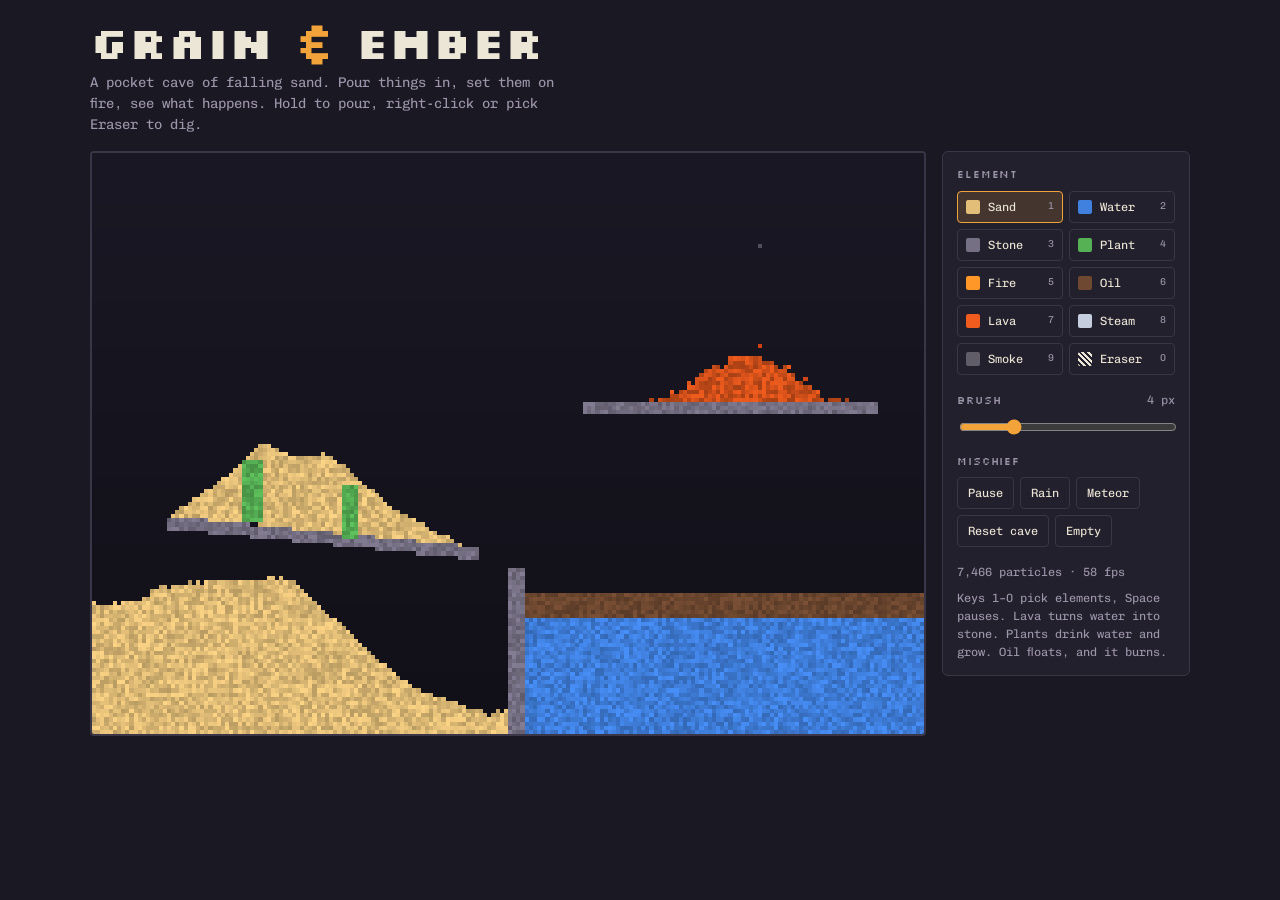
<file: index.html>
<!doctype html>
<html lang="en">
<head>
<meta charset="utf-8">
<meta name="viewport" content="width=device-width, initial-scale=1, viewport-fit=cover">
<title>Grain &amp; Ember</title>
<meta name="claude:viewport-fit-sides" content="cover">
<link rel="stylesheet" href="https://fonts.googleapis.com/css2?family=Silkscreen:wght@400;700&family=Chivo+Mono:wght@400;600&display=swap">
<style>
  /* Layout: a cave viewport with a tool rail on the right that stacks under it on phones */
  :root {
    --bg: #1a1822;
    --panel: #23202d;
    --line: #3a3647;
    --ink: #ece6d6;
    --muted: #9d96ab;
    --accent: #f2a33a;
    --display: "Silkscreen", "Courier New", monospace;
    --body: "Chivo Mono", ui-monospace, Menlo, Consolas, monospace;
    color-scheme: dark;
  }
  * { box-sizing: border-box; }
  body {
    margin: 0;
    background: var(--bg);
    color: var(--ink);
    font: 14px/1.5 var(--body);
    padding-left: max(16px, env(safe-area-inset-left, 0px));
    padding-right: max(16px, env(safe-area-inset-right, 0px));
    padding-block: 20px 32px;
  }
  .wrap { max-width: 1100px; margin: 0 auto; display: grid; gap: 16px; }
  header h1 {
    font-family: var(--display);
    font-weight: 700;
    font-size: clamp(28px, 5vw, 44px);
    line-height: 1;
    margin: 0;
    text-wrap: balance;
  }
  header h1 span { color: var(--accent); }
  header p { margin: 8px 0 0; color: var(--muted); max-width: 62ch; }
  .stage {
    display: grid;
    grid-template-columns: minmax(0, 1fr) 248px;
    gap: 16px;
    align-items: start;
  }
  @media (max-width: 760px) { .stage { grid-template-columns: minmax(0, 1fr); } }
  canvas {
    display: block;
    width: 100%;
    max-width: 100%;
    aspect-ratio: 200 / 140;
    image-rendering: pixelated;
    border: 2px solid var(--line);
    border-radius: 4px;
    background: var(--bg);
    touch-action: none;
    cursor: crosshair;
  }
  .rail {
    display: grid;
    gap: 16px;
    background: var(--panel);
    border: 1px solid var(--line);
    border-radius: 6px;
    padding: 14px;
  }
  .group { display: grid; gap: 8px; }
  .label {
    font-family: var(--display);
    font-size: 11px;
    letter-spacing: .08em;
    text-transform: uppercase;
    color: var(--muted);
  }
  .palette { display: grid; grid-template-columns: 1fr 1fr; gap: 6px; }
  @media (max-width: 760px) {
    .palette { grid-template-columns: repeat(auto-fill, minmax(120px, 1fr)); }
  }
  .el, .btn {
    font: inherit;
    font-size: 12px;
    color: var(--ink);
    background: transparent;
    border: 1px solid var(--line);
    border-radius: 4px;
    cursor: pointer;
  }
  .el {
    display: grid;
    grid-template-columns: 14px 1fr auto;
    align-items: center;
    gap: 8px;
    padding: 6px 8px;
    text-align: left;
  }
  .el i { width: 14px; height: 14px; border-radius: 2px; background: var(--c); }
  .el kbd { font-family: inherit; font-size: 10px; color: var(--muted); }
  .el:hover, .btn:hover { border-color: var(--muted); }
  .el[aria-pressed="true"], .btn[aria-pressed="true"] {
    border-color: var(--accent);
    background: color-mix(in srgb, var(--accent) 16%, transparent);
  }
  .actions { display: flex; flex-wrap: wrap; gap: 6px; }
  .btn { padding: 6px 10px; }
  :focus-visible { outline: 2px solid var(--accent); outline-offset: 2px; }
  input[type="range"] { width: 100%; accent-color: var(--accent); }
  .row { display: flex; justify-content: space-between; align-items: baseline; gap: 8px; }
  .stats, .hint { color: var(--muted); font-size: 12px; }
  .stats { font-variant-numeric: tabular-nums; }
  .hint { margin: 0; }
</style>
</head>
<body>
<div class="wrap">
  <header>
    <h1>Grain <span>&amp;</span> Ember</h1>
    <p>A pocket cave of falling sand. Pour things in, set them on fire, see what happens. Hold to pour, right-click or pick Eraser to dig.</p>
  </header>

  <div class="stage">
    <canvas id="cave" width="200" height="140" aria-label="Falling sand simulation"></canvas>

    <aside class="rail">
      <div class="group">
        <div class="label">Element</div>
        <div class="palette" id="palette"></div>
      </div>

      <div class="group">
        <div class="row">
          <label class="label" for="brush">Brush</label>
          <span class="stats" id="brushVal">4 px</span>
        </div>
        <input id="brush" type="range" min="1" max="14" value="4">
      </div>

      <div class="group">
        <div class="label">Mischief</div>
        <div class="actions">
          <button class="btn" id="pause" type="button" aria-pressed="false">Pause</button>
          <button class="btn" id="rain" type="button" aria-pressed="false">Rain</button>
          <button class="btn" id="meteor" type="button">Meteor</button>
          <button class="btn" id="reset" type="button">Reset cave</button>
          <button class="btn" id="clear" type="button">Empty</button>
        </div>
      </div>

      <div class="group">
        <div class="stats" id="stats">0 particles</div>
        <p class="hint">Keys 1–0 pick elements, Space pauses. Lava turns water into stone. Plants drink water and grow. Oil floats, and it burns.</p>
      </div>
    </aside>
  </div>
</div>

<script>
(() => {
  const W = 200, H = 140, N = W * H;
  const EMPTY = 0, SAND = 1, WATER = 2, STONE = 3, PLANT = 4, FIRE = 5,
        OIL = 6, LAVA = 7, STEAM = 8, SMOKE = 9, ERASE = 99;

  const COLOR = [
    null,
    [226, 190, 120], // sand
    [64, 128, 222],  // water
    [118, 112, 132], // stone
    [86, 176, 84],   // plant
    [255, 150, 40],  // fire
    [110, 72, 48],   // oil
    [240, 92, 30],   // lava
    [196, 206, 222], // steam
    [96, 92, 104],   // smoke
  ];
  const DENS = [0, 8, 4, Infinity, Infinity, 0.3, 3, 6, 0.2, 0.2];
  const SOLID = [false, false, false, true, true, false, false, false, false, false];

  const PALETTE = [
    { id: SAND, name: "Sand", key: "1" },
    { id: WATER, name: "Water", key: "2" },
    { id: STONE, name: "Stone", key: "3" },
    { id: PLANT, name: "Plant", key: "4" },
    { id: FIRE, name: "Fire", key: "5" },
    { id: OIL, name: "Oil", key: "6" },
    { id: LAVA, name: "Lava", key: "7" },
    { id: STEAM, name: "Steam", key: "8" },
    { id: SMOKE, name: "Smoke", key: "9" },
    { id: ERASE, name: "Eraser", key: "0" },
  ];

  const t = new Uint8Array(N);
  const life = new Uint8Array(N);
  const shade = new Uint8Array(N);
  const stamp = new Uint8Array(N);
  const NX = [-1, 0, 1, -1, 1, -1, 0, 1];
  const NY = [-1, -1, -1, 0, 0, 1, 1, 1];
  const rnd = Math.random;

  let frame = 1, tick = 0;
  let current = SAND, brush = 4, paused = false, raining = false;

  const at = (x, y) => (x < 0 || x >= W || y < 0 || y >= H) ? -1 : y * W + x;

  function lifeFor(type) {
    if (type === FIRE) return 40 + rnd() * 40;
    if (type === STEAM) return 80 + rnd() * 80;
    if (type === SMOKE) return 50 + rnd() * 50;
    return 0;
  }
  function setCell(i, type) {
    t[i] = type;
    life[i] = lifeFor(type);
    shade[i] = rnd() * 255;
    stamp[i] = frame;
  }
  function swap(i, j) {
    let a = t[i]; t[i] = t[j]; t[j] = a;
    a = life[i]; life[i] = life[j]; life[j] = a;
    a = shade[i]; shade[i] = shade[j]; shade[j] = a;
    stamp[j] = frame;
  }
  const sinksInto = (type, j) => j >= 0 && !SOLID[t[j]] && DENS[t[j]] < DENS[type];

  // ---- element rules ----
  function fall(x, y, i, type) {
    const d = at(x, y + 1);
    if (sinksInto(type, d) && (t[d] === EMPTY || rnd() < 0.6)) { swap(i, d); return d; }
    const s = rnd() < 0.5 ? -1 : 1;
    const a = at(x + s, y + 1);
    if (sinksInto(type, a)) { swap(i, a); return a; }
    const b = at(x - s, y + 1);
    if (sinksInto(type, b)) { swap(i, b); return b; }
    return -1;
  }

  function flow(x, y, i, type, spread) {
    if (fall(x, y, i, type) >= 0) return;
    const s = rnd() < 0.5 ? -1 : 1;
    let cur = i, cx = x;
    for (let k = 0; k < spread; k++) {
      const n = at(cx + s, y);
      if (!sinksInto(type, n)) break;
      swap(cur, n); cur = n; cx += s;
    }
  }

  function rise(x, y, i) {
    if (--life[i] === 0) {
      setCell(i, t[i] === STEAM && rnd() < 0.35 ? WATER : EMPTY);
      return;
    }
    const j = at(x + ((rnd() * 3) | 0) - 1, y - 1);
    if (j >= 0) {
      const b = t[j];
      if (b === EMPTY || ((b === WATER || b === OIL) && rnd() < 0.3)) { swap(i, j); return; }
    }
    const n = at(x + (rnd() < 0.5 ? -1 : 1), y);
    if (n >= 0 && t[n] === EMPTY) swap(i, n);
  }

  function burn(x, y, i) {
    if (--life[i] === 0) { setCell(i, rnd() < 0.25 ? SMOKE : EMPTY); return; }
    for (let k = 0; k < 8; k++) {
      const j = at(x + NX[k], y + NY[k]);
      if (j < 0) continue;
      const b = t[j];
      if (b === PLANT && rnd() < 0.05) setCell(j, FIRE);
      else if (b === OIL && rnd() < 0.15) { setCell(j, FIRE); life[j] += 30; }
      else if (b === WATER) {
        setCell(i, STEAM);
        if (rnd() < 0.5) setCell(j, STEAM);
        return;
      }
    }
    if (rnd() < 0.4) {
      const j = at(x + ((rnd() * 3) | 0) - 1, y - 1);
      if (j >= 0 && t[j] === EMPTY) swap(i, j);
    }
  }

  function grow(x, y) {
    if (rnd() > 0.1) return;
    const k = (rnd() * 8) | 0;
    const j = at(x + NX[k], y + NY[k]);
    if (j >= 0 && t[j] === WATER && rnd() < 0.3) setCell(j, PLANT);
  }

  function melt(x, y, i) {
    for (let k = 0; k < 8; k++) {
      const j = at(x + NX[k], y + NY[k]);
      if (j < 0) continue;
      const b = t[j];
      if (b === WATER) { setCell(i, STONE); setCell(j, STEAM); return; }
      if ((b === PLANT || b === OIL) && rnd() < 0.1) setCell(j, FIRE);
    }
    const up = at(x, y - 1);
    if (up >= 0 && t[up] === EMPTY && rnd() < 0.003) { setCell(up, FIRE); life[up] = 12; }
    if (rnd() < 0.4) flow(x, y, i, LAVA, 1);
  }

  function step() {
    frame = (frame % 255) + 1;
    for (let y = H - 1; y >= 0; y--) {
      const ltr = ((y + tick) & 1) === 0;
      for (let xi = 0; xi < W; xi++) {
        const x = ltr ? xi : W - 1 - xi;
        const i = y * W + x;
        const type = t[i];
        if (type === EMPTY || stamp[i] === frame) continue;
        switch (type) {
          case SAND: fall(x, y, i, SAND); break;
          case WATER: flow(x, y, i, WATER, 4); break;
          case OIL: flow(x, y, i, OIL, 3); break;
          case LAVA: melt(x, y, i); break;
          case PLANT: grow(x, y); break;
          case FIRE: burn(x, y, i); break;
          case STEAM: case SMOKE: rise(x, y, i); break;
        }
      }
    }
    if (raining) {
      for (let k = 0; k < 3; k++) {
        const j = at((rnd() * W) | 0, 0);
        if (t[j] === EMPTY) setCell(j, WATER);
      }
    }
    tick++;
  }

  // ---- drawing ----
  const canvas = document.getElementById("cave");
  const ctx = canvas.getContext("2d");
  const img = ctx.createImageData(W, H);
  const buf = new Uint32Array(img.data.buffer);
  const pack = (r, g, b) => ((255 << 24) | (b << 16) | (g << 8) | r) >>> 0;
  const BG = [];
  for (let y = 0; y < H; y++) {
    const f = y / H;
    BG.push([26 - 9 * f, 24 - 8 * f, 36 - 12 * f]);
  }
  const BGPACK = BG.map(c => pack(c[0], c[1], c[2]));
  const LUT = COLOR.map(c => {
    if (!c) return null;
    const out = new Uint32Array(256);
    for (let s = 0; s < 256; s++) {
      const f = 0.82 + (s / 255) * 0.3;
      out[s] = pack(Math.min(255, c[0] * f), Math.min(255, c[1] * f), Math.min(255, c[2] * f));
    }
    return out;
  });

  function render() {
    for (let y = 0, i = 0; y < H; y++) {
      const bg = BG[y];
      for (let x = 0; x < W; x++, i++) {
        const type = t[i];
        if (type === EMPTY) { buf[i] = BGPACK[y]; continue; }
        if (type === FIRE) {
          const l = Math.min(1, life[i] / 60);
          buf[i] = pack(255 - 50 * (1 - l), 50 + 170 * l, 20 + 70 * l * l);
        } else if (type === LAVA) {
          const f = 0.85 + 0.15 * Math.sin(tick * 0.08 + shade[i] * 0.1);
          buf[i] = pack(240 * f, 92 * f, 30 * f);
        } else if (type === STEAM || type === SMOKE) {
          const c = COLOR[type], a = Math.min(1, life[i] / 40) * 0.8;
          buf[i] = pack(bg[0] + (c[0] - bg[0]) * a, bg[1] + (c[1] - bg[1]) * a, bg[2] + (c[2] - bg[2]) * a);
        } else {
          buf[i] = LUT[type][shade[i]];
        }
      }
    }
    ctx.putImageData(img, 0, 0);
  }

  // ---- scenes ----
  function fillRect(x0, y0, x1, y1, type, density = 1) {
    for (let y = y0; y <= y1; y++)
      for (let x = x0; x <= x1; x++) {
        const j = at(x, y);
        if (j >= 0 && rnd() < density) setCell(j, type);
      }
  }
  function clearAll() { t.fill(0); life.fill(0); }
  function seed() {
    clearAll();
    for (let x = 18; x <= 92; x++) fillRect(x, 88 + ((x - 18) / 10 | 0), x, 90 + ((x - 18) / 10 | 0), STONE);
    fillRect(118, 60, 188, 62, STONE);
    fillRect(100, 100, 103, H - 1, STONE);
    fillRect(104, 112, W - 1, H - 1, WATER);
    fillRect(104, 106, W - 1, 111, OIL);
    fillRect(36, 74, 40, 88, PLANT);
    fillRect(60, 80, 63, 92, PLANT);
    fillRect(2, 100, 70, H - 1, SAND, 0.92);
    fillRect(30, 40, 70, 70, SAND, 0.5);
    fillRect(146, 48, 168, 59, LAVA);
  }

  function paint(cx, cy, erase) {
    const r = brush, type = erase ? ERASE : current;
    for (let dy = -r; dy <= r; dy++)
      for (let dx = -r; dx <= r; dx++) {
        if (dx * dx + dy * dy > r * r) continue;
        const j = at(cx + dx, cy + dy);
        if (j < 0) continue;
        if (type === ERASE) { t[j] = EMPTY; continue; }
        if (type === STONE || type === PLANT) {
          if (!SOLID[t[j]]) setCell(j, type);
        } else if (t[j] === EMPTY && rnd() < 0.45) {
          setCell(j, type);
        }
      }
  }

  // ---- pointer input ----
  let pointer = null; // { x, y, erase }
  function cellFrom(e) {
    const r = canvas.getBoundingClientRect();
    return {
      x: Math.floor((e.clientX - r.left - canvas.clientLeft) / canvas.clientWidth * W),
      y: Math.floor((e.clientY - r.top - canvas.clientTop) / canvas.clientHeight * H),
    };
  }
  canvas.addEventListener("pointerdown", e => {
    canvas.setPointerCapture(e.pointerId);
    const c = cellFrom(e);
    pointer = { ...c, erase: e.button === 2 };
    paint(c.x, c.y, pointer.erase);
  });
  canvas.addEventListener("pointermove", e => {
    if (!pointer) return;
    const c = cellFrom(e);
    const steps = Math.max(Math.abs(c.x - pointer.x), Math.abs(c.y - pointer.y), 1);
    for (let s = 1; s <= steps; s++) {
      paint(Math.round(pointer.x + (c.x - pointer.x) * s / steps),
            Math.round(pointer.y + (c.y - pointer.y) * s / steps), pointer.erase);
    }
    pointer.x = c.x; pointer.y = c.y;
  });
  const lift = () => { pointer = null; };
  canvas.addEventListener("pointerup", lift);
  canvas.addEventListener("pointercancel", lift);
  canvas.addEventListener("contextmenu", e => e.preventDefault());

  // ---- controls ----
  const paletteEl = document.getElementById("palette");
  const buttons = new Map();
  for (const p of PALETTE) {
    const b = document.createElement("button");
    b.type = "button";
    b.className = "el";
    b.id = "el-" + p.name.toLowerCase();
    const c = p.id === ERASE ? [26, 24, 36] : COLOR[p.id];
    b.style.setProperty("--c", `rgb(${c})`);
    if (p.id === ERASE) b.style.setProperty("--c", "repeating-linear-gradient(45deg, #ece6d6 0 2px, transparent 2px 4px)");
    b.innerHTML = `<i></i><span>${p.name}</span><kbd>${p.key}</kbd>`;
    b.addEventListener("click", () => choose(p.id));
    paletteEl.appendChild(b);
    buttons.set(p.id, b);
  }
  function choose(id) {
    current = id;
    for (const [k, b] of buttons) b.setAttribute("aria-pressed", String(k === id));
  }
  choose(SAND);

  const brushEl = document.getElementById("brush");
  const brushVal = document.getElementById("brushVal");
  brushEl.addEventListener("input", () => {
    brush = +brushEl.value;
    brushVal.textContent = brush + " px";
  });

  const pauseBtn = document.getElementById("pause");
  const rainBtn = document.getElementById("rain");
  function setPaused(v) {
    paused = v;
    pauseBtn.setAttribute("aria-pressed", String(v));
    pauseBtn.textContent = v ? "Resume" : "Pause";
  }
  pauseBtn.addEventListener("click", () => setPaused(!paused));
  rainBtn.addEventListener("click", () => {
    raining = !raining;
    rainBtn.setAttribute("aria-pressed", String(raining));
  });
  document.getElementById("meteor").addEventListener("click", () => {
    const cx = 20 + ((rnd() * (W - 40)) | 0);
    for (let dy = -4; dy <= 4; dy++)
      for (let dx = -4; dx <= 4; dx++)
        if (dx * dx + dy * dy <= 16) {
          const j = at(cx + dx, 6 + dy);
          if (j >= 0) setCell(j, LAVA);
        }
  });
  document.getElementById("reset").addEventListener("click", seed);
  document.getElementById("clear").addEventListener("click", clearAll);

  document.addEventListener("keydown", e => {
    if (e.target instanceof HTMLInputElement) return;
    const p = PALETTE.find(p => p.key === e.key);
    if (p) { choose(p.id); return; }
    if (e.key === " " && e.target === document.body) { e.preventDefault(); setPaused(!paused); }
  });

  // ---- loop ----
  const statsEl = document.getElementById("stats");
  let lastStat = performance.now(), frames = 0;
  function loop(now) {
    if (pointer) paint(pointer.x, pointer.y, pointer.erase);
    if (!paused) step();
    render();
    frames++;
    if (now - lastStat > 500) {
      let n = 0;
      for (let i = 0; i < N; i++) if (t[i]) n++;
      const fps = Math.round(frames * 1000 / (now - lastStat));
      statsEl.textContent = `${n.toLocaleString()} particles · ${paused ? "paused" : fps + " fps"}`;
      lastStat = now; frames = 0;
    }
    requestAnimationFrame(loop);
  }

  function start(data) {
    if (data && data.t && data.t.length === N) {
      t.set(data.t); life.set(data.life); shade.set(data.shade);
    } else {
      seed();
    }
    if (window.matchMedia("(prefers-reduced-motion: reduce)").matches) setPaused(true);
    requestAnimationFrame(loop);
  }

  const hot = window.claude?.hot;
  if (typeof hot?.snapshot === "function") {
    hot.snapshot(() => ({ t: Array.from(t), life: Array.from(life), shade: Array.from(shade) }));
  }
  if (hot?.ready) hot.ready(start); else start(hot?.data ?? {});
})();
</script>
</body>
</html>
</file>
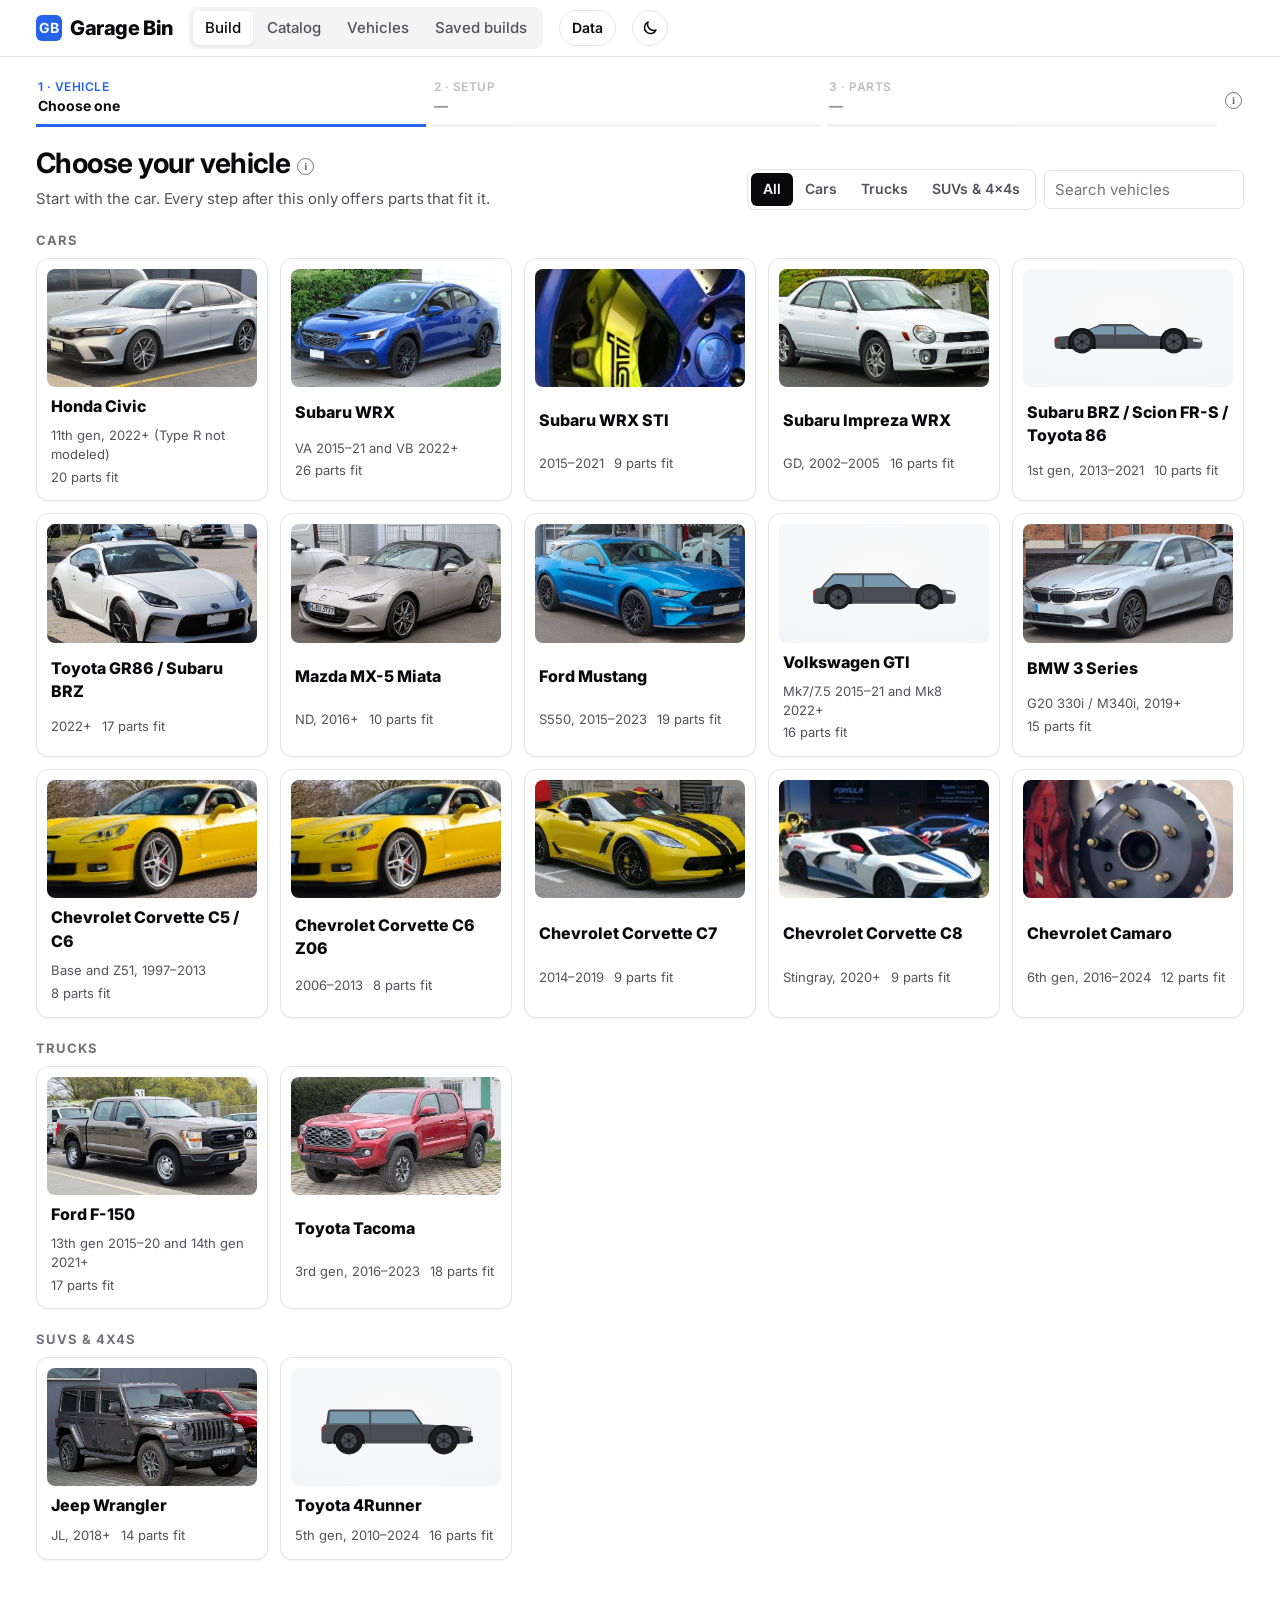
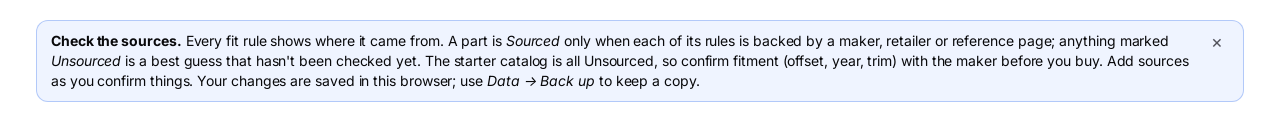
<file: garage/index.html>
<!doctype html>
<html lang="en">
<head>
<meta charset="utf-8">
<meta name="viewport" content="width=device-width, initial-scale=1">
<title>Garage Bin</title>
<link rel="icon" type="image/svg+xml" href="data:image/svg+xml,%3Csvg xmlns=%22http://www.w3.org/2000/svg%22 viewBox=%220 0 64 64%22%3E%3Crect width=%2264%22 height=%2264%22 rx=%2214%22 fill=%22%231f5fd6%22/%3E%3Ctext x=%2232%22 y=%2243%22 text-anchor=%22middle%22 font-family=%22Arial,Helvetica,sans-serif%22 font-size=%2228%22 font-weight=%22800%22 fill=%22%23fff%22%3EGB%3C/text%3E%3C/svg%3E">
<meta name="claude:viewport-fit-sides" content="cover">
<link rel="stylesheet" href="https://fonts.googleapis.com/css2?family=Inter:wght@400;500;600;700;800&display=swap">
<style>
  /* Layout: a product-customizer studio (stage + option rail + slot strip) over a plain parts database */
  :root {
    --bg: #f0f3f8;
    --panel: #ffffff;
    --panel-2: #f6f8fb;
    --ink: #17181a;
    --ink-2: #55585e;
    --ink-3: #8a8d93;
    --line: #dce2eb;
    --accent: #1f5fd6;
    --accent-ink: #ffffff;
    --accent-soft: #e8effc;
    --good: #1f8a4c;
    --bad: #c23a2b;
    --warn: #a86400;
    --stage-a: #ffffff;
    --stage-b: #e2e8f2;
    --gun-edge: rgba(0,0,0,0);
    --steel: #2b2c2f;
    --steel-2: #1c1d1f;
    --cut: #46484c;
    --shadow: 0 1px 2px rgba(0,0,0,.05), 0 8px 24px rgba(0,0,0,.06);
    --font: "Archivo", system-ui, -apple-system, "Segoe UI", sans-serif;
    --cond: "Archivo Narrow", "Arial Narrow", system-ui, sans-serif;
    color-scheme: light;
  }
  @media (prefers-color-scheme: dark) {
    :root:not([data-theme="light"]) {
      --bg: #0f1218;
      --panel: #171b23;
      --panel-2: #1d222c;
      --ink: #f1f0ed;
      --ink-2: #b4b6bb;
      --ink-3: #7c7f85;
      --line: #2a303b;
      --accent: #5b93f5; --accent-soft: #16233d;
      --good: #4cc483;
      --bad: #ff7a66;
      --warn: #f0a640;
      --stage-a: #3d4452;
      --gun-edge: rgba(255,255,255,.28);
      --stage-b: #1e2430;
      --steel: #0e0f10;
      --steel-2: #050506;
      --cut: #3a3c40;
      --shadow: 0 1px 2px rgba(0,0,0,.3), 0 8px 24px rgba(0,0,0,.3);
      color-scheme: dark;
    }
  }
  :root[data-theme="dark"] {
    --bg: #0f1218;
      --panel: #171b23;
      --panel-2: #1d222c;
      --ink: #f1f0ed;
      --ink-2: #b4b6bb;
      --ink-3: #7c7f85;
      --line: #2a303b;
      --accent: #5b93f5; --accent-soft: #16233d;
      --good: #4cc483;
      --bad: #ff7a66;
      --warn: #f0a640;
      --stage-a: #3d4452;
      --gun-edge: rgba(255,255,255,.28);
      --stage-b: #1e2430;
      --steel: #0e0f10;
      --steel-2: #050506;
      --cut: #3a3c40;
      --shadow: 0 1px 2px rgba(0,0,0,.3), 0 8px 24px rgba(0,0,0,.3);
      color-scheme: dark;
  }
  * { box-sizing: border-box; }
  [hidden] { display: none !important; }
  body { margin: 0; background: var(--bg); color: var(--ink); font: 15px/1.45 var(--font); }
  button, input, select, textarea { font: inherit; color: inherit; }
  a { color: inherit; }
  .wrap { max-width: 1240px; margin: 0 auto; padding-left: max(16px, env(safe-area-inset-left, 0px)); padding-right: max(16px, env(safe-area-inset-right, 0px)); }
  body::before { content: ""; position: fixed; inset: 0 0 auto; height: env(safe-area-inset-top, 0px); z-index: 30; background: var(--bg); }

  header.top { position: sticky; top: env(safe-area-inset-top, 0px); z-index: 20; background: color-mix(in srgb, var(--bg) 88%, transparent); backdrop-filter: blur(8px); border-bottom: 1px solid var(--line); }
  header.top .wrap { display: flex; align-items: center; gap: 16px; height: 56px; }
  .logo { font-weight: 800; letter-spacing: -.02em; font-size: 20px; display: flex; align-items: center; gap: 8px; white-space: nowrap; }
  .logo b { display: inline-grid; place-items: center; width: 26px; height: 26px; border-radius: 7px; background: var(--accent); color: var(--accent-ink); font-size: 14px; }
  nav.tabs { display: flex; gap: 2px; overflow-x: auto; scrollbar-width: none; flex: 1; }
  nav.tabs button { border: 0; background: none; padding: 8px 12px; border-radius: 999px; font-weight: 600; color: var(--ink-2); cursor: pointer; white-space: nowrap; }
  nav.tabs button[aria-selected="true"] { background: var(--ink); color: var(--bg); }
  details.menu { position: relative; }
  .themebtn { width: 36px; height: 36px; border-radius: 50%; border: 1px solid var(--line); background: var(--panel); color: var(--ink); display: grid; place-items: center; cursor: pointer; padding: 0; flex: none; }
  .themebtn:hover { border-color: var(--ink-3); }
  details.menu summary { list-style: none; cursor: pointer; padding: 7px 12px; border: 1px solid var(--line); border-radius: 999px; font-weight: 600; font-size: 14px; background: var(--panel); }
  details.menu summary::-webkit-details-marker { display: none; }
  details.menu .pop { position: absolute; right: 0; top: calc(100% + 6px); background: var(--panel); border: 1px solid var(--line); border-radius: 12px; box-shadow: var(--shadow); padding: 6px; min-width: 210px; display: grid; }
  details.menu .pop button { text-align: left; border: 0; background: none; padding: 9px 10px; border-radius: 8px; cursor: pointer; }
  details.menu .pop button:hover { background: var(--panel-2); }
  details.menu .pop hr { border: 0; border-top: 1px solid var(--line); margin: 4px 0; }

  .banner.foot { margin: 0 0 32px; }
  .banner { margin: 14px 0 0; padding: 10px 14px; border-radius: 12px; background: var(--accent-soft); border: 1px solid color-mix(in srgb, var(--accent) 30%, transparent); font-size: 14px; display: flex; gap: 12px; align-items: flex-start; }
  .banner p { margin: 0; flex: 1; }
  .x { border: 0; background: none; cursor: pointer; font-size: 18px; line-height: 1; color: var(--ink-2); padding: 2px 6px; }

  .btn { border: 1px solid var(--line); background: var(--panel); padding: 8px 14px; border-radius: 999px; font-weight: 600; cursor: pointer; font-size: 14px; white-space: nowrap; }
  .btn:hover { border-color: var(--ink-3); }
  .btn.primary { background: var(--accent); border-color: var(--accent); color: var(--accent-ink); }
  .btn.dark { background: var(--ink); border-color: var(--ink); color: var(--bg); }
  .btn.small { padding: 5px 10px; font-size: 13px; }
  .btn.danger { color: var(--bad); }
  .btn.dangerfill { background: var(--bad); border-color: var(--bad); color: var(--bg); }
  .muted { color: var(--ink-2); }
  .faint { color: var(--ink-3); }
  .badge { display: inline-block; font: 600 11px/1 var(--cond); letter-spacing: .04em; text-transform: uppercase; padding: 4px 6px; border-radius: 5px; background: var(--panel-2); border: 1px solid var(--line); color: var(--ink-2); vertical-align: 1px; }
  .badge.ok { color: var(--good); border-color: color-mix(in srgb, var(--good) 40%, transparent); }
  .chip { display: inline-block; padding: 3px 9px; border-radius: 999px; background: var(--panel-2); border: 1px solid var(--line); font-size: 12.5px; margin: 0 4px 4px 0; cursor: pointer; }
  .chip:hover { border-color: var(--ink-3); }
  .price { font-weight: 700; font-variant-numeric: tabular-nums; }
  .est { font-weight: 600; color: var(--ink-2); font-variant-numeric: tabular-nums; }

  input[type=text], input[type=number], input[type=date], input[type=url], input[type=search], select, textarea {
    background: var(--panel); border: 1px solid var(--line); border-radius: 10px; padding: 8px 10px; min-width: 0; width: 100%;
  }
  input:focus, select:focus, textarea:focus, button:focus-visible { outline: 2px solid var(--accent); outline-offset: 1px; }
  label.f { display: grid; gap: 4px; font-size: 13px; font-weight: 600; color: var(--ink-2); }

  main { padding: 16px 0 60px; }

  /* ---------- Build (customizer) ---------- */
  .build-head { display: flex; flex-wrap: wrap; gap: 12px; align-items: end; margin-bottom: 14px; }
  .build-head .f { flex: 1 1 220px; }
  .total { margin-left: auto; text-align: right; }
  .total .amt { font-size: 30px; font-weight: 800; letter-spacing: -.02em; line-height: 1; font-variant-numeric: tabular-nums; }
  .total .sub { font-size: 12.5px; color: var(--ink-2); margin-top: 4px; }
  .build-main { display: grid; grid-template-columns: minmax(0, 1fr) 360px; grid-template-areas: "stage picker" "strip strip"; gap: 16px; }
  .build-main .stage { grid-area: stage; }
  .build-main .picker { grid-area: picker; }
  .build-main .strip { grid-area: strip; }
  .stage { position: relative; border-radius: 20px; background: radial-gradient(120% 90% at 50% 35%, var(--stage-a), var(--stage-b)); box-shadow: var(--shadow); overflow: hidden; min-height: 320px; display: grid; }
  #svgHost, #setupHost { align-self: center; }
  .stage svg { width: 100%; height: auto; display: block; align-self: center; filter: drop-shadow(0 0 1.5px var(--gun-edge)); }
  .stage .floor { position: absolute; left: 10%; right: 10%; bottom: 8%; height: 18px; border-radius: 50%; background: radial-gradient(closest-side, rgba(0,0,0,.18), transparent); filter: blur(2px); pointer-events: none; }
  .stage .tag { position: absolute; left: 16px; top: 14px; font: 700 12px/1 var(--cond); letter-spacing: .08em; text-transform: uppercase; color: var(--ink-3); }
  .stage .tag strong { display: block; font: 800 22px/1.1 var(--font); letter-spacing: -.02em; text-transform: none; color: var(--ink); margin-top: 4px; }

  svg .base { transition: fill .35s ease; }
  svg .fin-a { fill: var(--fin-a, #2a2b2e); }
  svg .fin-b { fill: var(--fin-b, #2a2b2e); }
  svg .steel { fill: var(--steel); }
  svg .steel2 { fill: var(--steel-2); }
  svg .cut { fill: var(--cut); }
  svg .slot { cursor: pointer; }
  svg .slot.picked .tint { stroke: var(--accent); stroke-width: 2.5; }
  svg .slot.active .tint { stroke: var(--accent); stroke-width: 2.5; stroke-dasharray: 6 5; animation: march 1s linear infinite; }
  svg .acc { display: none; }
  svg .acc.on { display: inline; }
  svg .acc.on.fresh { animation: pop .35s ease; }
  svg .acc.ghost { display: inline; opacity: .35; }
  svg .acc.ghost .tint { stroke: var(--accent); stroke-width: 2; stroke-dasharray: 5 4; fill: none !important; }
  svg .acc.ghost .deco { display: none; }
  @keyframes march { to { stroke-dashoffset: -22; } }
  @keyframes pop { from { opacity: 0; transform: translateY(-6px); } to { opacity: 1; transform: none; } }
  svg .pin { cursor: pointer; }
  svg .pin circle { fill: var(--panel); stroke: var(--ink); stroke-width: 1.5; }
  svg .pin text { font: 700 12px var(--font); fill: var(--ink); text-anchor: middle; dominant-baseline: central; pointer-events: none; }
  svg .pin.done circle { fill: var(--ink); }
  svg .pin.done text { fill: var(--bg); }
  svg .pin.active circle { fill: var(--accent); stroke: var(--accent); }
  svg .pin.active text { fill: #fff; }
  svg .pin.empty { opacity: .45; }

  .picker { background: var(--panel); border-radius: 20px; box-shadow: var(--shadow); display: flex; flex-direction: column; min-height: 0; max-height: 640px; }
  .picker-head { padding: 14px 16px 10px; border-bottom: 1px solid var(--line); display: flex; align-items: center; gap: 8px; }
  .picker-head .step { font: 700 12px/1 var(--cond); letter-spacing: .08em; text-transform: uppercase; color: var(--ink-3); }
  .picker-head h2 { margin: 3px 0 0; font-size: 20px; letter-spacing: -.01em; }
  .picker-head .nav { margin-left: auto; display: flex; gap: 6px; }
  .round { width: 34px; height: 34px; border-radius: 50%; border: 1px solid var(--line); background: var(--panel); cursor: pointer; font-size: 16px; display: grid; place-items: center; }
  .round:disabled { opacity: .35; cursor: default; }
  .options { overflow-y: auto; padding: 10px; display: grid; gap: 8px; align-content: start; }
  .opt { text-align: left; border: 1.5px solid var(--line); background: var(--panel); border-radius: 14px; padding: 10px 12px; cursor: pointer; display: grid; grid-template-columns: 1fr auto; gap: 2px 10px; }
  .opt:hover { border-color: var(--ink-3); }
  .opt[aria-pressed="true"] { border-color: var(--accent); background: var(--accent-soft); box-shadow: inset 0 0 0 1px var(--accent); }
  .opt .brand { font: 700 11.5px/1.2 var(--cond); letter-spacing: .06em; text-transform: uppercase; color: var(--ink-3); }
  .opt .name { font-weight: 700; grid-column: 1; }
  .opt .meta { grid-column: 1 / -1; font-size: 12.5px; color: var(--ink-2); }
  .opt .p { grid-row: 1 / span 2; grid-column: 2; text-align: right; align-self: center; }
  .opt .p small { display: block; font-size: 11.5px; color: var(--ink-3); font-weight: 500; }
  .opt .more { grid-column: 1 / -1; font-size: 12.5px; color: var(--accent); text-decoration: underline; cursor: pointer; justify-self: start; background: none; border: 0; padding: 2px 0 0; }
  .empty-slot { padding: 18px 12px; text-align: center; color: var(--ink-2); font-size: 14px; }
  .swatches { display: flex; flex-wrap: wrap; gap: 10px; padding: 4px 2px 10px; }
  .sw { width: 44px; height: 44px; border-radius: 50%; border: 2px solid var(--panel); box-shadow: 0 0 0 1px var(--line); cursor: pointer; position: relative; }
  .sw[aria-pressed="true"] { box-shadow: 0 0 0 2px var(--accent); }
  .sw-label { font-size: 13px; font-weight: 600; color: var(--ink-2); margin: 6px 2px 2px; }

  .strip { display: flex; gap: 8px; overflow-x: auto; padding: 0 2px 4px; margin-top: -4px; scrollbar-width: thin; }
  .strip button { flex: 0 0 auto; border: 1.5px solid var(--line); background: var(--panel); border-radius: 999px; padding: 7px 12px 7px 7px; display: flex; gap: 8px; align-items: center; cursor: pointer; font-weight: 600; font-size: 14px; }
  .strip button .n { width: 22px; height: 22px; border-radius: 50%; display: grid; place-items: center; font-size: 12px; background: var(--panel-2); border: 1px solid var(--line); }
  .strip button.done .n { background: var(--ink); color: var(--bg); border-color: var(--ink); }
  .strip button[aria-current="true"] { border-color: var(--accent); }
  .strip button[aria-current="true"] .n { background: var(--accent); color: #fff; border-color: var(--accent); }
  .strip button.empty { opacity: .55; }

  .summary { margin-top: 12px; background: var(--panel); border-radius: 20px; box-shadow: var(--shadow); padding: 6px 16px; }
  .summary .row { display: grid; grid-template-columns: 120px 1fr auto; gap: 12px; padding: 10px 0; border-bottom: 1px solid var(--line); align-items: baseline; }
  .summary .row:last-child { border-bottom: 0; }
  .summary .slotname { font: 700 12px var(--cond); letter-spacing: .06em; text-transform: uppercase; color: var(--ink-3); }
  .summary .none { color: var(--ink-3); }
  .summary .actions { display: flex; flex-wrap: wrap; gap: 8px; padding: 12px 0; justify-content: flex-end; }

  .cfg { display: flex; flex-wrap: wrap; gap: 8px; width: 100%; }
  .cfg:empty { display: none; }
  .cfg .f { flex: 1 1 150px; max-width: 280px; }
  .fit { display: inline-block; font: 600 12px/1.2 var(--font); padding: 4px 8px; border-radius: 999px; white-space: normal; }
  .fit.ok { color: var(--good); background: color-mix(in srgb, var(--good) 12%, transparent); }
  .fit.fix, .fit.warn { color: var(--warn); background: color-mix(in srgb, var(--warn) 13%, transparent); }
  .fit.no, .fit.conflict { color: var(--bad); background: color-mix(in srgb, var(--bad) 12%, transparent); }
  .fit.unknown { color: var(--ink-2); background: var(--panel-2); }
  .opt .fitline { grid-column: 1 / -1; margin-top: 4px; }
  .opt.has-img { grid-template-columns: 64px 1fr auto; column-gap: 12px; }
  .opt.has-img .brand, .opt.has-img .name { grid-column: 2; }
  .opt.has-img .p { grid-column: 3; }
  .opt.has-img .fitline, .opt.has-img .meta, .opt.has-img .more { grid-column: 2 / -1; }
  .opt-img, .cat-img { width: 64px; height: 48px; border-radius: 8px; object-fit: contain; background: #fff; border: 1px solid var(--line); grid-column: 1; grid-row: 1 / span 3; align-self: start; }
  .opt-img.ph, .cat-img.ph { display: grid; place-items: center; background: var(--panel-2); color: var(--ink-3); font: 700 10px var(--cond); letter-spacing: .06em; text-transform: uppercase; }
  .pcell { display: flex; gap: 12px; align-items: flex-start; }
  .cat-img { flex: none; }
  .dlg-photo { margin: 0; display: grid; gap: 4px; justify-items: center; background: #fff; border: 1px solid var(--line); border-radius: 12px; padding: 10px; }
  .dlg-photo img { max-height: 220px; width: auto; max-width: 100%; object-fit: contain; }
  .dlg-photo figcaption { font-size: 12px; color: #6b6e74; justify-self: end; }
  .dlg-photo figcaption a { color: inherit; }
  .opt .brand .fit { text-transform: none; letter-spacing: 0; font: 600 11px/1.2 var(--font); padding: 2px 6px; margin-left: 4px; vertical-align: 1px; }
  .opt .why { font-size: 12.5px; color: var(--ink-2); margin-top: 3px; }
  .opt.nofit { opacity: .72; }
  svg .pin.warn circle { stroke: var(--warn); stroke-width: 3; }
  svg .pin.bad circle { stroke: var(--bad); stroke-width: 3; }
  .strip button.warn .n { background: var(--warn); border-color: var(--warn); color: #fff; }
  .strip button.bad .n { background: var(--bad); border-color: var(--bad); color: #fff; }
  .summary .subhead { font: 700 12px var(--cond); letter-spacing: .08em; text-transform: uppercase; color: var(--ink-3); padding: 14px 0 2px; }
  .cols { display: grid; grid-template-columns: 1fr 1fr; gap: 12px; margin-top: 12px; align-items: start; }
  .panel { background: var(--panel); border-radius: 20px; box-shadow: var(--shadow); padding: 14px 16px 16px; }
  .panel-head { display: flex; align-items: center; gap: 10px; justify-content: space-between; margin-bottom: 8px; }
  .panel-head h3 { margin: 0; font-size: 18px; letter-spacing: -.01em; }
  .issue { display: grid; grid-template-columns: 24px 1fr; gap: 10px; padding: 10px 0; border-bottom: 1px solid var(--line); }
  .issue .ic { width: 24px; height: 24px; border-radius: 50%; display: grid; place-items: center; font-size: 12px; font-weight: 800; color: #fff; }
  .ic.no, .ic.conflict { background: var(--bad); } .ic.fix, .ic.warn { background: var(--warn); } .ic.unknown { background: var(--ink-3); }
  .issue .fixes { display: flex; flex-wrap: wrap; gap: 6px; margin-top: 8px; }
  .plan-meta { display: flex; flex-wrap: wrap; gap: 8px; margin-bottom: 10px; }
  .meta-box { background: var(--panel-2); border: 1px solid var(--line); border-radius: 12px; padding: 8px 12px; flex: 1 1 110px; }
  .meta-box span { display: block; font: 700 11px var(--cond); letter-spacing: .06em; text-transform: uppercase; color: var(--ink-3); }
  .meta-box b { font-size: 15px; }
  .tools { margin-bottom: 6px; } .tools .chip { cursor: default; }
  ol.steps { list-style: none; padding: 0; margin: 0; }
  ol.steps li { display: grid; grid-template-columns: 22px 1fr auto; gap: 10px; padding: 10px 0; border-bottom: 1px solid var(--line); align-items: start; }
  ol.steps li:last-child { border-bottom: 0; }
  ol.steps input { margin-top: 3px; width: 16px; height: 16px; accent-color: var(--accent); }
  ol.steps li.done .txt { text-decoration: line-through; color: var(--ink-3); }
  ol.steps .src { font-size: 12px; color: var(--ink-3); margin-top: 2px; }
  .lvl { display: inline-block; font: 700 11px/1 var(--cond); letter-spacing: .04em; text-transform: uppercase; padding: 4px 6px; border-radius: 5px; white-space: nowrap; }
  .lvl.l1 { color: var(--good); background: color-mix(in srgb, var(--good) 12%, transparent); }
  .lvl.l2 { color: var(--ink-2); background: var(--panel-2); border: 1px solid var(--line); }
  .lvl.l3 { color: var(--warn); background: color-mix(in srgb, var(--warn) 13%, transparent); }
  .lvl.l4 { color: var(--bad); background: color-mix(in srgb, var(--bad) 12%, transparent); }
  .lvl-text.l3 { color: var(--warn); } .lvl-text.l4 { color: var(--bad); }
  .rules ul { margin: 0; padding-left: 18px; display: grid; gap: 4px; font-size: 14px; }
  ol.psteps { margin: 0; padding-left: 20px; display: grid; gap: 8px; font-size: 14px; }
  details.adv summary { cursor: pointer; font-size: 14px; font-weight: 600; color: var(--ink-2); }

  .srcline { font-size: 12.5px; margin-top: 3px; }
  a.srcl { color: var(--good); text-decoration: none; font-weight: 600; white-space: nowrap; }
  a.srcl:hover { text-decoration: underline; }
  a.srcl.bad, .bad-t { color: var(--bad); }
  .coverage { margin-top: 12px; padding-top: 12px; border-top: 1px solid var(--line); display: grid; gap: 4px; }
  .coverage a { color: inherit; }
  .covbar { height: 6px; border-radius: 3px; background: var(--panel-2); border: 1px solid var(--line); overflow: hidden; }
  .covbar span { display: block; height: 100%; background: var(--good); }
  ul.rlist { list-style: none; margin: 0; padding: 0; display: grid; gap: 8px; font-size: 14px; }
  ul.rlist li { display: grid; grid-template-columns: 20px 1fr; gap: 8px; }
  .rs { width: 20px; height: 20px; border-radius: 50%; display: grid; place-items: center; font-size: 11px; font-weight: 800; color: #fff; background: var(--ink-3); }
  .rs.ok { background: var(--good); } .rs.disputed { background: var(--bad); }
  .sources { display: grid; gap: 8px; }
  .src { border: 1px solid var(--line); border-radius: 12px; padding: 10px 12px; display: grid; gap: 4px; }
  .src-top { display: flex; gap: 8px; align-items: center; flex-wrap: wrap; font-weight: 600; }
  .src-top a { flex: 1; min-width: 0; overflow-wrap: anywhere; }
  .src blockquote { margin: 0; padding-left: 10px; border-left: 3px solid var(--line); color: var(--ink-2); font-size: 13.5px; }
  .src-note { font-size: 13px; color: var(--warn); }
  details.addsrc summary { list-style: none; display: inline-block; }
  details.addsrc summary::-webkit-details-marker { display: none; }
  .srcform { display: grid; grid-template-columns: 1fr 1fr; gap: 8px; margin-top: 10px; }
  .srcform .wide { grid-column: 1 / -1; }
  .srcform .cks { display: grid; grid-template-columns: repeat(auto-fill, minmax(180px, 1fr)); gap: 4px 10px; font-size: 14px; }
  .srcform .cks label { display: flex; gap: 6px; align-items: center; }

  .viewseg { position: absolute; top: 12px; right: 12px; z-index: 2; }
  .viewseg button { padding: 5px 11px; font-size: 13px; }
  .stage-cap { position: absolute; left: 16px; right: 16px; bottom: 14px; text-align: center; font-size: 14px; color: var(--ink-2); text-wrap: balance; }
  .stepper { display: flex; gap: 6px; margin: 0 0 16px; overflow-x: auto; scrollbar-width: none; }
  .stepper button { flex: 1 1 0; min-width: 150px; text-align: left; border: 0; border-bottom: 3px solid var(--line); background: none; padding: 6px 2px 8px; cursor: pointer; display: grid; gap: 2px; }
  .stepper button:disabled { cursor: default; opacity: .45; }
  .stepper .k { font: 700 12px var(--cond); letter-spacing: .08em; text-transform: uppercase; color: var(--ink-3); }
  .stepper .v { font-weight: 700; font-size: 14px; white-space: nowrap; overflow: hidden; text-overflow: ellipsis; }
  .stepper button.done { border-bottom-color: var(--ink); }
  .stepper button[aria-current="step"] { border-bottom-color: var(--accent); }
  .stepper button[aria-current="step"] .k { color: var(--accent); }
  .pick-head { display: flex; flex-wrap: wrap; gap: 12px 24px; align-items: end; justify-content: space-between; margin-bottom: 14px; }
  .pick-head h1 { margin: 0; font-size: 28px; letter-spacing: -.02em; text-wrap: balance; }
  .pick-head p { margin: 4px 0 0; }
  .pick-tools { display: flex; gap: 8px; flex-wrap: wrap; align-items: center; }
  .pick-tools input { width: 200px; }
  .seg { display: inline-flex; border: 1px solid var(--line); border-radius: 999px; padding: 3px; background: var(--panel); }
  .seg button { border: 0; background: none; padding: 6px 12px; border-radius: 999px; font-weight: 600; font-size: 14px; color: var(--ink-2); cursor: pointer; }
  .seg button[aria-pressed="true"] { background: var(--ink); color: var(--bg); }
  .pick-grid { display: grid; grid-template-columns: repeat(auto-fill, minmax(230px, 1fr)); gap: 12px; }
  .gun { text-align: left; border: 1.5px solid transparent; background: var(--panel); border-radius: 18px; padding: 10px; box-shadow: var(--shadow); cursor: pointer; display: grid; gap: 8px; }
  .gun:hover { border-color: var(--ink-3); }
  .gun[aria-current="true"] { border-color: var(--accent); }
  .gun .thumb { border-radius: 12px; background: radial-gradient(120% 90% at 50% 35%, var(--stage-a), var(--stage-b)); aspect-ratio: 16 / 9; display: grid; place-items: center; overflow: hidden; }
  .gun .thumb img { width: 100%; height: 100%; object-fit: cover; display: block; }
  .gun .thumb svg { width: 88%; height: auto; filter: drop-shadow(0 0 1.5px var(--gun-edge)); }
  .gun .nm { font-weight: 800; font-size: 16px; padding: 0 4px; }
  .gun .meta { font-size: 13px; color: var(--ink-2); padding: 0 4px 4px; display: flex; flex-wrap: wrap; gap: 4px 10px; }
  .optgroup { display: grid; gap: 6px; padding: 4px 2px 8px; }
  .choices { display: grid; gap: 6px; }
  .choice { text-align: left; border: 1.5px solid var(--line); background: var(--panel); border-radius: 12px; padding: 9px 12px; font-weight: 600; cursor: pointer; }
  .choice:hover { border-color: var(--ink-3); }
  .choice[aria-pressed="true"] { border-color: var(--accent); background: var(--accent-soft); box-shadow: inset 0 0 0 1px var(--accent); }
  .facts { border-top: 1px solid var(--line); padding-top: 10px; display: grid; gap: 4px; font-size: 13.5px; }
  .facts .row { display: flex; gap: 8px; justify-content: space-between; }
  .facts .row span:first-child { color: var(--ink-3); }
  .facts .row span:last-child { text-align: right; }
  .setup-foot { display: flex; gap: 8px; justify-content: space-between; padding: 12px 14px; border-top: 1px solid var(--line); margin-top: auto; }
  .gunchip { display: grid; gap: 1px; flex: 1 1 240px; }
  .gunchip .lbl { font-size: 13px; font-weight: 600; color: var(--ink-2); }
  .gunchip strong { font-size: 20px; letter-spacing: -.01em; }
  .gunchip .muted { font-size: 13.5px; }
  .gunchip .links { display: flex; gap: 14px; margin-top: 2px; }
  .linkbtn { border: 0; background: none; padding: 0; color: var(--accent); font-weight: 600; font-size: 13.5px; cursor: pointer; text-decoration: underline; text-underline-offset: 2px; }

  .tip { width: 17px; height: 17px; border-radius: 50%; border: 1.5px solid currentColor; background: none; color: var(--ink-3); font: 700 11px/1 Georgia, "Times New Roman", serif; display: inline-grid; place-items: center; cursor: help; padding: 0; margin-left: 7px; vertical-align: 3px; flex: none; }
  .tip:hover, .tip[aria-expanded="true"] { color: var(--accent); border-color: var(--accent); }
  #tipPop { position: fixed; z-index: 60; max-width: min(290px, calc(100vw - 24px)); background: var(--ink); color: var(--bg); padding: 9px 12px; border-radius: 10px; font-size: 13.5px; line-height: 1.4; box-shadow: var(--shadow); pointer-events: none; }
  .steptip { display: grid; place-items: center; padding: 0 2px; }
  .stepper .steptip .tip { flex: none; min-width: 0; width: 17px; height: 17px; padding: 0; border: 1.5px solid currentColor; border-radius: 50%; display: inline-grid; place-items: center; margin: 0; }
  #stage.rear { padding-bottom: 34px; }
  .buildbar { position: sticky; top: calc(env(safe-area-inset-top, 0px) + 57px); z-index: 15; display: flex; align-items: center; gap: 14px; padding: 10px 0; margin: -6px 0 14px; background: var(--bg); border-bottom: 1px solid var(--line); }
  .bb-gun { display: grid; min-width: 0; flex: 1 1 auto; line-height: 1.25; }
  .bb-gun strong { font-size: 17px; letter-spacing: -.01em; }
  .bb-cfg { font-size: 13px; color: var(--ink-2); white-space: nowrap; overflow: hidden; text-overflow: ellipsis; }
  .bb-gun .links { display: flex; gap: 12px; }
  .bb-name { width: 200px; flex: 0 1 200px; }
  .bb-fit { border: 0; background: none; padding: 0; cursor: pointer; flex: none; }
  .buildbar .total { margin-left: 0; flex: none; width: auto !important; text-align: right !important; }
  .buildbar .total .amt { font-size: 24px; display: flex; align-items: center; justify-content: flex-end; }
  .buildbar .total .sub { font-size: 12px; margin-top: 2px; }
  .bb-actions { display: flex; gap: 6px; flex: none; }
  .viewbox { position: absolute; top: 12px; right: 12px; z-index: 2; display: flex; align-items: center; }
  .viewbox .viewseg { position: static; }
  .picker-head h2 { display: flex; align-items: center; }
  .mtabs, #pList .mname { display: none; }
  .build-main > * { min-width: 0; }

  /* ---------- Catalog ---------- */
  .toolbar { display: grid; grid-template-columns: 2fr repeat(4, 1fr); gap: 8px; margin-bottom: 10px; }
  .count-row { display: flex; align-items: center; gap: 10px; margin: 4px 0 10px; font-size: 14px; color: var(--ink-2); flex-wrap: wrap; }
  .count-row .btn { margin-left: auto; }
  table.parts { width: 100%; border-collapse: collapse; background: var(--panel); border-radius: 16px; overflow: hidden; box-shadow: var(--shadow); }
  table.parts th { text-align: left; font: 700 12px var(--cond); letter-spacing: .06em; text-transform: uppercase; color: var(--ink-3); padding: 10px 12px; border-bottom: 1px solid var(--line); background: var(--panel-2); }
  table.parts td { padding: 10px 12px; border-bottom: 1px solid var(--line); vertical-align: top; }
  table.parts tr:last-child td { border-bottom: 0; }
  table.parts tbody tr { cursor: pointer; }
  table.parts tbody tr:hover td { background: var(--panel-2); }
  table.parts .pn { font-weight: 700; }
  table.parts .pb { font: 700 11.5px var(--cond); letter-spacing: .06em; text-transform: uppercase; color: var(--ink-3); }
  table.parts .num { text-align: right; white-space: nowrap; }

  /* ---------- Vehicles + builds ---------- */
  .grid { display: grid; grid-template-columns: repeat(auto-fill, minmax(250px, 1fr)); gap: 12px; }
  .card { background: var(--panel); border-radius: 16px; box-shadow: var(--shadow); padding: 14px; display: grid; gap: 6px; align-content: start; }
  .card h3 { margin: 0; font-size: 17px; }
  .card .row { display: flex; gap: 6px; flex-wrap: wrap; margin-top: 6px; }
  h2.sec { font-size: 13px; font: 700 13px var(--cond); letter-spacing: .08em; text-transform: uppercase; color: var(--ink-3); margin: 22px 0 10px; }
  .addbox { background: var(--panel); border-radius: 16px; box-shadow: var(--shadow); padding: 14px; display: grid; grid-template-columns: 2fr 1fr 2fr; gap: 10px; align-items: end; }
  .dots { display: flex; gap: 4px; }
  .dots span { width: 14px; height: 14px; border-radius: 50%; box-shadow: 0 0 0 1px var(--line); }

  /* ---------- Dialogs ---------- */
  dialog { border: 0; border-radius: 20px; padding: 0; width: min(720px, calc(100vw - 24px)); max-height: calc(100vh - 40px); background: var(--panel); color: var(--ink); box-shadow: 0 20px 60px rgba(0,0,0,.35); }
  dialog::backdrop { background: rgba(10,10,12,.5); }
  .dlg-head { padding: 16px 18px 12px; border-bottom: 1px solid var(--line); display: flex; gap: 12px; align-items: flex-start; position: sticky; top: 0; background: var(--panel); z-index: 1; }
  .dlg-head h2 { margin: 2px 0 0; font-size: 21px; letter-spacing: -.01em; }
  .dlg-body { padding: 14px 18px 18px; display: grid; gap: 14px; }
  .dlg-body h4 { margin: 0 0 6px; font: 700 12px var(--cond); letter-spacing: .08em; text-transform: uppercase; color: var(--ink-3); }
  table.prices { width: 100%; border-collapse: collapse; font-size: 14px; }
  table.prices th { text-align: left; font: 700 11.5px var(--cond); letter-spacing: .06em; text-transform: uppercase; color: var(--ink-3); padding: 6px 6px; border-bottom: 1px solid var(--line); }
  table.prices td { padding: 7px 6px; border-bottom: 1px solid var(--line); }
  table.prices tr.best td { background: color-mix(in srgb, var(--good) 10%, transparent); }
  .up { color: var(--bad); font-size: 12.5px; }
  .down { color: var(--good); font-size: 12.5px; }
  .pform { display: grid; grid-template-columns: 1.4fr .8fr 1fr; gap: 8px; align-items: end; }
  .pform .wide { grid-column: span 2; }
  .form-grid { display: grid; grid-template-columns: 1fr 1fr; gap: 10px; }
  .form-grid .full { grid-column: 1 / -1; }
  .fits-box { border: 1px solid var(--line); border-radius: 12px; padding: 10px; display: grid; gap: 8px; max-height: 240px; overflow: auto; }
  .fits-box .grp { font: 700 11.5px var(--cond); letter-spacing: .06em; text-transform: uppercase; color: var(--ink-3); }
  .fits-box .cks { display: grid; grid-template-columns: repeat(auto-fill, minmax(190px, 1fr)); gap: 4px 10px; }
  .fits-box label { display: flex; gap: 6px; align-items: center; font-size: 14px; }
  .dlg-foot { display: flex; gap: 8px; justify-content: flex-end; flex-wrap: wrap; }
  dialog.ask { width: min(440px, calc(100vw - 32px)); }
  .toast { position: fixed; left: 50%; bottom: 20px; transform: translateX(-50%); background: var(--ink); color: var(--bg); padding: 10px 16px; border-radius: 999px; font-weight: 600; font-size: 14px; z-index: 50; box-shadow: var(--shadow); }

  @media (max-width: 899px) {
    .buildbar { gap: 10px; padding: 8px 0; }
    .bb-name, .bb-gun .links, #bbPlan, .buildbar .total .sub, .buildbar .total .tip { display: none; }
    .bb-gun strong { font-size: 15px; }
    .buildbar .total .amt { font-size: 19px; }
    #bParts .build-main .stage { position: sticky; top: calc(env(safe-area-inset-top, 0px) + 57px + 54px); z-index: 5; box-shadow: 0 6px 14px rgba(0,0,0,.08); }
    #bParts .stage svg { max-height: 28vh; width: auto; max-width: 100%; margin: 0 auto; }
    #bParts .stage { padding-top: 30px; padding-bottom: 6px; }
    .stage .tag { top: 10px; } .stage .tag strong { display: none; }
    .viewbox { top: 6px; right: 8px; }
    #bParts .opt .meta { display: none; }
    #bParts .picker { box-shadow: none; background: transparent; }
    #bParts .picker-head { padding: 8px 2px; }
    #bParts .options { padding: 4px 0; }
    .mtabs { display: flex; width: 100%; margin: 14px 0 10px; }
    .mtabs button { flex: 1; }
    .mtabs button[aria-selected="true"] { background: var(--ink); color: var(--bg); }
    #pList .mname { display: grid; padding: 12px 0 4px; }
    #bParts .cols { display: block; margin-top: 0; }
    #bParts[data-mp="list"] #pFit, #bParts[data-mp="list"] #pPlan,
    #bParts[data-mp="fit"] #pList, #bParts[data-mp="fit"] #pPlan,
    #bParts[data-mp="plan"] #pList, #bParts[data-mp="plan"] #pFit { display: none; }
    #bParts .summary { margin-top: 0; }
  }
  @media (max-width: 900px) {
    .build-main { grid-template-columns: 1fr; grid-template-areas: "stage" "strip" "picker"; gap: 10px; }
    .picker { max-height: none; }
    .toolbar { grid-template-columns: 1fr 1fr; }
    .toolbar .q { grid-column: 1 / -1; }
    .addbox { grid-template-columns: 1fr 1fr; }
    .addbox .full { grid-column: 1 / -1; }
    .cols { grid-template-columns: 1fr; }
  }
  @media (max-width: 640px) {
    .logo span { display: none; }
    .total { margin-left: 0; text-align: left; width: 100%; }
    .stage { min-height: 0; border-radius: 16px; padding-top: 34px; }
    svg .pin circle { r: 24px; stroke-width: 2.5; }
    svg .pin text { font-size: 22px; }
    .stage .tag strong { font-size: 17px; }
    .pick-head h1 { font-size: 23px; }
    .pick-tools, .pick-tools input { width: 100%; }
    .seg { width: 100%; } .seg button { flex: 1; padding: 6px 4px; }
    .pick-grid { grid-template-columns: 1fr 1fr; gap: 8px; }
    .gun { padding: 6px; } .gun .nm { font-size: 14px; } .gun .meta { font-size: 12px; }
    .stepper button { min-width: 110px; }
    .summary .row { grid-template-columns: 1fr auto; }
    .summary .slotname { grid-column: 1 / -1; }
    table.parts thead { display: none; }
    table.parts, table.parts tbody, table.parts tr, table.parts td { display: block; width: 100%; }
    table.parts tr { border-bottom: 1px solid var(--line); padding: 8px 0; }
    table.parts td { border: 0; padding: 2px 12px; }
    table.parts td.num { text-align: left; }
    table.parts td.cat::before { content: ""; }
    .pform, .form-grid { grid-template-columns: 1fr; }
    .pform .wide { grid-column: auto; }
  }

  /* ---------- shadcn/ui look (blue theme) ---------- */
  :root {
    --bg: #ffffff; --panel: #ffffff; --panel-2: #f4f4f5; --ink: #09090b; --ink-2: #52525b; --ink-3: #71717a; --line: #e4e4e7;
    --accent: #2563eb; --accent-ink: #f8fafc; --accent-soft: #eff4ff; --stage-a: #fafafa; --stage-b: #f1f3f7;
    --shadow: 0 1px 2px 0 rgba(0,0,0,.05); --radius: 8px;
    --font: "Inter", system-ui, -apple-system, "Segoe UI", sans-serif; --cond: "Inter", system-ui, sans-serif;
  }
  @media (prefers-color-scheme: dark) { :root:not([data-theme="light"]) {
    --bg: #09090b; --panel: #09090b; --panel-2: #18181b; --ink: #fafafa; --ink-2: #a1a1aa; --ink-3: #8b8b94; --line: #27272a;
    --accent: #3b82f6; --accent-ink: #0b1220; --accent-soft: #172036; --stage-a: #1c1f26; --stage-b: #111318; --shadow: none; } }
  :root[data-theme="dark"] {
    --bg: #09090b; --panel: #09090b; --panel-2: #18181b; --ink: #fafafa; --ink-2: #a1a1aa; --ink-3: #8b8b94; --line: #27272a;
    --accent: #3b82f6; --accent-ink: #0b1220; --accent-soft: #172036; --stage-a: #1c1f26; --stage-b: #111318; --shadow: none; }
  body { font-family: var(--font); letter-spacing: -.005em; }
  .stage, .picker, .summary, .panel, .card, .gun, .addbox, .buildbar, dialog { border-radius: 12px !important; border: 1px solid var(--line); box-shadow: var(--shadow) !important; }
  .gun .thumb { border-radius: 8px; }
  .btn { border-radius: var(--radius); font-weight: 500; height: 36px; padding: 0 16px; display: inline-flex; align-items: center; gap: 6px; box-shadow: var(--shadow); transition: background .15s, border-color .15s; }
  .btn:hover { background: var(--panel-2); border-color: var(--line); }
  .btn.small { height: 32px; padding: 0 12px; font-size: 13px; }
  .btn.primary { box-shadow: none; } .btn.primary:hover { background: color-mix(in srgb, var(--accent) 90%, var(--bg)); border-color: transparent; }
  .btn.dark:hover { background: color-mix(in srgb, var(--ink) 90%, var(--bg)); }
  nav.tabs { background: var(--panel-2); padding: 4px; border-radius: var(--radius); flex: 0 1 auto; }
  nav.tabs button { border-radius: 6px; font-weight: 500; padding: 6px 12px; }
  nav.tabs button[aria-selected="true"] { background: var(--bg); color: var(--ink); box-shadow: 0 1px 3px rgba(0,0,0,.1); }
  .seg { border-radius: var(--radius) !important; }
  .seg button { border-radius: 6px !important; }
  input, select, textarea { border-radius: 6px !important; border: 1px solid var(--line) !important; background: transparent; }
  input:focus, select:focus, textarea:focus, button:focus-visible { outline: 2px solid color-mix(in srgb, var(--accent) 45%, transparent); outline-offset: 2px; }
  .opt { border-radius: var(--radius); border-width: 1px; }
  .opt:hover { background: var(--panel-2); }
  .opt[aria-pressed="true"] { background: var(--accent-soft); box-shadow: 0 0 0 1px var(--accent); }
  .fit, .chip, .lvl { border-radius: 6px !important; font-weight: 600; }
  .stage .tag, .picker-head .step, .opt .brand, .summary .slotname, .stepper .k { letter-spacing: .04em; font-weight: 600; }
  .stage .tag strong, h1, h2 { letter-spacing: -.025em; font-weight: 700; }
  .strip button { border-radius: 999px; }
  .banner { border-radius: 12px; }
  .logo b { border-radius: 6px; }
  .gun .thumb { overflow: hidden; }
</style>
</head>
<body>
<header class="top">
  <div class="wrap">
    <div class="logo"><b>GB</b><span>Garage Bin</span></div>
    <nav class="tabs" role="tablist">
      <button role="tab" data-view="build" aria-selected="true">Build</button>
      <button role="tab" data-view="catalog" aria-selected="false">Catalog</button>
      <button role="tab" data-view="firearms" aria-selected="false">Vehicles</button>
      <button role="tab" data-view="builds" aria-selected="false">Saved builds</button>
    </nav>
    <details class="menu" id="dataMenu">
      <summary>Data</summary>
      <div class="pop">
        <button data-act="export-json">Back up everything (JSON)</button>
        <button data-act="export-csv">Parts &amp; prices as CSV</button>
        <button data-act="import-json">Restore from a backup…</button>
        <hr>
        <button data-act="reset" class="danger">Reset to starter data</button>
      </div>
    </details>
    <button type="button" class="themebtn" id="themeBtn" aria-label="Switch to dark mode"></button>
    <input type="file" id="importFile" accept="application/json,.json" hidden>
  </div>
</header>



<main class="wrap">
  <!-- Build -->
  <section id="view-build">
    <nav class="stepper" id="stepper" aria-label="Build steps"></nav>

    <div id="bPick">
      <div class="pick-head">
        <div>
          <h1>Choose your vehicle<button type="button" class="tip" aria-label="More info" data-tip="Every later step only offers parts that fit the vehicle you pick here.">i</button></h1>
          <p class="muted">Start with the car. Every step after this only offers parts that fit it.</p>
        </div>
        <div class="pick-tools">
          <div class="seg" id="pickType" role="group" aria-label="Vehicle type"></div>
          <input type="search" id="pickQ" placeholder="Search vehicles" aria-label="Search vehicles">
        </div>
      </div>
      <div id="pickGrid"></div>
    </div>

    <div id="bSetup" hidden>
      <div class="build-main">
        <div class="stage">
          <div class="tag"><span id="setupType">Car</span><strong id="setupName">—</strong></div>
          <div class="floor"></div>
          <div id="setupHost"></div>
        </div>
        <aside class="picker">
          <div class="picker-head"><div><div class="step">Set it up</div><h2>Which version do you have?<button type="button" class="tip" aria-label="More info" data-tip="These choices decide what fits. For example, the Si has a manual and a turbo, so it takes a clutch and a downpipe; the LX's 16" wheels won't clear a big brake kit.">i</button></h2></div></div>
          <div class="options" id="setupOpts"></div>
          <div class="setup-foot"><button class="btn" id="setupBack" type="button">← Vehicles</button><button class="btn primary" id="setupGo" type="button">Customize parts →</button></div>
        </aside>
      </div>
    </div>

    <div id="bParts" data-mp="list" hidden>
    <div class="buildbar" id="buildbar">
      <div class="bb-gun">
        <strong id="bGun">—</strong>
        <span class="bb-cfg" id="bGunCfg"></span>
        <span class="links"><button class="linkbtn" id="bChangeGun" type="button">Change</button><button class="linkbtn" id="bEditSetup" type="button">Setup</button></span>
      </div>
      <input class="bb-name" type="text" id="bName" placeholder="Name this build" aria-label="Build name">
      <button type="button" class="bb-fit" id="bbFit" aria-label="Go to fit check"></button>
      <div class="total"><div class="amt"><span id="bTotal">$0</span><button type="button" class="tip" aria-label="More info" data-tip="Uses the lowest price you've logged at a store. Without one it uses an estimate, marked with ~ and est.">i</button></div><div class="sub" id="bTotalSub">Pick parts to start</div></div>
      <div class="bb-actions"><button class="btn small" id="bbPlan" type="button">Plan</button><button class="btn small primary" id="bbSave" type="button">Save</button></div>
    </div>
    <div class="build-main">
      <div class="stage" id="stage">
        <div class="tag"><span id="stageType">Car</span><strong id="stageName">—</strong></div>
        <div class="viewbox"><div class="seg viewseg" id="viewSeg" role="group" aria-label="Stage view"><button type="button" data-v="side">Side</button><button type="button" data-v="rear">Rear</button></div><button type="button" class="tip" aria-label="More info" data-tip="Side shows the build. Rear shows the stance from behind: tire width, ride height, exhaust tips and wings.">i</button></div>
        <div class="floor"></div>
        <div id="svgHost"></div>
        <div class="stage-cap" id="stageCap" hidden></div>
      </div>
      <aside class="picker">
        <div class="picker-head">
          <div>
            <div class="step" id="pkStep">Step 1 of 7</div>
            <h2><span id="pkTitle">Wheels</span><button type="button" class="tip" aria-label="More info" data-tip="Choose a part for this spot. Click the numbered dots on the car or the steps under it to jump between spots. Each option shows whether it fits.">i</button></h2>
          </div>
          <div class="nav">
            <button class="round" id="pkPrev" aria-label="Previous slot">‹</button>
            <button class="round" id="pkNext" aria-label="Next slot">›</button>
          </div>
        </div>
        <div class="options" id="pkOptions"></div>
      </aside>
      <div class="strip" id="strip"></div>
    </div>
    <div class="mtabs seg" id="mTabs" role="tablist" aria-label="Build details"><button type="button" data-p="list">Parts</button><button type="button" data-p="fit">Fit check</button><button type="button" data-p="plan">Plan</button></div>
    <div class="summary" id="pList">
      <label class="f mname">Build name<input type="text" id="bNameM" placeholder="Name this build"></label>
      <div id="sumRows"></div>
      <div class="actions">
        <button class="btn" id="bClear">Start over</button>
        <button class="btn" id="bSaveAs" hidden>Save as new</button>
        <button class="btn primary" id="bSave">Save build</button>
      </div>
    </div>
    <div class="cols">
      <section class="panel" id="pFit"><div class="panel-head"><h3>Fit check<button type="button" class="tip" aria-label="More info" data-tip="Checks every part against your vehicle and the other parts. Orange Add buttons put in the plate, mount or part that makes it work. Each verdict links to its source.">i</button></h3><span id="fitSummary"></span></div><div id="fitBody"></div></section>
      <section class="panel" id="pPlan"><div class="panel-head"><h3>Install plan<button type="button" class="tip" aria-label="More info" data-tip="Every part's install steps in a sensible order, with tools, difficulty and time. Tick steps off as you go.">i</button></h3><button class="btn small" id="planCopy" hidden>Copy plan</button></div><div id="planBody"></div></section>
    </div>
    </div>
  </section>

  <!-- Catalog -->
  <section id="view-catalog" hidden>
    <div class="toolbar">
      <input class="q" type="search" id="cQ" placeholder="Search parts, brands, footprints, notes…">
      <select id="cPlatform"></select>
      <select id="cCat"></select>
      <select id="cBrand"></select>
      <select id="cSort">
        <option value="name">Sort: Brand &amp; name</option>
        <option value="price-asc">Sort: Price, low to high</option>
        <option value="price-desc">Sort: Price, high to low</option>
        <option value="recent">Sort: Recently priced</option>
      </select>
    </div>
    <div class="count-row">
      <span><span id="cCount"></span><button type="button" class="tip" aria-label="More info" data-tip="Click a part to see its fit rules, sources and prices, and to log a price you found.">i</button></span>
      <select id="cSrc" style="width:auto"><option value="">Any source status</option><option value="sourced">Sourced</option><option value="partial">Partly sourced</option><option value="none">Unsourced</option><option value="disputed">Disputed</option></select>
      <label><input type="checkbox" id="cPriced"> Only parts with retailer prices</label>
      <button class="btn dark" id="cAdd">+ Add part</button>
    </div>
    <table class="parts">
      <thead><tr><th>Part</th><th>Category</th><th>Fits</th><th class="num">Best price</th></tr></thead>
      <tbody id="cRows"></tbody>
    </table>
  </section>

  <!-- Vehicles -->
  <section id="view-firearms" hidden>
    <div class="addbox">
      <label class="f">Vehicle<input type="text" id="fName" placeholder="e.g. Nissan Z"></label>
      <label class="f">Type<select id="fType"><option>Car</option><option>Truck</option><option value="SUV">SUV / 4x4</option></select></label>
      <label class="f full">Covers<input type="text" id="fCovers" placeholder="e.g. RZ34, 2023+"></label>
      <label class="f full">Fit setup<select id="fCopy"></select></label>
      <label class="full" style="display:flex;gap:6px;align-items:center;font-size:14px;align-self:center"><input type="checkbox" id="fCopyFits"> Also copy which parts fit</label>
      <button class="btn dark" id="fAdd">Add vehicle</button>
    </div>
    <div id="fList"></div>
  </section>

  <!-- Builds -->
  <section id="view-builds" hidden>
    <div id="buildList"></div>
  </section>
</main>

<div class="wrap">
  <div class="banner foot" id="banner" hidden>
    <p><strong>Check the sources.</strong> Every fit rule shows where it came from. A part is <em>Sourced</em> only when each of its rules is backed by a maker, retailer or reference page; anything marked <em>Unsourced</em> is a best guess that hasn't been checked yet. The starter catalog is all Unsourced, so confirm fitment (offset, year, trim) with the maker before you buy. Add sources as you confirm things. Your changes are saved in this browser; use <em>Data → Back up</em> to keep a copy.</p>
    <button class="x" id="bannerClose" aria-label="Dismiss">×</button>
  </div>
</div>
<div id="tipPop" role="tooltip" hidden></div>
<dialog id="dlgPart"></dialog>
<dialog id="dlgAsk" class="ask"><div class="dlg-body"><p id="askMsg" style="margin:0"></p><div class="dlg-foot"><button class="btn" id="askNo" type="button">Cancel</button><button class="btn primary" id="askYes" type="button">OK</button></div></div></dialog>
<dialog id="dlgText"><div class="dlg-head"><div style="flex:1"><h2 id="txtTitle"></h2><p class="muted" id="txtHint" style="margin:4px 0 0;font-size:14px"></p></div><button class="x" id="txtClose" type="button" aria-label="Close">×</button></div>
  <div class="dlg-body"><textarea id="txtArea" rows="14" spellcheck="false" style="font:12.5px/1.4 ui-monospace,Menlo,Consolas,monospace"></textarea><p class="bad-t" id="txtErr" style="margin:0;font-size:14px" hidden></p>
  <div class="dlg-foot"><button class="btn" id="txtFile" type="button" hidden>Choose a file…</button><button class="btn primary" id="txtGo" type="button"></button></div></div></dialog>
<dialog id="dlgEdit"></dialog>

<script>
"use strict";

/* =====================================================================
   How fitment works
   ---------------------------------------------------------------------
   A vehicle resolves to a set of INTERFACES (key -> value), from its
   base values plus the configuration options you pick (trim, engine,
   transmission ...). A part can:
     needs  - [{k, in:[values], soft?, why?}]  interface values it requires
     gives  - {k: value}                       interfaces it adds or changes
     occ    - ["forend", ...]                  space it takes (two = clash)
     steps  - [{lvl 1-4, mins, text, tools[], cond?}]  install steps
   The fit check tests each part against the vehicle plus every OTHER part
   in the build, and searches the catalog for parts that bridge a gap.
   ===================================================================== */

/* ================= Interface vocabulary ================= */
const KEYS = {
  bolt: { label: "Bolt pattern", vals: { "4x100": "4x100", "5x100": "5x100", "5x112": "5x112", "5x114.3": "5x114.3", "5x127": "5x127", "6x135": "6x135", "6x139.7": "6x139.7", "5x120": "5x120", "5x120.65": "5x120.65 (5x4.75)" } },
  wheel: { label: "Wheel diameter", vals: { 16: "16\" wheels", 17: "17\" wheels", 18: "18\" wheels", 19: "19\" wheels", 20: "20\" wheels" } },
  engine: { label: "Engine", vals: { turbo: "a turbocharged engine", na: "a naturally aspirated engine", v8: "a V8" } },
  trans: { label: "Transmission", vals: { manual: "a manual", auto: "an automatic / CVT", dct: "a dual-clutch (DSG)" } },
  drive: { label: "Drivetrain", vals: { fwd: "front-wheel drive", rwd: "rear-wheel drive", awd: "all-wheel drive", "4wd": "four-wheel drive" } },
  gen: { label: "Generation", vals: { "gd02": "2002–03 (bugeye)", "gd04": "2004–05", c5: "C5 (1997–2004)", c6: "C6 (2005–13)", va: "VA (2015–21)", vb: "VB (2022+)", mk7: "Mk7 / 7.5", mk8: "Mk8", "13": "13th gen (2015–20)", "14": "14th gen (2021+)" } },
  bed: { label: "Bed length", vals: { "5": "a 5' bed", "5.5": "a 5.5' bed", "6": "a 6' bed", "6.5": "a 6.5' bed" } },
  region: { label: "Registered in", vals: { federal: "a federal-emissions state", california: "California (CARB rules)" } },
  ride: { label: "Ride height", vals: { stock: "factory ride height", lowered: "lowering springs", coilover: "coilovers", leveled: "a leveling kit", lifted: "a lift kit" } },
  camber: { label: "Camber adjustment", vals: { fixed: "no camber adjustment", adjustable: "adjustable camber" } },
  brakes: { label: "Brakes", vals: { stock: "factory brakes", bbk: "a big brake kit" } },
  tune: { label: "Engine tune", vals: { stock: "the factory tune", flash: "a flash tune" } },
  clearance: { label: "Tire clearance", vals: { 31: "room for stock-size tires (about 31\")", 33: "room for 33\" tires", 35: "room for 35\" tires" } },
  tires: { label: "Tire size", vals: { stock: "factory-size tires", 33: "33\" tires", 35: "35\" tires" } },
  gearing: { label: "Axle gearing", vals: { stock: "factory axle gears", low: "4.10 or lower gears" } },
  light_mount: { label: "Light mount", vals: { none: "nowhere to mount a light bar", bar: "a light-bar mount" } },
  fcal: { label: "Front calipers", vals: { oem: "the factory front calipers", "brembo-sti": "Subaru STI Brembo 4-piston fronts", bbk: "an aftermarket big brake kit", "kns-kit": "the KNS front kit", brembo4: "GM Brembo 4-piston fronts", brembo6: "GM Brembo 6-piston fronts", z51: "C8 Z51 Brembo fronts" } },
  rcal: { label: "Rear calipers", vals: { oem: "the factory rear calipers", "brembo-sti": "Subaru STI Brembo 2-piston rears" } },
  rear_bracket: { label: "Rear caliper bracket", vals: { none: "factory rear brackets", v1: "a KNS V1 conversion bracket", v2: "a KNS V2 conversion bracket" } },
  pbrake: { label: "Parking brake", vals: { small: "the factory parking brake shoes", ok: "parking brake shoes that fit STI-size rotors", oversize: "oversized parking brake shoes" } },
  hat: { label: "Rotor hats", vals: { none: "one-piece rotors", "oem-2pc": "OEM two-piece rotors (aluminum hats)" } },
  light: { label: "Light", vals: { none: "no light" } },
};
const keyLabel = k => KEYS[k]?.label || k;
const valLabel = (k, v) => KEYS[k]?.vals?.[v] ?? String(v);
const N = (k, vals, o = {}) => ({ k, in: [].concat(vals).map(String), ...o });
const S = (lvl, mins, text, tools = [], cond) => ({ lvl, mins, text, tools, ...(cond ? { cond } : {}) });
const LEVELS = { 1: "DIY", 2: "Basic tools", 3: "Jack stands & specialty tools", 4: "Shop" };

/* ================= Sources =================
   Every rule can cite sources: {url, publisher, title, kind, quote, checked, verdict, covers:[rule keys]}.
   Part rule keys: fits, need:<k>, give:<k>, occ, steps. Vehicle keys: base:<k>, option:<id>.
   A part or vehicle counts as Sourced only when every one of its rules has a supporting source. */
const SRC_KIND = { manufacturer: "Maker", retailer: "Retailer", reference: "Reference", other: "Other" };
const VERDICTS = { confirmed: "Supports", partly: "Partly supports", contradicted: "Contradicts" };
const DEFAULT_BASE_KEYS = ["fcal", "rcal", "rear_bracket", "hat", "light", "ride", "camber", "brakes", "tune", "tires", "gearing", "light_mount", "clearance"];
const uniq = a => a.filter((x, i) => a.indexOf(x) === i);
function partRuleKeys(p) {
  return uniq(["fits", ...p.needs.map(n => "need:" + n.k), ...Object.keys(p.gives).filter(k => k !== "light").map(k => "give:" + k), ...(p.occ.length ? ["occ"] : []), ...(p.steps.length ? ["steps"] : [])]);
}
function platRuleKeys(pl) {
  return [...Object.keys(pl.base || {}).filter(k => !DEFAULT_BASE_KEYS.includes(k)).map(k => "base:" + k), ...(pl.options || []).map(o => "option:" + o.id)];
}
function platKeysFor(pl, k) {
  return [...(k in (pl.base || {}) ? ["base:" + k] : []), ...(pl.options || []).filter(o => o.choices.some(c => k in c.set)).map(o => "option:" + o.id)];
}
function ruleLabel(key, pl) {
  const [t, k] = key.split(":");
  if (t === "fits") return "Fits these vehicles";
  if (t === "need" || t === "base") return keyLabel(k);
  if (t === "give") return "Changes " + keyLabel(k).toLowerCase();
  if (t === "occ") return "Takes the place of";
  if (t === "steps") return "Install steps";
  if (t === "option") { const o = pl?.options?.find(o => o.id === k); return o ? `${o.label} choices` : k; }
  return key;
}
function coverage(obj, keys) {
  const out = {};
  keys.forEach(k => {
    const srcs = (obj.sources || []).filter(s => (s.covers || []).includes(k));
    const status = srcs.some(s => s.verdict === "contradicted") ? "disputed" : srcs.length ? "ok" : "none";
    out[k] = { srcs, status };
  });
  return out;
}
function sourceStatus(obj, keys) {
  const c = Object.values(coverage(obj, keys));
  if (!c.length) return (obj.sources || []).length ? "sourced" : "none";
  if (c.some(x => x.status === "disputed")) return "disputed";
  const n = c.filter(x => x.status === "ok").length;
  return n === c.length ? "sourced" : n ? "partial" : "none";
}
const SRC_STATUS = { sourced: ["ok", "Sourced"], partial: ["fix", "Partly sourced"], none: ["unknown", "Unsourced"], disputed: ["no", "Disputed"] };
function srcBadge(obj, keys) {
  const st = sourceStatus(obj, keys); const c = Object.values(coverage(obj, keys));
  const n = c.filter(x => x.status === "ok").length;
  return `<span class="fit ${SRC_STATUS[st][0]}" title="${n} of ${c.length} rules have a source">${SRC_STATUS[st][1]}${st === "partial" ? ` ${n}/${c.length}` : ""}</span>`;
}
const hostOf = u => { try { return new URL(u).hostname.replace(/^www\./, ""); } catch (e) { return u; } };
function srcLinks(srcs) {
  return srcs.filter(s => safeUrl(s.url)).map(s => `<a class="srcl ${s.verdict === "contradicted" ? "bad" : ""}" href="${esc(safeUrl(s.url))}" target="_blank" rel="noopener" title="${esc((s.title || s.url) + (s.quote ? ` — “${s.quote}”` : ""))}">${esc(s.publisher || hostOf(s.url))} ↗</a>`).join(" ");
}

/* ================= Starter data =================
   Drafted from general knowledge. Fitment, rules, steps and prices are UNVERIFIED: check the
   maker's fitment guide for your exact year, trim and wheel offset before you buy. */
const OPT = (id, label, choices, def = 0) => ({ id, label, choices: choices.map(([l, set]) => ({ label: l, set })), def });
const REGION = OPT("region", "Registered in", [["Federal (49-state)", { region: "federal" }], ["California (CARB)", { region: "california" }]]);
const TRANS = (auto = "Automatic / CVT", autoVal = "auto") => OPT("trans", "Transmission", [["Manual", { trans: "manual" }], [auto, { trans: autoVal }]]);
const CB = { ride: "stock", camber: "fixed", brakes: "stock", tune: "stock", fcal: "oem", rcal: "oem", rear_bracket: "none", pbrake: "ok", hat: "none" };
const TB = { ride: "stock", tune: "stock", tires: "stock", gearing: "stock", light_mount: "none", clearance: "31" };

const SEED_PLATFORMS = [
  { id: "civic", name: "Honda Civic", type: "Car", art: "sedan", covers: "11th gen, 2022+ (Type R not modeled)", base: { ...CB, bolt: "5x114.3", drive: "fwd" }, options: [
    OPT("trim", "Trim", [["LX (2.0, 16\" wheels)", { engine: "na", wheel: "16", trans: "auto" }], ["Sport (2.0, 18\" wheels)", { engine: "na", wheel: "18", trans: "auto" }], ["Si (1.5 turbo, 6-speed manual)", { engine: "turbo", wheel: "18", trans: "manual" }]], 2),
    REGION] },
  { id: "wrx", name: "Subaru WRX", type: "Car", art: "wrx", covers: "VA 2015–21 and VB 2022+", base: { ...CB, bolt: "5x114.3", engine: "turbo", drive: "awd" }, options: [
    OPT("gen", "Generation", [["VA (2015–21, 17\" wheels)", { gen: "va", wheel: "17" }], ["VB (2022+, 18\" wheels)", { gen: "vb", wheel: "18" }]], 1),
    TRANS("CVT"), REGION] },
  { id: "sti", name: "Subaru WRX STI", type: "Car", art: "wrx", covers: "2015–2021", base: { ...CB, bolt: "5x114.3", engine: "turbo", drive: "awd", wheel: "18", trans: "manual", fcal: "brembo-sti", rcal: "brembo-sti" }, options: [REGION] },
  { id: "gd-wrx", name: "Subaru Impreza WRX", type: "Car", art: "wrx", covers: "GD, 2002–2005", base: { ...CB, bolt: "5x100", engine: "turbo", drive: "awd", wheel: "16", pbrake: "small" }, options: [
    OPT("gen", "Years", [["2002–03 (bugeye)", { gen: "gd02" }], ["2004–05", { gen: "gd04" }]]), TRANS("4-speed auto"), REGION] },
  { id: "brz1", name: "Subaru BRZ / Scion FR-S / Toyota 86", type: "Car", art: "sport", covers: "1st gen, 2013–2021", base: { ...CB, bolt: "5x100", engine: "na", drive: "rwd", gen: "va" }, options: [
    OPT("trim", "Wheels", [["16\"", { wheel: "16" }], ["17\"", { wheel: "17" }]], 1), TRANS(), REGION] },
  { id: "gr86", name: "Toyota GR86 / Subaru BRZ", type: "Car", art: "sport", covers: "2022+", base: { ...CB, bolt: "5x100", engine: "na", drive: "rwd" }, options: [
    OPT("trim", "Trim", [["Base (17\" wheels)", { wheel: "17" }], ["Premium / Limited (18\" wheels)", { wheel: "18" }]], 1), TRANS(), REGION] },
  { id: "miata", name: "Mazda MX-5 Miata", type: "Car", art: "roadster", covers: "ND, 2016+", base: { ...CB, camber: "adjustable", bolt: "4x100", engine: "na", drive: "rwd" }, options: [
    OPT("trim", "Trim", [["Sport (16\" wheels)", { wheel: "16" }], ["Club / Grand Touring (17\" wheels)", { wheel: "17" }]], 1), TRANS(), REGION] },
  { id: "mustang", name: "Ford Mustang", type: "Car", art: "fastback", covers: "S550, 2015–2023", base: { ...CB, bolt: "5x114.3", drive: "rwd" }, options: [
    OPT("engine", "Engine", [["2.3 EcoBoost", { engine: "turbo" }], ["5.0 V8 (GT)", { engine: "v8" }]], 1),
    OPT("wheels", "Wheels", [["18\"", { wheel: "18" }], ["19\"", { wheel: "19" }]], 1), TRANS("10-speed / 6-speed auto"), REGION] },
  { id: "gti", name: "Volkswagen GTI", type: "Car", art: "hatch", covers: "Mk7/7.5 2015–21 and Mk8 2022+", base: { ...CB, bolt: "5x112", engine: "turbo", drive: "fwd", wheel: "18" }, options: [
    OPT("gen", "Generation", [["Mk7 / 7.5", { gen: "mk7" }], ["Mk8", { gen: "mk8" }]]), TRANS("DSG", "dct"), REGION] },
  { id: "bmw3", name: "BMW 3 Series", type: "Car", art: "sedan", covers: "G20 330i / M340i, 2019+", base: { ...CB, bolt: "5x112", engine: "turbo", drive: "rwd", trans: "auto" }, options: [
    OPT("wheels", "Wheels", [["18\"", { wheel: "18" }], ["19\"", { wheel: "19" }]]), REGION] },

  { id: "vette-c56", name: "Chevrolet Corvette C5 / C6", type: "Car", art: "vette", covers: "Base and Z51, 1997–2013", base: { ...CB, bolt: "5x120.65", engine: "v8", drive: "rwd" }, options: [
    OPT("gen", "Generation", [["C5 (1997–2004)", { gen: "c5", wheel: "17" }], ["C6 (2005–13)", { gen: "c6", wheel: "18" }]], 1), TRANS(), REGION] },
  { id: "vette-c6z", name: "Chevrolet Corvette C6 Z06", type: "Car", art: "vette", covers: "2006–2013", base: { ...CB, bolt: "5x120.65", engine: "v8", drive: "rwd", trans: "manual", wheel: "19", fcal: "brembo6" }, options: [REGION] },
  { id: "vette-c7", name: "Chevrolet Corvette C7", type: "Car", art: "vette", covers: "2014–2019", base: { ...CB, bolt: "5x120.65", engine: "v8", drive: "rwd" }, options: [
    OPT("pkg", "Model", [["Stingray", { wheel: "19", fcal: "brembo4" }], ["Stingray Z51", { wheel: "19", fcal: "brembo4", hat: "oem-2pc" }], ["Z06", { wheel: "20", fcal: "brembo6", hat: "oem-2pc" }]], 1), TRANS(), REGION] },
  { id: "vette-c8", name: "Chevrolet Corvette C8", type: "Car", art: "vette", covers: "Stingray, 2020+", base: { ...CB, bolt: "5x120", engine: "v8", drive: "rwd", trans: "dct", wheel: "20" }, options: [
    OPT("pkg", "Package", [["Base brakes", { fcal: "oem" }], ["Z51", { fcal: "z51" }]]), REGION] },
  { id: "camaro", name: "Chevrolet Camaro", type: "Car", art: "fastback", covers: "6th gen, 2016–2024", base: { ...CB, bolt: "5x120", drive: "rwd" }, options: [
    OPT("trim", "Trim", [["LT (2.0T / V6, 18\")", { engine: "turbo", wheel: "18", fcal: "oem" }], ["SS (20\", Brembo 4-piston)", { engine: "v8", wheel: "20", fcal: "brembo4" }], ["SS 1LE / ZL1 (Brembo 6-piston)", { engine: "v8", wheel: "20", fcal: "brembo6" }]], 1), TRANS(), REGION] },

  { id: "f150", name: "Ford F-150", type: "Truck", art: "truck", covers: "13th gen 2015–20 and 14th gen 2021+", base: { ...TB, bolt: "6x135", drive: "4wd" }, options: [
    OPT("gen", "Generation", [["13th gen (2015–20)", { gen: "13" }], ["14th gen (2021+)", { gen: "14" }]], 1),
    OPT("engine", "Engine", [["2.7 / 3.5 EcoBoost", { engine: "turbo" }], ["5.0 V8", { engine: "v8" }]]),
    OPT("bed", "Bed", [["5.5' (SuperCrew)", { bed: "5.5" }], ["6.5'", { bed: "6.5" }]]),
    OPT("wheels", "Wheels", [["18\"", { wheel: "18" }], ["20\"", { wheel: "20" }]]), REGION] },
  { id: "tacoma", name: "Toyota Tacoma", type: "Truck", art: "midtruck", covers: "3rd gen, 2016–2023", base: { ...TB, bolt: "6x139.7", engine: "na", drive: "4wd" }, options: [
    OPT("trim", "Trim", [["SR5 (16\" wheels)", { wheel: "16" }], ["TRD Off-Road / Sport (16–17\")", { wheel: "17" }]], 1),
    OPT("bed", "Bed", [["5' (short bed)", { bed: "5" }], ["6' (long bed)", { bed: "6" }]]), REGION] },
  { id: "wrangler", name: "Jeep Wrangler", type: "SUV", art: "jeep", covers: "JL, 2018+", base: { ...TB, clearance: "33", bolt: "5x127", drive: "4wd" }, options: [
    OPT("engine", "Engine", [["3.6 V6", { engine: "na" }], ["2.0 turbo", { engine: "turbo" }]]),
    OPT("trim", "Trim", [["Sport / Sahara (3.45 or 3.73 gears)", { gearing: "stock", wheel: "18" }], ["Rubicon (4.10 gears, 17\" wheels)", { gearing: "low", wheel: "17" }]], 1), REGION] },
  { id: "4runner", name: "Toyota 4Runner", type: "SUV", art: "suv", covers: "5th gen, 2010–2024", base: { ...TB, bolt: "6x139.7", engine: "na", drive: "4wd" }, options: [
    OPT("trim", "Trim", [["SR5 / TRD Off-Road (17\" wheels)", { wheel: "17" }], ["Limited (20\" wheels)", { wheel: "20" }]]), REGION] },
];
const ALL_CARS = SEED_PLATFORMS.filter(p => p.type === "Car").map(p => p.id);
const ALL_4X4 = SEED_PLATFORMS.filter(p => p.type !== "Car").map(p => p.id);
const ALL_CARS_BRAKE = ALL_CARS;
const STRUT_CARS = ALL_CARS.filter(id => id !== "miata");

/* ---- reusable install steps ---- */
const ST = {
  wheels: [S(3, 60, "Loosen the lugs on the ground, lift one corner at a time onto jack stands and swap the wheel.", ["Floor jack", "Jack stands", "Lug socket"]),
    S(1, 5, "Use hub-centric rings if the wheel's center bore is bigger than the hub."),
    S(2, 10, "Torque the lugs in a star pattern to the factory spec.", ["Torque wrench"])],
  tires: [S(4, 0, "Have a tire shop mount and balance them (or buy them mounted on your new wheels). Keep the TPMS sensors."),
    S(1, 5, "Set pressures to the door-jamb spec, or the tire maker's for a size change.", ["Tire gauge"])],
  springs: [S(3, 90, "Lift the car onto jack stands and pull each strut or shock assembly.", ["Floor jack", "Jack stands", "Socket set", "Breaker bar"]),
    S(3, 90, "Compress the factory spring with a proper strut spring compressor, swap in the new spring and reassemble.", ["Strut spring compressor"]),
    S(3, 30, "Reinstall, torque everything to spec with the car's weight on the wheels, and let the springs settle for a few days.", ["Torque wrench"])],
  coilovers: [S(3, 120, "Lift the car onto jack stands and pull each strut or shock assembly.", ["Floor jack", "Jack stands", "Socket set", "Breaker bar"]),
    S(3, 60, "Install the coilovers, set the ride height and preload per the maker's sheet, and match left to right.", ["Spanner wrenches (included)", "Tape measure"]),
    S(2, 20, "Torque everything to spec with the car's weight on the wheels.", ["Torque wrench"])],
  align: S(4, 60, "Get a four-wheel alignment right after, and again once the suspension settles."),
  bbk: [S(3, 60, "Lift the car, remove the wheels, factory calipers, brackets and rotors.", ["Floor jack", "Jack stands", "Socket set", "Brake line wrench"]),
    S(3, 60, "Mount the new rotors, brackets and calipers with the included lines, torqued to spec.", ["Torque wrench", "Thread locker"]),
    S(3, 40, "Bleed the brakes with fresh fluid, then bed in the pads.", ["Brake bleeder kit", "DOT 4 fluid"])],
  pads: [S(2, 60, "Swap the pads (and inspect the rotors) one axle at a time.", ["Floor jack", "Jack stands", "C-clamp or piston tool"]), S(1, 20, "Bed in the pads: a series of firm stops from speed without coming to a full stop, then drive gently to cool. Skipping this is the usual cause of judder.")],
  intake: [S(2, 45, "Remove the factory airbox and intake tube, move the MAF sensor if the kit says so, and install the new intake.", ["Screwdriver", "Socket set"])],
  catback: [S(3, 90, "Lift the car, unbolt the factory muffler and pipes behind the catalytic converter (penetrating oil helps), and hang the new system.", ["Jack stands", "Socket set", "Penetrating oil", "Exhaust hanger pliers"]),
    S(2, 20, "Align the tips, tighten the clamps and check for leaks once it's warm.")],
  downpipe: [S(4, 120, "Swap the downpipe (turbo outlet to mid-pipe). Bolts are often seized: penetrating oil, heat and a lift help; many owners use a shop.", ["Lift or tall jack stands", "Swivel sockets", "Penetrating oil", "New gaskets"]),
    S(1, 0, "Flash the matching downpipe map before driving.")],
  tune: [S(1, 20, "Connect to the OBD port with a charged battery, save the stock map and flash the tune. Don't let the battery die mid-flash.", ["Battery charger"]),
    S(1, 20, "Data-log a few pulls and check knock and fuel trims before driving hard.")],
  clutch: [S(4, 0, "Clutch jobs mean dropping the transmission. Most people pay a shop for this; resurface or replace the flywheel at the same time."),
    S(1, 0, "Break it in gently for the first few hundred miles.")],
  shifter: [S(2, 60, "Remove the shift boot and console trim, swap the shifter per the maker's instructions and check every gear engages.", ["Socket set", "Trim tools"])],
  wing: [S(3, 60, "Mark and drill the trunk lid with the maker's template, seal the holes and bolt the wing on.", ["Drill", "Template (included)", "Silicone sealant"])],
  lip: [S(2, 45, "Bolt or rivet the lip to the bumper's lower edge; some need a couple of new holes.", ["Drill", "Rivet gun"])],
  level: [S(3, 120, "Remove the front struts, install the leveling spacers on top and reinstall.", ["Floor jack", "Jack stands", "Socket set"]), S(4, 60, "Get an alignment.")],
  lift: [S(4, 0, "A full lift (new shocks, springs, control arms or track bar) is a weekend for two people with tools, or a shop job."),
    S(4, 60, "Get an alignment and re-aim the headlights."),
    S(1, 0, "Some states cap bumper or frame height. Check yours before you lift.")],
  gears: [S(4, 0, "Re-gearing both axles is a shop job: the gear mesh must be set up with shims and checked with marking compound."),
    S(1, 0, "Recalibrate the speedometer for the new gears and tire size.", ["Programmer or dealer"])],
  bumper: [S(3, 120, "Remove the factory bumper and install the new one with the included brackets. They're heavy: get a second person.", ["Socket set", "Floor jack (to hold it)"]),
    S(2, 30, "Move the fog lights and parking sensors over if the bumper has provisions.")],
  lightbar: [S(2, 60, "Mount the bar, route the harness through the firewall and wire it through a relay and fused switch.", ["Wire strippers", "Drill"]),
    S(1, 0, "Light bars are off-road only in most states: keep it off (and covered, where required) on the road.")],
  tonneau: [S(2, 45, "Clamp the rails to the bed, set the cover on, and adjust the latches so it seals.", ["Socket set"])],
  steps: [S(2, 60, "Bolt the brackets to the factory holes under the cab, then the boards or sliders to the brackets.", ["Socket set", "Torque wrench"])],
  rack: [S(2, 90, "Bolt the rack to the factory roof points with the included hardware and seal the holes.", ["Hex keys", "Torque wrench"])],
};
const CARB = (what) => S(1, 0, `California: ${what} needs a CARB EO number to be street legal and pass smog. Look for one, or keep it for off-road / track use.`, [], N("region", "california"));
const DP_LAW = S(1, 0, "Removing or replacing emissions equipment on a street car can break federal and state law. A catted downpipe with an EO number is the safest bet.");

function P(brand, name, category, fits, est, mount, notes, x = {}) {
  return { brand, name, category, fits: [...fits], est, mount, notes, needs: x.needs || [], gives: x.gives || {}, occ: x.occ || [], steps: x.steps || [], since: x.since || 1, ...(x.msrp ? { msrp: x.msrp } : {}) };
}
const TIRE = (d, why) => N("wheel", d, { why: why || `These are ${d}" tires: they only mount on ${d}" wheels.` });
const LOWER_CAMBER = N("camber", "adjustable", { soft: true, why: "Lowering adds negative camber, which wears the inner edge of the tires. Camber bolts or plates let the shop bring it back into spec." });
const NEED_TUNE = why => N("tune", "flash", { why });
const MANUAL = N("trans", "manual", { why: "Manual transmissions only." });

const SEED_PARTS = [
  // ---- wheels (prices are for a set of four) ----
  P("Enkei", "RPF1 18x9.5 +38 (5x114.3)", "Wheels", ["civic", "wrx"], 1200, "5x114.3", "Set of four. The classic lightweight track wheel; Civic and WRX owners usually run a 245–255 tire on it.", { gives: { wheel: "18" }, occ: ["wheels"], steps: ST.wheels }),
  P("Enkei", "RPF1 17x9 +45 (5x100)", "Wheels", ["gr86"], 1100, "5x100", "Set of four. Popular square setup on the GR86 / BRZ.", { gives: { wheel: "17" }, occ: ["wheels"], steps: ST.wheels }),
  P("Enkei", "RPF1 17x9 +45 (4x100)", "Wheels", ["miata"], 1100, "4x100", "Set of four. May rub on stock suspension with wide tires.", { gives: { wheel: "17" }, occ: ["wheels"], steps: ST.wheels }),
  P("Volk Racing", "TE37 Saga 18x9.5 +40 (5x114.3)", "Wheels", ["civic", "wrx"], 2800, "5x114.3", "Set of four. Forged; long lead times.", { gives: { wheel: "18" }, occ: ["wheels"], steps: ST.wheels }),
  P("Konig", "Hypergram 18x8.5 +40 (5x112)", "Wheels", ["gti", "bmw3"], 900, "5x112", "Set of four. BMW uses 66.6 mm hubs and lug bolts, not studs; check the bore and seat type.", { gives: { wheel: "18" }, occ: ["wheels"], steps: ST.wheels }),
  P("Apex", "VS-5RS 19x10 / 19x11 staggered (5x114.3)", "Wheels", ["mustang"], 2600, "5x114.3", "Set of four, staggered. Made for the S550's brakes and fenders.", { gives: { wheel: "19" }, occ: ["wheels"], steps: ST.wheels }),
  P("Method Race Wheels", "MR305 NV 17x8.5 (6x139.7)", "Wheels", ["tacoma", "4runner"], 1100, "6x139.7", "Set of four, matte black. Lug-centric with the right seats.", { gives: { wheel: "17" }, occ: ["wheels"], steps: ST.wheels }),
  P("Method Race Wheels", "MR305 NV 17x8.5 (5x127)", "Wheels", ["wrangler"], 1100, "5x127", "Set of four. JL-specific backspacing; a fifth for the spare is extra.", { gives: { wheel: "17" }, occ: ["wheels"], steps: ST.wheels }),
  P("Method Race Wheels", "MR701 17x8.5 (6x135)", "Wheels", ["f150"], 1200, "6x135", "Set of four. 17s clear the F-150's brakes on most trims; check yours.", { gives: { wheel: "17" }, occ: ["wheels"], steps: ST.wheels }),
  P("Fuel Off-Road", "Rebel D679 20x9 (6x135)", "Wheels", ["f150"], 1300, "6x135", "Set of four.", { gives: { wheel: "20" }, occ: ["wheels"], steps: ST.wheels }),

  // ---- tires ----
  P("Michelin", "Pilot Sport 4S 245/40R18", "Tires", ["civic", "wrx", "gr86", "gti", "bmw3", "mustang"], 1250, "18\"", "Set of four. Max-performance summer tire; not for snow.", { needs: [TIRE("18")], steps: ST.tires }),
  P("Michelin", "Pilot Sport 4S 225/45R17", "Tires", ["wrx", "gr86", "miata"], 1050, "17\"", "Set of four. Summer only.", { needs: [TIRE("17")], steps: ST.tires }),
  P("Falken", "Azenis RT660 205/50R16", "Tires", ["civic", "miata"], 600, "16\"", "Set of four. 200-treadwear autocross tire.", { needs: [TIRE("16")], steps: ST.tires }),
  P("Bridgestone", "Potenza Sport 255/35R19", "Tires", ["mustang", "bmw3"], 1300, "19\"", "Set of four. Summer only.", { needs: [TIRE("19")], steps: ST.tires }),
  P("BFGoodrich", "All-Terrain T/A KO2 LT285/70R17 (33\")", "Tires", ALL_4X4, 1500, "17\"", "Set of four. The default 33\" all-terrain.", { needs: [TIRE("17"), N("clearance", ["33", "35"], { why: "A 33\" tire rubs at full lock or full stuff on factory height. A leveling kit or small lift makes room." })], gives: { tires: "33" }, steps: ST.tires }),
  P("Toyo", "Open Country A/T III 35x12.50R17", "Tires", ALL_4X4, 1900, "17\"", "Set of four.", { needs: [TIRE("17"), N("clearance", "35", { why: "35s need a real lift (and often some trimming) to clear." }), N("gearing", "low", { soft: true, why: "35s on factory gears feel sluggish and make the transmission hunt. Lower gears (4.56–4.88) fix it." })], gives: { tires: "35" }, steps: ST.tires }),
  P("Nitto", "Ridge Grappler 35x12.50R20", "Tires", ["f150"], 2100, "20\"", "Set of four. Hybrid mud / all-terrain.", { needs: [TIRE("20"), N("clearance", "35", { why: "35s need a real lift to clear on an F-150." })], gives: { tires: "35" }, steps: ST.tires }),

  // ---- suspension ----
  P("Eibach", "Pro-Kit lowering springs", "Suspension", ALL_CARS, 320, "About 1\" lower", "Works with the factory dampers.", { needs: [LOWER_CAMBER], gives: { ride: "lowered" }, occ: ["springs"], steps: [...ST.springs, ST.align] }),
  P("BC Racing", "BR Series coilovers", "Suspension", ALL_CARS, 1195, "Height & damping adjustable", "Fronts include camber plates on most strut cars.", { gives: { ride: "coilover", camber: "adjustable" }, occ: ["springs"], steps: [...ST.coilovers, ST.align] }),
  P("KW", "Variant 3 coilovers", "Suspension", ["wrx", "gti", "bmw3", "mustang", "gr86"], 2700, "Height, rebound & compression", "", { needs: [LOWER_CAMBER], gives: { ride: "coilover" }, occ: ["springs"], steps: [...ST.coilovers, ST.align] }),
  P("SPC Performance", "Adjustable camber bolts (front)", "Alignment", STRUT_CARS, 60, "Strut-to-knuckle", "About ±1.5° of adjustment at the front.", { gives: { camber: "adjustable" }, steps: [S(3, 45, "Swap the upper strut-to-knuckle bolts for the cam bolts, one side at a time.", ["Floor jack", "Jack stands", "Socket set"]), ST.align] }),
  P("ReadyLIFT", "2\" front leveling kit", "Suspension", ALL_4X4, 150, "Front strut spacers", "Raises the front to match the rear.", { gives: { ride: "leveled", clearance: "33" }, occ: ["springs"], steps: ST.level }),
  P("Bilstein", "6112 / 5100 lift kit (0–2.5\")", "Suspension", ["tacoma", "4runner"], 900, "Adjustable front height", "", { gives: { ride: "lifted", clearance: "33" }, occ: ["springs"], steps: ST.lift }),
  P("ICON Vehicle Dynamics", "Stage 2 suspension (0–3.5\")", "Suspension", ["tacoma", "4runner"], 2700, "Coilovers + rear shocks", "35s usually need minor trimming at this height.", { gives: { ride: "lifted", clearance: "35" }, occ: ["springs"], steps: ST.lift }),
  P("Rough Country", "3.5\" lift kit (JL)", "Suspension", ["wrangler"], 700, "Springs + shocks", "", { gives: { ride: "lifted", clearance: "35" }, occ: ["springs"], steps: ST.lift }),
  P("Rough Country", "6\" lift kit (F-150)", "Suspension", ["f150"], 1800, "Knuckles + crossmembers", "", { gives: { ride: "lifted", clearance: "35" }, occ: ["springs"], steps: ST.lift }),
  P("Yukon Gear & Axle", "4.88 ring & pinion set, front and rear", "Drivetrain", ["wrangler", "tacoma", "4runner"], 1400, "Both axles + install kits", "Pick the ratio for your tire size; 4.88 suits 35s.", { gives: { gearing: "low" }, steps: ST.gears }),

  // ---- brakes ----
  P("StopTech", "ST-40 front big brake kit", "Front brakes", ["civic", "wrx", "gti", "bmw3", "gr86", "mustang"], 2400, "4-piston, 332 mm rotors", "", { needs: [N("wheel", ["18", "19", "20"], { why: "The bigger calipers need at least 18\" wheels with enough spoke clearance." })], gives: { brakes: "bbk", fcal: "bbk" }, occ: ["front-calipers"], steps: ST.bbk }),
  P("KNS Brakes", "Rear caliper conversion bracket V2 (Subaru)", "Brake brackets", ["wrx", "brz1"], null, "Mounts Brembo or FHI rear calipers", "For a rear brake upgrade on the VA WRX. Pick the bracket for your caliper. KNS and DBA rotors are dual-drilled for 5x100 or 5x114.", { needs: [N("gen", "va", { why: "KNS lists the V2 bracket for the 2015–2021 WRX (VA). The 2022+ VB isn't on its fitment list." })], gives: { rear_bracket: "v2" }, steps: [S(3, 90, "Remove the rear calipers and brackets, fit the KNS bracket and the upgrade caliper per the KNS V2 installation guide, and torque to spec.", ["Floor jack", "Jack stands", "Socket set", "Torque wrench"]), S(3, 40, "Bleed the brakes and bed in the pads.", ["Brake bleeder kit", "DOT 4 fluid"])] }),
  P("KNS Brakes", "Rear caliper conversion bracket V1 (Subaru)", "Brake brackets", ["gd-wrx"], null, "Mounts Brembo or FHI rear calipers", "For GC/GD Impreza and WRX through 2005, SF/SG Forester and 2003–09 Legacy (Legacy may need unique lines and clearancing; not for SpecB aluminum rear knuckles).", { gives: { rear_bracket: "v1" }, steps: [S(3, 90, "Remove the rear calipers and brackets, fit the KNS V1 bracket and the upgrade caliper per the KNS V1 installation guide, and torque to spec.", ["Floor jack", "Jack stands", "Socket set", "Torque wrench"]), S(3, 40, "Bleed the brakes and bed in the pads.", ["Brake bleeder kit", "DOT 4 fluid"])] }),
  P("Subaru", "STI Brembo 2-piston rear calipers", "Rear brakes", ["gd-wrx", "wrx", "brz1"], 600, "Used / take-off pair", "The classic Subaru rear upgrade. Needs a conversion bracket on cars that didn't come with them.", { needs: [N("rear_bracket", ["v1", "v2"], { why: "These calipers don't bolt to the factory rear brackets. A KNS conversion bracket adapts them." })], gives: { rcal: "brembo-sti" }, occ: ["rear-calipers"], steps: [S(3, 30, "Inspect used calipers before fitting: seals, pistons and bleeder threads. Rebuild if in doubt.", ["Rebuild kit"])] }),
  P("Subaru", "STI Brembo 4-piston front calipers", "Front brakes", ["gd-wrx", "wrx"], 900, "Used / take-off pair", "Bolt-on swap on these cars; check that your wheels clear the calipers.", { needs: [N("wheel", ["17", "18", "19"], { soft: true, why: "STI Brembos don't clear many 16\" wheels. Check spoke clearance or go to 17s." })], gives: { fcal: "brembo-sti" }, occ: ["front-calipers"], steps: [...ST.bbk.slice(0, 1), S(3, 60, "Mount the calipers with matching STI-size rotors and stainless lines, torqued to spec.", ["Torque wrench"]), ST.bbk[2]] }),
  P("KNS Brakes", "Front brake kit (C5/C6 base Corvette)", "Front brakes", ["vette-c56"], null, "Caliper + rotor upgrade", "KNS's own kit for base C5 and C6 Corvettes. Price and parts list on request.", { gives: { fcal: "kns-kit" }, occ: ["front-calipers"], steps: [S(3, 120, "Install per the KNS C5/C6 brake kit installation guide.", ["Floor jack", "Jack stands", "Socket set", "Torque wrench"]), ST.bbk[2]] }),
  P("Chevrolet", "Z51 Brembo brake upgrade (C8)", "Front brakes", ["vette-c8"], 3200, "OEM Z51 calipers, rotors, pads", "Moves a base C8 to the larger Z51 brakes, all four corners.", { needs: [N("fcal", "oem", { why: "This car already has Z51 brakes." })], gives: { fcal: "z51" }, occ: ["front-calipers", "rear-calipers"], steps: [S(3, 180, "Swap calipers, rotors and pads at all four corners per the KNS C8 Z51 install guide.", ["Floor jack", "Jack stands", "Socket set", "Torque wrench"]), ST.bbk[2]] }),
  P("Chevrolet", "Camaro SS Brembo 4-piston front upgrade", "Front brakes", ["camaro"], 1400, "OEM SS calipers + rotors", "A common upgrade for LT Camaros.", { needs: [N("fcal", "oem", { why: "This car already has Brembo fronts." }), N("wheel", ["19", "20"], { why: "SS front brakes need 19\" or 20\" wheels to clear." })], gives: { fcal: "brembo4" }, occ: ["front-calipers"], steps: ST.bbk }),
  P("Chevrolet", "Camaro 1LE / ZL1 Brembo 6-piston front upgrade", "Front brakes", ["camaro"], 2400, "OEM 6-piston calipers + 2-piece rotors", "", { needs: [N("wheel", "20", { why: "The 6-piston fronts need 20\" wheels." })], gives: { fcal: "brembo6" }, occ: ["front-calipers"], steps: ST.bbk }),

  P("DBA", "4000 T3 front rotors, pair", "Front rotors", ["gd-wrx", "wrx", "sti", "brz1", "gr86", "civic", "mustang", "camaro", "vette-c56"], 320, "One-piece, slotted", "Sold per car and per caliper size. DBA Subaru rotors are dual-drilled for 5x100 or 5x114.", { occ: ["front-rotors"], steps: [S(2, 60, "Swap rotors with the pads, clean the hub face so the rotor sits flat, and torque the caliper bolts.", ["Floor jack", "Jack stands", "Socket set", "Wire brush"]), S(1, 20, "Bed in the pads on the new rotors.")] }),
  P("DBA", "4000 T3 rear rotors, STI size, pair", "Rear rotors", ["gd-wrx", "wrx", "brz1", "sti"], 260, "Dual-drilled 5x100 / 5x114.3", "For STI Brembo rear calipers.", { needs: [N("rcal", "brembo-sti", { why: "Sized for STI Brembo rear calipers." }), N("pbrake", ["ok", "oversize"], { why: "On V1 cars, STI-size rear rotors need the oversized parking brake shoe for the parking brake to work." })], occ: ["rear-rotors"], steps: [S(2, 60, "Swap the rear rotors, adjust the parking brake shoes, and torque the caliper bolts.", ["Floor jack", "Jack stands", "Socket set"])] }),
  P("KNS Brakes", "Adaptor rear rotors (V1)", "Rear rotors", ["gd-wrx"], null, "Works with the OEM parking brake", "KNS / DBA adaptor rotor for the V1 bracket setup: no parking brake changes.", { needs: [N("rear_bracket", "v1", { why: "Made for the KNS V1 bracket setup." })], occ: ["rear-rotors"], steps: [S(2, 60, "Swap the rear rotors and torque the caliper bolts.", ["Floor jack", "Jack stands", "Socket set"])] }),
  P("Subaru", "Oversized parking brake shoes", "Parking brake", ["gd-wrx"], 90, "Pair", "Needed when STI-size rear rotors go on a V1 car.", { gives: { pbrake: "oversize" }, steps: [S(3, 60, "Pull the rear rotors, swap the parking brake shoes, and adjust them before fitting the new rotors.", ["Brake spring tool"])] }),
  P("KNS Brakes", "Replacement front rotors (C6 Z06)", "Front rotors", ["vette-c6z"], null, "One-piece", "KNS's alternative to GM rotors for the C6 Z06.", { occ: ["front-rotors"], steps: [S(2, 60, "Swap rotors, clean the hub face, torque the caliper bolts, and bed in the pads.", ["Floor jack", "Jack stands", "Socket set"])] }),
  P("DBA", "5000 T3 replacement rotor rings, front", "Front rotors", ["vette-c7", "camaro"], 700, "Ring only: reuses your OEM hats", "Bolts to your existing OEM two-piece hats.", { needs: [N("hat", "oem-2pc", { why: "Rings only. They need the factory two-piece aluminum hats, which this car doesn't have." })], occ: ["front-rotors"], steps: [S(3, 60, "Unbolt the OEM hats from the worn rings and bolt them to the new DBA rings, torqued in a cross pattern.", ["Torque wrench", "Thread locker"]), S(2, 60, "Install the assemblies and bed in the pads.", ["Floor jack", "Jack stands"])] }),
  P("Girodisc", "Two-piece front rotors", "Front rotors", ["vette-c7", "vette-c8", "camaro"], 1300, "Complete rotors with hats", "Lighter than OEM; rings replaceable later.", { occ: ["front-rotors"], steps: [S(2, 60, "Swap rotors, clean the hub face, torque the caliper bolts, and bed in the pads.", ["Floor jack", "Jack stands", "Socket set"])] }),

  P("Pagid", "RS29 pads, front (STI Brembo)", "Pads", ["gd-wrx", "wrx", "sti"], 330, "Brembo 4-piston shape", "Track compound. KNS's guide covers the Pagid compounds.", { needs: [N("fcal", "brembo-sti", { why: "Cut for the STI Brembo 4-piston caliper. Factory WRX calipers take a different pad." })], steps: ST.pads }),
  P("Pagid", "RS29 pads, front (GM Brembo 6-piston)", "Pads", ["vette-c6z", "vette-c7", "camaro"], 420, "6-piston shape", "", { needs: [N("fcal", "brembo6", { why: "For the GM Brembo 6-piston caliper (C6 Z06, C7 Z06, Camaro 1LE / ZL1)." })], steps: ST.pads }),
  P("Hawk", "DTC-60 pads, front (C8 Z51)", "Pads", ["vette-c8"], 400, "Z51 caliper shape", "", { needs: [N("fcal", "z51", { why: "For the Z51 Brembo caliper only." })], steps: ST.pads }),
  P("Hawk", "HP+ pads, front (WRX 2002–03)", "Pads", ["gd-wrx"], 110, "2002–03 shape", "2002–03 WRX pads are a different shape from 2004–05.", { needs: [N("fcal", "oem", { why: "For the factory calipers." }), N("gen", "gd02", { why: "2002–03 and 2004–05 WRX front pads are different shapes." })], steps: ST.pads }),
  P("Hawk", "HP+ pads, front (WRX 2004–05)", "Pads", ["gd-wrx"], 110, "2004–05 shape", "", { needs: [N("fcal", "oem", { why: "For the factory calipers." }), N("gen", "gd04", { why: "2002–03 and 2004–05 WRX front pads are different shapes." })], steps: ST.pads }),
  P("Goodridge", "Stainless brake lines, 4-line kit", "Lines & fluid", ALL_CARS_BRAKE, 130, "DOT-compliant", "Firmer pedal than rubber lines.", { steps: [S(3, 60, "Swap each line, one corner at a time, then bleed the system.", ["Line wrench", "Brake bleeder kit"])] }),
  P("Motul", "RBF 660 racing brake fluid", "Lines & fluid", ALL_CARS_BRAKE, 50, "DOT 4", "High boiling point for track days; change it more often.", { steps: [S(2, 45, "Flush the system, starting at the corner farthest from the master cylinder.", ["Brake bleeder kit"])] }),
  P("Hawk", "HPS 5.0 brake pads (front, factory calipers)", "Pads", ALL_CARS, 90, "Factory caliper shape", "A step up from stock for spirited street driving.", { needs: [N("fcal", "oem", { why: "Cut for the factory calipers. Upgraded calipers take a different pad shape." })], steps: ST.pads }),
  P("Power Stop", "Z36 Truck & Tow brake kit (front)", "Brakes", ALL_4X4, 400, "Pads + rotors", "Helps with heavier wheels and tires.", { steps: ST.pads }),

  // ---- intake ----
  P("COBB", "SF intake", "Intake", ["wrx"], 400, "", "Changes the MAF housing.", { needs: [NEED_TUNE("The WRX meters air through the intake. A different housing needs a matching tune or it can run lean and throw codes.")], steps: [...ST.intake, CARB("the intake")] }),
  P("Hondata", "Cold air intake (Civic Si)", "Intake", ["civic"], 330, "", "For the 1.5 turbo.", { needs: [N("engine", "turbo", { why: "Made for the 1.5 turbo in the Si; the 2.0 uses a different airbox." }), NEED_TUNE("Works on the stock tune, but the gains show up with a FlashPro map.")].map((n, i) => i ? { ...n, soft: true } : n), steps: [...ST.intake, CARB("the intake")] }),
  P("Integrated Engineering", "Cold air intake (Mk7)", "Intake", ["gti"], 400, "", "IE sells a separate Mk8 version.", { needs: [N("gen", "mk7", { why: "This one fits the Mk7 / 7.5. The Mk8 needs IE's Mk8 intake." })], steps: [...ST.intake, CARB("the intake")] }),
  P("JLT", "Series 3 cold air intake (GT)", "Intake", ["mustang"], 380, "", "", { needs: [N("engine", "v8", { why: "Made for the 5.0 V8." })], steps: [...ST.intake, CARB("the intake")] }),
  P("K&N", "63-series AirCharger intake", "Intake", ["f150", "tacoma", "wrangler", "4runner"], 380, "", "Sold per engine; many have a CARB EO number.", { steps: [...ST.intake, CARB("the intake")] }),

  // ---- exhaust ----
  P("Invidia", "Q300 cat-back", "Exhaust", ["civic", "wrx"], 700, "", "Resonated, fairly quiet.", { occ: ["exhaust"], steps: ST.catback }),
  P("HKS", "Hi-Power Spec-L II cat-back", "Exhaust", ["gr86", "miata"], 950, "", "", { occ: ["exhaust"], steps: ST.catback }),
  P("Borla", "ATAK cat-back", "Exhaust", ["mustang", "f150", "wrangler"], 1400, "", "Borla's loudest street line.", { occ: ["exhaust"], steps: ST.catback }),
  P("AWE", "Track Edition cat-back", "Exhaust", ["gti", "bmw3"], 1500, "", "", { occ: ["exhaust"], steps: ST.catback }),
  P("Gibson", "Cat-back, single side exit", "Exhaust", ["tacoma", "4runner"], 600, "", "", { occ: ["exhaust"], steps: ST.catback }),

  // ---- downpipes ----
  P("COBB", "Catted downpipe (WRX)", "Downpipe", ["wrx"], 850, "", "Sold per generation.", { needs: [NEED_TUNE("A downpipe changes how the turbo spools. Without a tune it throws a check-engine light and can overboost.")], steps: [...ST.downpipe, DP_LAW, CARB("a downpipe")] }),
  P("CTS Turbo", "Catted downpipe (MQB)", "Downpipe", ["gti"], 750, "", "", { needs: [NEED_TUNE("Needs a tune with a downpipe map, or the car throws catalyst codes.")], steps: [...ST.downpipe, DP_LAW, CARB("a downpipe")] }),
  P("PRL Motorsports", "Catted downpipe (Civic Si)", "Downpipe", ["civic"], 650, "", "", { needs: [N("engine", "turbo", { why: "Only the 1.5 turbo has a downpipe." }), NEED_TUNE("Needs a FlashPro (or similar) downpipe map.")], steps: [...ST.downpipe, DP_LAW, CARB("a downpipe")] }),
  P("VRSF", "Catted downpipe (B58 / B48)", "Downpipe", ["bmw3"], 600, "", "", { needs: [NEED_TUNE("Needs a bootmod3 (or similar) map for the new downpipe.")], steps: [...ST.downpipe, DP_LAW, CARB("a downpipe")] }),

  // ---- tunes ----
  P("COBB", "Accessport V3", "Tune", ["wrx", "mustang", "gti", "gr86"], 700, "OBD flash", "Licensed to one car. Check COBB's support list for your exact year and transmission.", { gives: { tune: "flash" }, steps: ST.tune }),
  P("Hondata", "FlashPro", "Tune", ["civic"], 700, "OBD flash", "Biggest gains on the 1.5 turbo.", { needs: [N("engine", "turbo", { soft: true, why: "Works on the 2.0, but most of the gains come from boost on the 1.5 turbo." })], gives: { tune: "flash" }, steps: ST.tune }),
  P("bootmod3", "Flash tune license", "Tune", ["bmw3"], 600, "OBD flash", "Per-car license; some years need the ECU unlocked first.", { gives: { tune: "flash" }, steps: ST.tune }),
  P("SCT", "X4 Power Flash programmer", "Tune", ["f150"], 450, "OBD flash", "Also recalibrates the speedometer for bigger tires.", { gives: { tune: "flash" }, steps: ST.tune }),

  // ---- drivetrain ----
  P("Exedy", "Stage 1 organic clutch kit", "Clutch", ["civic", "wrx", "gr86", "miata", "mustang", "gti"], 450, "", "For more torque than the factory clutch holds.", { needs: [MANUAL], steps: ST.clutch }),
  P("Kartboy", "Short shifter", "Shifter", ["wrx", "gr86"], 260, "", "About 30% shorter throws.", { needs: [MANUAL], steps: ST.shifter }),
  P("Hybrid Racing", "Short shifter (Civic)", "Shifter", ["civic"], 330, "", "", { needs: [MANUAL], steps: ST.shifter }),
  P("Steeda", "Tri-Ax short shifter", "Shifter", ["mustang"], 280, "", "", { needs: [MANUAL], steps: ST.shifter }),

  // ---- aero ----
  P("APR Performance", "GTC-300 adjustable wing", "Aero", ["civic", "wrx", "gr86", "mustang"], 1500, "Trunk mount", "Carbon fiber. Drills the trunk.", { steps: ST.wing }),
  P("Subaru", "STI-style trunk spoiler", "Aero", ["wrx"], 450, "Trunk mount", "Paint-matched.", { steps: ST.wing }),
  P("Maxton Design", "Front splitter / lip", "Aero", ["civic", "gti", "bmw3", "mustang"], 320, "Bumper lip", "Gloss black ABS.", { steps: ST.lip }),

  // ---- truck & SUV ----
  P("ARB", "Summit front bumper", "Bumper", ["tacoma", "4runner", "f150"], 1800, "Winch-ready", "Heavy: consider stiffer front springs.", { gives: { light_mount: "bar" }, occ: ["bumper"], steps: ST.bumper }),
  P("Smittybilt", "XRC front bumper (JL)", "Bumper", ["wrangler"], 600, "Winch-ready", "", { gives: { light_mount: "bar" }, occ: ["bumper"], steps: ST.bumper }),
  P("Rigid Industries", "Radiance+ 40\" light bar", "Lighting", ALL_4X4, 600, "", "", { needs: [N("light_mount", "bar", { why: "Needs somewhere to mount it: a steel bumper or a roof rack with a light-bar mount." })], steps: ST.lightbar }),
  P("Baja Designs", "S2 Sport ditch light kit", "Lighting", ALL_4X4, 500, "A-pillar brackets included", "Pods at the base of the windshield.", { steps: ST.lightbar }),
  P("Prinsu", "Roof rack", "Roof rack", ["tacoma", "4runner"], 850, "Factory roof points", "Has a light-bar mount up front.", { gives: { light_mount: "bar" }, steps: ST.rack }),
  P("Front Runner", "Slimline II roof rack (JL)", "Roof rack", ["wrangler"], 1300, "Hardtop mount", "Light-bar brackets sold separately but common.", { gives: { light_mount: "bar" }, steps: ST.rack }),
  P("BAK", "BAKFlip MX4 (5.5' bed)", "Bed cover", ["f150"], 1100, "Hard folding", "", { needs: [N("bed", "5.5", { why: "Sized for a 5.5' bed; BAK sells a 6.5' version." })], steps: ST.tonneau }),
  P("BAK", "BAKFlip MX4 (6.5' bed)", "Bed cover", ["f150"], 1150, "Hard folding", "", { needs: [N("bed", "6.5", { why: "Sized for a 6.5' bed." })], steps: ST.tonneau }),
  P("UnderCover", "Flex tonneau (5' bed)", "Bed cover", ["tacoma"], 900, "Hard folding", "", { needs: [N("bed", "5", { why: "Sized for the 5' short bed." })], steps: ST.tonneau }),
  P("UnderCover", "Flex tonneau (6' bed)", "Bed cover", ["tacoma"], 950, "Hard folding", "", { needs: [N("bed", "6", { why: "Sized for the 6' long bed." })], steps: ST.tonneau }),
  P("Go Rhino", "RB20 running boards", "Running boards", ["f150", "tacoma", "4runner"], 450, "", "", { occ: ["steps"], steps: ST.steps }),
  P("RCI Off Road", "Bolt-on rock sliders", "Rock sliders", ["tacoma", "4runner"], 600, "Frame mount", "Protects the rockers off-road; you can stand on them.", { occ: ["steps"], steps: ST.steps }),
  P("Mopar", "Rock rails (JL)", "Rock sliders", ["wrangler"], 500, "", "Rubicon has these from the factory.", { occ: ["steps"], steps: ST.steps }),
];

const SEED_SOURCES = {
  "kns-brakes-rear-caliper-conversion-bracket-v1-subaru": [{ url: "https://www.knsbrakes.com/kns-bracket", publisher: "KNS Brakes", title: "KNS Rear Caliper Conversion Brackets for Subaru", kind: "manufacturer", checked: "2026-11-25", verdict: "confirmed", quote: "Conversion Bracket Version 1 (V1) FITMENT: - GC/GD Subaru Impreza and Impreza WRX 199x-2005 - SF/SG Subaru Forester 1998-2008 - Legacy/Outback 2003-2009*", covers: ["fits", "give:rear_bracket"] }],
  "dba-4000-t3-rear-rotors-sti-size-pair": [{ url: "https://www.knsbrakes.com/kns-bracket", publisher: "KNS Brakes", title: "KNS Rear Caliper Conversion Brackets for Subaru", kind: "manufacturer", checked: "2026-11-25", verdict: "confirmed", quote: "KNS or DBA STI rear rotors require the oversized parking brake shoe for parking brake function.", covers: ["need:pbrake"] }, { url: "https://www.knsbrakes.com/kns-bracket", publisher: "KNS Brakes", title: "KNS Rear Caliper Conversion Brackets for Subaru", kind: "manufacturer", checked: "2026-11-25", verdict: "confirmed", verdict: "partly", quote: "DBA and KNS rotors are dual-drilled for 5x100 or 5x114.", covers: ["fits"] }],
  "kns-brakes-adaptor-rear-rotors-v1": [{ url: "https://www.knsbrakes.com/kns-bracket", publisher: "KNS Brakes", title: "KNS Rear Caliper Conversion Brackets for Subaru", kind: "manufacturer", checked: "2026-11-25", verdict: "confirmed", quote: "The DBA and KNS adaptor rotor works with your OEM parking brake setup.", covers: ["fits", "need:rear_bracket"] }],
  "subaru-oversized-parking-brake-shoes": [{ url: "https://www.knsbrakes.com/kns-bracket", publisher: "KNS Brakes", title: "KNS Rear Caliper Conversion Brackets for Subaru", kind: "manufacturer", checked: "2026-11-25", verdict: "confirmed", quote: "KNS or DBA STI rear rotors require the oversized parking brake shoe for parking brake function.", covers: ["give:pbrake"] }],
  "kns-brakes-front-brake-kit-c5-c6-base-corvette": [{ url: "https://www.knsbrakes.com/tech-info", publisher: "KNS Brakes", title: "Technical info and installation guides", kind: "manufacturer", checked: "2026-11-25", verdict: "partly", quote: "KNS Brake Kit for C5/C6 Base Corvettes installation", covers: ["fits", "steps"] }],
  "dba-5000-t3-replacement-rotor-rings-front": [{ url: "https://www.knsbrakes.com/two-piece-assembly", publisher: "KNS Brakes", title: "Two-Piece Rotor Assembly Video", kind: "manufacturer", checked: "2026-11-25", verdict: "partly", quote: "Follow along as we assemble a DBA rotor ring to an OEM rotor hat. In this example we are using a C7 Z06 rotor hat", covers: ["need:hat", "steps"] }],
  "kns-brakes-replacement-front-rotors-c6-z06": [{ url: "https://www.knsbrakes.com/kns-rotors", publisher: "KNS Brakes", title: "KNS Rotors", kind: "manufacturer", checked: "2026-11-25", verdict: "confirmed", quote: "Corvette C6 Z06 Replacement Brake Rotors: GM vs KNS", covers: ["fits"] }],
  "hawk-hp-pads-front-wrx-2002-03": [{ url: "https://www.knsbrakes.com/tech-info", publisher: "KNS Brakes", title: "Technical info and installation guides", kind: "manufacturer", checked: "2026-11-25", verdict: "partly", quote: "2002 - 2003 WRX brake pad shapes", covers: ["need:gen"] }],
  "hawk-hp-pads-front-wrx-2004-05": [{ url: "https://www.knsbrakes.com/tech-info", publisher: "KNS Brakes", title: "Technical info and installation guides", kind: "manufacturer", checked: "2026-11-25", verdict: "partly", quote: "2002 - 2003 WRX brake pad shapes", covers: ["need:gen"] }],
  "kns-brakes-rear-caliper-conversion-bracket-v2-subaru": [{ url: "https://www.knsbrakes.com/kns-bracket", publisher: "KNS Brakes", title: "KNS Rear Caliper Conversion Brackets for Subaru", kind: "manufacturer", quote: "Conversion Bracket Version 2 (V2) FITMENT: - Subaru Forester 2009-2013 - Subaru Legacy 2010-2013 - Subaru BRZ/FRS 2013-2021 - Subaru WRX 2015-2021", checked: "2026-11-25", verdict: "confirmed", covers: ["fits", "need:gen"] }],
};
const SEED_REMOVED = [];

const RETAILERS = ["Tire Rack", "Summit Racing", "FCP Euro", "ECS Tuning", "AmericanMuscle", "ExtremeTerrain", "RealTruck", "4 Wheel Parts", "Turn 14 / Vivid Racing", "RockAuto", "KNS Brakes", "Manufacturer direct"];

// install order: lower runs first
const PHASE = { "Downpipe": 1, "Exhaust": 2, "Intake": 2, "Clutch": 3, "Shifter": 3, "Drivetrain": 3, "Suspension": 4, "Alignment": 4, "Brakes": 5, "Bumper": 5, "Roof rack": 6, "Lighting": 7, "Running boards": 6, "Rock sliders": 6, "Bed cover": 6, "Aero": 6, "Wheels": 8, "Tires": 8, "Tune": 9, "Front brakes": 5, "Rear brakes": 5, "Brake brackets": 5, "Parking brake": 5, "Front rotors": 5, "Rear rotors": 5, "Pads": 5, "Lines & fluid": 5 };
const phaseOf = p => PHASE[p.category] ?? 6;
const SAFETY_STEP = "Park on level ground, chock the wheels and set the parking brake. Never get under a car held up only by a jack: use rated jack stands. Disconnect the battery before electrical work.";
const FUNCTION_CHECK = {
  Car: "Before driving: check lug-nut torque, look for leaks and warning lights, then test the brakes at low speed in an empty lot.",
  Truck: "Before driving: check lug-nut torque, turn lock to lock to listen for rubbing, look for leaks and warning lights, and test the brakes at low speed.",
  SUV: "Before driving: check lug-nut torque, turn lock to lock to listen for rubbing, look for leaks and warning lights, and test the brakes at low speed.",
};
const TYPES = [["Car", "Cars"], ["Truck", "Trucks"], ["SUV", "SUVs & 4x4s"]];

/* ================= Customizer slots ================= */
const SLOTS = {
  Car: [
    { id: "front", label: "Front calipers", cats: ["Front brakes"] },
    { id: "rear", label: "Rear calipers", cats: ["Rear brakes"] },
    { id: "frotors", label: "Front rotors", cats: ["Front rotors"] },
    { id: "rrotors", label: "Rear rotors", cats: ["Rear rotors"] },
    { id: "pads", label: "Pads", cats: ["Pads"] },
    { id: "lines", label: "Lines & fluid", cats: ["Lines & fluid"] },
    { id: "wheels", label: "Wheels", cats: ["Wheels"] },
    { id: "tires", label: "Tires", cats: ["Tires"] },
    { id: "suspension", label: "Suspension", cats: ["Suspension"] },
    { id: "intake", label: "Intake", cats: ["Intake"] },
    { id: "downpipe", label: "Downpipe", cats: ["Downpipe"] },
    { id: "exhaust", label: "Exhaust", cats: ["Exhaust"] },
    { id: "tune", label: "Tune", cats: ["Tune"] },
    { id: "clutch", label: "Clutch", cats: ["Clutch"] },
    { id: "shifter", label: "Shifter", cats: ["Shifter"] },
    { id: "aero", label: "Aero", cats: ["Aero"] },
    { id: "finish", label: "Paint", finish: true },
  ],
  Truck: [
    { id: "wheels", label: "Wheels", cats: ["Wheels"] },
    { id: "tires", label: "Tires", cats: ["Tires"] },
    { id: "suspension", label: "Lift / level", cats: ["Suspension"] },
    { id: "bumper", label: "Bumper", cats: ["Bumper"] },
    { id: "lighting", label: "Lighting", cats: ["Lighting"] },
    { id: "bed", label: "Bed cover", cats: ["Bed cover"] },
    { id: "steps", label: "Steps & sliders", cats: ["Running boards", "Rock sliders"] },
    { id: "brakes", label: "Brakes", cats: ["Brakes"] },
    { id: "intake", label: "Intake", cats: ["Intake"] },
    { id: "exhaust", label: "Exhaust", cats: ["Exhaust"] },
    { id: "tune", label: "Tune", cats: ["Tune"] },
    { id: "finish", label: "Paint", finish: true },
  ],
  SUV: [
    { id: "wheels", label: "Wheels", cats: ["Wheels"] },
    { id: "tires", label: "Tires", cats: ["Tires"] },
    { id: "suspension", label: "Lift / level", cats: ["Suspension"] },
    { id: "bumper", label: "Bumper", cats: ["Bumper"] },
    { id: "lighting", label: "Lighting", cats: ["Lighting"] },
    { id: "rack", label: "Roof rack", cats: ["Roof rack"] },
    { id: "steps", label: "Steps & sliders", cats: ["Running boards", "Rock sliders"] },
    { id: "brakes", label: "Brakes", cats: ["Brakes"] },
    { id: "intake", label: "Intake", cats: ["Intake"] },
    { id: "exhaust", label: "Exhaust", cats: ["Exhaust"] },
    { id: "finish", label: "Paint", finish: true },
  ],
};
const FINISH_LABELS = { Car: ["Body", "Wheels"], Truck: ["Body", "Wheels"], SUV: ["Body", "Wheels"] };
const FINISHES = [
  ["Gunmetal", "#4a4e54"], ["Gloss Black", "#1c1d20"], ["Arctic White", "#e6e7e9"], ["Silver", "#b4b9bf"],
  ["Race Red", "#b3201f"], ["Rally Blue", "#1f4fa0"], ["Bronze", "#9a6a3a"], ["Lime", "#8fb83a"],
  ["Army Green", "#5c6544"], ["Sunset Orange", "#d9692a"],
];

/* ================= Car drawings =================
   Every vehicle is drawn from a few proportions per body style (length, body and roof height,
   where the windshield and rear glass sit, ground clearance). Ride height, wheel diameter and
   tire size follow the build. Stylized for telling builds apart, not exact outlines. */
const CAR_PROFILES = {
  sedan: { len: 600, lh: 56, rh: 52, a: .67, b: .53, c: .27, d: .15, clear: 22, fw: 112, rw: 110 },
  wrx: { len: 590, lh: 60, rh: 52, a: .67, b: .53, c: .27, d: .15, clear: 24, fw: 108, rw: 108, scoop: true },
  fastback: { len: 620, lh: 54, rh: 46, a: .64, b: .50, c: .30, d: .08, clear: 20, fw: 118, rw: 112 },
  hatch: { len: 540, lh: 60, rh: 56, a: .69, b: .56, c: .14, d: .05, clear: 22, fw: 100, rw: 96 },
  vette: { len: 620, lh: 46, rh: 38, a: .56, b: .44, c: .28, d: .12, clear: 16, fw: 112, rw: 118 },
  sport: { len: 560, lh: 50, rh: 44, a: .64, b: .52, c: .30, d: .12, clear: 18, fw: 108, rw: 104 },
  roadster: { len: 510, lh: 50, rh: 34, a: .60, b: .53, c: .36, d: .30, clear: 18, fw: 96, rw: 100, soft: true },
  truck: { len: 660, lh: 82, rh: 58, a: .66, b: .58, c: .40, d: .38, clear: 46, fw: 112, rw: 132, bed: true, truck: true },
  midtruck: { len: 610, lh: 74, rh: 56, a: .66, b: .58, c: .40, d: .38, clear: 46, fw: 100, rw: 120, bed: true, truck: true },
  suv: { len: 600, lh: 76, rh: 60, a: .68, b: .60, c: .05, d: .03, clear: 44, fw: 110, rw: 110, truck: true },
  jeep: { len: 520, lh: 66, rh: 62, a: .72, b: .69, c: .04, d: .02, clear: 48, fw: 92, rw: 96, flares: true, spare: true, truck: true },
};
const DEFAULT_PROFILE = { Car: "sedan", Truck: "truck", SUV: "suv" };
const profileOf = plat => CAR_PROFILES[plat.art] || CAR_PROFILES[DEFAULT_PROFILE[plat.type]] || CAR_PROFILES.sedan;
const PXIN = 3.6, GROUND = 262;
const RIDE_SHIFT = { stock: 0, lowered: 8, coilover: 11, leveled: -5, lifted: -16 };
function stance(o, iface) {
  const stockOD = o.truck ? 31 : 25;
  const od = iface.tires === "35" ? 35 : iface.tires === "33" ? 33 : stockOD;
  const dia = +iface.wheel || (o.truck ? 17 : 18);
  return { tireR: od * PXIN / 2, rimR: Math.min(dia, od - 6) * PXIN / 2, stockR: stockOD * PXIN / 2, shift: RIDE_SHIFT[iface.ride] ?? 0 };
}
const pickOf = (b, slot) => (b?.picks?.[slot] ? partById(b.picks[slot]) : null);

function artFor(plat, iface, b) {
  const o = profileOf(plat);
  const { tireR, rimR, stockR, shift } = stance(o, iface || {});
  const len = o.len, x0 = Math.round((820 - len) / 2), x1 = x0 + len;
  const X = f => x0 + f * len;
  const bb = GROUND - o.clear + shift, bl = bb - o.lh, rt = bl - o.rh;
  const ay = GROUND - tireR, archY = GROUND - stockR + shift, R = stockR + 7;
  const fcx = x1 - o.fw, rcx = x0 + o.rw;
  const lower = `M${x0 + 14} ${bb} H${x1 - 16} Q${x1} ${bb} ${x1} ${bb - 18} V${bl + 26} Q${x1 - 2} ${bl + 12} ${x1 - 22} ${bl + 8} L${X(o.a) + 10} ${bl} H${X(o.d) - 8} L${x0 + 10} ${bl + 4} Q${x0} ${bl + 8} ${x0} ${bl + 22} V${bb - 16} Q${x0} ${bb} ${x0 + 14} ${bb} Z`;
  const cab = `M${X(o.a)} ${bl + 1} L${X(o.b) + 6} ${rt + 4} Q${X(o.b)} ${rt} ${X(o.b) - 10} ${rt} H${X(o.c) + 10} Q${X(o.c)} ${rt} ${X(o.c) - 4} ${rt + 6} L${X(o.d)} ${bl + 1} Z`;
  const glass = `M${X(o.a) - 14} ${bl - 4} L${X(o.b) + 2} ${rt + 8} H${X(o.c) + 4} L${X(o.d) + 12} ${bl - 4} Z`;
  const pillar = (X(o.b) + X(o.c)) / 2;
  const well = cx => `<path d="M${cx - R} ${bb + 1} V${archY} A${R} ${R} 0 0 1 ${cx + R} ${archY} V${bb + 1} Z" fill="#101113"/>`;
  const flare = cx => o.flares ? `<path d="M${cx - R - 8} ${archY + 6} A${R + 8} ${R + 8} 0 0 1 ${cx + R + 8} ${archY + 6}" stroke="#1b1c1e" stroke-width="12" fill="none"/>` : "";
  const tire = cx => `<circle class="tint" cx="${cx}" cy="${ay}" r="${tireR}" fill="#1b1b1d"/><circle class="deco" cx="${cx}" cy="${ay}" r="${tireR - 5}" fill="none" stroke="#2c2c2f" stroke-width="2"/>${iface?.tires && iface.tires !== "stock" ? `<g class="deco" stroke="#2f3033" stroke-width="5">${[0, 1, 2, 3, 4, 5, 6, 7, 8, 9, 10, 11].map(i => { const t = i * Math.PI / 6; return `<path d="M${cx + Math.cos(t) * (tireR - 1)} ${ay + Math.sin(t) * (tireR - 1)} L${cx + Math.cos(t) * (tireR - 8)} ${ay + Math.sin(t) * (tireR - 8)}"/>`; }).join("")}</g>` : ""}`;
  const rim = cx => `<circle class="fin-b tint" cx="${cx}" cy="${ay}" r="${rimR}"/>`;
  const spokes = cx => `<g stroke="rgba(0,0,0,.38)" stroke-width="${o.truck ? 6 : 4}" stroke-linecap="round">${[0, 1, 2, 3, 4, 5].map(i => { const t = -Math.PI / 2 + i * Math.PI / 3; return `<path d="M${cx + Math.cos(t) * 8} ${ay + Math.sin(t) * 8} L${cx + Math.cos(t) * (rimR - 4)} ${ay + Math.sin(t) * (rimR - 4)}"/>`; }).join("")}</g><circle cx="${cx}" cy="${ay}" r="7" class="steel2"/>`;
  const arc = (cx, r1, r2, t1, t2) => { const p = (r, t) => `${(cx + Math.cos(t) * r).toFixed(1)} ${(ay + Math.sin(t) * r).toFixed(1)}`; return `M${p(r2, t1)} A${r2} ${r2} 0 0 1 ${p(r2, t2)} L${p(r1, t2)} A${r1} ${r1} 0 0 0 ${p(r1, t1)} Z`; };
  const caliper = cx => `<path class="tint" fill="#c8202a" d="${arc(cx, rimR * .5, rimR * .86, Math.PI * 1.05, Math.PI * 1.42)}"/>`;
  const aero = pickOf(b, "aero");
  const wing = aero && /lip|splitter/i.test(aero.name)
    ? `<path class="tint" fill="#141516" d="M${x1 - 90} ${bb - 2} H${x1 + 8} L${x1 + 4} ${bb + 5} H${x1 - 90} Z"/>`
    : `<rect class="deco" x="${x0 + 28}" y="${bl - 18}" width="5" height="20" fill="#141516"/><rect class="deco" x="${x0 + 78}" y="${bl - 18}" width="5" height="20" fill="#141516"/><path class="tint" fill="#141516" d="M${x0 + 4} ${bl - 24} H${x0 + 104} L${x0 + 102} ${bl - 16} H${x0 + 8} Z"/>`;
  const quad = pickOf(b, "exhaust");
  const headlight = `<path class="deco" d="M${x1 - 4} ${bl + 16} L${x1 - 36} ${bl + 12} L${x1 - 34} ${bl + 22} L${x1 - 4} ${bl + 26} Z" fill="#e8eef2" opacity=".9"/>`;
  const taillight = `<rect class="deco" x="${x0 + 1}" y="${bl + 10}" width="8" height="16" rx="2" fill="#b3201f"/>`;
  const beam = (x, y) => `<path class="deco" d="M${x} ${y - 4} L${x + 220} ${y - 40} L${x + 220} ${y + 40} L${x} ${y + 4} Z" fill="url(#beam)"/>`;
  const art = `
    ${o.spare ? `<circle cx="${x0 - 8}" cy="${bl + 22}" r="${stockR * .78}" fill="#1b1b1d"/><circle cx="${x0 - 8}" cy="${bl + 22}" r="${stockR * .42}" class="fin-b"/>` : ""}
    <g class="base"><path class="fin-a" d="${lower}"/><path class="fin-a" d="${o.soft ? "" : cab}"/>${o.soft ? `<path d="${cab}" fill="#26272a"/>` : ""}
      <path d="${glass}" fill="#7fa6bb" opacity="${o.soft ? 0 : .85}"/>${o.soft ? `<path d="M${X(o.a) - 10} ${bl - 3} L${X(o.b) + 4} ${rt + 7} H${X(o.b) - 30} L${X(o.b) - 30} ${bl - 3} Z" fill="#7fa6bb" opacity=".85"/>` : `<rect class="fin-a" x="${pillar - 4}" y="${rt + 2}" width="8" height="${bl - rt}"/>`}
      ${o.bed ? `<path d="M${X(o.d) - 8} ${bl + 2} V${bb - 6}" stroke="rgba(0,0,0,.45)" stroke-width="3"/><path d="M${x0 + 8} ${bl + 3} H${X(o.d) - 10}" stroke="rgba(0,0,0,.25)" stroke-width="3"/>` : `<path d="M${pillar} ${bl + 6} V${bb - 14}" stroke="rgba(0,0,0,.28)" stroke-width="2"/><path d="M${X(o.a) - 4} ${bl + 6} V${bb - 14}" stroke="rgba(0,0,0,.22)" stroke-width="2"/>`}
      ${o.scoop ? `<path d="M${X(o.a) + 34} ${bl + 1} L${X(o.a) + 44} ${bl - 7} H${X(o.a) + 86} L${X(o.a) + 92} ${bl + 2} Z" class="fin-a" stroke="rgba(0,0,0,.35)" stroke-width="1.5"/>` : ""}
      <path d="M${x0 + 20} ${bb - 10} H${x1 - 20}" stroke="rgba(0,0,0,.22)" stroke-width="3"/>
      ${headlight}${taillight}</g>
    ${well(rcx)}${well(fcx)}${flare(rcx)}${flare(fcx)}
    <g class="base slot" data-slot="tires">${tire(rcx)}${tire(fcx)}</g>
    <g class="base slot" data-slot="wheels">${rim(rcx)}${rim(fcx)}</g>
    <g class="acc slot" data-slot="frotors"><path class="tint" fill="#9a9da2" d="${arc(fcx, rimR * .5, rimR * .88, Math.PI * 1.5, Math.PI * 1.95)}"/></g>
    <g class="acc slot" data-slot="rrotors"><path class="tint" fill="#9a9da2" d="${arc(rcx, rimR * .5, rimR * .88, Math.PI * 1.5, Math.PI * 1.95)}"/></g>
    <g class="acc slot" data-slot="brakes">${caliper(rcx)}${caliper(fcx)}</g>
    <g class="acc slot" data-slot="front">${caliper(fcx)}</g>
    <g class="acc slot" data-slot="rear">${caliper(rcx)}</g>
    ${spokes(rcx)}${spokes(fcx)}
    <g class="base slot" data-slot="exhaust"><rect class="steel2 tint" x="${x0 + 22}" y="${bb - 7}" width="20" height="8" rx="3"/></g>
    <g class="acc slot" data-slot="exhaust"><rect class="tint" x="${x0 + 12}" y="${bb - 9}" width="34" height="11" rx="5" fill="#2b2c2f"/><circle class="deco" cx="${x0 + 16}" cy="${bb - 3.5}" r="3.5" fill="#0c0c0d"/>${quad && /ATAK|Track|Hi-Power/.test(quad.name) ? `<rect class="deco" x="${x0 + 12}" y="${bb - 20}" width="30" height="9" rx="4" fill="#2b2c2f"/>` : ""}</g>
    ${o.truck ? `
    <g class="base slot" data-slot="bumper"><rect class="steel2 tint" x="${x1 - 14}" y="${bb - 30}" width="20" height="24" rx="4"/></g>
    <g class="acc slot" data-slot="bumper"><path class="tint" fill="#232427" d="M${x1 - 22} ${bb - 40} H${x1 + 12} V${bb - 2} H${x1 - 22} Z"/><rect class="deco" x="${x1 - 4}" y="${bb - 28}" width="16" height="12" rx="2" fill="#3b3d41"/></g>
    <g class="acc slot" data-slot="lighting"><rect class="tint" x="${X(o.b) - 66}" y="${rt - 12}" width="62" height="9" rx="3" fill="#1b1c1e"/><rect class="deco" x="${X(o.b) - 8}" y="${rt - 11}" width="4" height="7" fill="#fff6c8"/>${beam(X(o.b) - 4, rt - 8)}</g>
    <g class="acc slot" data-slot="rack"><path class="tint" fill="none" stroke="#1b1c1e" stroke-width="4" d="M${X(o.c) + 6} ${rt - 4} V${rt - 14} H${X(o.b) - 10} V${rt - 4}"/><path class="deco" d="M${X(o.c) + 40} ${rt - 14} V${rt - 4} M${(X(o.b) + X(o.c)) / 2} ${rt - 14} V${rt - 4} M${X(o.b) - 40} ${rt - 14} V${rt - 4}" stroke="#1b1c1e" stroke-width="3"/></g>
    ${o.bed ? `<g class="acc slot" data-slot="bed"><rect class="tint" x="${x0 + 4}" y="${bl - 4}" width="${X(o.d) - x0 - 14}" height="6" rx="2" fill="#1b1c1e"/></g>` : ""}
    <g class="acc slot" data-slot="steps"><rect class="tint" x="${rcx + R + 6}" y="${bb - 2}" width="${fcx - rcx - 2 * R - 12}" height="9" rx="3" fill="#1b1c1e"/></g>` : `
    <g class="acc slot" data-slot="aero">${wing}</g>`}
  `;
  const mid = (fcx + rcx) / 2;
  const pins = o.truck ? {
    wheels: [fcx, ay], tires: [fcx + tireR * .72, ay + tireR * .72], suspension: [fcx, archY - R - 16], brakes: [rcx, ay],
    bumper: [x1 + 2, bb - 52], lighting: [X(o.b) - 35, rt - 30], rack: [(X(o.b) + X(o.c)) / 2, rt - 30], bed: [(x0 + X(o.d)) / 2, bl - 20],
    steps: [mid, bb + 18], intake: [x1 - 46, bl - 10], exhaust: [x0 + 32, bb + 18], tune: [X(o.a) + 30, bl + 26], finish: [(X(o.a) + x1) / 2 - 20, bl + 28],
  } : {
    wheels: [fcx + tireR * .72, ay - tireR * .72], tires: [fcx + tireR * .72, ay + tireR * .72], suspension: [fcx, archY - R - 16],
    front: [fcx - rimR * .62, ay - rimR * .25], frotors: [fcx + rimR * .35, ay - rimR * .6], pads: [fcx, ay + rimR * .55],
    rear: [rcx - rimR * .62, ay - rimR * .25], rrotors: [rcx + rimR * .35, ay - rimR * .6], lines: [rcx - tireR - 10, ay + 18],
    intake: [x1 - 54, bl - 8], downpipe: [mid + 70, bb + 16], exhaust: [x0 + 32, bb + 18], tune: [X(o.a) + 34, bl + 24],
    clutch: [mid, bb + 16], shifter: [X(o.b) - 18, (rt + bl) / 2 + 6], aero: [x0 + 54, bl - 44], finish: [pillar - 50, bl + 30],
  };
  return { vb: "0 0 820 300", art, pins };
}
function sideArt(plat, b, iface) { return artFor(plat, iface, b).art; }

// ---- rear view ----
function rearSvg(plat, b, iface) {
  const o = profileOf(plat);
  const { tireR, shift } = stance(o, iface);
  const cx = 320, g = 318, s = PXIN;
  const W = (o.truck ? (plat.art === "jeep" ? 74 : 80) : 70) * s * .9;
  const bb = g - o.clear + shift, bl = bb - o.lh * 1.1, rt = bl - o.rh;
  const tw = (iface.tires === "35" ? 12.5 : iface.tires === "33" ? 11.5 : o.truck ? 10.5 : 9.6) * s, th = tireR * 1.9;
  const tx = W / 2 - tw * .55;
  const tireRect = side => `<rect class="tint" x="${cx + side * tx - tw / 2}" y="${g - th}" width="${tw}" height="${th}" rx="${tw * .28}" fill="#1b1b1d"/>`;
  const topW = W * (o.truck ? .78 : .64), belt = W * (o.truck ? .9 : .86);
  const cabin = `M${cx - belt / 2} ${bl} L${cx - topW / 2} ${rt + 8} Q${cx - topW / 2} ${rt} ${cx - topW / 2 + 12} ${rt} H${cx + topW / 2 - 12} Q${cx + topW / 2} ${rt} ${cx + topW / 2} ${rt + 8} L${cx + belt / 2} ${bl} Z`;
  const glass = `M${cx - belt / 2 + 16} ${bl - 6} L${cx - topW / 2 + 10} ${rt + 10} H${cx + topW / 2 - 10} L${cx + belt / 2 - 16} ${bl - 6} Z`;
  const ex = pickOf(b, "exhaust");
  const dual = ex && /ATAK|Track|Hi-Power|Q300/.test(ex.name);
  const tips = (big) => (dual ? [-1, 1] : [1]).map(sd => `<circle cx="${cx + sd * (W / 2 - 46)}" cy="${bb - 2}" r="${big ? 9 : 6}" fill="${big ? "#2b2c2f" : "var(--steel-2)"}" class="tint" stroke="${big ? "#77797e" : "none"}" stroke-width="2"/>`).join("");
  const svg = `
    ${o.soft ? `<path d="${cabin}" fill="#26272a"/>` : `<path class="fin-a" d="${cabin}"/><path d="${glass}" fill="#7fa6bb" opacity=".85"/>`}
    <g class="acc slot" data-slot="rack"><rect class="tint" x="${cx - topW / 2 - 6}" y="${rt - 14}" width="${topW + 12}" height="8" rx="2" fill="#1b1c1e"/></g>
    <g class="acc slot" data-slot="lighting"><rect class="tint" x="${cx - topW * .4}" y="${rt - 26}" width="${topW * .8}" height="10" rx="3" fill="#1b1c1e"/></g>
    <g class="base slot" data-slot="tires">${tireRect(-1)}${tireRect(1)}</g>
    <g class="base"><rect class="fin-a" x="${cx - W / 2}" y="${bl}" width="${W}" height="${bb - bl}" rx="14"/>
      <rect x="${cx - W / 2 + 8}" y="${bl + 10}" width="38" height="18" rx="4" fill="#b3201f"/><rect x="${cx + W / 2 - 46}" y="${bl + 10}" width="38" height="18" rx="4" fill="#b3201f"/>
      <rect x="${cx - 30}" y="${bl + (bb - bl) * .45}" width="60" height="26" rx="3" fill="#e9e7e2" stroke="rgba(0,0,0,.3)"/>
      <rect x="${cx - W / 2 + 6}" y="${bb - 18}" width="${W - 12}" height="16" rx="6" fill="rgba(0,0,0,.28)"/>
      ${o.spare ? `<circle cx="${cx}" cy="${bl + 8}" r="${o.lh * .62}" fill="#1b1b1d"/><circle cx="${cx}" cy="${bl + 8}" r="${o.lh * .32}" class="fin-b"/>` : ""}</g>
    <g class="acc slot" data-slot="bed"><rect class="tint" x="${cx - W / 2 + 4}" y="${bl - 6}" width="${W - 8}" height="7" rx="2" fill="#1b1c1e"/></g>
    <g class="acc slot" data-slot="aero"><rect class="deco" x="${cx - W * .3}" y="${bl - 22}" width="6" height="22" fill="#141516"/><rect class="deco" x="${cx + W * .3 - 6}" y="${bl - 22}" width="6" height="22" fill="#141516"/><rect class="tint" x="${cx - W * .44}" y="${bl - 30}" width="${W * .88}" height="9" rx="2" fill="#141516"/></g>
    <g class="acc slot" data-slot="steps"><rect class="tint" x="${cx - W / 2 - 10}" y="${bb - 6}" width="14" height="9" rx="2" fill="#1b1c1e"/><rect class="tint" x="${cx + W / 2 - 4}" y="${bb - 6}" width="14" height="9" rx="2" fill="#1b1c1e"/></g>
    <g class="base slot" data-slot="exhaust">${tips(false)}</g>
    <g class="acc slot" data-slot="exhaust">${tips(true)}</g>`;
  const aeroPick = pickOf(b, "aero");
  const ride = {
    stock: "Factory ride height.",
    lowered: "On lowering springs: about an inch lower, with a little more negative camber.",
    coilover: "On coilovers: shown set low; the height is adjustable.",
    leveled: "Leveled: the front's raised to match the rear, with room for 33s.",
    lifted: `Lifted: room for ${iface.clearance === "35" ? "35s" : "33s"} and more ground clearance.`,
  }[iface.ride] || "";
  const tires = iface.tires && iface.tires !== "stock" ? ` On ${iface.tires}" tires and ${iface.wheel}" wheels.` : iface.wheel ? ` On ${iface.wheel}" wheels.` : "";
  const cap = ride + tires + (aeroPick && /lip|splitter/i.test(aeroPick.name) ? " The lip is on the front, so it only shows from the side." : "");
  return { svg: `<svg viewBox="0 0 640 340" style="--fin-a:${esc(b.finish.a)};--fin-b:${esc(b.finish.b)}" aria-label="${esc(plat.name)} from behind">${svg}</svg>`, cap };
}

/* ================= State ================= */
const STORE_KEY = "garagebin.v1";
const BANNER_KEY = "garagebin.banner";
const DATA_VERSION = 3;
const $ = (s, r = document) => r.querySelector(s);
const $$ = (s, r = document) => [...r.querySelectorAll(s)];
const esc = s => String(s ?? "").replace(/[&<>"']/g, c => ({ "&": "&amp;", "<": "&lt;", ">": "&gt;", '"': "&quot;", "'": "&#39;" }[c]));
const safeUrl = u => /^https?:\/\//i.test(String(u || "").trim()) ? String(u).trim() : "";
const today = () => { const d = new Date(); return new Date(d.getTime() - d.getTimezoneOffset() * 60000).toISOString().slice(0, 10); };
const money = n => n == null || isNaN(n) ? "—" : "$" + Number(n).toLocaleString("en-US", { minimumFractionDigits: n % 1 ? 2 : 0, maximumFractionDigits: 2 });
const slug = s => String(s).toLowerCase().replace(/[^a-z0-9]+/g, "-").replace(/^-|-$/g, "").slice(0, 60) || "x";
const uid = () => Math.random().toString(36).slice(2, 9);
const clone = o => JSON.parse(JSON.stringify(o));
const pname = p => `${p.brand} ${p.name}`.trim();
const dur = m => m < 60 ? `${m} min` : `${Math.floor(m / 60)} h${m % 60 ? ` ${m % 60} min` : ""}`;

function seedParts() {
  const used = new Set();
  return SEED_PARTS.map(p => {
    let id = slug(p.brand + "-" + p.name); while (used.has(id)) id += "-2"; used.add(id);
    return { id, ...clone(p), url: "", verified: false, seed: true, prices: [], sources: clone(SEED_SOURCES[id] || []) };
  });
}
function seedDb() {
  return { version: DATA_VERSION, platforms: SEED_PLATFORMS.map(p => ({ ...clone(p), sources: clone(SEED_SOURCES["platform:" + p.id] || []) })), parts: seedParts(), builds: [], draft: null };
}
function validDb(d) {
  return d && Array.isArray(d.platforms) && Array.isArray(d.parts) &&
    d.platforms.every(p => p && typeof p.id === "string" && typeof p.name === "string") &&
    d.parts.every(p => p && typeof p.id === "string" && typeof p.name === "string" && Array.isArray(p.fits));
}
// Bring older saves up to date. Starter parts you haven't edited take the corrected rules and sources;
// edited parts keep your rules and only gain sources. Prices and builds are never touched.
function upgrade(d) {
  const v = d.version || 1;
  if (v >= DATA_VERSION) return d;
  const sp = seedParts();
  d.platforms.forEach(p => {
    const s = SEED_PLATFORMS.find(x => x.id === p.id); if (!s) return;
    p.base = clone(s.base); p.options = clone(s.options); p.covers = s.covers;
    if (!p.sources?.length) p.sources = clone(SEED_SOURCES["platform:" + p.id] || []);
  });
  d.parts = d.parts.filter(p => !(p.seed && SEED_REMOVED.includes(p.id)));
  d.parts.forEach(p => {
    const s = sp.find(x => x.id === p.id); if (!s) return;
    if (p.seed) ["name", "fits", "needs", "gives", "occ", "steps", "notes", "mount", "category", "est"].forEach(k => p[k] = clone(s[k]));
    else ["needs", "gives", "occ", "steps"].forEach(k => { if (p[k] === undefined) p[k] = clone(s[k]); });
    if (!p.sources?.length) p.sources = clone(s.sources);
  });
  sp.filter(s => s.since > v && !d.parts.some(p => p.id === s.id)).forEach(s => d.parts.push(s));
  d.version = DATA_VERSION;
  return d;
}
function normalize(d) {
  d.builds = Array.isArray(d.builds) ? d.builds : [];
  d.parts.forEach(p => {
    p.prices = Array.isArray(p.prices) ? p.prices : []; p.brand = p.brand || ""; p.category = p.category || "Other";
    p.needs = Array.isArray(p.needs) ? p.needs.filter(n => n && n.k && Array.isArray(n.in)) : [];
    p.gives = p.gives && typeof p.gives === "object" ? p.gives : {};
    p.occ = Array.isArray(p.occ) ? p.occ : []; p.steps = Array.isArray(p.steps) ? p.steps.filter(s => s && s.text) : [];
    p.sources = Array.isArray(p.sources) ? p.sources.filter(x => x && typeof x === "object") : [];
  });
  d.platforms.forEach(p => { if (!SLOTS[p.type]) p.type = "Car"; p.base = p.base || {}; p.options = Array.isArray(p.options) ? p.options : []; p.sources = Array.isArray(p.sources) ? p.sources : []; });
  [...d.builds, d.draft].filter(Boolean).forEach(fixBuild);
  return d;
}
function fixBuild(b) { b.picks = b.picks || {}; b.extras = Array.isArray(b.extras) ? b.extras : []; b.config = b.config || {}; b.done = b.done || {}; b.finish = b.finish || { a: FINISHES[0][1], b: FINISHES[0][1] }; return b; }
function load() {
  try { const s = localStorage.getItem(STORE_KEY); if (s) { const d = JSON.parse(s); if (validDb(d)) return normalize(upgrade(d)); } } catch (e) {}
  return seedDb();
}
let db = load();
function save() { try { localStorage.setItem(STORE_KEY, JSON.stringify(db)); } catch (e) {} }

const platformById = id => db.platforms.find(p => p.id === id);
const partById = id => db.parts.find(p => p.id === id);

/* ================= Prices ================= */
function latestByRetailer(part) {
  const m = new Map();
  part.prices.forEach((e, i) => {
    const k = e.retailer.trim().toLowerCase(); const cur = m.get(k);
    if (!cur || e.date > cur.e.date || (e.date === cur.e.date && i > cur.i)) m.set(k, { e, i });
  });
  return [...m.values()].map(v => v.e).sort((a, b) => a.price - b.price);
}
function bestPrice(part) {
  const l = latestByRetailer(part); const inStock = l.filter(e => e.inStock !== false);
  return (inStock.length ? inStock : l)[0] || null;
}
function priceOf(part) {
  const b = bestPrice(part);
  if (b) return { amount: b.price, est: false, src: b.retailer };
  if (part.est != null && part.est !== "") return { amount: Number(part.est), est: true };
  return null;
}
function priceHtml(part, withSrc = true) {
  const p = priceOf(part);
  if (!p) return `<span class="faint">No price</span>`;
  if (p.est) return `<span class="est">~${money(p.amount)}</span> <span class="faint" style="font-size:12px">est.</span>`;
  return `<span class="price">${money(p.amount)}</span>${withSrc ? `<div class="faint" style="font-size:12px">${esc(p.src)}</div>` : ""}`;
}
function changeFor(part, entry) {
  const same = part.prices.filter(e => e.retailer.trim().toLowerCase() === entry.retailer.trim().toLowerCase()).sort((a, b) => a.date < b.date ? -1 : a.date > b.date ? 1 : 0);
  const i = same.indexOf(entry); if (i < 1) return "";
  const d = entry.price - same[i - 1].price; if (!d) return `<span class="faint" style="font-size:12.5px">no change</span>`;
  return d > 0 ? `<span class="up">▲ ${money(d)}</span>` : `<span class="down">▼ ${money(-d)}</span>`;
}

/* ================= Fit engine ================= */
function resolveIface(plat, config) {
  const f = { light: "none", ...(plat.base || {}) };
  (plat.options || []).forEach(o => { const i = config?.[o.id] ?? o.def ?? 0; Object.assign(f, (o.choices[i] || o.choices[0] || { set: {} }).set); });
  return f;
}
function configSummary(plat, config) {
  return (plat.options || []).map(o => (o.choices[config?.[o.id] ?? o.def ?? 0] || o.choices[0])?.label).filter(Boolean).join(" · ");
}
const meets = (n, f) => n.k in f && n.in.includes(String(f[n.k]));
const RANK = ["no", "conflict", "fix", "warn", "unknown"];
const worst = res => RANK.find(t => res.some(r => r.type === t)) || "ok";

// Parts from the catalog that would satisfy `need`, chaining up to `depth` deep (e.g. gas block -> handguard -> rail section).
function bridgeFor(need, iface, plat, exclude, depth) {
  const out = [];
  for (const c of db.parts) {
    if (exclude.has(c.id) || !c.fits.includes(plat.id) || !(need.k in c.gives) || !need.in.includes(String(c.gives[need.k]))) continue;
    const chain = [], local = { ...iface }; let ok = true;
    for (const u of c.needs.filter(u => !u.soft)) {
      if (meets(u, local)) continue;
      if (depth <= 1 || !(u.k in local)) { ok = false; break; }
      const sub = bridgeFor(u, local, plat, new Set([...exclude, c.id, ...chain.map(x => x.id)]), depth - 1)[0];
      if (!sub) { ok = false; break; }
      chain.push(...sub.parts); sub.parts.forEach(sp => Object.assign(local, sp.gives));
    }
    if (ok) { const parts = [...chain, c]; out.push({ parts, cost: parts.reduce((s, x) => s + (priceOf(x)?.amount || 0), 0) }); }
  }
  return out.sort((a, b) => a.parts.length - b.parts.length || a.cost - b.cost).slice(0, 3);
}

function buildItems(b, plat) {
  const slots = slotsFor(plat);
  return [
    ...slots.filter(s => !s.finish && b.picks[s.id]).map(s => ({ part: partById(b.picks[s.id]), slot: s.id })),
    ...(b.extras || []).map(id => ({ part: partById(id), slot: null })),
  ].filter(x => x.part);
}

function evaluate(b) {
  const plat = platformById(b.platform);
  const base = resolveIface(plat, b.config);
  const items = buildItems(b, plat);
  const ordered = [...items].sort((x, y) => phaseOf(x.part) - phaseOf(y.part));
  const ifaceWithout = skip => { const f = { ...base }; ordered.forEach(x => { if (x.part !== skip) Object.assign(f, x.part.gives); }); return f; };
  const final = ifaceWithout(null);
  const picked = new Set(items.map(x => x.part.id));
  const byPart = {}, issues = [], seenClash = new Set();
  items.forEach(x => {
    const p = x.part, f = ifaceWithout(p), res = [];
    p.needs.forEach(n => {
      if (!(n.k in f)) { res.push({ type: "unknown", rule: "need:" + n.k, msg: `Can't check ${keyLabel(n.k).toLowerCase()}: it isn't set up for this vehicle.` }); return; }
      if (meets(n, f)) return;
      const bridges = bridgeFor(n, f, plat, picked, 3);
      const msg = n.why || `Needs ${n.in.map(v => valLabel(n.k, v)).join(" or ")}; this build has ${valLabel(n.k, f[n.k])}.`;
      res.push({ type: n.soft ? "warn" : bridges.length ? "fix" : "no", rule: "need:" + n.k, key: n.k, msg, bridges });
    });
    p.occ.forEach(t => items.forEach(y => {
      if (y.part === p || !y.part.occ.includes(t)) return;
      res.push({ type: "conflict", rule: "occ", msg: `Clashes with ${pname(y.part)}: both take the ${t}.`, other: y.part.id });
    }));
    byPart[p.id] = { status: worst(res), issues: res };
    res.forEach(r => {
      if (r.type === "conflict") { const key = [p.id, r.other].sort().join("|"); if (seenClash.has(key)) return; seenClash.add(key); }
      issues.push({ ...r, part: p });
    });
  });
  // extras nothing depends on any more
  const orphans = (b.extras || []).filter(id => {
    const e = partById(id); if (!e) return false;
    return !items.some(x => x.part.id !== id && x.part.needs.some(n => n.k in e.gives && n.in.includes(String(e.gives[n.k]))));
  });
  issues.sort((x, y) => RANK.indexOf(x.type) - RANK.indexOf(y.type));
  return { plat, base, final, items, byPart, issues, orphans, plan: makePlan(plat, final, ordered, b) };
}

function fillText(t, f, plat) {
  return t.replace(/\{(\w+)\}/g, (m, k) => k === "model" ? plat.name : k === "light" ? (f.light === "none" ? "no light" : f.light) : k in f ? valLabel(k, f[k]) : m);
}
function makePlan(plat, f, ordered, b) {
  const steps = [{ key: "safety", lvl: 1, mins: 2, text: SAFETY_STEP, tools: [], src: "Before you start" }];
  ordered.forEach(x => x.part.steps.forEach((s, i) => {
    if (s.cond && !meets(s.cond, f)) return;
    steps.push({ key: `${x.part.id}:${i}`, lvl: s.lvl || 1, mins: s.mins || 0, text: fillText(s.text, f, plat), tools: s.tools || [], src: pname(x.part), part: x.part.id });
  }));
  if (ordered.length) {
    steps.push({ key: "function", lvl: 1, mins: 5, text: FUNCTION_CHECK[plat.type] || FUNCTION_CHECK.Car, tools: [], src: "When you're done" });
    if (ordered.some(x => /Wheels|Tires/.test(x.part.category))) steps.push({ key: "retorque", lvl: 2, mins: 15, text: "Re-torque the lug nuts after the first 50 miles.", tools: ["Torque wrench"], src: "When you're done" });
    if (steps.some(s => s.lvl >= 2)) steps.push({ key: "recheck", lvl: 1, mins: 10, text: "After a week of driving, re-check every bolt and clamp you touched and look underneath for leaks.", tools: [], src: "When you're done" });
  }
  const lvl = Math.max(1, ...steps.map(s => s.lvl));
  const tools = [...new Set(steps.flatMap(s => s.tools))];
  const mins = steps.reduce((n, s) => n + s.mins, 0);
  return { steps, lvl, tools, mins, shop: steps.some(s => s.lvl >= 4) };
}
function checkPart(b, part, slotId) {
  const hb = { ...b, picks: { ...b.picks, [slotId]: part.id }, extras: (b.extras || []).filter(id => id !== part.id) };
  return evaluate(hb).byPart[part.id] || { status: "ok", issues: [] };
}
function shortName(p) { return p.name.replace(/\s*\(.*?\)\s*/g, " ").trim(); }
function fitChip(r) {
  const fix = r.issues.find(i => i.type === "fix");
  const t = {
    ok: "✓ Fits",
    fix: fix ? `＋ Needs ${fix.bridges[0].parts.map(shortName).join(" + ")}` : "＋ Needs parts",
    warn: "! Works, with a note",
    no: "✕ Won't fit",
    conflict: "✕ Clashes",
    unknown: "? Can't check",
  }[r.status];
  return `<span class="fit ${r.status}">${esc(t)}</span>`;
}

let stageView = "side";

/* ================= Photos =================
   Brake photos come from KNS Brakes' own pages (some are representative, as KNS notes), credited in the part details. Other parts show a placeholder; any part can point at its own photo link. */
const PHOTO_CREDIT = {"dba-5000-t3-replacement-rotor-rings-front": ["knsbrakes.com", "https://www.knsbrakes.com/tech-info"], "chevrolet-camaro-1le-zl1-brembo-6-piston-front-upgrade": ["knsbrakes.com", "https://www.knsbrakes.com/tech-info"], "girodisc-two-piece-front-rotors": ["knsbrakes.com", "https://www.knsbrakes.com/tech-info"], "hawk-hp-pads-front-wrx-2002-03": ["knsbrakes.com", "https://www.knsbrakes.com/tech-info"], "kns-brakes-rear-caliper-conversion-bracket-v2-subaru": ["knsbrakes.com", "https://www.knsbrakes.com/kns-bracket"], "kns-brakes-rear-caliper-conversion-bracket-v1-subaru": ["knsbrakes.com", "https://www.knsbrakes.com/kns-bracket"], "kns-brakes-replacement-front-rotors-c6-z06": ["knsbrakes.com", "https://www.knsbrakes.com/tech-info"], "subaru-oversized-parking-brake-shoes": ["knsbrakes.com", "https://www.knsbrakes.com/kns-bracket"], "subaru-sti-brembo-4-piston-front-calipers": ["knsbrakes.com", "https://www.knsbrakes.com/tech-info"], "kns-brakes-adaptor-rear-rotors-v1": ["knsbrakes.com", "https://www.knsbrakes.com/kns-bracket"], "hawk-hp-pads-front-wrx-2004-05": ["knsbrakes.com", "https://www.knsbrakes.com/tech-info"], "subaru-sti-brembo-2-piston-rear-calipers": ["knsbrakes.com", "https://www.knsbrakes.com/kns-bracket"], "dba-4000-t3-rear-rotors-sti-size-pair": ["knsbrakes.com", "https://www.knsbrakes.com/kns-bracket"]};
const CAR_PHOTO = { "bmw3": ["Wikimedia Commons", "2019 BMW 318d SE Automatic 2.0 Front", "https://commons.wikimedia.org/wiki/File:2019_BMW_318d_SE_Automatic_2.0_Front.jpg"], "civic": ["Wikimedia Commons", "2022 Honda Civic Touring in Lunar Silver Metallic, Front Lef", "https://commons.wikimedia.org/wiki/File:2022_Honda_Civic_Touring_in_Lunar_Silver_Metallic%2C_Front_Left%2C_05-10-2022.jpg"], "f150": ["Wikimedia Commons", "2021 Ford F-150 SuperCrew, front 4.28.21", "https://commons.wikimedia.org/wiki/File:2021_Ford_F-150_SuperCrew%2C_front_4.28.21.jpg"], "gd-wrx": ["Wikimedia Commons", "2001-2002 Subaru Impreza (GDE MY02) RS sedan (2011-06-15) 01", "https://commons.wikimedia.org/wiki/File:2001-2002_Subaru_Impreza_%28GDE_MY02%29_RS_sedan_%282011-06-15%29_01.jpg"], "gr86": ["Wikimedia Commons", "2022 Toyota GR86 Premium in Halo, Front Right, 04-10-2022", "https://commons.wikimedia.org/wiki/File:2022_Toyota_GR86_Premium_in_Halo%2C_Front_Right%2C_04-10-2022.jpg"], "miata": ["Wikimedia Commons", "Mazda MX-5 (ND) 1X7A7471", "https://commons.wikimedia.org/wiki/File:Mazda_MX-5_%28ND%29_1X7A7471.jpg"], "mustang": ["Wikimedia Commons", "2019 Ford Mustang GT 5.0 facelift", "https://commons.wikimedia.org/wiki/File:2019_Ford_Mustang_GT_5.0_facelift.jpg"], "tacoma": ["Wikimedia Commons", "Toyota Tacoma (N300) TRD 1X7A2438", "https://commons.wikimedia.org/wiki/File:Toyota_Tacoma_%28N300%29_TRD_1X7A2438.jpg"], "vette-c56": ["Wikimedia Commons", "Chevrolet Corvette Z06 - Flickr - Alexandre Prévot (7) (crop", "https://commons.wikimedia.org/wiki/File:Chevrolet_Corvette_Z06_-_Flickr_-_Alexandre_Pr%C3%A9vot_%287%29_%28cropped%29.jpg"], "vette-c6z": ["Wikimedia Commons", "Chevrolet Corvette Z06 - Flickr - Alexandre Prévot (7) (crop", "https://commons.wikimedia.org/wiki/File:Chevrolet_Corvette_Z06_-_Flickr_-_Alexandre_Pr%C3%A9vot_%287%29_%28cropped%29.jpg"], "vette-c7": ["Wikimedia Commons", "2015 Chevrolet Corvette Z06 in Velocity Yellow, Front Right,", "https://commons.wikimedia.org/wiki/File:2015_Chevrolet_Corvette_Z06_in_Velocity_Yellow%2C_Front_Right%2C_08-06-2022.jpg"], "wrangler": ["Wikimedia Commons", "Jeep Wrangler Unlimited (JL) PHEV IMG 5808", "https://commons.wikimedia.org/wiki/File:Jeep_Wrangler_Unlimited_%28JL%29_PHEV_IMG_5808.jpg"], "wrx": ["Wikimedia Commons", "2022 Subaru WRX Sport-Tech in World Rally Blue Pearl, Front ", "https://commons.wikimedia.org/wiki/File:2022_Subaru_WRX_Sport-Tech_in_World_Rally_Blue_Pearl%2C_Front_Left%2C_06-03-2022.jpg"], "vette-c8": ["KNS Brakes", "C8 brakes", "https://www.knsbrakes.com/tech-info/c8-brakes"], "sti": ["KNS Brakes", "2018+ STI brakes", "https://www.knsbrakes.com/tech-info/2018-subaru-sti-brakes"], "camaro": ["KNS Brakes", "Brake upgrades for 6th Gen Camaros", "https://www.knsbrakes.com/tech-info/camaro-brake-upgrades"] }; // id -> [credit, title, page]; Commons photos: license and author on the linked file page
function photoOf(p) { return safeUrl(p.photo) || (PHOTO_CREDIT[p.id] ? `img/${p.id}.jpg` : ""); }
function thumbHtml(p, cls) {
  const u = photoOf(p);
  return u ? `<img class="${cls}" src="${esc(u)}" alt="" loading="lazy" decoding="async">` : `<div class="${cls} ph" aria-hidden="true">${esc((p.category || "Part").split(" ").pop())}</div>`;
}

/* ================= Tabs ================= */
let view = "build";
function setView(v) {
  view = v;
  $$("nav.tabs button").forEach(b => b.setAttribute("aria-selected", String(b.dataset.view === v)));
  ["build", "catalog", "firearms", "builds"].forEach(k => $("#view-" + k).hidden = k !== v);
  renderView();
  window.scrollTo({ top: 0 });
}
function renderView() {
  if (view === "build") renderBuild();
  if (view === "catalog") renderCatalog();
  if (view === "firearms") renderFirearms();
  if (view === "builds") renderBuilds();
}
$$("nav.tabs button").forEach(b => b.addEventListener("click", () => setView(b.dataset.view)));

/* ================= Build (customizer) ================= */
function newBuild(platformId) {
  const p = platformById(platformId);
  return fixBuild({ id: null, name: "", platform: p ? p.id : "", picks: {}, extras: [], config: {}, done: {} });
}
let build = db.draft && platformById(db.draft.platform) ? fixBuild(db.draft) : newBuild(null);
let slotIdx = 0;
// Build steps: "pick" a vehicle, "setup" its version, then "parts".
let bStage = build.id || Object.keys(build.picks).length || build.extras.length ? "parts" : "pick";
const pState = { type: "", q: "" };
let shownPicks = null; // picks drawn last render, so only a newly chosen part animates in

function slotsFor(p) { return SLOTS[p?.type] || SLOTS.Car; }
function optionsFor(slot, platformId) {
  if (slot.finish) return [];
  return db.parts.filter(pt => slot.cats.includes(pt.category) && pt.fits.includes(platformId))
    .sort((a, b) => (priceOf(a)?.amount ?? 1e9) - (priceOf(b)?.amount ?? 1e9));
}
function persistDraft() { db.draft = build; save(); }

// Add parts that fix a gap: slot parts go in their slot, the rest into "adapters & add-ons".
function applyParts(ids) {
  const plat = platformById(build.platform); const slots = slotsFor(plat);
  ids.map(partById).filter(Boolean).forEach(p => {
    Object.keys(build.picks).forEach(k => { const q = partById(build.picks[k]); if (q && q.id !== p.id && q.occ.some(t => p.occ.includes(t))) delete build.picks[k]; });
    build.extras = build.extras.filter(id => { const q = partById(id); return !(q && q.id !== p.id && q.occ.some(t => p.occ.includes(t))); });
    const slot = slots.find(s => s.cats?.includes(p.category));
    if (slot) build.picks[slot.id] = p.id;
    else if (!build.extras.includes(p.id)) build.extras.push(p.id);
  });
  persistDraft(); renderBuild();
  toast(`Added ${ids.map(id => shortName(partById(id))).join(" + ")}`);
}

function renderPlatformSelect(sel, value, allLabel) {
  const types = TYPES.map(t => t[0]);
  sel.innerHTML = (allLabel ? `<option value="">${esc(allLabel)}</option>` : "") + types.map(t => {
    const ps = db.platforms.filter(p => p.type === t);
    return ps.length ? `<optgroup label="${TYPES.find(x => x[0] === t)[1]}">${ps.map(p => `<option value="${esc(p.id)}">${esc(p.name)}</option>`).join("")}</optgroup>` : "";
  }).join("");
  sel.value = value || "";
}

function bridgeButtons(issue) {
  return (issue.bridges || []).slice(0, 2).map(br =>
    `<button class="btn small ${issue.type === "fix" ? "primary" : ""}" data-add="${esc(br.parts.map(p => p.id).join(","))}">Add ${esc(br.parts.map(shortName).join(" + "))} · ~${money(br.cost)}</button>`).join("");
}

function renderBuild() {
  const plat = platformById(build.platform);
  if (!plat) bStage = "pick";
  if (plat && bStage === "setup" && !plat.options.length) bStage = "parts";
  renderStepper(plat);
  $("#bPick").hidden = bStage !== "pick"; $("#bSetup").hidden = bStage !== "setup"; $("#bParts").hidden = bStage !== "parts";
  if (bStage === "pick") renderPick();
  else if (bStage === "setup") renderSetup(plat);
  else renderParts();
}
function goStage(st) { bStage = st; renderBuild(); window.scrollTo({ top: 0 }); }

function renderStepper(plat) {
  const n = plat ? buildItems(build, plat).length : 0;
  const cfg = plat ? configSummary(plat, build.config) : "";
  const steps = [
    ["pick", "1 · Vehicle", plat ? plat.name : "Choose one", !!plat],
    ["setup", "2 · Setup", !plat ? "—" : plat.options.length ? cfg : "Nothing to set up", !!plat && !!plat.options.length],
    ["parts", "3 · Parts", !plat ? "—" : n ? `${n} part${n === 1 ? "" : "s"} picked` : "Customize", !!plat],
  ];
  $("#stepper").innerHTML = steps.map(([id, k, v, ok]) => {
    const order = ["pick", "setup", "parts"]; const done = order.indexOf(id) < order.indexOf(bStage);
    return `<button type="button" data-st="${id}" ${id === "pick" || ok ? "" : "disabled"} class="${done ? "done" : ""}" ${bStage === id ? 'aria-current="step"' : ""}><span class="k">${k}</span><span class="v">${esc(v)}</span></button>`;
  }).join("");
  $("#stepper").insertAdjacentHTML("beforeend", `<span class="steptip"><button type="button" class="tip" aria-label="More info" data-tip="Pick a vehicle, choose which version you have, then add parts. Click any step to go back.">i</button></span>`);
  $$("#stepper button[data-st]").forEach(b => b.onclick = () => goStage(b.dataset.st));
}

// Small, static drawing of a vehicle for cards and the setup stage.
// Cards crop tighter, with one frame per type so smaller models still look smaller.
const THUMB_VB = { Car: "60 40 700 250", Truck: "40 20 740 270", SUV: "40 20 740 270" };
function gunSvg(plat, b, iface, cls = "", thumb = false) {
  const art = artFor(plat, iface, b);
  const html = `<svg class="${cls}" viewBox="${thumb ? THUMB_VB[plat.type] || art.vb : art.vb}" style="--fin-a:${esc(b?.finish?.a || FINISHES[0][1])};--fin-b:${esc(b?.finish?.b || FINISHES[0][1])}" aria-hidden="true">${sideArt(plat, b, iface)}</svg>`;
  return html.replace(/<g data-if="(\w+):([^"]+)">/g, (m, k, v) => String(iface[k]) === v ? "<g>" : '<g style="display:none">');
}

function renderPick() {
  const types = [["", "All"], ...TYPES];
  $("#pickType").innerHTML = types.map(([v, l]) => `<button type="button" data-t="${v}" aria-pressed="${pState.type === v}">${l}</button>`).join("");
  $$("#pickType button").forEach(b => b.onclick = () => { pState.type = b.dataset.t; renderPick(); });
  const q = pState.q.trim().toLowerCase();
  const counts = {}; db.parts.forEach(p => p.fits.forEach(f => counts[f] = (counts[f] || 0) + 1));
  const card = p => `<button type="button" class="gun" data-gun="${esc(p.id)}" ${p.id === build.platform && (Object.keys(build.picks).length || build.extras.length) ? 'aria-current="true"' : ""}>
      <div class="thumb">${CAR_PHOTO[p.id] ? `<img src="img/cars/${esc(p.id)}.jpg" alt="${esc(p.name)}" loading="lazy">` : gunSvg(p, null, resolveIface(p, {}), "", true)}</div>
      <div class="nm">${esc(p.name)}</div>
      <div class="meta"><span>${esc(p.covers || p.type)}</span><span>${counts[p.id] || 0} parts fit</span>${p.id === build.platform && (Object.keys(build.picks).length || build.extras.length) ? `<span style="color:var(--accent);font-weight:600">Current build</span>` : ""}</div>
    </button>`;
  const groups = TYPES.map(t => t[0]).filter(t => !pState.type || pState.type === t).map(t => {
    const ps = db.platforms.filter(p => p.type === t && (!q || `${p.name} ${p.covers} ${p.type}`.toLowerCase().includes(q)));
    return ps.length ? `<h2 class="sec">${TYPES.find(x => x[0] === t)[1]}</h2><div class="pick-grid">${ps.map(card).join("")}</div>` : "";
  }).join("");
  $("#pickGrid").innerHTML = groups || `<div class="empty-slot">No vehicles match. Add one on the Vehicles tab.</div>`;
  $$("#pickGrid [data-gun]").forEach(b => b.onclick = () => chooseGun(b.dataset.gun));
}
async function chooseGun(id) {
  const plat = platformById(id); if (!plat) return;
  const hasPicks = Object.keys(build.picks).length || build.extras.length;
  if (id !== build.platform || !hasPicks) {
    if (hasPicks && !(await ask(`Start a new build on the ${plat.name}? Your current picks will be cleared. Save the build first if you want to keep it.`, "Start new build"))) return;
    const fin = build.finish; build = newBuild(id); build.finish = fin;
  }
  slotIdx = 0; persistDraft();
  goStage(plat.options.length ? "setup" : "parts");
}
$("#pickQ").addEventListener("input", e => { pState.q = e.target.value; renderPick(); });

const FACT_KEYS = ["bolt", "wheel", "engine", "trans", "drive", "gen", "bed", "clearance", "gearing", "camber", "region"];
function renderSetup(plat) {
  const iface = resolveIface(plat, build.config);
  $("#setupType").textContent = plat.type; $("#setupName").textContent = plat.name;
  $("#setupHost").innerHTML = gunSvg(plat, build, iface);
  const facts = FACT_KEYS.filter(k => k in iface);
  $("#setupOpts").innerHTML = plat.options.map(o => {
    const cur = build.config[o.id] ?? o.def ?? 0;
    return `<div class="optgroup"><div class="sw-label" style="margin:0">${esc(o.label)}</div><div class="choices">${o.choices.map((c, i) =>
      `<button type="button" class="choice" data-opt="${esc(o.id)}" data-i="${i}" aria-pressed="${cur === i}">${esc(c.label)}</button>`).join("")}</div></div>`;
  }).join("") + (facts.length ? `<div class="facts"><div class="sw-label" style="margin:0 0 2px">What the fit check will use ${srcBadge(plat, platRuleKeys(plat))}</div>${facts.map(k =>
      `<div class="row"><span>${esc(keyLabel(k))}</span><span>${esc(valLabel(k, iface[k]))}</span></div>`).join("")}
      <button class="linkbtn" type="button" id="setupSrc" style="justify-self:start">Sources for these facts</button></div>` : "");
  $$("#setupOpts .choice").forEach(b => b.onclick = () => { build.config[b.dataset.opt] = +b.dataset.i; persistDraft(); renderBuild(); });
  const src = $("#setupSrc"); if (src) src.onclick = () => openPlatform(plat.id);
}
$("#setupBack").addEventListener("click", () => goStage("pick"));
$$("#viewSeg button").forEach(x => x.addEventListener("click", () => { stageView = x.dataset.v; renderBuild(); }));
$("#setupGo").addEventListener("click", () => goStage("parts"));
$("#bChangeGun").addEventListener("click", () => goStage("pick"));
$("#bEditSetup").addEventListener("click", () => goStage("setup"));

function renderParts() {
  const plat = platformById(build.platform);
  build.platform = plat.id;
  const slots = slotsFor(plat);
  slotIdx = Math.max(0, Math.min(slotIdx, slots.length - 1));
  Object.keys(build.picks).forEach(k => { const pt = partById(build.picks[k]); if (!pt || !pt.fits.includes(plat.id) || !slots.some(s => s.id === k)) delete build.picks[k]; });
  build.extras = build.extras.filter(id => partById(id)?.fits.includes(plat.id));
  const ev = evaluate(build);

  $("#bName").value = build.name; $("#bNameM").value = build.name;
  $("#bGun").textContent = plat.name;
  $$("#mTabs button").forEach(x => x.setAttribute("aria-selected", String(x.dataset.p === $("#bParts").dataset.mp)));
  $("#bGunCfg").textContent = configSummary(plat, build.config) || plat.covers || "";
  $("#bEditSetup").hidden = !plat.options.length;
  $("#stageType").textContent = plat.type;
  $("#stageName").textContent = build.name || plat.name;

  // stage art
  const art = artFor(plat, ev.final, build);
  const pins = slots.map((s, i) => {
    const [x, y] = art.pins[s.id] || [20 + i * 30, 20];
    const pid = build.picks[s.id];
    const st = pid ? ev.byPart[pid]?.status : null;
    const empty = !s.finish && !optionsFor(s, plat.id).length;
    const cls = ["pin", i === slotIdx ? "active" : "", pid ? "done" : "", empty ? "empty" : "", st === "no" || st === "conflict" ? "bad" : st === "fix" || st === "warn" ? "warn" : ""].join(" ");
    return `<g class="${cls}" data-i="${i}" role="button" tabindex="0" aria-label="${esc(s.label)}"><circle cx="${x}" cy="${y}" r="13"/><text x="${x}" y="${y}">${s.finish ? "✦" : i + 1}</text></g>`;
  }).join("");
  $$("#viewSeg button").forEach(x => x.setAttribute("aria-pressed", String(x.dataset.v === stageView)));
  const rear = stageView === "rear" ? rearSvg(plat, build, ev.final) : null;
  $("#stage").classList.toggle("rear", !!rear); $("#stageCap").hidden = !rear; $("#stageCap").textContent = rear ? rear.cap : "";
  $("#stageType").textContent = rear ? `${plat.type} · from behind` : plat.type;
  $("#svgHost").innerHTML = rear ? rear.svg : `<svg viewBox="${art.vb}" style="--fin-a:${esc(build.finish.a)};--fin-b:${esc(build.finish.b)}" aria-label="${esc(plat.name)} build preview">
    <defs><linearGradient id="beam" x1="0" x2="1"><stop offset="0" stop-color="#fff6c8" stop-opacity=".55"/><stop offset="1" stop-color="#fff6c8" stop-opacity="0"/></linearGradient></defs>
    ${sideArt(plat, build, ev.final)}${pins}</svg>`;
  const svg = $("#svgHost svg");
  $$("[data-if]", svg).forEach(g => { const [k, v] = g.dataset.if.split(":"); g.style.display = String(ev.final[k]) === v ? "" : "none"; });
  const active = slots[slotIdx];
  $$(".slot", svg).forEach(g => {
    const id = g.dataset.slot; const picked = !!build.picks[id];
    if (g.classList.contains("acc")) {
      g.classList.toggle("on", picked);
      g.classList.toggle("fresh", picked && !!shownPicks && shownPicks[id] !== build.picks[id]);
      g.classList.toggle("ghost", !picked && active.id === id && id !== "magazine");
    } else {
      g.classList.toggle("picked", picked);
      g.classList.toggle("active", active.id === id && !picked);
    }
    g.addEventListener("click", () => { const i = slots.findIndex(s => s.id === id); if (i >= 0) { slotIdx = i; renderBuild(); } });
  });
  $$(".pin", svg).forEach(g => {
    const go = () => { slotIdx = +g.dataset.i; renderBuild(); };
    g.addEventListener("click", go);
    g.addEventListener("keydown", e => { if (e.key === "Enter" || e.key === " ") { e.preventDefault(); go(); } });
  });
  shownPicks = { ...build.picks };

  // picker
  $("#pkStep").textContent = `Step ${slotIdx + 1} of ${slots.length}`;
  $("#pkTitle").textContent = active.label;
  $("#pkPrev").disabled = slotIdx === 0;
  $("#pkNext").disabled = slotIdx === slots.length - 1;
  const box = $("#pkOptions");
  if (active.finish) {
    const [la, lb] = FINISH_LABELS[plat.type] || FINISH_LABELS.Car;
    const sw = key => FINISHES.map(([n, c]) => `<button class="sw" data-k="${key}" data-c="${c}" title="${esc(n)}" aria-label="${esc(n)}" aria-pressed="${build.finish[key] === c}" style="background:${c}"></button>`).join("");
    const nm = c => (FINISHES.find(f => f[1] === c) || ["Custom"])[0];
    box.innerHTML = `<div class="sw-label">${esc(la)} · ${esc(nm(build.finish.a))}</div><div class="swatches">${sw("a")}</div>
      <div class="sw-label">${esc(lb)} · ${esc(nm(build.finish.b))}</div><div class="swatches">${sw("b")}</div>
      <p class="faint" style="font-size:13px;margin:4px 2px">Finish is for the preview only and isn't priced. A wrap or respray varies a lot by shop.</p>`;
    $$(".sw", box).forEach(b => b.addEventListener("click", () => { build.finish[b.dataset.k] = b.dataset.c; persistDraft(); renderBuild(); }));
  } else {
    const opts = optionsFor(active, plat.id);
    const cur = build.picks[active.id] || "";
    box.innerHTML = `<button class="opt" data-id="" aria-pressed="${!cur}"><div class="brand">Keep</div><div class="name">Factory / none</div><div class="p"><span class="faint">$0</span></div></button>` +
      (opts.length ? opts.map(pt => {
        const r = cur === pt.id ? ev.byPart[pt.id] : checkPart(build, pt, active.id);
        const first = r.issues.find(i => i.type !== "unknown") || r.issues[0];
        return `<div class="opt has-img ${r.status === "no" || r.status === "conflict" ? "nofit" : ""}" role="button" tabindex="0" data-id="${esc(pt.id)}" aria-pressed="${cur === pt.id}">
          ${thumbHtml(pt, "opt-img")}
          <div class="brand">${esc(pt.brand)} ${srcBadge(pt, partRuleKeys(pt))}</div>
          <div class="name">${esc(pt.name)}</div>
          <div class="p">${priceHtml(pt)}</div>
          <div class="fitline">${fitChip(r)}${first && r.status !== "fix" ? `<div class="why">${esc(first.msg)}</div>` : ""}</div>
          ${(pt.mount || pt.notes) ? `<div class="meta">${esc([pt.mount, pt.notes].filter(Boolean).join(" · "))}</div>` : ""}
          <button class="more" data-more="${esc(pt.id)}">Prices, fit rules &amp; steps</button>
        </div>`;
      }).join("")
        : `<div class="empty-slot">Nothing in the catalog fits a ${esc(plat.name)} here yet.<br><button class="btn small" id="pkAddPart" style="margin-top:10px">+ Add a ${esc(active.label.toLowerCase())}</button></div>`);
    $$(".opt", box).forEach(el => {
      const pick = () => { if (el.dataset.id) build.picks[active.id] = el.dataset.id; else delete build.picks[active.id]; persistDraft(); renderBuild(); };
      el.addEventListener("click", e => { if (e.target.closest(".more")) return; pick(); });
      el.addEventListener("keydown", e => { if ((e.key === "Enter" || e.key === " ") && e.target === el) { e.preventDefault(); pick(); } });
    });
    $$(".more", box).forEach(b => b.addEventListener("click", e => { e.stopPropagation(); openPart(b.dataset.more); }));
    const add = $("#pkAddPart"); if (add) add.addEventListener("click", () => openEdit(null, { category: active.cats[0], fits: [plat.id] }));
  }

  // strip
  $("#strip").innerHTML = slots.map((s, i) => {
    const pid = build.picks[s.id]; const st = pid ? ev.byPart[pid]?.status : null;
    const empty = !s.finish && !optionsFor(s, plat.id).length;
    const mark = st === "no" || st === "conflict" ? "bad" : st === "fix" || st === "warn" ? "warn" : "";
    return `<button data-i="${i}" class="${pid ? "done" : ""} ${empty ? "empty" : ""} ${mark}" aria-current="${i === slotIdx}"><span class="n">${s.finish ? "✦" : pid ? (mark ? "!" : "✓") : i + 1}</span>${esc(s.label)}</button>`;
  }).join("");
  $$("#strip button").forEach(b => b.addEventListener("click", () => { slotIdx = +b.dataset.i; renderBuild(); }));
  const curBtn = $(`#strip button[aria-current="true"]`); if (curBtn) curBtn.scrollIntoView({ block: "nearest", inline: "nearest" });

  // parts list + total
  let total = 0, estCount = 0, n = 0;
  const rowFor = (label, pt, removable) => {
    const pr = priceOf(pt); n++;
    if (pr) { total += pr.amount; if (pr.est) estCount++; } else estCount++;
    const st = ev.byPart[pt.id];
    const orphan = ev.orphans.includes(pt.id);
    return `<div class="row"><div class="slotname">${esc(label)}</div>
      <div><a href="#" data-open="${esc(pt.id)}"><strong>${esc(pt.brand)}</strong> ${esc(pt.name)}</a> ${st && st.status !== "ok" ? fitChip(st) : ""}${orphan ? ` <span class="faint" style="font-size:12.5px">Nothing in this build needs it now.</span>` : ""}</div>
      <div style="text-align:right;display:flex;gap:6px;align-items:baseline;justify-content:flex-end"><div>${priceHtml(pt)}</div>${removable ? `<button class="x" data-rm="${esc(pt.id)}" aria-label="Remove">×</button>` : ""}</div></div>`;
  };
  const rows = slots.filter(s => !s.finish).map(s => {
    const pt = partById(build.picks[s.id]);
    return pt ? rowFor(s.label, pt, false) : `<div class="row"><div class="slotname">${esc(s.label)}</div><div class="none">Factory</div><div></div></div>`;
  });
  const extraRows = build.extras.map(partById).filter(Boolean).map(pt => rowFor(pt.category, pt, true));
  $("#sumRows").innerHTML = rows.join("") + (extraRows.length ? `<div class="subhead">Adapters, add-ons &amp; shop work</div>${extraRows.join("")}` : "");
  $$("#sumRows [data-open]").forEach(a => a.addEventListener("click", e => { e.preventDefault(); openPart(a.dataset.open); }));
  $$("#sumRows [data-rm]").forEach(b => b.addEventListener("click", () => { build.extras = build.extras.filter(id => id !== b.dataset.rm); persistDraft(); renderBuild(); }));
  $("#bTotal").textContent = (estCount ? "~" : "") + money(total);
  $("#bTotalSub").textContent = !n ? "Pick parts to start" :
    `${n} part${n === 1 ? "" : "s"} · ${estCount ? `${n - estCount} from retailer prices, ${estCount} estimated` : "all from retailer prices"}`;
  $("#bSave").textContent = build.id ? "Update build" : "Save build";
  $("#bSaveAs").hidden = !build.id;

  renderFitCheck(ev);
  renderPlan(ev);
}

function renderFitCheck(ev) {
  const box = $("#fitBody");
  const counts = { bad: ev.issues.filter(i => i.type === "no" || i.type === "conflict").length, fix: ev.issues.filter(i => i.type === "fix").length, warn: ev.issues.filter(i => i.type === "warn" || i.type === "unknown").length };
  $("#bbFit").innerHTML = !ev.items.length ? `<span class="fit unknown">No parts yet</span>` :
    counts.bad ? `<span class="fit no">✕ ${counts.bad} won't work</span>` : counts.fix ? `<span class="fit fix">＋ ${counts.fix} need${counts.fix === 1 ? "s" : ""} parts</span>` : counts.warn ? `<span class="fit warn">! ${counts.warn} note${counts.warn === 1 ? "" : "s"}</span>` : `<span class="fit ok">✓ All fits</span>`;
  $("#fitSummary").innerHTML = !ev.items.length ? "" :
    counts.bad ? `<span class="fit no">✕ ${counts.bad} won't work</span>` : counts.fix ? `<span class="fit fix">＋ ${counts.fix} need${counts.fix === 1 ? "s" : ""} parts</span>` : counts.warn ? `<span class="fit warn">! ${counts.warn} note${counts.warn === 1 ? "" : "s"}</span>` : `<span class="fit ok">✓ All good</span>`;
  if (!ev.items.length) { box.innerHTML = `<p class="muted" style="margin:0">Pick parts and this checks them against your ${esc(ev.plat.name)} and each other.</p>`; return; }
  const cfg = configSummary(ev.plat, build.config);
  box.innerHTML = (ev.issues.length ? ev.issues.map(i => {
    const ic = { no: "✕", conflict: "✕", fix: "＋", warn: "!", unknown: "?" }[i.type];
    return `<div class="issue"><span class="ic ${i.type}">${ic}</span><div>
      <div><strong>${esc(pname(i.part))}</strong></div>
      <div class="muted" style="font-size:14px">${esc(i.msg)}</div>
      ${issueSources(i, ev.plat)}
      ${i.bridges?.length ? `<div class="fixes">${bridgeButtons(i)}</div>` : ""}
      ${i.type === "conflict" ? `<div class="fixes"><button class="btn small" data-drop="${esc(i.part.id)}">Remove ${esc(shortName(i.part))}</button></div>` : ""}
    </div></div>`;
  }).join("") : "") +
    `<p class="faint" style="font-size:13px;margin:10px 0 0">${ev.issues.length ? "Everything else" : "Everything"} checks out against a ${esc(ev.plat.name)}${cfg ? ` (${esc(cfg)})` : ""} and the other parts in this build.</p>` + buildCoverage(ev);
  $$("#fitBody [data-add]").forEach(b => b.addEventListener("click", () => applyParts(b.dataset.add.split(","))));
  $$("#fitBody [data-open]").forEach(a => a.addEventListener("click", e => { e.preventDefault(); openPart(a.dataset.open); }));
  $$("#fitBody [data-platsrc]").forEach(a => a.addEventListener("click", e => { e.preventDefault(); openPlatform(a.dataset.platsrc); }));
  $$("#fitBody [data-drop]").forEach(b => b.addEventListener("click", () => {
    const id = b.dataset.drop; Object.keys(build.picks).forEach(k => { if (build.picks[k] === id) delete build.picks[k]; });
    build.extras = build.extras.filter(x => x !== id); persistDraft(); renderBuild();
  }));
}

function issueSources(i, pl) {
  const own = i.rule ? coverage(i.part, [i.rule])[i.rule].srcs : [];
  const plat = i.key ? platKeysFor(pl, i.key).flatMap(k => coverage(pl, [k])[k].srcs) : [];
  const all = [...own, ...plat];
  return `<div class="srcline">${all.length ? `Source: ${srcLinks(all)}` : `<span class="faint">No source for this rule yet.</span>`}</div>`;
}
function buildCoverage(ev) {
  const rows = [
    ...ev.items.map(x => ({ name: pname(x.part), obj: x.part, keys: partRuleKeys(x.part), id: x.part.id })),
    { name: ev.plat.name + " setup", obj: ev.plat, keys: platRuleKeys(ev.plat), plat: true },
  ];
  let total = 0, ok = 0; const missing = [], disputed = [];
  rows.forEach(r => {
    const c = coverage(r.obj, r.keys);
    Object.values(c).forEach(x => { total++; if (x.status === "ok") ok++; });
    const st = sourceStatus(r.obj, r.keys);
    if (st === "disputed") disputed.push(r); else if (st !== "sourced") missing.push(r);
  });
  const link = r => `<a href="#" ${r.plat ? `data-platsrc="${esc(ev.plat.id)}"` : `data-open="${esc(r.id)}"`}>${esc(r.name)}</a>`;
  return `<div class="coverage"><div class="covbar"><span style="width:${total ? Math.round(ok / total * 100) : 0}%"></span></div>
    <div style="font-size:13.5px"><strong>${ok} of ${total}</strong> rules behind this check have a source.</div>
    ${disputed.length ? `<div style="font-size:13px" class="bad-t">A source contradicts: ${disputed.map(link).join(", ")}</div>` : ""}
    ${missing.length ? `<div class="faint" style="font-size:13px">Still need sources: ${missing.map(link).join(", ")}</div>` : ""}</div>`;
}

function renderPlan(ev) {
  const pl = ev.plan;
  const box = $("#planBody");
  if (!ev.items.length) { box.innerHTML = `<p class="muted" style="margin:0">Your step-by-step install plan shows up here: what to do, in what order, with which tools.</p>`; $("#planCopy").hidden = true; return; }
  $("#planCopy").hidden = false;
  const done = build.done || {};
  const nDone = pl.steps.filter(s => done[s.key]).length;
  box.innerHTML = `
    <div class="plan-meta">
      <div class="meta-box"><span>Difficulty</span><b class="lvl-text l${pl.lvl}">${esc(LEVELS[pl.lvl])}</b></div>
      <div class="meta-box"><span>Hands-on time</span><b>~${esc(dur(pl.mins))}${pl.shop ? " + shop time" : ""}</b></div>
      <div class="meta-box"><span>Progress</span><b>${nDone} of ${pl.steps.length}</b></div>
    </div>
    ${pl.tools.length ? `<div class="tools"><div class="sw-label" style="margin:0 0 6px">Tools</div>${pl.tools.map(t => `<span class="chip">${esc(t)}</span>`).join("")}</div>` : ""}
    <ol class="steps">${pl.steps.map((s, i) => `<li class="${done[s.key] ? "done" : ""}">
      <input type="checkbox" data-step="${esc(s.key)}" ${done[s.key] ? "checked" : ""} aria-label="Step ${i + 1} done">
      <div><div class="txt">${esc(s.text)}</div><div class="src">${i + 1}. ${esc(s.src)}${s.mins ? ` · ~${esc(dur(s.mins))}` : ""}${s.part ? ` · ${stepSource(s.part)}` : ""}</div></div>
      <span class="lvl l${s.lvl}">${esc(LEVELS[s.lvl])}</span></li>`).join("")}</ol>
    <p class="faint" style="font-size:12.5px;margin:10px 0 0">A checklist, not a manual: follow each maker's instructions and torque specs. If a step is beyond you, a shop can do it.</p>`;
  $$("#planBody [data-step]").forEach(c => c.addEventListener("change", () => { build.done[c.dataset.step] = c.checked; if (!c.checked) delete build.done[c.dataset.step]; persistDraft(); renderPlan(evaluate(build)); }));
}
function stepSource(id) {
  const p = partById(id); if (!p) return "";
  const c = coverage(p, ["steps"]).steps.srcs;
  return c.length ? srcLinks(c) : `<span class="faint">steps unsourced</span>`;
}
$("#planCopy").addEventListener("click", async () => {
  const ev = evaluate(build); const pl = ev.plan;
  const text = [`${build.name || ev.plat.name} install plan (${configSummary(ev.plat, build.config) || ev.plat.name})`, `Difficulty: ${LEVELS[pl.lvl]} · ~${dur(pl.mins)}${pl.shop ? " + shop time" : ""}`, pl.tools.length ? `Tools: ${pl.tools.join(", ")}` : "", "",
    ...pl.steps.map((s, i) => `${i + 1}. [${LEVELS[s.lvl]}] ${s.text} (${s.src})`)].filter((l, i) => l || i === 3).join("\n");
  try { await navigator.clipboard.writeText(text); toast("Install plan copied"); } catch (e) { showText({ title: "Install plan", hint: "Select and copy.", text, go: "Copy" }); }
});

["#bName", "#bNameM"].forEach(sel => $(sel).addEventListener("input", e => { $(sel === "#bName" ? "#bNameM" : "#bName").value = e.target.value; }));
$("#bName").addEventListener("input", e => { build.name = e.target.value; $("#stageName").textContent = build.name || platformById(build.platform)?.name || ""; persistDraft(); });
$("#pkPrev").addEventListener("click", () => { slotIdx--; renderBuild(); });
$("#pkNext").addEventListener("click", () => { slotIdx++; renderBuild(); });
$("#bClear").addEventListener("click", () => { const cfg = build.config; build = newBuild(build.platform); build.config = cfg; slotIdx = 0; persistDraft(); renderBuild(); });
function saveBuild(asNew) {
  const plat = platformById(build.platform);
  if (!build.name.trim()) build.name = `${plat ? plat.name : "My"} build`;
  const copy = clone(build);
  if (asNew || !copy.id) { copy.id = uid(); if (asNew) copy.name = copy.name + " (copy)"; db.builds.unshift(copy); }
  else { const i = db.builds.findIndex(b => b.id === copy.id); if (i >= 0) db.builds[i] = copy; else db.builds.unshift(copy); }
  copy.saved = today();
  build = clone(copy);
  persistDraft(); renderBuild(); toast(`Saved “${copy.name}”`);
}
$("#bSave").addEventListener("click", () => saveBuild(false));
$("#bbSave").addEventListener("click", () => saveBuild(false));
$("#bNameM").addEventListener("input", e => { build.name = e.target.value; $("#stageName").textContent = build.name || platformById(build.platform)?.name || ""; persistDraft(); });
const isPhone = () => matchMedia("(max-width: 899px)").matches;
// On phones the parts list, fit check and plan are tabs; on desktop they sit side by side.
function showPanel(which) {
  $("#bParts").dataset.mp = which;
  $$("#mTabs button").forEach(x => x.setAttribute("aria-selected", String(x.dataset.p === which)));
  const target = isPhone() ? $("#mTabs") : $(which === "plan" ? "#pPlan" : which === "fit" ? "#pFit" : "#pList");
  const y = target.getBoundingClientRect().top + window.scrollY - ($("#buildbar").getBoundingClientRect().bottom + 8);
  window.scrollTo({ top: Math.max(0, y), behavior: matchMedia("(prefers-reduced-motion: reduce)").matches ? "auto" : "smooth" });
}
$$("#mTabs button").forEach(x => x.addEventListener("click", () => showPanel(x.dataset.p)));
$("#bbFit").addEventListener("click", () => showPanel("fit"));
$("#bbPlan").addEventListener("click", () => showPanel("plan"));
$("#bSaveAs").addEventListener("click", () => saveBuild(true));

/* ================= Catalog ================= */
const cState = { q: "", platform: "", cat: "", brand: "", sort: "name", priced: false, src: "" };
function renderCatalog() {
  renderPlatformSelect($("#cPlatform"), cState.platform, "All vehicles");
  const cats = [...new Set(db.parts.map(p => p.category))].sort();
  $("#cCat").innerHTML = `<option value="">All categories</option>` + cats.map(c => `<option>${esc(c)}</option>`).join("");
  $("#cCat").value = cState.cat;
  const brands = [...new Set(db.parts.map(p => p.brand))].filter(Boolean).sort((a, b) => a.localeCompare(b));
  $("#cBrand").innerHTML = `<option value="">All brands</option>` + brands.map(c => `<option>${esc(c)}</option>`).join("");
  $("#cBrand").value = cState.brand;
  $("#cSort").value = cState.sort; $("#cQ").value = cState.q; $("#cPriced").checked = cState.priced; $("#cSrc").value = cState.src;
  renderCatalogRows();
}
function renderCatalogRows() {
  const toks = cState.q.toLowerCase().split(/\s+/).filter(Boolean);
  let list = db.parts.filter(p => {
    if (cState.platform && !p.fits.includes(cState.platform)) return false;
    if (cState.cat && p.category !== cState.cat) return false;
    if (cState.brand && p.brand !== cState.brand) return false;
    if (cState.priced && !p.prices.length) return false;
    if (cState.src && sourceStatus(p, partRuleKeys(p)) !== cState.src) return false;
    if (toks.length) {
      const hay = [p.brand, p.name, p.category, p.mount, p.notes, ...p.fits.map(f => platformById(f)?.name || "")].join(" ").toLowerCase();
      if (!toks.every(t => hay.includes(t))) return false;
    }
    return true;
  });
  const pv = p => priceOf(p)?.amount;
  const lastDate = p => p.prices.reduce((m, e) => e.date > m ? e.date : m, "");
  const byName = (a, b) => (a.brand + a.name).localeCompare(b.brand + b.name);
  list.sort({
    "name": byName,
    "price-asc": (a, b) => (pv(a) ?? 1e9) - (pv(b) ?? 1e9) || byName(a, b),
    "price-desc": (a, b) => (pv(b) ?? -1) - (pv(a) ?? -1) || byName(a, b),
    "recent": (a, b) => lastDate(b).localeCompare(lastDate(a)) || byName(a, b),
  }[cState.sort]);
  const nSrc = db.parts.filter(p => sourceStatus(p, partRuleKeys(p)) === "sourced").length;
  $("#cCount").textContent = `Showing ${list.length} of ${db.parts.length} parts · ${nSrc} fully sourced · ${db.parts.reduce((n, p) => n + p.prices.length, 0)} price entries`;
  $("#cRows").innerHTML = list.length ? list.map(p => {
    const fits = p.fits.map(f => platformById(f)).filter(Boolean);
    const nRet = latestByRetailer(p).length;
    const hard = p.needs.filter(n => !n.soft).length;
    return `<tr data-id="${esc(p.id)}">
      <td><div class="pcell">${thumbHtml(p, "cat-img")}<div><div class="pb">${esc(p.brand)}</div><div class="pn">${esc(p.name)}</div><div style="margin:2px 0">${srcBadge(p, partRuleKeys(p))}${p.verified ? ` <span class="badge ok">Checked by me</span>` : ""}</div>${p.mount ? `<div class="faint" style="font-size:12.5px">${esc(p.mount)}</div>` : ""}${hard ? `<div class="faint" style="font-size:12.5px">${hard} fit rule${hard === 1 ? "" : "s"}${p.steps.length ? ` · ${p.steps.length} install step${p.steps.length === 1 ? "" : "s"}` : ""}</div>` : ""}</div></div></td>
      <td class="cat">${esc(p.category)}</td>
      <td>${fits.slice(0, 3).map(f => `<span class="chip" data-plat="${esc(f.id)}">${esc(f.name)}</span>`).join("")}${fits.length > 3 ? `<span class="faint" style="font-size:12.5px">+${fits.length - 3} more</span>` : ""}</td>
      <td class="num">${priceHtml(p)}${nRet > 1 ? `<div class="faint" style="font-size:12px">${nRet} retailers</div>` : ""}</td>
    </tr>`;
  }).join("") : `<tr><td colspan="4" class="empty-slot">No parts match. Try clearing a filter.</td></tr>`;
  $$("#cRows tr[data-id]").forEach(tr => tr.addEventListener("click", e => {
    const chip = e.target.closest("[data-plat]");
    if (chip) { cState.platform = chip.dataset.plat; renderCatalog(); return; }
    openPart(tr.dataset.id);
  }));
}
$("#cQ").addEventListener("input", e => { cState.q = e.target.value; renderCatalogRows(); });
$("#cPlatform").addEventListener("change", e => { cState.platform = e.target.value; renderCatalogRows(); });
$("#cCat").addEventListener("change", e => { cState.cat = e.target.value; renderCatalogRows(); });
$("#cBrand").addEventListener("change", e => { cState.brand = e.target.value; renderCatalogRows(); });
$("#cSort").addEventListener("change", e => { cState.sort = e.target.value; renderCatalogRows(); });
$("#cPriced").addEventListener("change", e => { cState.priced = e.target.checked; renderCatalogRows(); });
$("#cSrc").addEventListener("change", e => { cState.src = e.target.value; renderCatalogRows(); });
$("#cAdd").addEventListener("click", () => openEdit(null, cState.platform ? { fits: [cState.platform] } : {}));

/* ================= Part detail (prices, fit rules, steps) ================= */
// Step text outside a build: fill placeholders with generic wording.
const GENERIC = { model: "your model", gen: "your generation", light: "your light", light_mount: "your rail", trigger_pins: "your pin size" };
const genericText = t => t.replace(/\{(\w+)\}/g, (m, k) => GENERIC[k] || "your " + keyLabel(k).toLowerCase());
function partRuleDesc(p, key) {
  const [t, k] = key.split(":");
  if (t === "fits") return p.fits.map(f => platformById(f)?.name).filter(Boolean).join(", ") || "none set";
  if (t === "need") { const n = p.needs.find(n => n.k === k); return n ? needText(n) : ""; }
  if (t === "give") return esc(valLabel(k, p.gives[k]));
  if (t === "occ") return esc(p.occ.join(", ")) + ": clashes with other parts that do";
  if (t === "steps") return `${p.steps.length} step${p.steps.length === 1 ? "" : "s"}, listed below`;
  return "";
}
function rulesHtml(obj, keys, descFn, pl) {
  const cov = coverage(obj, keys);
  return `<div class="rules"><h4>Rules &amp; their sources</h4>${keys.length ? `<ul class="rlist">${keys.map(k => {
    const c = cov[k]; const ic = c.status === "ok" ? "✓" : c.status === "disputed" ? "✕" : "–";
    return `<li><span class="rs ${c.status}">${ic}</span><div><strong>${esc(ruleLabel(k, pl))}.</strong> ${k === "fits" ? esc(descFn(k)) : descFn(k)}
      <div class="srcline">${c.srcs.length ? srcLinks(c.srcs) : `<span class="faint">Needs a source.</span>`}</div></div></li>`;
  }).join("")}</ul>` : `<p class="muted" style="margin:0">No rules.</p>`}</div>`;
}
function sourcesHtml(obj, keys, pl) {
  const list = obj.sources || [];
  return `<div class="sources"><h4>Sources (${list.length})</h4>
    ${list.map(s => `<div class="src">
      <div class="src-top"><a href="${esc(safeUrl(s.url))}" target="_blank" rel="noopener">${esc(s.title || hostOf(s.url))}</a>
        <span class="badge">${esc(SRC_KIND[s.kind] || "Other")}</span>
        ${s.verdict && s.verdict !== "confirmed" ? `<span class="fit ${s.verdict === "contradicted" ? "no" : "fix"}">${esc(VERDICTS[s.verdict])}</span>` : ""}
        <button class="x" data-srcdel="${esc(s.id)}" aria-label="Remove source">×</button></div>
      ${s.quote ? `<blockquote>“${esc(s.quote)}”</blockquote>` : ""}
      ${s.note ? `<div class="src-note">${esc(s.note)}</div>` : ""}
      <div class="faint" style="font-size:12.5px">${esc(s.publisher || hostOf(s.url))}${s.checked ? ` · checked ${esc(s.checked)}` : ""} · backs: ${(s.covers || []).map(k => esc(ruleLabel(k, pl).toLowerCase())).join(", ") || "nothing yet"}</div>
    </div>`).join("")}
    <details class="addsrc"><summary class="btn small">+ Add a source</summary>
      <form class="srcform" autocomplete="off">
        <label class="f wide">Link<input type="url" name="url" required placeholder="https://maker.com/product-page"></label>
        <label class="f">Publisher<input type="text" name="publisher" placeholder="e.g. Enkei"></label>
        <label class="f">Type<select name="kind">${Object.entries(SRC_KIND).map(([k, v]) => `<option value="${k}">${v}</option>`).join("")}</select></label>
        <label class="f wide">Page title<input type="text" name="title"></label>
        <label class="f wide">Quote (copy the exact words)<textarea name="quote" rows="2"></textarea></label>
        <label class="f">It<select name="verdict">${Object.entries(VERDICTS).map(([k, v]) => `<option value="${k}">${v.toLowerCase()} the rules</option>`).join("")}</select></label>
        <label class="f">Checked on<input type="date" name="checked" value="${today()}"></label>
        <div class="wide"><div class="f" style="margin-bottom:4px">Which rules does it back?</div><div class="cks">${keys.map(k => `<label><input type="checkbox" name="covers" value="${esc(k)}"> ${esc(ruleLabel(k, pl))}</label>`).join("")}</div></div>
        <div class="wide"><button class="btn dark" type="submit">Save source</button></div>
      </form></details></div>`;
}
function bindSources(dlg, obj, rerender) {
  $$("[data-srcdel]", dlg).forEach(b => b.onclick = async () => {
    if (!(await ask("Remove this source?", "Remove", true))) return;
    obj.sources = obj.sources.filter(x => x.id !== b.dataset.srcdel); save(); rerender(); renderView();
  });
  const form = $(".srcform", dlg); if (!form) return;
  form.onsubmit = e => {
    e.preventDefault();
    const f = new FormData(form); const v = k => String(f.get(k) || "").trim();
    const covers = f.getAll("covers").map(String);
    if (!safeUrl(v("url"))) { toast("Add a link that starts with http:// or https://"); return; }
    if (!covers.length) { toast("Tick at least one rule this source backs"); return; }
    obj.sources = obj.sources || [];
    obj.sources.push({ id: uid(), url: v("url"), publisher: v("publisher") || hostOf(v("url")), title: v("title"), kind: v("kind"), quote: v("quote"), verdict: v("verdict"), checked: v("checked") || today(), covers });
    save(); rerender(); renderView(); toast("Source saved");
  };
}
function platRuleDesc(pl, key) {
  const [t, k] = key.split(":");
  if (t === "base") return esc(valLabel(k, pl.base[k]));
  if (t === "option") { const o = pl.options.find(o => o.id === k); return o ? esc(o.choices.map(c => c.label).join(" / ")) : ""; }
  return "";
}
function openPlatform(id) {
  const pl = platformById(id); if (!pl) return;
  const keys = platRuleKeys(pl);
  const dlg = $("#dlgPart");
  dlg.innerHTML = `<div class="dlg-head"><div style="flex:1">
      <div class="faint" style="font:700 12px var(--cond);letter-spacing:.06em;text-transform:uppercase">${esc(pl.type)} setup</div>
      <h2>${esc(pl.name)}</h2><div style="margin-top:6px">${srcBadge(pl, keys)} <span class="muted" style="font-size:13px">${esc(pl.covers || "")}</span></div></div>
      <button class="x" data-close aria-label="Close">×</button></div>
    <div class="dlg-body">${CAR_PHOTO[pl.id] ? `<figure class="dlg-photo"><img src="img/cars/${esc(pl.id)}.jpg" alt="${esc(pl.name)}"><figcaption>Photo: ${esc(CAR_PHOTO[pl.id][0])}, <a href="${esc(safeUrl(CAR_PHOTO[pl.id][2]))}" target="_blank" rel="noopener">${esc(CAR_PHOTO[pl.id][1])}</a></figcaption></figure>` : ""}
      <p class="muted" style="margin:0;font-size:14px">These facts about the vehicle drive the fit check: bolt pattern, wheel size, transmission, and so on.</p>
      ${rulesHtml(pl, keys, k => platRuleDesc(pl, k), pl)}
      ${sourcesHtml(pl, keys, pl)}
    </div>`;
  dlg.querySelector("[data-close]").onclick = () => dlg.close();
  bindSources(dlg, pl, () => openPlatform(id));
  if (!dlg.open) dlg.showModal();
}
function needText(n) {
  return `${n.soft ? "Recommended" : "Needs"}: ${esc(n.in.map(v => valLabel(n.k, v)).join(" or "))}${n.why ? ` <span class="faint">(${esc(n.why)})</span>` : ""}`;
}
function openPart(id) {
  const p = partById(id); if (!p) return;
  const dlg = $("#dlgPart");
  const latest = latestByRetailer(p);
  const best = bestPrice(p);
  const history = [...p.prices].filter(e => !latest.includes(e)).sort((a, b) => b.date.localeCompare(a.date));
  const fits = p.fits.map(f => platformById(f)).filter(Boolean);
  const url = safeUrl(p.url);
  const shop = "https://www.google.com/search?tbm=shop&q=" + encodeURIComponent(`${p.brand} ${p.name}`);
  const gives = Object.entries(p.gives).filter(([k]) => k !== "light");
  const row = (e, isLatest) => `<tr class="${isLatest && e === best ? "best" : ""}">
      <td>${esc(e.retailer)}${e.inStock === false ? ` <span class="badge">Out of stock</span>` : ""}</td>
      <td class="price">${money(e.price)}</td>
      <td>${changeFor(p, e)}</td>
      <td class="faint">${esc(e.date)}</td>
      <td>${safeUrl(e.url) ? `<a href="${esc(safeUrl(e.url))}" target="_blank" rel="noopener">Link</a>` : ""}</td>
      <td style="text-align:right"><button class="x" data-del="${esc(e.id)}" aria-label="Delete price">×</button></td></tr>`;
  dlg.innerHTML = `
    <div class="dlg-head">
      <div style="flex:1">
        <div class="pb faint" style="font:700 12px var(--cond);letter-spacing:.06em;text-transform:uppercase">${esc(p.brand)} · ${esc(p.category)}</div>
        <h2>${esc(p.name)}</h2>
        <div style="margin-top:6px;display:flex;gap:8px;flex-wrap:wrap;align-items:center">
          ${srcBadge(p, partRuleKeys(p))}${p.verified ? `<span class="badge ok">Checked by me</span>` : ""}
          ${p.mount ? `<span class="muted" style="font-size:13px">${esc(p.mount)}</span>` : ""}
          ${p.est != null && p.est !== "" ? `<span class="muted" style="font-size:13px">Est. street price ~${money(p.est)}</span>` : ""}
        </div>
      </div>
      <button class="x" data-close aria-label="Close">×</button>
    </div>
    <div class="dlg-body">
      ${photoOf(p) ? `<figure class="dlg-photo"><img src="${esc(photoOf(p))}" alt="${esc(p.brand + " " + p.name)}"><figcaption>${PHOTO_CREDIT[p.id] && !p.photo ? `Photo: <a href="${esc(safeUrl(PHOTO_CREDIT[p.id][1]))}" target="_blank" rel="noopener">${esc(PHOTO_CREDIT[p.id][0])} ↗</a>` : "Photo from your link"}</figcaption></figure>` : ""}
      ${p.notes ? `<div>${esc(p.notes)}</div>` : ""}
      <div><h4>Fits</h4>${fits.length ? fits.map(f => `<span class="chip" data-plat="${esc(f.id)}">${esc(f.name)}</span>`).join("") : `<span class="faint">No vehicles set.</span>`}</div>
      ${rulesHtml(p, partRuleKeys(p), key => partRuleDesc(p, key))}
      <div>
        <h4>Install steps</h4>
        ${p.steps.length ? `<ol class="psteps">${p.steps.map(s => `<li><span class="lvl l${s.lvl || 1}">${esc(LEVELS[s.lvl || 1])}</span> ${esc(genericText(s.text))}${s.cond ? ` <span class="faint">(only with ${esc(s.cond.in.map(v => valLabel(s.cond.k, v)).join(" or "))})</span>` : ""}${s.tools?.length ? `<div class="faint" style="font-size:12.5px">Tools: ${esc(s.tools.join(", "))}</div>` : ""}</li>`).join("")}</ol>` : `<p class="muted" style="margin:0">Drop-in; no install steps.</p>`}
      </div>
      ${sourcesHtml(p, partRuleKeys(p))}
      <div>
        <h4>Retailer prices</h4>
        ${latest.length ? `<table class="prices"><thead><tr><th>Retailer</th><th>Price</th><th>Change</th><th>Checked</th><th></th><th></th></tr></thead><tbody>${latest.map(e => row(e, true)).join("")}</tbody></table>`
          : `<p class="muted" style="margin:0">No retailer prices yet. Check a few stores and log what you find below.</p>`}
        ${history.length ? `<details style="margin-top:8px"><summary class="muted" style="cursor:pointer;font-size:14px">Price history (${history.length} older)</summary><table class="prices"><tbody>${history.map(e => row(e, false)).join("")}</tbody></table></details>` : ""}
      </div>
      <form class="pform" id="priceForm" autocomplete="off">
        <label class="f">Retailer<input type="text" name="retailer" list="retailerList" required placeholder="e.g. Tire Rack"></label>
        <label class="f">Price ($)<input type="number" name="price" min="0" step="0.01" required></label>
        <label class="f">Checked on<input type="date" name="date" value="${today()}" required></label>
        <label class="f wide">Link (optional)<input type="url" name="url" placeholder="https://"></label>
        <label style="display:flex;gap:6px;align-items:center;font-size:14px"><input type="checkbox" name="inStock" checked> In stock</label>
        <div style="grid-column:1/-1;display:flex;gap:8px;flex-wrap:wrap">
          <button class="btn dark" type="submit">Log price</button>
          <a class="btn" href="${shop}" target="_blank" rel="noopener">Search prices online ↗</a>
          ${url ? `<a class="btn" href="${esc(url)}" target="_blank" rel="noopener">Product page ↗</a>` : ""}
        </div>
      </form>
      <datalist id="retailerList">${[...new Set([...RETAILERS, ...db.parts.flatMap(x => x.prices.map(e => e.retailer))])].map(r => `<option value="${esc(r)}">`).join("")}</datalist>
      <div class="dlg-foot">
        <button class="btn danger" data-delete>Delete part</button>
        <button class="btn" data-verify>${p.verified ? "Unmark “checked by me”" : "I've checked this myself"}</button>
        <button class="btn" data-edit>Edit part</button>
      </div>
    </div>`;
  dlg.querySelector("[data-close]").onclick = () => dlg.close();
  $$("[data-plat]", dlg).forEach(c => c.onclick = () => { dlg.close(); cState.platform = c.dataset.plat; setView("catalog"); });
  $$("[data-del]", dlg).forEach(b => b.onclick = () => { p.prices = p.prices.filter(e => e.id !== b.dataset.del); save(); openPart(id); renderView(); });
  dlg.querySelector("[data-verify]").onclick = () => { p.verified = !p.verified; save(); openPart(id); renderView(); };
  bindSources(dlg, p, () => openPart(id));
  dlg.querySelector("[data-edit]").onclick = () => { dlg.close(); openEdit(id); };
  dlg.querySelector("[data-delete]").onclick = async () => {
    if (!(await ask(`Delete “${p.brand} ${p.name}” and its prices?`, "Delete", true))) return;
    db.parts = db.parts.filter(x => x.id !== id); save(); dlg.close(); renderView(); toast("Part deleted");
  };
  $("#priceForm", dlg).onsubmit = e => {
    e.preventDefault();
    const f = new FormData(e.target);
    const price = parseFloat(f.get("price"));
    const retailer = String(f.get("retailer") || "").trim();
    if (!retailer || isNaN(price)) return;
    p.prices.push({ id: uid(), retailer, price, date: String(f.get("date") || today()), url: String(f.get("url") || "").trim(), inStock: f.get("inStock") === "on" });
    save(); openPart(id); renderView(); toast(`Logged ${money(price)} at ${retailer}`);
  };
  if (!dlg.open) dlg.showModal();
}

/* ================= Add / edit part ================= */
function openEdit(id, preset = {}) {
  const p = id ? partById(id) : { id: null, brand: "", name: "", category: preset.category || "", fits: preset.fits || [], est: "", mount: "", notes: "", url: "", verified: false, needs: [], gives: {}, occ: [], steps: [], sources: [] };
  const dlg = $("#dlgEdit");
  const cats = [...new Set([...db.parts.map(x => x.category), ...Object.values(SLOTS).flat().flatMap(s => s.cats || [])])].sort();
  const brands = [...new Set(db.parts.map(x => x.brand))].filter(Boolean).sort();
  const groups = TYPES.map(t => t[0]).map(t => {
    const ps = db.platforms.filter(x => x.type === t); if (!ps.length) return "";
    return `<div><div class="grp">${TYPES.find(x => x[0] === t)[1]}</div><div class="cks">${ps.map(x => `<label><input type="checkbox" name="fits" value="${esc(x.id)}" ${p.fits.includes(x.id) ? "checked" : ""}> ${esc(x.name)}</label>`).join("")}</div></div>`;
  }).join("");
  const rules = JSON.stringify({ needs: p.needs, gives: p.gives, occupies: p.occ, steps: p.steps }, null, 2);
  dlg.innerHTML = `
    <form method="dialog" id="editForm" autocomplete="off">
      <div class="dlg-head"><div style="flex:1"><h2>${id ? "Edit part" : "Add a part"}</h2></div><button class="x" type="button" data-close aria-label="Close">×</button></div>
      <div class="dlg-body">
        <div class="form-grid">
          <label class="f">Brand<input type="text" name="brand" list="brandList" required value="${esc(p.brand)}"></label>
          <label class="f">Part name<input type="text" name="name" required value="${esc(p.name)}"></label>
          <label class="f">Category<input type="text" name="category" list="catList" required value="${esc(p.category)}" placeholder="e.g. Wheels"></label>
          <label class="f">Mount / footprint<input type="text" name="mount" value="${esc(p.mount)}" placeholder="e.g. 5x114.3"></label>
          <label class="f">Est. street price ($)<input type="number" name="est" min="0" step="0.01" value="${p.est ?? ""}"></label>
          <label class="f">Product page<input type="url" name="url" value="${esc(p.url)}" placeholder="https://"></label>
          <label class="f full">Photo link (optional)<input type="url" name="photo" value="${esc(p.photo || "")}" placeholder="https:// link to a product image"></label>
          <label class="f full">Notes<textarea name="notes" rows="2">${esc(p.notes)}</textarea></label>
          <div class="full"><div class="f" style="margin-bottom:4px">Fits</div><div class="fits-box">${groups}</div></div>
          <details class="full adv"><summary>Fit rules &amp; install steps (advanced)</summary>
            <p class="faint" style="font-size:12.5px;margin:6px 0">
              <code>needs</code>: [{"k": key, "in": [values], "soft": true?, "why": text?]. <code>gives</code>: {key: value}. <code>occupies</code>: ["forend"]. <code>steps</code>: [{"lvl": 1-4, "mins": n, "text": "...", "tools": [...]}]; use {model}, {gen}, {light} in step text.
              Keys: ${Object.keys(KEYS).map(k => `<code>${esc(k)}</code>`).join(" ")}.</p>
            <textarea name="rules" rows="12" spellcheck="false" style="font:12.5px/1.4 ui-monospace,Menlo,Consolas,monospace">${esc(rules)}</textarea>
          </details>
          <label class="full" style="display:flex;gap:6px;align-items:center;font-size:14px"><input type="checkbox" name="verified" ${p.verified ? "checked" : ""}> I've checked this part myself</label>
        </div>
        <p class="faint" style="font-size:12.5px;margin:0">Parts show up in the builder under the matching slot: Wheels, Tires, Suspension, Brakes, Intake, Downpipe, Exhaust, Tune, Clutch, Shifter, Aero, Bumper, Lighting, Bed cover, Roof rack, Running boards, Rock sliders. Other categories (camber bolts, gears, shop work…) are offered as fixes and land in "Adapters &amp; add-ons".</p>
        <div class="dlg-foot"><button class="btn" type="button" data-close>Cancel</button><button class="btn primary" type="submit">${id ? "Save changes" : "Add part"}</button></div>
      </div>
      <datalist id="catList">${cats.map(c => `<option value="${esc(c)}">`).join("")}</datalist>
      <datalist id="brandList">${brands.map(c => `<option value="${esc(c)}">`).join("")}</datalist>
    </form>`;
  $$("[data-close]", dlg).forEach(b => b.onclick = () => dlg.close());
  $("#editForm", dlg).onsubmit = e => {
    e.preventDefault();
    const f = new FormData(e.target);
    const v = k => String(f.get(k) || "").trim();
    let r;
    try {
      r = JSON.parse(v("rules") || "{}");
      if (r.needs && !(Array.isArray(r.needs) && r.needs.every(n => n && typeof n.k === "string" && Array.isArray(n.in)))) throw new Error("needs");
      if (r.steps && !(Array.isArray(r.steps) && r.steps.every(s => s && typeof s.text === "string"))) throw new Error("steps");
    } catch (err) { toast("The fit rules aren't valid JSON in the expected shape. Check the format note above them."); return; }
    const estRaw = v("est");
    const data = {
      brand: v("brand"), name: v("name"), category: v("category") || "Other", mount: v("mount"), notes: v("notes"), url: v("url"), photo: v("photo"),
      est: estRaw === "" ? null : Number(estRaw), fits: f.getAll("fits").map(String), verified: f.get("verified") === "on",
      needs: (r.needs || []).map(n => ({ ...n, in: n.in.map(String) })), gives: r.gives && typeof r.gives === "object" ? r.gives : {},
      occ: Array.isArray(r.occupies) ? r.occupies.map(String) : [], steps: r.steps || [],
    };
    if (!data.brand || !data.name) return;
    let target;
    if (id) { target = partById(id); Object.assign(target, data); target.seed = false; }
    else {
      let nid = slug(data.brand + "-" + data.name); while (partById(nid)) nid += "-" + uid().slice(0, 3);
      target = { id: nid, ...data, seed: false, prices: [], sources: [] }; db.parts.push(target);
    }
    save(); dlg.close(); renderView(); toast(id ? "Part updated" : "Part added");
    if (!id) openPart(target.id);
  };
  dlg.showModal();
}

/* ================= Vehicles ================= */
function renderFirearms() {
  const counts = {}; db.parts.forEach(p => p.fits.forEach(f => counts[f] = (counts[f] || 0) + 1));
  $("#fCopy").innerHTML = `<option value="">Start blank</option>` + db.platforms.map(p => `<option value="${esc(p.id)}">Copy setup from ${esc(p.name)}</option>`).join("");
  $("#fList").innerHTML = TYPES.map(t => t[0]).map(t => {
    const ps = db.platforms.filter(p => p.type === t); if (!ps.length) return "";
    return `<h2 class="sec">${TYPES.find(x => x[0] === t)[1]}</h2><div class="grid">${ps.map(p => `<div class="card">
      <h3>${esc(p.name)}</h3><div class="muted" style="font-size:14px">${esc(p.covers || "")}</div>
      <div class="faint" style="font-size:13px">${counts[p.id] || 0} parts in catalog${p.options.length ? ` · options: ${esc(p.options.map(o => o.label).join(", "))}` : ""}${!Object.keys(p.base).length && !p.options.length ? " · no fit setup yet" : ""}</div>
      <div>${srcBadge(p, platRuleKeys(p))}</div>
      <div class="row"><button class="btn small primary" data-build="${esc(p.id)}">Build one</button><button class="btn small" data-parts="${esc(p.id)}">See parts</button><button class="btn small" data-psrc="${esc(p.id)}">Setup &amp; sources</button><button class="btn small danger" data-del="${esc(p.id)}">Remove</button></div>
    </div>`).join("")}</div>`;
  }).join("");
  $$("#fList [data-build]").forEach(b => b.onclick = () => { setView("build"); chooseGun(b.dataset.build); });
  $$("#fList [data-parts]").forEach(b => b.onclick = () => { cState.platform = b.dataset.parts; setView("catalog"); });
  $$("#fList [data-psrc]").forEach(b => b.onclick = () => openPlatform(b.dataset.psrc));
  $$("#fList [data-del]").forEach(b => b.onclick = async () => {
    const p = platformById(b.dataset.del); const n = counts[p.id] || 0;
    if (!(await ask(`Remove ${p.name}?${n ? ` It's listed as a fit on ${n} parts; those links will be removed.` : ""}`, "Remove", true))) return;
    db.platforms = db.platforms.filter(x => x.id !== p.id);
    db.parts.forEach(x => x.fits = x.fits.filter(f => f !== p.id));
    db.builds = db.builds.filter(x => x.platform !== p.id);
    if (build.platform === p.id) { build = newBuild(null); bStage = "pick"; }
    save(); renderFirearms();
  });
}
$("#fAdd").addEventListener("click", () => {
  const name = $("#fName").value.trim(); if (!name) { $("#fName").focus(); return; }
  let id = slug(name); while (platformById(id)) id += "-" + uid().slice(0, 3);
  const src = platformById($("#fCopy").value);
  const np = { id, name, type: src ? src.type : $("#fType").value, covers: $("#fCovers").value.trim(), base: src ? clone(src.base) : {}, options: src ? clone(src.options) : [], sources: [], ...(src ? { art: src.art || src.id } : {}) };
  db.platforms.push(np);
  if (src && $("#fCopyFits").checked) db.parts.forEach(p => { if (p.fits.includes(src.id)) p.fits.push(id); });
  $("#fName").value = ""; $("#fCovers").value = "";
  save(); renderFirearms(); toast(`Added ${name}${src && $("#fCopyFits").checked ? `; review its parts, since they were copied from ${src.name}` : ""}`);
});
$("#fCopy").addEventListener("change", e => { const s = platformById(e.target.value); if (s) $("#fType").value = s.type; $("#fType").disabled = !!s; });

/* ================= Saved builds ================= */
function renderBuilds() {
  if (!db.builds.length) { $("#buildList").innerHTML = `<div class="card" style="text-align:center;padding:30px"><h3>No saved builds yet</h3><p class="muted">Spec one out on the Build tab and hit Save.</p><div><button class="btn primary" id="goBuild">Start a build</button></div></div>`; $("#goBuild").onclick = () => setView("build"); return; }
  $("#buildList").innerHTML = `<div class="grid">${db.builds.map(b => {
    const p = platformById(b.platform); if (!p) return "";
    fixBuild(b);
    const ev = evaluate(b);
    let total = 0, est = 0;
    ev.items.forEach(x => { const pr = priceOf(x.part); if (pr) { total += pr.amount; if (pr.est) est++; } else est++; });
    const bad = ev.issues.filter(i => i.type === "no" || i.type === "conflict").length, fix = ev.issues.filter(i => i.type === "fix").length;
    return `<div class="card">
      <div class="dots"><span style="background:${esc(b.finish?.a)}"></span><span style="background:${esc(b.finish?.b)}"></span></div>
      <h3>${esc(b.name)}</h3><div class="muted" style="font-size:14px">${esc(p.name)}${configSummary(p, b.config) ? ` · ${esc(configSummary(p, b.config))}` : ""}</div>
      <div style="font-size:22px;font-weight:800">${est ? "~" : ""}${money(total)}</div>
      <div>${bad ? `<span class="fit no">✕ ${bad} won't work</span>` : fix ? `<span class="fit fix">＋ ${fix} need parts</span>` : `<span class="fit ok">✓ Fits together</span>`} <span class="lvl l${ev.plan.lvl}">${esc(LEVELS[ev.plan.lvl])}</span></div>
      <div class="faint" style="font-size:13px">${ev.items.length ? ev.items.map(x => esc(pname(x.part))).join(" · ") : "Factory parts only"}</div>
      <div class="row"><button class="btn small primary" data-open="${esc(b.id)}">Open</button><button class="btn small" data-dup="${esc(b.id)}">Duplicate</button><button class="btn small danger" data-del="${esc(b.id)}">Delete</button></div>
    </div>`;
  }).join("")}</div>`;
  $$("#buildList [data-open]").forEach(x => x.onclick = () => { build = fixBuild(clone(db.builds.find(b => b.id === x.dataset.open))); slotIdx = 0; bStage = "parts"; persistDraft(); setView("build"); });
  $$("#buildList [data-dup]").forEach(x => x.onclick = () => { const b = clone(db.builds.find(b => b.id === x.dataset.dup)); b.id = uid(); b.name += " (copy)"; b.saved = today(); b.done = {}; db.builds.unshift(b); save(); renderBuilds(); });
  $$("#buildList [data-del]").forEach(x => x.onclick = async () => { const b = db.builds.find(b => b.id === x.dataset.del); if (!(await ask(`Delete “${b.name}”?`, "Delete", true))) return; db.builds = db.builds.filter(y => y.id !== b.id); if (build.id === b.id) build.id = null; save(); renderBuilds(); });
}

/* ================= Data menu ================= */
const csvCell = v => { const s = String(v ?? ""); return /[",\n]/.test(s) ? `"${s.replace(/"/g, '""')}"` : s; };
function importText(text) {
  let d;
  try { d = JSON.parse(text); } catch (e) { return "That isn't valid JSON. Paste the whole backup, from the first { to the last }."; }
  if (!validDb(d)) return "That JSON isn't a Garage Bin backup.";
  return ask(`Import ${d.parts.length} parts and ${d.platforms.length} vehicles? This replaces what's here now.`, "Replace", true).then(ok => {
    if (!ok) return "Import cancelled.";
    db = normalize(upgrade(d)); db.draft = null; build = newBuild(null); slotIdx = 0; bStage = "pick"; save(); renderView(); toast("Imported");
    return "";
  });
}
$("#dataMenu").addEventListener("click", async e => {
  const act = e.target.closest("[data-act]")?.dataset.act; if (!act) return;
  $("#dataMenu").open = false;
  if (act === "export-json") showText({ title: "Back up everything", hint: "Copy this and keep it somewhere safe. Paste it into Restore to bring it back.", text: JSON.stringify({ ...db, draft: undefined }, null, 2), go: "Copy" });
  if (act === "export-csv") {
    const rows = [["brand", "name", "category", "mount", "fits", "est_price", "best_price", "best_retailer", "source_status", "sources", "checked_by_me", "retailer", "price", "date", "in_stock", "url"]];
    db.parts.forEach(p => {
      const b = bestPrice(p); const base = [p.brand, p.name, p.category, p.mount, p.fits.map(f => platformById(f)?.name || f).join("; "), p.est ?? "", b?.price ?? "", b?.retailer ?? "", sourceStatus(p, partRuleKeys(p)), p.sources.map(x => x.url).join(" "), p.verified ? "yes" : "no"];
      if (!p.prices.length) rows.push([...base, "", "", "", "", p.url]);
      p.prices.forEach(e => rows.push([...base, e.retailer, e.price, e.date, e.inStock === false ? "no" : "yes", e.url || p.url]));
    });
    showText({ title: "Parts & prices as CSV", hint: "Copy and paste into a spreadsheet.", text: rows.map(r => r.map(csvCell).join(",")).join("\n"), go: "Copy" });
  }
  if (act === "import-json") showText({ title: "Restore from a backup", hint: "Paste a backup from Data → Back up, or choose a saved .json file.", go: "Restore", onImport: importText });
  if (act === "reset") {
    if (!(await ask("Replace everything with the starter data? Your parts, prices and builds will be lost unless you've backed them up.", "Reset", true))) return;
    db = seedDb(); build = newBuild(null); slotIdx = 0; bStage = "pick"; save(); renderView(); toast("Reset to starter data");
  }
});
$("#importFile").addEventListener("change", async e => {
  const file = e.target.files[0]; e.target.value = ""; if (!file) return;
  const msg = await importText(await file.text());
  if (msg) { $("#txtErr").textContent = msg; $("#txtErr").hidden = false; } else if ($("#dlgText").open) $("#dlgText").close();
});

/* ================= In-page dialogs (the artifact viewer has no alert/confirm or downloads) ================= */
function ask(msg, yes = "OK", danger = false) {
  return new Promise(res => {
    const d = $("#dlgAsk"); $("#askMsg").textContent = msg;
    const y = $("#askYes"); y.textContent = yes; y.classList.toggle("dangerfill", danger);
    let done = false; const fin = v => { if (done) return; done = true; if (d.open) d.close(); res(v); };
    y.onclick = () => fin(true); $("#askNo").onclick = () => fin(false); d.onclose = () => fin(false);
    d.showModal(); y.focus();
  });
}
// Export: show the text with a Copy button. Import: paste text (or pick a file) and hand it to onImport.
function showText({ title, hint, text = "", go, onImport }) {
  const d = $("#dlgText"), ta = $("#txtArea"), err = $("#txtErr");
  $("#txtTitle").textContent = title; $("#txtHint").textContent = hint || ""; err.hidden = true;
  ta.value = text; ta.readOnly = !onImport; ta.placeholder = onImport ? "Paste a Garage Bin backup here" : "";
  $("#txtFile").hidden = !onImport; $("#txtGo").textContent = go;
  $("#txtClose").onclick = () => d.close();
  $("#txtFile").onclick = () => $("#importFile").click();
  $("#txtGo").onclick = async () => {
    if (onImport) { const msg = await onImport(ta.value); if (msg) { err.textContent = msg; err.hidden = false; } else d.close(); return; }
    try { await navigator.clipboard.writeText(ta.value); toast("Copied"); }
    catch (e) { ta.focus(); ta.select(); toast("Selected; press Ctrl/Cmd+C to copy"); }
  };
  if (!d.open) d.showModal();
  if (!onImport) { ta.focus(); ta.select(); }
}

/* ================= Light / dark ================= */
const THEME_KEY = "garagebin.theme";
const MOON = '<svg viewBox="0 0 24 24" width="18" height="18" aria-hidden="true"><path d="M20 14.5A8 8 0 0 1 9.5 4a8 8 0 1 0 10.5 10.5Z" fill="none" stroke="currentColor" stroke-width="2" stroke-linejoin="round"/></svg>';
const SUN = '<svg viewBox="0 0 24 24" width="18" height="18" aria-hidden="true"><circle cx="12" cy="12" r="4" fill="none" stroke="currentColor" stroke-width="2"/><path d="M12 2v2M12 20v2M2 12h2M20 12h2M4.9 4.9l1.4 1.4M17.7 17.7l1.4 1.4M4.9 19.1l1.4-1.4M17.7 6.3l1.4-1.4" stroke="currentColor" stroke-width="2" stroke-linecap="round"/></svg>';
const currentTheme = () => document.documentElement.dataset.theme || (matchMedia("(prefers-color-scheme: dark)").matches ? "dark" : "light");
function paintThemeBtn() {
  const dark = currentTheme() === "dark", b = $("#themeBtn");
  b.innerHTML = dark ? SUN : MOON; b.setAttribute("aria-label", dark ? "Switch to light mode" : "Switch to dark mode"); b.title = b.getAttribute("aria-label");
}
try { const t = localStorage.getItem(THEME_KEY); if (t === "dark" || t === "light") document.documentElement.dataset.theme = t; } catch (e) {}
$("#themeBtn").addEventListener("click", () => {
  const next = currentTheme() === "dark" ? "light" : "dark";
  document.documentElement.dataset.theme = next;
  try { localStorage.setItem(THEME_KEY, next); } catch (e) {}
  paintThemeBtn();
});
matchMedia("(prefers-color-scheme: dark)").addEventListener?.("change", paintThemeBtn);
paintThemeBtn();

/* ================= Help tips ================= */
let tipOpen = null, tipY = 0, tipAt = 0;
function showTip(btn) {
  const pop = $("#tipPop"); pop.textContent = btn.dataset.tip; pop.hidden = false;
  const r = btn.getBoundingClientRect(), w = pop.offsetWidth, h = pop.offsetHeight;
  const left = Math.min(Math.max(8, r.left + r.width / 2 - w / 2), innerWidth - w - 8);
  const top = r.bottom + 8 + h > innerHeight - 8 ? r.top - h - 8 : r.bottom + 8;
  pop.style.left = left + "px"; pop.style.top = top + "px";
  if (tipOpen && tipOpen !== btn) tipOpen.setAttribute("aria-expanded", "false");
  if (tipOpen !== btn) tipAt = Date.now();
  tipOpen = btn; tipY = scrollY; btn.setAttribute("aria-expanded", "true");
}
function hideTip() { $("#tipPop").hidden = true; if (tipOpen) tipOpen.setAttribute("aria-expanded", "false"); tipOpen = null; }
const canHover = () => matchMedia("(hover: hover)").matches;
document.addEventListener("mouseover", e => { const t = e.target.closest?.(".tip"); if (t && canHover()) showTip(t); });
document.addEventListener("mouseout", e => { const t = e.target.closest?.(".tip"); if (t && canHover() && !t.contains(e.relatedTarget)) hideTip(); });
document.addEventListener("click", e => {
  const t = e.target.closest(".tip");
  if (t) { e.preventDefault(); e.stopPropagation(); if (tipOpen === t && !canHover() && Date.now() - tipAt > 400) hideTip(); else showTip(t); return; }
  if (tipOpen) hideTip();
}, true);
document.addEventListener("focusin", e => { if (e.target.classList?.contains("tip")) showTip(e.target); });
document.addEventListener("focusout", e => { if (e.target.classList?.contains("tip")) hideTip(); });
document.addEventListener("keydown", e => { if (e.key === "Escape") hideTip(); });
addEventListener("scroll", () => { if (tipOpen && Math.abs(scrollY - tipY) > 40) hideTip(); }, { passive: true });

/* ================= Misc ================= */
let toastT;
function toast(msg) {
  let t = $(".toast"); if (!t) { t = document.createElement("div"); t.className = "toast"; t.setAttribute("role", "status"); document.body.appendChild(t); }
  t.textContent = msg; t.hidden = false; clearTimeout(toastT); toastT = setTimeout(() => t.hidden = true, 2400);
}
document.addEventListener("click", e => { const m = $("#dataMenu"); if (m.open && !m.contains(e.target)) m.open = false; });
[$("#dlgPart"), $("#dlgEdit")].forEach(d => d.addEventListener("click", e => { if (e.target === d) d.close(); }));
try { if (localStorage.getItem(BANNER_KEY) !== "hide") $("#banner").hidden = false; } catch (e) { $("#banner").hidden = false; }
$("#bannerClose").addEventListener("click", () => { $("#banner").hidden = true; try { localStorage.setItem(BANNER_KEY, "hide"); } catch (e) {} });

renderView();
</script>
</body>
</html>
</file>
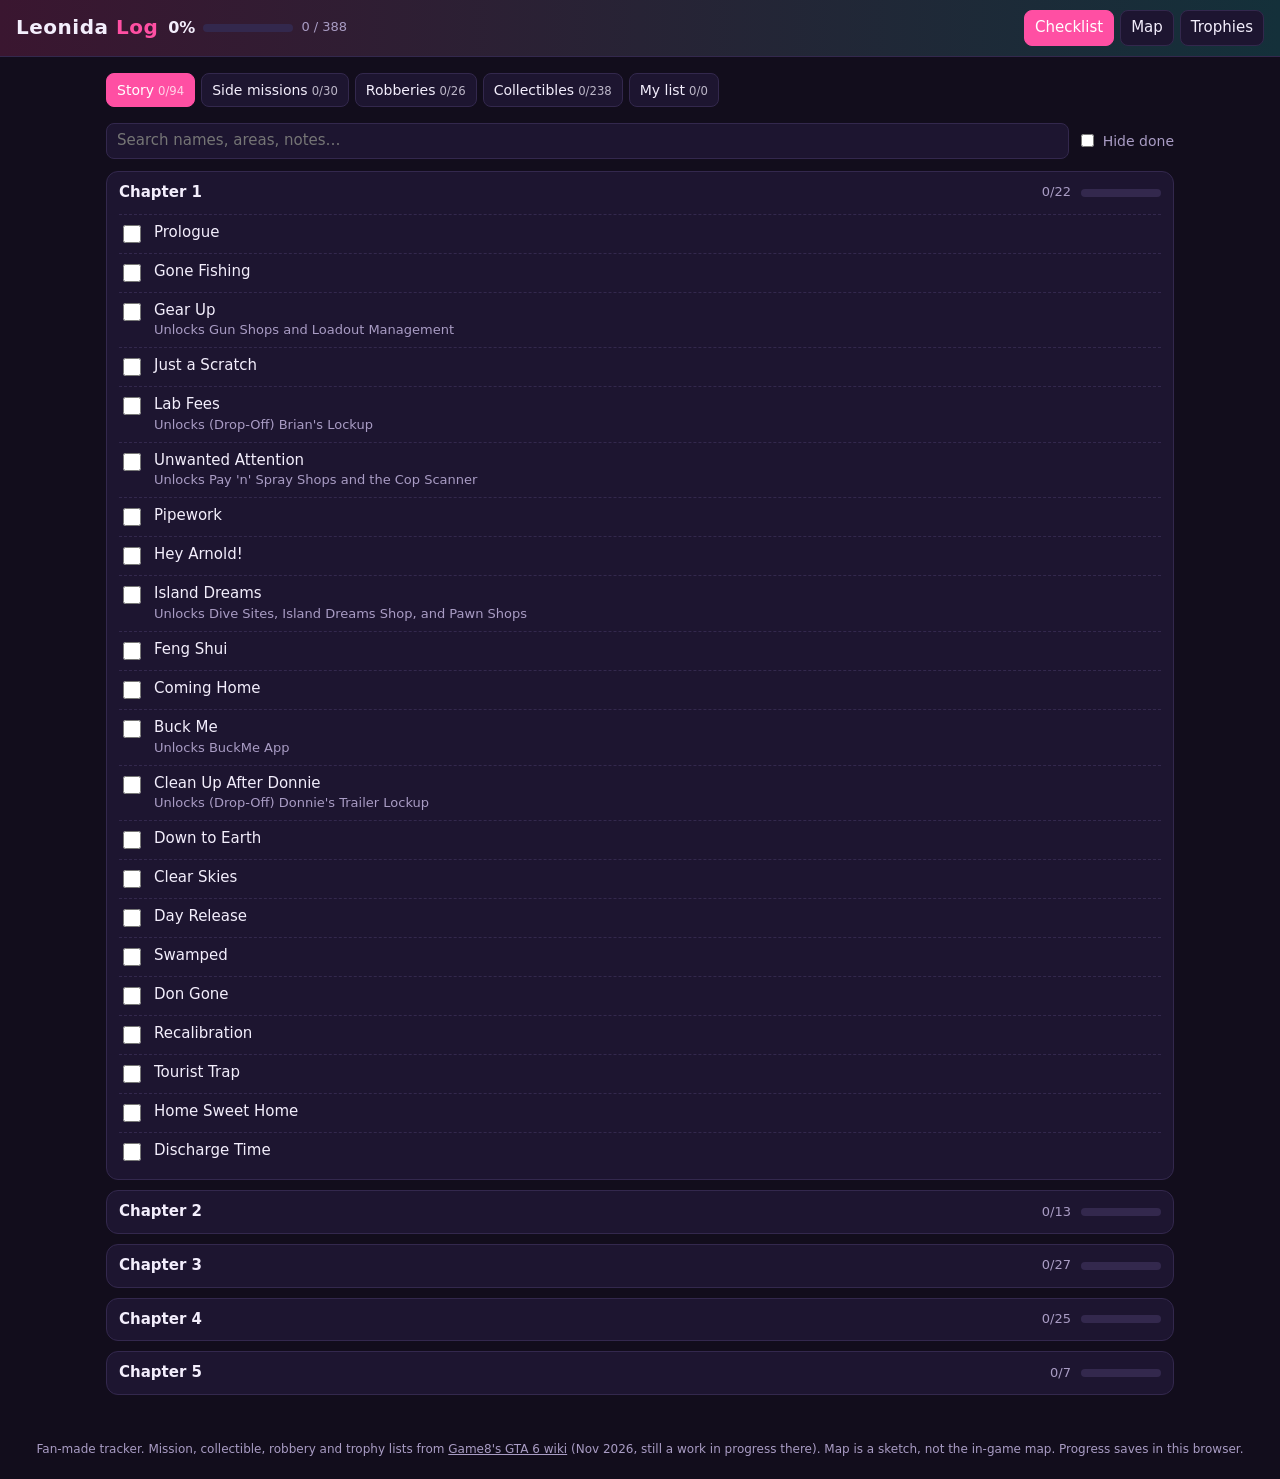
<file: gta6-companion/index.html>
<!doctype html>
<html lang="en">
<head>
<meta charset="utf-8">
<meta name="viewport" content="width=device-width,initial-scale=1">
<title>Leonida Log</title>
<style>
:root{--bg:#120d1c;--panel:#1d1530;--panel2:#251b3d;--line:#33284d;--ink:#f3eefc;--dim:#a99cc4;--pink:#ff4fa3;--teal:#2fd6c8;--sun:#ffb347;--water:#16324a;--land:#2b4a3a;--gold:#ffd166;--silver:#c9d1e0;--bronze:#d08a5a;--plat:#9fe8ff}
*{box-sizing:border-box}
html{background:var(--bg)}
body{margin:0;background:var(--bg);color:var(--ink);font:15px/1.45 system-ui,-apple-system,sans-serif}
header{position:sticky;top:0;z-index:5;padding:10px 16px;background:linear-gradient(90deg,#3a1630,#14303a);border-bottom:1px solid var(--line);display:flex;gap:10px;align-items:center;flex-wrap:wrap}
h1{margin:0;font-size:20px;letter-spacing:.5px}h1 span{color:var(--pink)}
.tot{font-size:13px;color:var(--dim);display:flex;gap:8px;align-items:center}.tot b{color:var(--ink);font-size:16px}
.tot .bar{width:90px}
nav{margin-left:auto;display:flex;gap:6px}
button,select,input{font:inherit;color:var(--ink);background:var(--panel);border:1px solid var(--line);border-radius:8px;padding:6px 10px}
button{cursor:pointer}button.on{background:var(--pink);border-color:var(--pink);color:#fff}
main{max-width:1100px;margin:0 auto;padding:16px}
.hidden{display:none!important}
.bar{height:8px;background:var(--line);border-radius:6px;overflow:hidden;flex:none}.bar i{display:block;height:100%;background:linear-gradient(90deg,var(--pink),var(--sun))}
.subnav{display:flex;gap:6px;overflow-x:auto;padding-bottom:6px;margin-bottom:10px}
.subnav button{white-space:nowrap;font-size:14px}
.subnav button small{opacity:.75;margin-left:4px}
.tools{display:flex;gap:8px;flex-wrap:wrap;margin-bottom:12px;align-items:center}
.tools input[type=search]{flex:1;min-width:160px}
.tools label{font-size:14px;color:var(--dim);display:flex;gap:6px;align-items:center}
details.grp{background:var(--panel);border:1px solid var(--line);border-radius:12px;margin-bottom:10px}
details.grp summary{cursor:pointer;padding:10px 12px;display:flex;gap:10px;align-items:center;list-style:none}
details.grp summary::-webkit-details-marker{display:none}
details.grp summary .t{flex:1;font-weight:600}
details.grp summary .c{color:var(--dim);font-size:13px}
details.grp summary .bar{width:80px}
ul.items{list-style:none;margin:0;padding:0 12px 8px}
ul.items li{display:flex;gap:10px;padding:7px 0;border-top:1px dashed var(--line);align-items:flex-start}
ul.items li input{margin-top:3px;width:18px;height:18px;accent-color:var(--pink);flex:none}
ul.items li .b{flex:1;min-width:0}
ul.items li.done .n{text-decoration:line-through;color:var(--dim)}
.n{font-weight:500}
.note{display:block;color:var(--dim);font-size:13px}
.chip{display:inline-block;font-size:12px;padding:1px 7px;border-radius:10px;background:var(--panel2);border:1px solid var(--line);color:var(--teal);margin-left:6px;cursor:pointer}
.chip.sf{color:var(--sun)}
.x{background:none;border:0;color:var(--dim);padding:0 4px}
form.add{display:flex;gap:6px;margin:10px 0}form.add input{flex:1;min-width:0}
#mapwrap{position:relative;background:var(--water);border:1px solid var(--line);border-radius:12px;overflow:hidden}
#mapsvg{display:block;width:100%;height:auto;touch-action:none;user-select:none}
.area{cursor:pointer}
.area text{pointer-events:none}
#areapanel{margin-top:12px}
.hint{color:var(--dim);font-size:13px}
.legend{display:flex;gap:12px;flex-wrap:wrap;font-size:13px;color:var(--dim);margin:8px 0}
.legend i{display:inline-block;width:10px;height:10px;border-radius:50%;margin-right:4px;vertical-align:middle}
.tier{font-size:12px;font-weight:700;padding:1px 7px;border-radius:10px;color:#111;margin-right:6px}
.prog{display:flex;gap:8px;align-items:center;margin-top:4px;font-size:13px;color:var(--dim)}.prog .bar{width:120px}
.tip{display:block;font-size:13px;color:var(--teal);margin-top:2px}
footer{color:var(--dim);font-size:12px;text-align:center;padding:20px 16px}
footer a{color:var(--dim)}
@media (max-width:600px){nav{margin-left:0;width:100%}nav button{flex:1}.tot .bar{display:none}}
</style>
</head>
<body>
<header>
  <h1>Leonida <span>Log</span></h1>
  <div class="tot"><b id="pct">0%</b><div class="bar"><i id="pbar"></i></div><span id="cnt"></span></div>
  <nav><button data-tab="list" class="on">Checklist</button><button data-tab="map">Map</button><button data-tab="troph">Trophies</button></nav>
</header>
<main>
<section id="list">
  <div class="subnav" id="cattabs"></div>
  <div class="tools">
    <input type="search" id="q" placeholder="Search names, areas, notes…">
    <label><input type="checkbox" id="hidedone"> Hide done</label>
  </div>
  <div id="groups"></div>
</section>
<section id="map" class="hidden">
  <div class="tools">
    <label>Show <select id="mfilter"></select></label>
    <span class="hint">Circles are areas, sized by what's left there. Tap one to see its checklist. Drag a circle to move it.</span>
  </div>
  <div id="mapwrap"><svg id="mapsvg" viewBox="0 0 1000 720"></svg></div>
  <div class="legend"><span><i style="background:var(--pink)"></i>Things left</span><span><i style="background:#7ee06b"></i>Area cleared</span><span>Area positions are approximate</span></div>
  <div id="areapanel"></div>
</section>
<section id="troph" class="hidden">
  <div class="tools"><label><input type="checkbox" id="hidedoneT"> Hide earned</label><span class="hint">Progress bars fill from your checklist. Mission trophies tick themselves when you check the mission.</span></div>
  <div id="trophs"></div>
</section>
</main>
<footer>Fan-made tracker. Mission, collectible, robbery and trophy lists from <a href="https://game8.co/games/GTA-6" target="_blank" rel="noopener">Game8's GTA 6 wiki</a> (Nov 2026, still a work in progress there). Map is a sketch, not the in-game map. Progress saves in this browser.</footer>
<script>
const DATA={"main":[{"name":"Prologue","group":"Chapter 1","note":""},{"name":"Gone Fishing","group":"Chapter 1","note":""},{"name":"Gear Up","group":"Chapter 1","note":"Unlocks Gun Shops and Loadout Management"},{"name":"Just a Scratch","group":"Chapter 1","note":""},{"name":"Lab Fees","group":"Chapter 1","note":"Unlocks (Drop-Off) Brian's Lockup"},{"name":"Unwanted Attention","group":"Chapter 1","note":"Unlocks Pay 'n' Spray Shops and the Cop Scanner"},{"name":"Pipework","group":"Chapter 1","note":""},{"name":"Hey Arnold!","group":"Chapter 1","note":""},{"name":"Island Dreams","group":"Chapter 1","note":"Unlocks Dive Sites, Island Dreams Shop, and Pawn Shops"},{"name":"Feng Shui","group":"Chapter 1","note":""},{"name":"Coming Home","group":"Chapter 1","note":""},{"name":"Buck Me","group":"Chapter 1","note":"Unlocks BuckMe App"},{"name":"Clean Up After Donnie","group":"Chapter 1","note":"Unlocks (Drop-Off) Donnie's Trailer Lockup"},{"name":"Down to Earth","group":"Chapter 1","note":""},{"name":"Clear Skies","group":"Chapter 1","note":""},{"name":"Day Release","group":"Chapter 1","note":""},{"name":"Swamped","group":"Chapter 1","note":""},{"name":"Don Gone","group":"Chapter 1","note":""},{"name":"Recalibration","group":"Chapter 1","note":""},{"name":"Tourist Trap","group":"Chapter 1","note":""},{"name":"Home Sweet Home","group":"Chapter 1","note":""},{"name":"Discharge Time","group":"Chapter 1","note":""},{"name":"What's In the Bag?","group":"Chapter 2","note":""},{"name":"Ambulance Chaser","group":"Chapter 2","note":""},{"name":"Just Moved In","group":"Chapter 2","note":""},{"name":"Girl's Trip","group":"Chapter 2","note":""},{"name":"Moses","group":"Chapter 2","note":"Unlocks (Drop-Off) Moses for Selling and Registering Vehicles"},{"name":"Daily Driver","group":"Chapter 2","note":"Unlocks Garages (and Free Port Gellhorn Station Garage)"},{"name":"Slam Dunk","group":"Chapter 2","note":"Unlocks (Drop-Off) Dunk's Trailer"},{"name":"Breakfast Run","group":"Chapter 2","note":""},{"name":"Coffee Break","group":"Chapter 2","note":"Unlocks Free Switching Between Jason and Lucia"},{"name":"Afternoon Delight","group":"Chapter 2","note":""},{"name":"Thrillbillies","group":"Chapter 2","note":""},{"name":"Twist Wrist, Smash, Grab","group":"Chapter 2","note":""},{"name":"Checking Out","group":"Chapter 2","note":""},{"name":"Welcome to Vice City","group":"Chapter 3","note":""},{"name":"Dealer's Choice","group":"Chapter 3","note":""},{"name":"Meet the Heders","group":"Chapter 3","note":""},{"name":"Dubious Provenance","group":"Chapter 3","note":""},{"name":"Mami Knows Best","group":"Chapter 3","note":""},{"name":"South Leonida Real Estate","group":"Chapter 3","note":""},{"name":"Tyrone","group":"Chapter 3","note":""},{"name":"Here, Kitty Kitty","group":"Chapter 3","note":""},{"name":"Kitty Litter Labs","group":"Chapter 3","note":""},{"name":"Car Service","group":"Chapter 3","note":""},{"name":"Top Billing","group":"Chapter 3","note":""},{"name":"Boobie Time","group":"Chapter 3","note":""},{"name":"First Impressions","group":"Chapter 3","note":""},{"name":"Caught Slipping","group":"Chapter 3","note":""},{"name":"Crosstown Traffic","group":"Chapter 3","note":""},{"name":"Credit Check","group":"Chapter 3","note":"Unlocks Dye Pack Jammer"},{"name":"Steal the Zorrusso for Randy","group":"Chapter 3","note":""},{"name":"Sinfrontera National Bank","group":"Chapter 3","note":""},{"name":"Security Expert","group":"Chapter 3","note":""},{"name":"Ride or Die","group":"Chapter 3","note":""},{"name":"Company Property","group":"Chapter 3","note":""},{"name":"The Missing Link","group":"Chapter 3","note":""},{"name":"Safe Word","group":"Chapter 3","note":""},{"name":"Cooties","group":"Chapter 3","note":""},{"name":"Bricked Up","group":"Chapter 3","note":""},{"name":"Hidden Charges","group":"Chapter 3","note":""},{"name":"The Cartel Heist","group":"Chapter 3","note":""},{"name":"Ocean Beach","group":"Chapter 4","note":""},{"name":"Another Life","group":"Chapter 4","note":""},{"name":"Company Cars","group":"Chapter 4","note":""},{"name":"Lawyer Up","group":"Chapter 4","note":""},{"name":"Party Hard","group":"Chapter 4","note":""},{"name":"Heavy Lifting","group":"Chapter 4","note":""},{"name":"Photo/Shoot","group":"Chapter 4","note":""},{"name":"Making Gainz","group":"Chapter 4","note":""},{"name":"Watch It","group":"Chapter 4","note":""},{"name":"Cash Injections","group":"Chapter 4","note":""},{"name":"Amateur Hour","group":"Chapter 4","note":""},{"name":"Dirty Work","group":"Chapter 4","note":""},{"name":"Too Much Baggage","group":"Chapter 4","note":""},{"name":"Adventures in Babysitting","group":"Chapter 4","note":""},{"name":"Fresh Evidence","group":"Chapter 4","note":""},{"name":"Power Play","group":"Chapter 4","note":""},{"name":"Child's Play","group":"Chapter 4","note":""},{"name":"Headliners","group":"Chapter 4","note":""},{"name":"Close Surveillance","group":"Chapter 4","note":""},{"name":"Delivery Method","group":"Chapter 4","note":""},{"name":"Team Building","group":"Chapter 4","note":""},{"name":"Fully Catered","group":"Chapter 4","note":""},{"name":"VCIA Takedown","group":"Chapter 4","note":""},{"name":"Sunset","group":"Chapter 4","note":""},{"name":"Starting from Zero","group":"Chapter 4","note":""},{"name":"Bird in the Hand","group":"Chapter 5","note":""},{"name":"Taking Liberties","group":"Chapter 5","note":""},{"name":"VC Baby","group":"Chapter 5","note":""},{"name":"Doggie Bag","group":"Chapter 5","note":""},{"name":"Operation Savage Glory","group":"Chapter 5","note":""},{"name":"Protective Custody","group":"Chapter 5","note":""},{"name":"The End of the Road","group":"Chapter 5","note":""}],"optional":[{"name":"Get Shirley's Rum","group":"Chapter 1","area":"Key Lento","note":""},{"name":"Steal the Scooter","group":"Chapter 1","area":"Key Lento","note":""},{"name":"Search for the Skunk Ape","group":"Chapter 1","area":"Pelican Valley","note":"Strangers & Freaks"},{"name":"Search for Tree Effigies","group":"Chapter 1","area":"Pelican Valley","note":"Strangers & Freaks"},{"name":"Help Kirk Find Mr. Mangrove","group":"Chapter 1","area":"Pelican Valley","note":"Strangers & Freaks"},{"name":"Catch a Bigger Fish","group":"Chapter 1","area":"Shoeless Keys","note":""},{"name":"Check Out McKittrick Farm","group":"Chapter 2","area":"Frogswater","note":"Strangers & Freaks"},{"name":"Collect Chemicals for Kyle","group":"Chapter 2","area":"Belville","note":"Strangers & Freaks"},{"name":"Check on Kyle","group":"Chapter 2","area":"Frogswater","note":"Strangers & Freaks"},{"name":"Gellhorn's Missing Tourists","group":"Chapter 2","area":"Port Gellhorn","note":"Strangers & Freaks"},{"name":"Mall Rats","group":"Chapter 3","area":"Ocean Beach","note":""},{"name":"The Impaler","group":"Chapter 3","area":"Ambrosia","note":""},{"name":"Hometown Heroes","group":"Chapter 3","area":"Thrillbilly Mud Club","note":""},{"name":"The Final Flush","group":"Chapter 3","area":"Tequesta","note":"Strangers & Freaks"},{"name":"Retest Freddie's Defenses","group":"Chapter 2","area":"North Leonard County","note":"Strangers & Freaks"},{"name":"Join a Street Race","group":"Chapter 3","area":"Salton","note":"Strangers & Freaks"},{"name":"Bumper to Bumper","group":"Chapter 3","area":"Little Cuba","note":"Strangers & Freaks"},{"name":"Race Against Yago","group":"Chapter 3","area":"Salton","note":"Strangers & Freaks"},{"name":"Brother to Brother","group":"Chapter 3","area":"Little Cuba","note":"Strangers & Freaks"},{"name":"Climbing the Cellerichain","group":"Chapter 3","area":"Belville","note":""},{"name":"Pay the Cellerica Fee","group":"Chapter 3","area":"","note":""},{"name":"Peach!","group":"Chapter 3","area":"Belville","note":""},{"name":"The Unknown Stuntman","group":"Chapter 3","area":"Bayside","note":"Strangers & Freaks"},{"name":"Trial by Tire","group":"Chapter 3","area":"La Perle","note":"Strangers & Freaks"},{"name":"Quit Your Job, Sell Your House","group":"Chapter 3","area":"Peacock Bay","note":"Strangers & Freaks"},{"name":"The Last Mile: Passing the Torch","group":"Chapter 4","area":"Waning Sands","note":"Strangers & Freaks"},{"name":"The Last Mile: Backseat Pilot","group":"Chapter 4","area":"Port Gellhorn","note":"Strangers & Freaks"},{"name":"The Last Mile: Hostile Takeover","group":"Chapter 4","area":"Grassrivers","note":"Strangers & Freaks"},{"name":"The Last Mile: Stormy Weather","group":"Chapter 4","area":"North Kelly County","note":"Strangers & Freaks"},{"name":"The Last Mile: Over and Out","group":"Chapter 4","area":"Waning Sands","note":"Strangers & Freaks"}],"robberies":[{"name":"Fishing Shacks","group":"Kingfishers","note":"Security High (Cash, Cocaine) · $1300 - 1400"},{"name":"Sunrise RV Park","group":"Kingfishers","note":"Security High (Cash, Cocaine) · $3100 - 3700"},{"name":"Manatee Motel","group":"Kingfishers","note":"Security High (Cash, Cocaine) · $1400 - 1600"},{"name":"Kingpin Bowling","group":"Kolt & Associates","note":"Security High · $8100 - 15500"},{"name":"June Warehouse","group":"Kolt & Associates","note":"Security High (Cash, Pills) · $3300 - 5900"},{"name":"La Cascara Motel","group":"Kolt & Associates","note":"Security High (Cash, Weed, Pills) · $14600 - 32100"},{"name":"Stash House","group":"Kolt & Associates","note":"Security Medium (Cocaine) · $5200 - 8400"},{"name":"Brooks Boatworks","group":"Kolt & Associates","note":"Security High (Cash, Pills) · $9600 - 15800"},{"name":"Farm Fix Meth Lab","group":"Final Chapter","note":"Security High (Cash, Pills) · $11200 - 16600"},{"name":"Biker Hideout","group":"Final Chapter","note":"Security High (Cash) · $6100 - 9300"},{"name":"JanJak’s Garage","group":"San4San","note":"Security High (Cash, Weed) · $7300 - 12800"},{"name":"Sound4Sound Studio","group":"San4San","note":"Security High · $5500 - 12900"},{"name":"Saber Shipping Yard","group":"Guardia Brothers","note":"Security High (Cocaine) · $13000 - 22000"},{"name":"Casa Guardia","group":"Guardia Brothers","note":"Security High (Cash, Jewelry, Pills) · $16400 - 24000"},{"name":"Saber Shipping Facility","group":"Guardia Brothers","note":"Security High (Cocaine) · $14100 - 23900"},{"name":"Kamar Devon Community Center","group":"PTT Youngin$","note":"Security High (Cash, Pills, Jewelry) · $6200 - 13300"},{"name":"Palm Fishing Warehouse","group":"La Polilla Negra","note":"Security High (Cash, Cocaine) · $4400 - 6400"},{"name":"Nova Auto Junkyard","group":"M7","note":"Security High (Cash, Crystals) · $10500 - 13700"},{"name":"Exotic Animals Front","group":"Other Criminals","note":"Security Medium (Cash) · $2500 - 3500"},{"name":"Slator Towing Inc","group":"Other Criminals","note":"Security High · $3000 - 4000"},{"name":"Leonida Carrier Warehouse","group":"Other Criminals","note":"Security High (Cash) · $5000 - 6000"},{"name":"Chatfield Storage and Logistics","group":"Other Criminals","note":"Security High (Cash) · $9000 - 10000"},{"name":"Gas Station Meth Front","group":"Other Criminals","note":"Security Low · $4400 - 8800"},{"name":"Backroom Weed Front","group":"Other Criminals","note":"Security Low (Cash, Weed) · $3800 - 6300"},{"name":"Carter Mining Boathouse","group":"Other Criminals","note":"Security High (Cocaine) · $13000 - 22000"},{"name":"Vespucci Mansion","group":"Other Criminals","note":"Security High (Cash, Cocaine) · $11600 - 20000"}],"trophies":[{"name":"Vice Got a Price!","group":"Platinum","note":"Congratulations! You're a Leonida Legend."},{"name":"You Gotta Know When to Get Off (Hidden)","group":"Gold","note":"Complete the final mission."},{"name":"A Long Road","group":"Gold","note":"Attain 100% Completion."},{"name":"Cunning Stunts","group":"Silver","note":"Complete 250 Stunts."},{"name":"The Shootist","group":"Silver","note":"Earn a gold medal in all Shooting Range challenges."},{"name":"Strangers & Freaks","group":"Silver","note":"Complete 8 mission strands for strangers across the state of Leonida."},{"name":"Don't Touch My Deck","group":"Silver","note":"Complete 3 Collectible Card sets."},{"name":"You WAiNKer!","group":"Silver","note":"WAiNK It at 100 locations."},{"name":"Maximum Withdrawal","group":"Silver","note":"Rob 5 Bank Vaults and escape."},{"name":"Just Like Paradise (Hidden)","group":"Bronze","note":"Complete Gone Fishing."},{"name":"Paradise Lost (Hidden)","group":"Bronze","note":"Complete Chapter 1."},{"name":"T⁎⁎s Ass Drug Money","group":"Bronze","note":"Complete Chapter 2."},{"name":"Vice City, Baby! (Hidden)","group":"Bronze","note":"Complete Chapter 3."},{"name":"Top Of The World, Ma (Hidden)","group":"Bronze","note":"Complete Chapter 4."},{"name":"Trust (Hidden)","group":"Bronze","note":"Complete Breakfast Run."},{"name":"Break the Bank (Hidden)","group":"Bronze","note":"Complete The Cartel Heist."},{"name":"Family Matters (Hidden)","group":"Bronze","note":"Complete Child's Play."},{"name":"DWNFALL (Hidden)","group":"Bronze","note":"Complete Headliners."},{"name":"Hi-Jacked (Hidden)","group":"Bronze","note":"Complete VCIA Takedown."},{"name":"Snow Storm (Hidden)","group":"Bronze","note":"Complete Operation Savage Glory."},{"name":"Master of None","group":"Bronze","note":"Try each type of activity once."},{"name":"Top Fun","group":"Bronze","note":"Win a Top Fun Drone Race at every location."},{"name":"Earn Cash, Not Kudos","group":"Bronze","note":"Win 20 different races."},{"name":"Baited My Tackle","group":"Bronze","note":"Beat Cal in a fishing challenge."},{"name":"Stick Fiddler","group":"Bronze","note":"Complete an arcade game."},{"name":"Road to Rehabilitation (Hidden)","group":"Bronze","note":"Complete the final mission for Andy."},{"name":"This Was No Boat Accident (Hidden)","group":"Bronze","note":"Complete the final mission for Kenton."},{"name":"The Lone Rider (Hidden)","group":"Bronze","note":"Complete the final mission for Billy."},{"name":"Supply & Demand (Hidden)","group":"Bronze","note":"Complete the final mission for Randy."},{"name":"Spin On This! (Hidden)","group":"Bronze","note":"Complete the final mission for Tyrone."},{"name":"Positive Mental Attitude","group":"Bronze","note":"Meditate at every spot across Leonida."},{"name":"Fair Game (Hidden)","group":"Bronze","note":"Hunt a unique animal for Bret."},{"name":"One Last Thing","group":"Bronze","note":"Complete 50 Challenges."},{"name":"Hot Together","group":"Bronze","note":"Lose a 4 star Wanted Level with your partner and escape the heat."},{"name":"Retail Therapy","group":"Bronze","note":"Rob 3 shops back-to-back with your partner without losing your Wanted Level."},{"name":"Whip It Good","group":"Bronze","note":"Discover 100 vehicles."},{"name":"Gunslinger","group":"Bronze","note":"Take down 5 enemies in a single use of Combat Focus."},{"name":"Catch Me If You Can (Hidden)","group":"Bronze","note":"Make an unscheduled departure at VCIA."},{"name":"Challenging Tank (Hidden)","group":"Bronze","note":"Kinda hot in these Rhinos."},{"name":"Sneakthief","group":"Bronze","note":"Rob a jewelry store without being detected."},{"name":"A Classic Blitz Play","group":"Bronze","note":"Rob an Armored Truck and escape."},{"name":"The Goodtime State","group":"Bronze","note":"Explore all of Leonida."},{"name":"Pest Control","group":"Bronze","note":"Rob an Illegal Operation belonging to each gang."},{"name":"In The Beginning… (Hidden)","group":"Bronze","note":"Enjoy a cocktail with a view on Ocean Beach."},{"name":"Capital Offense (Hidden)","group":"Bronze","note":"Smash your way out of a vehicle showroom in classic style."},{"name":"Let’s Go Bowling (Hidden)","group":"Bronze","note":"Follow-through at the Kolt & Associates' bowling alley."},{"name":"Personal Best (Hidden)","group":"Bronze","note":"A partnership with mass appeal."},{"name":"Actions Speak Louder (Hidden)","group":"Bronze","note":"Choices made (for better or worse)."},{"name":"Bad Luck, I Guess (Hidden)","group":"Bronze","note":"Second time's the charm."},{"name":"The Truth Is Out There (Hidden)","group":"Bronze","note":"What the hell just happened?"},{"name":"Ten Pin (Hidden)","group":"Bronze","note":"Bowl 'em over with a melee drive-by."},{"name":"Dime on the Dollar","group":"Bronze","note":"Earn $250,000 laundering Marked Bills through your contacts."},{"name":"Treat Yo Self","group":"Bronze","note":"Spend $100,000 across all shops."},{"name":"Little Boxes","group":"Bronze","note":"Purchase all garage properties."},{"name":"On the Spot","group":"Bronze","note":"Register 10 vehicles to the Scooter Bros app."}],"collectibles":[{"name":"Ashes of Glory","group":"Book","area":"Key Lento","note":"Ashes of Glory is a missable book found on a bedside cabinet in his bedroom in his house in Key Lento in Chapter 1."},{"name":"Lethal by Design","group":"Book","area":"Key Lento","note":"Lethal by Design is a missable book found on Jason's dining table in his house in Key Lento in Chapter 1."},{"name":"Orca A Whole Different Animal","group":"Book","area":"Key Lento","note":"Orca A Whole Different Animal is a missable book found on Jason's counter near the dining table in his house in Key Lento in Chapter 1."},{"name":"Body Copy","group":"Book","area":"Key Lento","note":"Body Copy is a missable magazine found on Jason's backdoor deck near the home gym in Key Lento in Chapter 1."},{"name":"Off the Hook","group":"Book","area":"Key Lento","note":"Off the Hook is a magazine found on the table inside Jason's shed underneath his house in Chapter 1."},{"name":"RX Men","group":"Book","area":"Key Lento","note":"RX Men is a collectible magazine found inside the 247 convenience store out on Sunbelt Hwy in Key Lento."},{"name":"Off the Hook","group":"Book","area":"Key Lento","note":"A second copy of Off the Hook magazine can be found inside the 247 convenience store out on Sunbelt Hwy in Key Lento."},{"name":"Victor Maravilla - Standard","group":"Collectible Card","area":"Port Gellhorn","note":"The Victor Maravilla trading card can be found pinned to a fridge in the lounge area of the Starlet Motel on US-183 east of Port Gellhorn."},{"name":"Children of Wizard Wang","group":"Book","area":"Port Gellhorn","note":"Children of Wizard Wang is a collectible book found in the lounge area of the Starlet Motel on US-183 east of Port Gellhorn."},{"name":"Bryson Powers - Standard","group":"Collectible Card","area":"Port Gellhorn","note":"The Bryson Powers trading card can be found on top of a washer in the laundry room of the Starlet Motel on US-183 east of Port Gellhorn."},{"name":"Dicked Down in Deep Space","group":"Book","area":"Port Gellhorn","note":"Dicked Down in Deep Space is a collectible book you can find inside one of the trailers in the trailer park across from the La Cascara Hotel in Port Gellhorn."},{"name":"Kyle Lewicki - Teal","group":"Collectible Card","area":"Bayside","note":"The Kyle Lewicki (Teal) trading card can be found on a bench inside Dynamix Fitness, a gym located on Bayside, Vice City."},{"name":"Julian Cruz - Gold","group":"Collectible Card","area":"Little Cuba","note":"The Julian Cruz trading card can be found pinned on a corkboard in a locked office inside the Spire Theatre along NW 4th Ave in Little Cube, Vice City. Breaking in to the theatre will trigger an alarm and alert the police."},{"name":"Mateo Caballero - Silver","group":"Collectible Card","area":"La Perle","note":"The Mateo Caballero trading card can be found on a windowsill inside a bedroom in a house north of Zenon's Pawn Shop on NW 11th PI in La Perle, Vice City."},{"name":"Ulysses Whitlock - Silver","group":"Collectible Card","area":"Tequesta","note":"The Ulysses Whitlock trading card can be found at the top of a spiral staircase on the roof of Penny Haus in Tequesta, Vice City. Use the elevator on the parking floor to reach the roof."},{"name":"Delord Nathan Alford - Standard","group":"Collectible Card","area":"Belville","note":"The Delord Nathan Alford trading card is found inside the laundromat across the street from The Thirsty Wolf bar out on Belville in Leonard County. Climb the roof and to find the open hatch and drop down the abandoned motel."},{"name":"Tusi Taufua - Pink","group":"Collectible Card","area":"Tequesta","note":"The Tusi Taufua trading card can be found inside the Grand Majestic Aparthotel in Tequesta. Take the elevator in the Lobby to get to the Gym floor. Then head to the coffee machine to find the card in the shelf."},{"name":"Ian Harris - Silver","group":"Collectible Card","area":"Ocean Beach","note":"The Ian Harris silver legacy trading card can be found on a shelf inside the orange lifeguard post on Ocean Beach in Vice-Dale County."},{"name":"Ian Harris - Pink","group":"Collectible Card","area":"Ocean Beach","note":"The Ian Harris pink legacy trading card can be found in one of the apartments on the top floor of the Adella Whittaker Condominium on Cabega St, southwest of the WHS - Ocean Beach shoe store in Vice-Dale County."},{"name":"Fatal Incursion Plaque","group":"Sculptures","area":"Key Lento","note":"The Fatal Incursion Plaque can be found at the southern most tip of Key Lento just before getting to the bridge. It is near the Barnacle Beauties salon."},{"name":"Jason's Meditation Spot","group":"Meditation Spot","area":"Key Lento","note":""},{"name":"Smooth Sand Meditation Spot","group":"Meditation Spot","area":"Belpoint","note":""},{"name":"Swamp Meditation Spot","group":"Meditation Spot","area":"Buckskin Swamp","note":""},{"name":"Red Rocks Meditation Spot","group":"Meditation Spot","area":"Manifest Canyon","note":""},{"name":"Water Wheel Meditation Spot","group":"Meditation Spot","area":"Moreau","note":""},{"name":"Jutting Cliff Meditation Spot","group":"Meditation Spot","area":"Dawson Dam","note":""},{"name":"Waterfall Meditation Spot","group":"Meditation Spot","area":"Tallaloko","note":""},{"name":"Seaside Meditation Spot","group":"Meditation Spot","area":"Vinewood Beach","note":""},{"name":"Ascent Mountain Meditation Spot","group":"Meditation Spot","area":"Mount Kalaga National Park","note":""},{"name":"Worn Stone Meditation Spot","group":"Meditation Spot","area":"Emerald River","note":""},{"name":"Seo-Jun Kim - Standard","group":"Collectible Card","area":"Ocean Beach","note":"The Seo-Jun Kim trading card can be found at the end of the stairs behind the baseball stands on the northwest tip of the park, near Harborside Ave in Ocean Beach, Vice-Dale County."},{"name":"Lalo Velasco - Gold","group":"Collectible Card","area":"Capri","note":"The Lalo Velasco gold legacy trading card can be found in the garage of a house near the beach on the south side of Capri."},{"name":"Aimie - Pink","group":"Collectible Card","area":"Key Lento","note":"The Aimie pink trading card can be found on top of the toilet in the restroom of the Rusty Anchor in Key Lento."},{"name":"Lupin Juarez - Standard","group":"Collectible Card","area":"Key Lento","note":"The Lupin Juarez trading card can be found in the living of a house near the Rusty Anchor in Key Lento. Entering the house will trigger a crime report so be quick."},{"name":"Marquise Bernard - Standard","group":"Collectible Card","area":"Key Lento","note":"The Marquise Bernard trading card can be found on a white water container just outside Kenton's shop in Key Lento."},{"name":"Santiago Lopez - Standard","group":"Collectible Card","area":"Key Lento","note":"The Santiago Lopez trading card can be found on a bedroom nightstand inside a trailer house near Jason's house in Key Lento."},{"name":"Georgie Macklerath - Silver","group":"Collectible Card","area":"Key Lento","note":"The Georgie Macklrath silver trading card can be found on a fridge inside a house near the sea in Key Lento. Going inside the house will trigger a crime report, so be quick!"},{"name":"Carl Kasey - Standard","group":"Collectible Card","area":"Key Lento","note":"The Carl Kasey trading card can be found near some benches in the basketball court near the beach in Key Lento."},{"name":"Anthony Herndon - Bronze","group":"Collectible Card","area":"Frogswater","note":"The Anthony Herndon bronze trading card is found on a table in a garage next the Ambrosia Farmhouse in Frogwater."},{"name":"Demario Richardson - Gold","group":"Collectible Card","area":"Port Gellhorn","note":"The Demario Richardson gold trading card can be found on the shelf of the Buck's Jewelry and Pawn shop. Go to the back and break in through the roll-up door to get this card without setting off alarms."},{"name":"Harley - Standard","group":"Collectible Card","area":"Port Gellhorn","note":"The Harley trading card can be found in an empty seat inside the Delights Cabaret Bar in Port Gellhorn."},{"name":"James Bowery - Red","group":"Collectible Card","area":"Southside","note":"The James Bowery trading card can be found near a bench in the park right across from Ernesto's Pawn shop in Southside"},{"name":"Old Goliath","group":"Landmarks","area":"Ambrosia","note":""},{"name":"Vice City Sign","group":"Landmarks","area":"West Vice-Dale County","note":""},{"name":"Bonanza Giant","group":"Landmarks","area":"Bonanza","note":""},{"name":"Bobcat Key Experimental Home","group":"Landmarks","area":"Bobcat Key","note":""},{"name":"Lawton Co. Paper Mill","group":"Landmarks","area":"Moreau","note":""},{"name":"Farmer Scrumpy's Apple Orchard","group":"Landmarks","area":"Manifest Canyon","note":""},{"name":"IAA's Friends of Freedom","group":"Landmarks","area":"Downtown","note":""},{"name":"Unidentified Building","group":"Landmarks","area":"Little Hardin Island","note":""},{"name":"Thicc Herbie","group":"Landmarks","area":"Abismo Key","note":""},{"name":"Riquezas Keys Radome","group":"Landmarks","area":"Riquezas Keys","note":""},{"name":"Gellhorn Fun Fair","group":"Landmarks","area":"Port Gellhorn","note":""},{"name":"Downtown Periscope","group":"Landmarks","area":"Downtown","note":""},{"name":"St. Lucia Lighthouse","group":"Landmarks","area":"Little Hardin Island","note":""},{"name":"Sky Ride","group":"Landmarks","area":"Emerald Springs","note":""},{"name":"Pelican Valley Observation Tower","group":"Landmarks","area":"Grassrivers","note":""},{"name":"Outlaw's Cabin","group":"Landmarks","area":"Moreau","note":""},{"name":"Belpoint Lighthouse","group":"Landmarks","area":"Belpoint","note":""},{"name":"Kalaga Lookout","group":"Landmarks","area":"Mount Kalaga National Park","note":""},{"name":"Grayson Cairns","group":"Landmarks","area":"Mount Kalaga National Park","note":""},{"name":"Hoffman Observatory","group":"Landmarks","area":"North Kelly County","note":""},{"name":"Dock Ring","group":"Landmarks","area":"Downtown","note":""},{"name":"Grayson Assembly","group":"Landmarks","area":"Grayson","note":""},{"name":"Wild Hog Point Radar Base","group":"Landmarks","area":"Wild Hog Point","note":""},{"name":"Howe Dairy Farm's Big Udder","group":"Landmarks","area":"Emerald Springs","note":""},{"name":"Badger R&D Tower","group":"Landmarks","area":"Key Lento","note":""},{"name":"Aqua Stadium","group":"Landmarks","area":"Gloriana Key","note":""},{"name":"Tucker's Citrus Farms Water Tower","group":"Landmarks","area":"Emerald Springs","note":""},{"name":"Sahara Arena","group":"Landmarks","area":"Downtown","note":""},{"name":"Fleeca Field","group":"Landmarks","area":"Rockridge","note":""},{"name":"Tallaloko Ampitheater","group":"Landmarks","area":"Mount Kalaga National Park","note":""},{"name":"Courtland Park Stadium","group":"Landmarks","area":"Catalan Key","note":""},{"name":"Hovercraft Crash","group":"Curiosities","area":"Sandbars","note":""},{"name":"Wreck of the Meerwunder","group":"Curiosities","area":"Featherstone Islands","note":""},{"name":"Anti Sugar Residence","group":"Curiosities","area":"Ambrosia","note":""},{"name":"Derelict Spy Vessel","group":"Curiosities","area":"Permit Keys","note":""},{"name":"Camp Moonflower","group":"Curiosities","area":"Emerald Springs","note":""},{"name":"Dead Sharks","group":"Curiosities","area":"Grassrivers","note":""},{"name":"Fossilized Prints","group":"Curiosities","area":"Moreau","note":""},{"name":"Beach Party Site","group":"Curiosities","area":"Permit Keys","note":""},{"name":"Fairy Lane","group":"Curiosities","area":"South West Lummox County","note":""},{"name":"Mermaid Display","group":"Curiosities","area":"Catalan Key","note":""},{"name":"Imperial Spanish Ruins","group":"Curiosities","area":"Mount Kalaga National Park","note":""},{"name":"Intriguing Substance","group":"Curiosities","area":"East Lummox County","note":""},{"name":"Halloween House","group":"Curiosities","area":"Capri","note":""},{"name":"Christmas House","group":"Curiosities","area":"Key Lento","note":""},{"name":"Dino Golf","group":"Curiosities","area":"Frogswater","note":""},{"name":"NoFlusher Homestead","group":"Curiosities","area":"Grassrivers","note":""},{"name":"Deserted Home","group":"Curiosities","area":"Emerald Springs","note":""},{"name":"Lovers Lookout","group":"Curiosities","area":"Mount Kalaga National Park","note":""},{"name":"Pet Cemetery","group":"Curiosities","area":"Grayson","note":""},{"name":"Desert Island Piano","group":"Curiosities","area":"Shoeless Keys","note":""},{"name":"Promotional Sand Vehicles","group":"Curiosities","area":"Ocean Beach","note":""},{"name":"Belville Topiary","group":"Curiosities","area":"Belville","note":""},{"name":"Abismo Key Carcass","group":"Curiosities","area":"Abismo Key","note":""},{"name":"Wetman Bay Carcass","group":"Curiosities","area":"Grassrivers","note":""},{"name":"Goose Key Carcass","group":"Curiosities","area":"Goose Key","note":""},{"name":"C0-B8 Engine","group":"Curiosities","area":"Moreau","note":""},{"name":"C0-B8 Debris","group":"Curiosities","area":"Featherstone Islands","note":""},{"name":"C0-B8 Fairing","group":"Curiosities","area":"Featherstone Islands","note":""},{"name":"Big Entrance","group":"Curiosities","area":"Dalton Island","note":""},{"name":"Fingerpost","group":"Curiosities","area":"Permit Keys","note":""},{"name":"Spaceship House","group":"Curiosities","area":"Ambrosia","note":""},{"name":"Vibrant Pond","group":"Curiosities","area":"Grassrivers","note":""},{"name":"Unidentified Animal Pen (UAP)","group":"Curiosities","area":"Watson Bay","note":""},{"name":"Selkie Hole","group":"Curiosities","area":"Emerald Springs","note":""},{"name":"Plunge Masters Deep Sea Chalet","group":"Curiosities","area":"Key Lento","note":""},{"name":"Leonida Snow","group":"Sculptures","area":"Downtown","note":""},{"name":"Gimme All Your Oil","group":"Sculptures","area":"Decor District","note":""},{"name":"Flam Gummies","group":"Sculptures","area":"Bayside","note":""},{"name":"Grassrivers Visitor Center Statue","group":"Sculptures","area":"Shoeless Keys","note":""},{"name":"Junkyard T-Rex","group":"Sculptures","area":"Mount Kalaga National Park","note":""},{"name":"Triangler Sculpture","group":"Sculptures","area":"Corsair Key","note":""},{"name":"Chariot to Valhalla","group":"Sculptures","area":"South West Lummox County","note":""},{"name":"Monument of Leonida","group":"Sculptures","area":"Port Gellhorn","note":""},{"name":"Mother Rushwood","group":"Sculptures","area":"Millport","note":""},{"name":"Large Lure","group":"Sculptures","area":"Ocean Beach","note":""},{"name":"Catalan Blvd Garden","group":"Sculptures","area":"Bayside","note":""},{"name":"Colossus","group":"Sculptures","area":"Peacock Bay","note":""},{"name":"Blanco Memorial","group":"Sculptures","area":"Rialto Islands","note":""},{"name":"Buckskin Swamp Totem","group":"Sculptures","area":"Buckskin Swamp","note":""},{"name":"Pixel Fountain","group":"Sculptures","area":"Tequesta","note":""},{"name":"Thrillbilly Mascot","group":"Sculptures","area":"Frogswater","note":""},{"name":"The Grand Turkey of Capri","group":"Sculptures","area":"Capri","note":""},{"name":"Neptune Rises","group":"Sculptures","area":"Washington Beach","note":""},{"name":"Vice Museum of Art Sculpture","group":"Sculptures","area":"Washington Beach","note":""},{"name":"The Wonder Whale","group":"Sculptures","area":"Key Lento","note":""},{"name":"Princess Robot Bubblegum Statue","group":"Sculptures","area":"Washington Beach","note":""},{"name":"Monument of Leonidan Supremacy","group":"Sculptures","area":"Manifest Canyon","note":""},{"name":"Maximus Goldbart - Red","group":"Collectible Card","area":"Salton","note":"The Maximus Goldbart red trading card can be picked up from a table right outside the entrance to the Vice City Parking Department building in Salton."},{"name":"Christian Yee - Red","group":"Collectible Card","area":"Hamlet","note":"The Christian Yee red trading card can be found on a corkboard in the back office of the 247 Hamlet convenience store. Breaking in will result in a crime, so be quick and cautious."},{"name":"Cherry O'Glade - Standard","group":"Collectible Card","area":"North Mariana County","note":"The Cherry O'Glade trading card can be found inside a yellow trailer parked on the train tracks in North Mariana County."},{"name":"Xavier Gomez - Standard","group":"Collectible Card","area":"North Mariana County","note":"The Xavier Gomez trading card can be found inside a yellow trailer parked on the train tracks in North Mariana County."},{"name":"Georgia - Purple","group":"Collectible Card","area":"Key Lento","note":"The Georgia purple trading card can be found in an office warehouse behind the Steven Construction shop beside the Pay 'N' Spray in Key Lento."},{"name":"Thelma - Standard","group":"Collectible Card","area":"Key Lento","note":"The Thelma trading card can be found in the control room at the top of the Badger R&D tower in Key Lento near Donnie's trailer."},{"name":"Nuestra Senora Del Ocio","group":"Underwater Discovery","area":"Key Lento","note":"Located along Leonida Straits, east of Jason's House in the sea. This is part of the mission, Search the Dive Sites."},{"name":"Nuestra Senora De La Etica Laxa","group":"Underwater Discovery","area":"Key Lento","note":"Located southeast of the Key Lento main isle, by the border going to Abismo Key. This is part of the mission, Search the Dive Sites."},{"name":"Nuestra Senora De La Noche","group":"Underwater Discovery","area":"Key Lento","note":"Located southeast of the Key Lento main isle, near the border to Leonida Straits. This is part of the mission, Search the Dive Sites."},{"name":"Dartanyon Pearson - Standard","group":"Collectible Card","area":"Key Lento","note":"The Dartanyon Pearson trading card can be found inside the house behind the Leonida Key Lento Mini Mart along Sunset Dr."},{"name":"Wokester - Blue","group":"Collectible Card","area":"Key Lento","note":"The Wokester Blue trading card can be found on a white bench along the side entrance of the Wonder Whale retail shop in Key Lento."},{"name":"Remy Herbert - Orange","group":"Collectible Card","area":"Key Lento","note":"The Remy Herbert orange trading card is found in the basketball court of the Crastenburg Hotel."},{"name":"Drake - Silver","group":"Collectible Card","area":"Key Lento","note":"The Drake silver trading card is found on a camp in one of the small island off the coast of the Leonidas Strait."},{"name":"Monali$a - Gold","group":"Collectible Card","area":"Abismo Key","note":"The Monali$a gold trading card can be found next to a beach chair in a lone island south of the Abismo Key."},{"name":"Immigrantasma - Red","group":"Collectible Card","area":"Abismo Key","note":"The Immigrantasma trading card can be found in the women's restroom on the island in Abismo Key."},{"name":"Femi-Nemesis - Bronze","group":"Collectible Card","area":"Maroon Key","note":"The Femi-Nemesis bronze trading card can be found on top of the rusted tower near Aerostat Rd in the Maroon Key. This is a restricted area so being seen here will trigger a police alert."},{"name":"Urca De Cinco Torres","group":"Underwater Discovery","area":"Key Lento","note":"Located southeast Key Lento, among the eastern islets. This is trackable during the second batch of dive site locations that Kenton will send you."},{"name":"Nuestra Senora Lujuriosa","group":"Underwater Discovery","area":"Key Lento","note":"Located southeast Key Lento, among the eastern islets. This is trackable during the second batch of dive site locations that Kenton will send you."},{"name":"Urca De Santa Sierra","group":"Underwater Discovery","area":"Key Lento","note":"Located in Leona Straits, near the border to Key Lento to the southeast."},{"name":"Cocaine Flamingo","group":"Cocaine Flamingo","area":"Belpoint","note":""},{"name":"Cocaine Flamingo","group":"Cocaine Flamingo","area":"Belpoint","note":""},{"name":"Cocaine Flamingo","group":"Cocaine Flamingo","area":"Belpoint","note":""},{"name":"Cocaine Flamingo","group":"Cocaine Flamingo","area":"Belpoint","note":""},{"name":"Cocaine Flamingo","group":"Cocaine Flamingo","area":"Belpoint","note":""},{"name":"Cocaine Flamingo","group":"Cocaine Flamingo","area":"Belpoint","note":""},{"name":"Cocaine Flamingo","group":"Cocaine Flamingo","area":"Watson Bay","note":""},{"name":"Cocaine Flamingo","group":"Cocaine Flamingo","area":"La Perle","note":""},{"name":"Angel Cienfuegos - Pink","group":"Collectible Card","area":"Abismo Key","note":"The Angel Cienfuegos pink trading card is found on the fence of a deck facing the sea on the south side of Abismo Key."},{"name":"Jude Flores - Standard","group":"Collectible Card","area":"Key Lento","note":"The Jude Flores trading card can be picked up from in front of the parking spot of the Bugners Getaway apartments along Sunset Dr in Key Lento."},{"name":"The Educated Woman - White","group":"Collectible Card","area":"Key Lento","note":"The Educated Woman white trading card can be found on the steps of a trailer home in Scuttlebutt Dr in Key Lento."},{"name":"Rightwing - Bronze","group":"Collectible Card","area":"Key Lento","note":"The Rightwing bronze card can be found right next to the large structure on top of the 247 Gas station in Key Lento."},{"name":"Death of Swallow - Blue","group":"Collectible Card","area":"Key Lento","note":"The Death of Swallow blue trading card is found on a bookshelf that's been turned over in a house warded as a crime scene on the south beach of Key Lento."},{"name":"Pricilla Pace - Silver","group":"Collectible Card","area":"Permit Keys","note":"The Pricilla Pace silver card can be found on next to one of the watchtowers in the Beach Party Site in Permit Keys."},{"name":"Jesenia - Silver","group":"Collectible Card","area":"Permit Keys","note":"The Jesenia silver trading card can be found on a table underneath a pink umbrella in the sand bar on the northeast section of Permit Keys."},{"name":"Beverly - Gold","group":"Collectible Card","area":"Riquezas Keys","note":"The Bevery gold trading card can be found next to a beach chair on a secluded island in Riquezas Keys."},{"name":"Maximus Goldbart - Silver","group":"Collectible Card","area":"Southwind","note":"The Maximus Goldbart silver trading card can be found next to a TV in a living room setup on the underside of a house in Southside facing the ocean."},{"name":"Noah Marcus - Gold","group":"Collectible Card","area":"Riquezas Keys","note":"The Noah Marcus gold trading card can be found at the top of the rusted watchtower on the west coast of the southernmost island in Riquezas Keys."},{"name":"Captain Krueks - Maroon","group":"Collectible Card","area":"Corsair Key","note":"The Captain Krueks maroon card can be found on top of the toilet in the women's restroom at a rest stop in Corsair Keys."},{"name":"The Wizard’s Ruin Loud Clap of the Night","group":"Book Swap","area":"Watson Bay","note":"Located in front of a porch in Watson Bay, Mariana County."},{"name":"Killer Prom","group":"Book Swap","area":"Key Lento","note":"Located in a turtle shaped shelf in front of a porch in Key Lento, Mariana County."},{"name":"Thighlander A Tale of True Scotsmen","group":"Book Swap","area":"Southside","note":"Located in front of a porch in Southside, Vice-Dale County."},{"name":"Goodnight, Dollface, Goodnight","group":"Book Swap","area":"Vespucci Island","note":"Located in front of a house in a residential area in Vespucci Island, Vice-Dale County."},{"name":"Outback Gas Junkie","group":"Book Swap","area":"Waning Sands","note":"This Book Swap is in a mushroom-shaped shelf in front of a house in a residential area in Waning Sands, Leonard County."},{"name":"Humanity vs. Space","group":"Book Swap","area":"Ambrosia","note":"This Book Swap is a boat-shaped shelf located at an intersection in a residential area found north of Ambrosia, Kelly County."},{"name":"Badlands Revenge Ride Like Hell","group":"Book Swap","area":"Capri","note":"This Book Swap is a coffin-shaped shelf found in front of a haunted-themed house in Capri, Mariana County."},{"name":"Longneck Trail","group":"Stunt Jump","area":"Pelican Valley","note":""},{"name":"Nehrling River","group":"Stunt Jump","area":"North Mariana County","note":""},{"name":"Key Lento Bridge East","group":"Stunt Jump","area":"Key Lento","note":""},{"name":"Key Lento Bridge West","group":"Stunt Jump","area":"Key Lento","note":""},{"name":"Old Fort Road Bridge","group":"Under the Bridges","area":"Gambit Bay","note":""},{"name":"Peacock Bay Luxury Condominiums North","group":"Knife Flights","area":"Peacock Bay","note":""},{"name":"Bluegrass Antenna Mast","group":"Base Jumps","area":"Bluegrass","note":""},{"name":"Health Bank","group":"Base Jumps","area":"Downtown","note":""},{"name":"Nikkander Orlov - Silver","group":"Collectible Card","area":"Watson Bay","note":"The Nikkander Orlov silver card can be found on a shelf in an outdoor garage of a house out on Watson Bay."},{"name":"Chip - Standard","group":"Collectible Card","area":"Watson Bay","note":"The Chip trading card can be found on a toilet seat in the bathroom of a house on the northern island out on Watson Bay."},{"name":"Jonah Clemmons - Silver","group":"Collectible Card","area":"Watson Bay","note":"The Jonah Clemmons silver trading card can be found on a bedroom table in the furthest room of a house in Watson Bay. Breaking in will trigger a crime report, so be quick and cautious."},{"name":"Samuel Buono - Blue","group":"Collectible Card","area":"Watson Bay","note":"The Samuel Buono blue trading card can be found on the outside porch of a wooden house out on Seabell Ave in Watson Bay. Look for the house with a red banner."},{"name":"Elias Delgado - Silver","group":"Collectible Card","area":"Watson Bay","note":"The Elias Delgado silver card can be found in a garage in along Beaumont Ave in Watson Bay. The door to the garage has an alarm, but going through the garage door itself won't trigger the alarm."},{"name":"Julian Cruz - Silver","group":"Collectible Card","area":"Watson Bay","note":"The Julian Cruz silver trading card can be found on the balcony of the apartment behind the building housing Carla's Pantry and Timeless Peculiars on Sweetbay Rd in Watson Bay. You can use the scaffolding by the excavator to get up to the balcony."},{"name":"Mateo Caballero - Gold","group":"Collectible Card","area":"Watson Bay","note":"The Mateo Caballero gold trading card can be found in a bird's nest atop the water tank along Beaumont Ave in Watson Bay."},{"name":"Danny McLean - Standard","group":"Collectible Card","area":"Watson Bay","note":"The Danny McLean trading card can be found next to some home gym equipment behind the lone red house in Watson Bay."},{"name":"L.Heavy - Standard","group":"Collectible Card","area":"Watson Bay","note":"The L.Heavy trading card can be found next to a cigarette and ashtray on the top of the rusted tower behind the Eberstark Eatery in Watson Bay."},{"name":"Wenyen Deng - Standard","group":"Collectible Card","area":"Watson Bay","note":"The Wenyen Deng trading card can be found near a door behind the ATM of the Yellow Jack Sports Bar in Watson Bay."},{"name":"Christian Freeman - Blue","group":"Collectible Card","area":"Watson Bay","note":"The Christian Freeman blue trading card can be found in the back alley of the townhouses across from Jim's Mini Mart on Longship Dr in Watson Bay."},{"name":"Garth Buxton - Standard","group":"Collectible Card","area":"Watson Bay","note":"The Garth Buxton trading card can be found on the porch of a red and white house on the corner of Seabell and Beaumont Ave in Watson Bay."},{"name":"Thien Trinh - Gold","group":"Collectible Card","area":"Watson Bay","note":"The Thien Trinh gold trading card can be found on the tower of the Bitehouse on Longship Dr in Watson Bay. The Bitehouse itself will be closed, but you can climb up to the roof and circle around until you reach the tower."},{"name":"Granian Beach - Standard","group":"Collectible Card","area":"Watson Bay","note":"The Granian Beach trading card can be found on the bedroom floor of a house along Kingston Rd in Watson Bay."},{"name":"Right Wing vs Left Wing - Blue","group":"Collectible Card","area":"Watson Bay","note":"The Right vs Left blue trading card can be found on the back porch of the building across the Watson Bay Motel."},{"name":"Leroy Rook - Bronze","group":"Collectible Card","area":"Watson Bay","note":"The Leroy Rook bronze trading card is found in a safe on the second floor back office of the Royal Bay Marina warehouse in Watson Bay. The code will be the last 4 digits of the company phone number as shown on the large sign at the front of the warehouse. This code will be randomized for each player."},{"name":"Nicky McVee - Silver","group":"Collectible Card","area":"Watson Bay","note":"The Nicky McVee silver trading card can be found on a fridge inside a stash house where you can pick up some weed in Watson Bay. The door is alarmed so breaking in will trigger a crime alert."},{"name":"iFred - Maroon","group":"Collectible Card","area":"Watson Bay","note":"The iFred maroon trading card can be found inside a rabbit pen behind a house along Kingston Rd in Watson Bay."},{"name":"Silver Age Betrayal - Purple","group":"Collectible Card","area":"Watson Bay","note":"The Silver Age Betral purple trading card is found on top of a chest freezer next to an orange fan below a house off Kingston Rd in Watson Bay."},{"name":"Wokester - Maroon","group":"Collectible Card","area":"Watson Bay","note":"The Wokester maroon trading card can be found in a slightly open filing cabinet in the hallway to the back office of Randy's Gas Mart. Going in rashly will trigger the alarm. You can disable the security by entering the office through the second floor behind the gas mart."},{"name":"The Sniper of La Perle 1","group":"Unique Playlist","area":"La Perle","note":""},{"name":"The Sniper of La Perle 2","group":"Unique Playlist","area":"La Perle","note":""},{"name":"The Sniper of La Perle 3","group":"Unique Playlist","area":"La Perle","note":""},{"name":"The Sniper of La Perle 4","group":"Unique Playlist","area":"La Perle","note":""},{"name":"Vault Radio","group":"Unique Playlist","area":"Downtown","note":""},{"name":"Mile Zero Air Station Southeast","group":"Stunt Jump","area":"Goose Key","note":""},{"name":"Saltrock Bridge West","group":"Stunt Jump","area":"Goose Key","note":""},{"name":"Saltrock Bridge East","group":"Stunt Jump","area":"Goose Key","note":""},{"name":"Schlott Construction Key Lento","group":"Stunt Jump","area":"Key Lento","note":""},{"name":"Ocean Sound Road","group":"Stunt Jump","area":"Corsair Key","note":""},{"name":"Southpoint Airfield","group":"Stunt Jump","area":"Pelican Valley","note":""},{"name":"Peregrine Bay Coastal","group":"Stunt Jump","area":"T.H. Power Station","note":""},{"name":"Hamlet Backyard","group":"Stunt Jump","area":"Hamlet","note":""},{"name":"Anderson Murphy Construction","group":"Stunt Jump","area":"South Vice-Dale County","note":""},{"name":"Apollo Aggregates Quarry","group":"Stunt Jump","area":"South Vice-Dale County","note":""},{"name":"Gator Plaza Parking","group":"Stunt Jump","area":"Southside","note":""},{"name":"Skorpen Brothers Recycling","group":"Stunt Jump","area":"Bluegrass","note":""},{"name":"Peacock Estates","group":"Stunt Jump","area":"Peacock Bay","note":""},{"name":"Vice City Parking Department Tequesta","group":"Stunt Jump","area":"Tequesta","note":""},{"name":"Cargo Road Construction","group":"Stunt Jump","area":"VCIA","note":""},{"name":"DTH Depot Parking","group":"Stunt Jump","area":"VCIA","note":""},{"name":"VCIA Storage Facility","group":"Stunt Jump","area":"VCIA","note":""},{"name":"Vice City Parking Department Salton","group":"Stunt Jump","area":"Salton","note":""},{"name":"SW 4th Avenue Construction","group":"Stunt Jump","area":"Tequesta","note":""},{"name":"Vice City Parking Department Downtown","group":"Stunt Jump","area":"Downtown","note":""},{"name":"Valdemar on the River Parking South","group":"Stunt Jump","area":"Little Cuba","note":""},{"name":"Laki Maivia - Bronze","group":"Collectible Card","area":"Grassrivers","note":"The Laki Maivia bronze trading card can be found in a safe inside a red and white trailer house. The code to the safe can be found hidden in the images on the wall."},{"name":"Brianna Blue - Deep Red","group":"Collectible Card","area":"Grassrivers","note":"The Brianna Blue red trading card can be found in a shed where they butcher alligators out on Gullet Marsh in Grassrivers."},{"name":"JD Wild - Standard","group":"Collectible Card","area":"Grassrivers","note":"The J.D. Wild trading card can be found next to a decapitated alligator out in Grassrivers."},{"name":"Diagnosis - Orange","group":"Collectible Card","area":"Shoeless Keys","note":"The Diagnosis orange trading card can be found in a nest on the roof of the Grassrivers Visitor Center. Get to the 2nd floor, and find a table you can use to get to the roof."},{"name":"Flamer - White","group":"Collectible Card","area":"Watson Bay","note":"The Flamer white trading card can be found on a corkboard near the outdoor restrooms of the Paradise RV Park in east Watson Bay."},{"name":"Passion B.C","group":"Book","area":"Key Lento","note":"A copy of Passion B.C. can be examined on the bar counter in the Tiki Touchdown in Key Lento."},{"name":"Foiled","group":"Book","area":"Belville","note":"The Foiled magazine can be found in a small private outpost along Pelican River in Grassriver. There will be civilians out in the area, try your best to deal with as professionally as possible."},{"name":"The Cowboy’s Prayer is to Die Young","group":"Book","area":"Key Lento","note":"The Cowboy's Prayer can be found in Brian's office in the marina in Key Lento."},{"name":"Trigger Happy","group":"Book","area":"Key Lento","note":"The Trigger Happy magazine can be found on the dining table on the second floor of this house on Sunset Dr in Key Lento."}]};
const CATS=[
 {id:'main',name:'Story',grp:'Chapter'},
 {id:'optional',name:'Side missions'},
 {id:'robberies',name:'Robberies'},
 {id:'collectibles',name:'Collectibles'},
 {id:'custom',name:'My list'}];
const KEY='leonida-log-v2';
let S={};try{S=JSON.parse(localStorage.getItem(KEY))||{}}catch(e){}
S.done||={};S.custom||=[];S.pos||={};S.troph||={};
const save=()=>{try{localStorage.setItem(KEY,JSON.stringify(S))}catch(e){}};
const $=s=>document.querySelector(s);
const esc=t=>String(t).replace(/[&<>"]/g,c=>({'&':'&amp;','<':'&lt;','>':'&gt;','"':'&quot;'}[c]));
const key=(c,x)=>c+'|'+x.group+'|'+x.name+'|'+(x.area||'');
// build items
const ITEMS={};
for(const c of CATS){ if(c.id==='custom')continue; ITEMS[c.id]=DATA[c.id].map(x=>({...x,cat:c.id,k:key(c.id,x)})); }
const customItems=()=>S.custom.map((x,i)=>({name:x.name,group:'My list',cat:'custom',k:'custom|'+i,i}));
const allItems=()=>[...Object.values(ITEMS).flat(),...customItems()];
const isDone=it=>!!S.done[it.k];
const stat=arr=>{const d=arr.filter(isDone).length;return{d,t:arr.length,p:arr.length?Math.round(d/arr.length*100):0}};

let cat='main', openGroups=new Set(['Chapter 1']);
function renderTabs(){
  $('#cattabs').innerHTML=CATS.map(c=>{const s=stat(c.id==='custom'?customItems():ITEMS[c.id]);return `<button data-cat="${c.id}" class="${c.id===cat?'on':''}">${c.name}<small>${s.d}/${s.t}</small></button>`}).join('');
  const s=stat(allItems());$('#pct').textContent=s.p+'%';$('#pbar').style.width=s.p+'%';$('#cnt').textContent=`${s.d} / ${s.t}`;
}
function renderList(){
  renderTabs();
  const q=$('#q').value.trim().toLowerCase(), hide=$('#hidedone').checked;
  const items=cat==='custom'?customItems():ITEMS[cat];
  const groups=[];const gm={};
  for(const it of items){(gm[it.group]||(groups.push(it.group),gm[it.group]=[])).push(it)}
  let h='';
  for(const g of groups){
    const all=gm[g],s=stat(all);
    const vis=all.filter(it=>(!hide||!isDone(it))&&(!q||(it.name+' '+(it.area||'')+' '+(it.note||'')).toLowerCase().includes(q)));
    if(!vis.length&&(q||hide))continue;
    const open=q||openGroups.has(g)||groups.length===1;
    h+=`<details class="grp" data-g="${esc(g)}" ${open?'open':''}><summary><span class="t">${esc(g)}</span><span class="c">${s.d}/${s.t}</span><span class="bar"><i style="width:${s.p}%"></i></span></summary><ul class="items">`+
      vis.map(it=>`<li class="${isDone(it)?'done':''}"><input type="checkbox" data-k="${esc(it.k)}" ${isDone(it)?'checked':''}><span class="b"><span class="n">${esc(it.name)}</span>${it.area?`<span class="chip" data-area="${esc(it.area)}">${esc(it.area)}</span>`:''}${it.cat==='optional'&&it.note?`<span class="chip sf">${esc(it.note)}</span>`:''}${it.note&&it.cat!=='optional'?`<span class="note">${esc(it.note)}</span>`:''}</span>${it.cat==='custom'?`<button class="x" data-rm="${it.i}">✕</button>`:''}</li>`).join('')+`</ul></details>`;
  }
  if(cat==='custom')h+=`<form class="add" id="addc"><input placeholder="Add your own goal" required><button>Add</button></form>`;
  $('#groups').innerHTML=h||'<p class="hint">Nothing matches.</p>';
}
$('#cattabs').onclick=e=>{const b=e.target.closest('[data-cat]');if(!b)return;cat=b.dataset.cat;openGroups=new Set([ (cat==='main'?'Chapter 1':'') ]);renderList()};
$('#q').oninput=renderList;$('#hidedone').onchange=renderList;
document.addEventListener('toggle',e=>{const d=e.target;if(d.dataset&&d.dataset.g!=null){d.open?openGroups.add(d.dataset.g):openGroups.delete(d.dataset.g)}},true);
document.addEventListener('change',e=>{const t=e.target;if(t.dataset.k==null)return;if(t.checked)S.done[t.dataset.k]=1;else delete S.done[t.dataset.k];save();refresh()});
document.addEventListener('click',e=>{
  const a=e.target.closest('[data-area]');if(a){e.preventDefault();showTab('map');selectArea(a.dataset.area);return}
  const r=e.target.closest('[data-rm]');if(r){S.custom.splice(+r.dataset.rm,1);const nd={};for(const k in S.done)if(!k.startsWith('custom|'))nd[k]=1;S.done=nd;save();refresh()}
});
document.addEventListener('submit',e=>{if(e.target.id!=='addc')return;e.preventDefault();const v=e.target[0].value.trim();if(v){S.custom.push({name:v});save();renderList();$('#addc input').focus()}});

// tabs
function showTab(t){document.querySelectorAll('nav button').forEach(x=>x.classList.toggle('on',x.dataset.tab===t));['list','map','troph'].forEach(id=>$('#'+id).classList.toggle('hidden',id!==t));window.scrollTo(0,0)}
document.querySelectorAll('nav button').forEach(b=>b.onclick=()=>showTab(b.dataset.tab));

// ---------- map ----------
const REGIONS=[
 {n:'Mount Kalaga',x:600,y:70,d:'M470 30 L770 20 L790 120 L640 125 L400 130Z',c:'#45503a'},
 {n:'Port Gellhorn',x:260,y:150,d:'M150 140 L400 130 L430 260 L330 310 L170 285Z',c:'#4a4a3a'},
 {n:'Ambrosia',x:530,y:170,d:'M400 130 L640 125 L660 310 L480 370 L430 260Z',c:'#3a4f30'},
 {n:'Leonida',x:330,y:390,d:'M170 285 L330 310 L430 260 L480 370 L470 550 L330 520 L230 420Z',c:'#355238'},
 {n:'Grassrivers',x:560,y:520,d:'M480 370 L640 340 L660 460 L690 540 L600 590 L470 550Z',c:'#2f5a3a'},
 {n:'Vice City',x:760,y:340,d:'M640 340 L660 310 L790 120 L860 300 L850 440 L800 540 L690 540 L660 460Z',c:'#3f3a5c'},
 {n:'Leonida Keys',x:470,y:665,d:'M260 640 q60 -20 120 0 q60 15 120 -5 q70 -15 140 0 q40 10 70 0 l0 25 q-40 10 -80 -3 q-60 -12 -130 5 q-60 12 -120 0 q-60 -12 -120 5Z',c:'#3a5a48'}];
const AREA_REGION={};
const R={ 'Vice City':['Ocean Beach','Little Cuba','Downtown','Vespucci Island','Washington Beach','Vinewood Beach','Belville','Bayside','Capri','Decor District','Southside','La Perle','Rialto Islands','Tequesta','VCIA','Peacock Bay','Southwind','Belpoint','T.H. Power Station'],
 'Leonida Keys':['Key Lento','Abismo Key','Bobcat Key','Catalan Key','Corsair Key','Gloriana Key','Goose Key','Maroon Key','Permit Keys','Riquezas Keys','Shoeless Keys','Sandbars','Dalton Island','Little Hardin Island','Featherstone Islands'],
 'Grassrivers':['Grassrivers','Buckskin Swamp','Tallaloko','Wild Hog Point'],
 'Port Gellhorn':['Port Gellhorn','Watson Bay','Millport'],
 'Ambrosia':['Ambrosia','Thrillbilly Mud Club','Salton'],
 'Mount Kalaga':['Mount Kalaga National Park','Manifest Canyon','Dawson Dam','Emerald River','Emerald Springs']};
for(const r in R)for(const a of R[r])AREA_REGION[a]=r;
function areaItems(){const m={};for(const it of [...ITEMS.collectibles,...ITEMS.optional]){if(!it.area)continue;(m[it.area]||=[]).push(it)}return m}
const AREAS=Object.keys(areaItems()).sort();
// default positions: spiral around region label
const DEF={};
(function(){const per={};for(const a of AREAS){const r=REGIONS.find(x=>x.n===(AREA_REGION[a]||'Leonida'));const i=per[r.n]=(per[r.n]||0)+1;
  if(r.n==='Leonida Keys'){const n=AREAS.filter(z=>AREA_REGION[z]===r.n).length;DEF[a]=[Math.round(240+(i-.5)*(600/n)),i%2?632:690];continue}
  const ang=i*2.4,rad=(r.n==='Leonida Keys'?0:28)+Math.sqrt(i)*30;
  let x=r.x+Math.cos(ang)*rad*(r.n==='Leonida Keys'?3:1),y=r.y+Math.sin(ang)*rad*(r.n==='Leonida Keys'?.25:1)+(r.n==='Leonida Keys'?-5:28);
  DEF[a]=[Math.round(Math.max(20,Math.min(980,x))),Math.round(Math.max(20,Math.min(700,y)))]}})();
const posOf=a=>S.pos[a]||DEF[a];
const TYPES=['All',...new Set(ITEMS.collectibles.map(x=>x.group)),'Side missions'];
$('#mfilter').innerHTML=TYPES.map(t=>`<option>${t}</option>`).join('');
$('#mfilter').onchange=()=>{renderMap();if(selArea)selectArea(selArea)};
const fitsFilter=it=>{const f=$('#mfilter').value;return f==='All'||(f==='Side missions'?it.cat==='optional':it.group===f&&it.cat==='collectibles')};
let selArea=null;
const svg=$('#mapsvg');
function renderMap(){
  const am=areaItems();
  let h=`<path d="M150 140 L400 130 L470 30 L770 20 L860 300 L850 440 L800 540 L690 540 L600 590 L470 550 L330 520 L230 420 L170 285Z" fill="var(--land)" stroke="#5c8a6e" stroke-width="2"/>`;
  h+=REGIONS.map(r=>`<path d="${r.d}" fill="${r.c}" stroke="#ffffff22"/><text x="${r.x}" y="${r.y}" fill="#ffffff55" font-size="22" font-weight="700" text-anchor="middle" pointer-events="none">${r.n.toUpperCase()}</text>`).join('');
  for(const a of AREAS){
    const its=am[a].filter(fitsFilter);if(!its.length)continue;
    const left=its.filter(x=>!isDone(x)).length,[x,y]=posOf(a),r=6+Math.min(12,Math.sqrt(its.length)*3);
    const sel=a===selArea;
    h+=`<g class="area" data-a="${esc(a)}" transform="translate(${x} ${y})"><circle r="${r}" fill="${left?'#ff4fa3':'#7ee06b'}" fill-opacity="${left?.85:.6}" stroke="${sel?'#fff':'#000'}" stroke-width="${sel?3:1.5}"/><text y="4" font-size="11" font-weight="700" text-anchor="middle" fill="#111">${left||'✓'}</text><text y="${r+13}" font-size="12" text-anchor="middle" fill="#fff" stroke="#000" stroke-width="3" paint-order="stroke">${esc(a)}</text></g>`;
  }
  svg.innerHTML=h;
}
function selectArea(a){
  selArea=a;renderMap();
  const its=(areaItems()[a]||[]).filter(fitsFilter),s=stat(its);
  const g={};for(const it of its)(g[it.cat==='optional'?'Side mission':it.group]||=[]).push(it);
  $('#areapanel').innerHTML=`<details class="grp" open><summary><span class="t">${esc(a)} <span class="hint">· ${AREA_REGION[a]||'region unknown'}</span></span><span class="c">${s.d}/${s.t}</span><span class="bar"><i style="width:${s.p}%"></i></span></summary><ul class="items">`+
    Object.entries(g).map(([t,arr])=>arr.map(it=>`<li class="${isDone(it)?'done':''}"><input type="checkbox" data-k="${esc(it.k)}" ${isDone(it)?'checked':''}><span class="b"><span class="n">${esc(it.name)}</span><span class="chip">${esc(t)}</span>${it.note&&it.cat!=='optional'?`<span class="note">${esc(it.note)}</span>`:''}</span></li>`).join('')).join('')+`</ul></details>`;
  $('#areapanel').scrollIntoView({behavior:'smooth',block:'nearest'});
}
// drag + tap
let drag=null;
const toSvg=e=>{const p=svg.createSVGPoint();p.x=e.clientX;p.y=e.clientY;return p.matrixTransform(svg.getScreenCTM().inverse())};
svg.addEventListener('pointerdown',e=>{const g=e.target.closest('.area');if(!g)return;drag={a:g.dataset.a,g,start:toSvg(e),moved:false};svg.setPointerCapture(e.pointerId)});
svg.addEventListener('pointermove',e=>{if(!drag)return;const p=toSvg(e);if(Math.hypot(p.x-drag.start.x,p.y-drag.start.y)>6)drag.moved=true;if(drag.moved){drag.g.setAttribute('transform',`translate(${p.x} ${p.y})`);drag.p=[Math.round(p.x),Math.round(p.y)]}});
svg.addEventListener('pointerup',()=>{if(!drag)return;const d=drag;drag=null;if(d.moved&&d.p){S.pos[d.a]=d.p;save();renderMap()}else selectArea(d.a)});

// ---------- trophies ----------
const C=ITEMS.collectibles, byGroup=g=>C.filter(x=>x.group===g);
const mission=n=>[...ITEMS.main,...ITEMS.optional].find(x=>x.name===n);
const chapter=n=>ITEMS.main.filter(x=>x.group==='Chapter '+n);
const GUIDE={
 'Just Like Paradise':{items:()=>[mission('Gone Fishing')]},
 'Paradise Lost':{items:()=>chapter(1)},
 'T⁎⁎s Ass Drug Money':{items:()=>chapter(2)},
 'Vice City, Baby!':{items:()=>chapter(3)},
 'Top Of The World, Ma':{items:()=>chapter(4)},
 'You Gotta Know When to Get Off':{items:()=>[mission('The End of the Road')]},
 'Trust':{items:()=>[mission('Breakfast Run')]},
 'Break the Bank':{items:()=>[mission('The Cartel Heist')],tip:'Plant all 3 bombs in Hidden Charges for more vault time.'},
 'Family Matters':{items:()=>[mission("Child's Play")]},
 'DWNFALL':{items:()=>[mission('Headliners')]},
 'Hi-Jacked':{items:()=>[mission('VCIA Takedown')]},
 'Snow Storm':{items:()=>[mission('Operation Savage Glory')]},
 'Strangers & Freaks':{items:()=>ITEMS.optional.filter(x=>x.note),need:8,tip:'Side missions tagged Strangers & Freaks count toward this.'},
 "Don't Touch My Deck":{items:()=>byGroup('Collectible Card'),tip:'Need 3 full card sets. Check the Collectible Card list for set names.'},
 'You WAiNKer!':{items:()=>[...byGroup('Landmarks'),...byGroup('Curiosities'),...byGroup('Sculptures')],need:100,tip:'Scan landmarks, curiosities and sculptures with the WAiNK app.'},
 'Positive Mental Attitude':{items:()=>byGroup('Meditation Spot')},
 'Pest Control':{items:()=>ITEMS.robberies,gangs:true,tip:'One robbery per gang is enough.'},
 'Cunning Stunts':{tip:'Stunt jumps, bridges, knife flights and base jumps on the Collectibles tab help here.'},
 'A Long Road':{items:()=>allItems().filter(x=>x.cat!=='custom'),tip:'Rough proxy: everything on this checklist.'},
 'Baited My Tackle':{tip:'Unlocked through Recalibration in Chapter 1.'},
 'Little Boxes':{tip:'Garages unlock with Daily Driver in Chapter 2.'},
 'On the Spot':{tip:'Register vehicles once Moses unlocks in Chapter 2.'},
};
const TIERCOL={Platinum:'var(--plat)',Gold:'var(--gold)',Silver:'var(--silver)',Bronze:'var(--bronze)'};
function trophyState(t){
  const g=GUIDE[t.name.replace(/ \(Hidden\)$/,'')]||{};
  let auto=null,prog='';
  if(g.items){const its=g.items().filter(Boolean);
    if(g.gangs){const gs=[...new Set(its.map(x=>x.group))].filter(x=>x!=='Other Criminals'&&x!=='Final Chapter');const d=gs.filter(gg=>its.some(x=>x.group===gg&&isDone(x))).length;auto=d>=gs.length;prog=[d,gs.length,'gangs']}
    else{const d=its.filter(isDone).length,need=g.need||its.length;auto=need>0&&d>=need;prog=[Math.min(d,need),need,'']}}
  return{g,auto,prog,earned:auto||!!S.troph[t.name]};
}
function renderTroph(){
  const hide=$('#hidedoneT').checked;let h='';
  for(const tier of ['Platinum','Gold','Silver','Bronze']){
    const ts=DATA.trophies.filter(t=>t.group===tier),st=ts.map(trophyState),d=st.filter(s=>s.earned).length;
    h+=`<details class="grp" open><summary><span class="t"><span class="tier" style="background:${TIERCOL[tier]}">${tier}</span></span><span class="c">${d}/${ts.length}</span><span class="bar"><i style="width:${Math.round(d/ts.length*100)}%"></i></span></summary><ul class="items">`;
    ts.forEach((t,i)=>{const s=st[i];if(hide&&s.earned)return;
      h+=`<li class="${s.earned?'done':''}"><input type="checkbox" data-t="${esc(t.name)}" ${s.earned?'checked':''} ${s.auto?'disabled title="Earned from your checklist"':''}><span class="b"><span class="n">${esc(t.name)}</span><span class="note">${esc(t.note)}</span>${s.prog?`<span class="prog"><span class="bar"><i style="width:${Math.round(s.prog[0]/s.prog[1]*100)}%"></i></span>${s.prog[0]}/${s.prog[1]} ${s.prog[2]}</span>`:''}${s.g.tip?`<span class="tip">${esc(s.g.tip)}</span>`:''}</span></li>`});
    h+='</ul></details>';
  }
  $('#trophs').innerHTML=h;
}
$('#trophs').addEventListener('change',e=>{const t=e.target.dataset.t;if(t==null)return;if(e.target.checked)S.troph[t]=1;else delete S.troph[t];save();renderTroph()});
$('#hidedoneT').onchange=renderTroph;

function refresh(){renderList();renderMap();if(selArea)selectArea(selArea);renderTroph()}
renderList();renderMap();renderTroph();
</script>
</body>
</html>
</file>
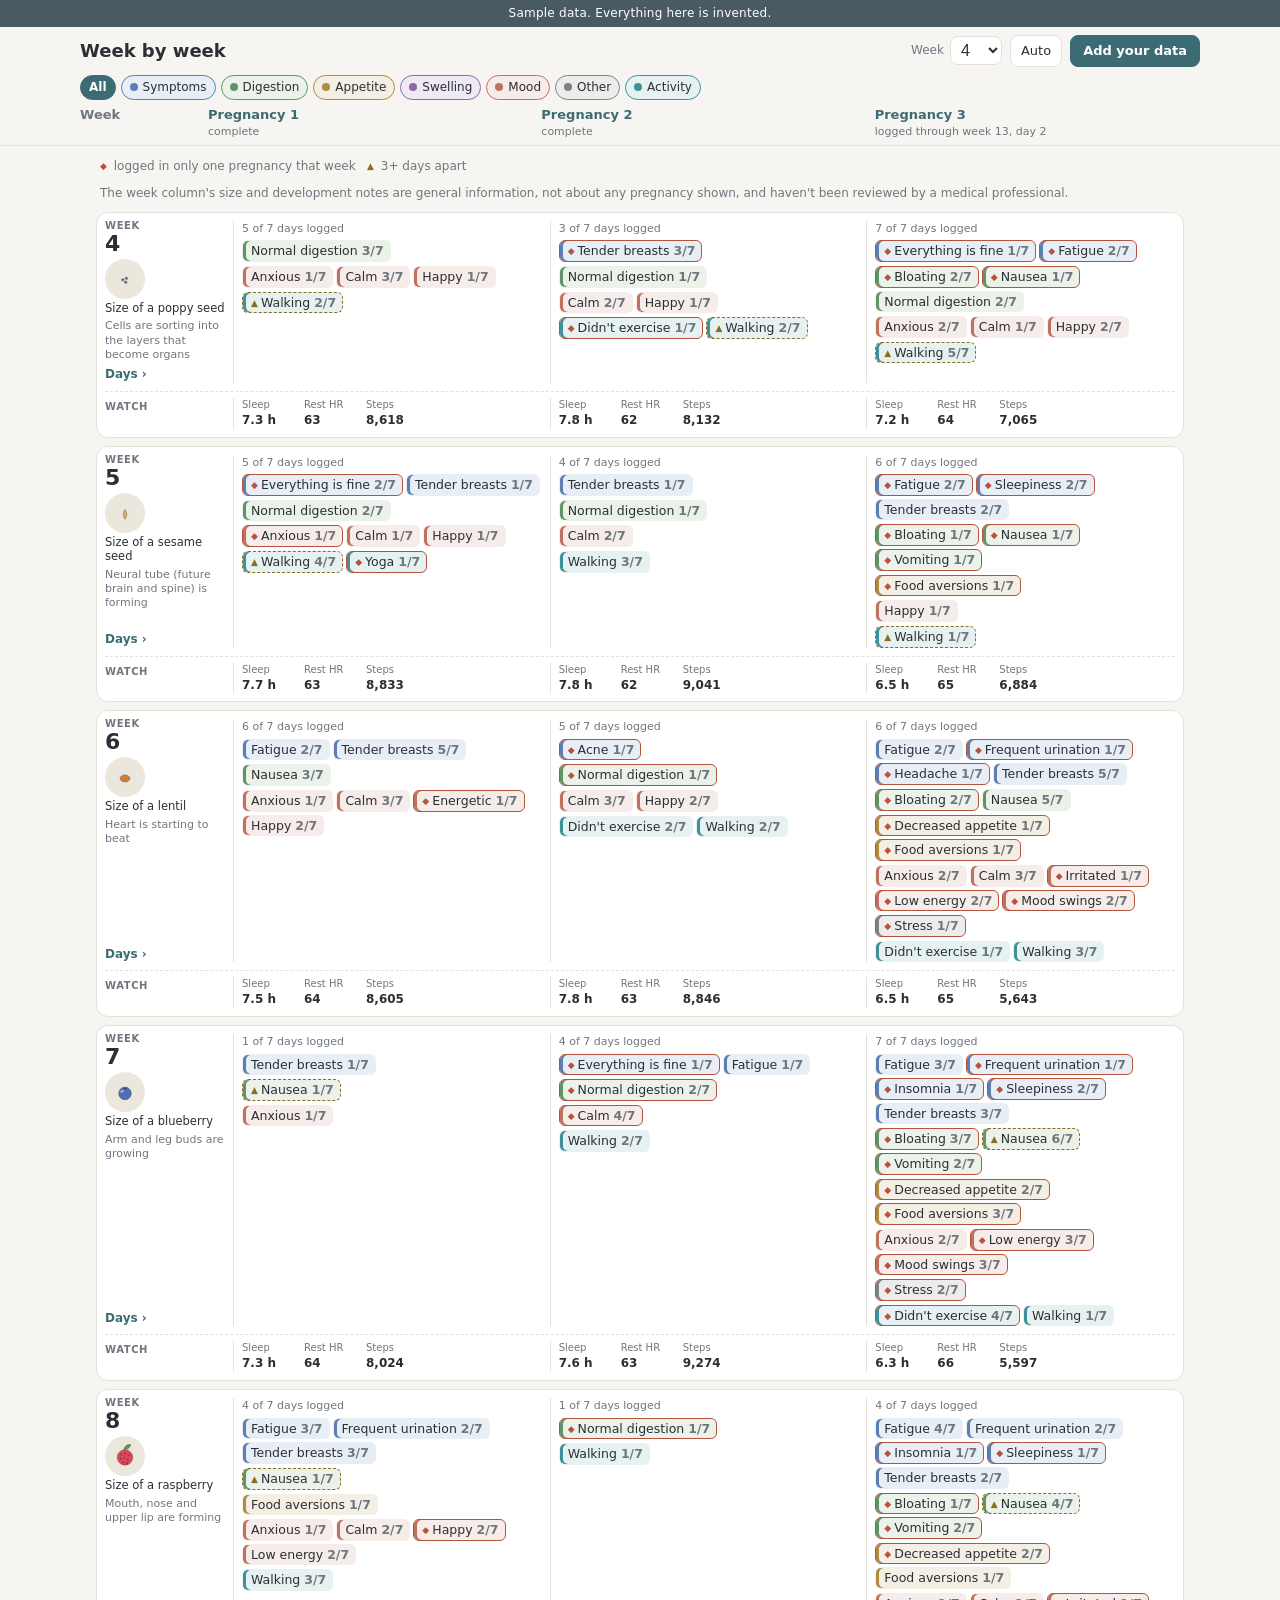
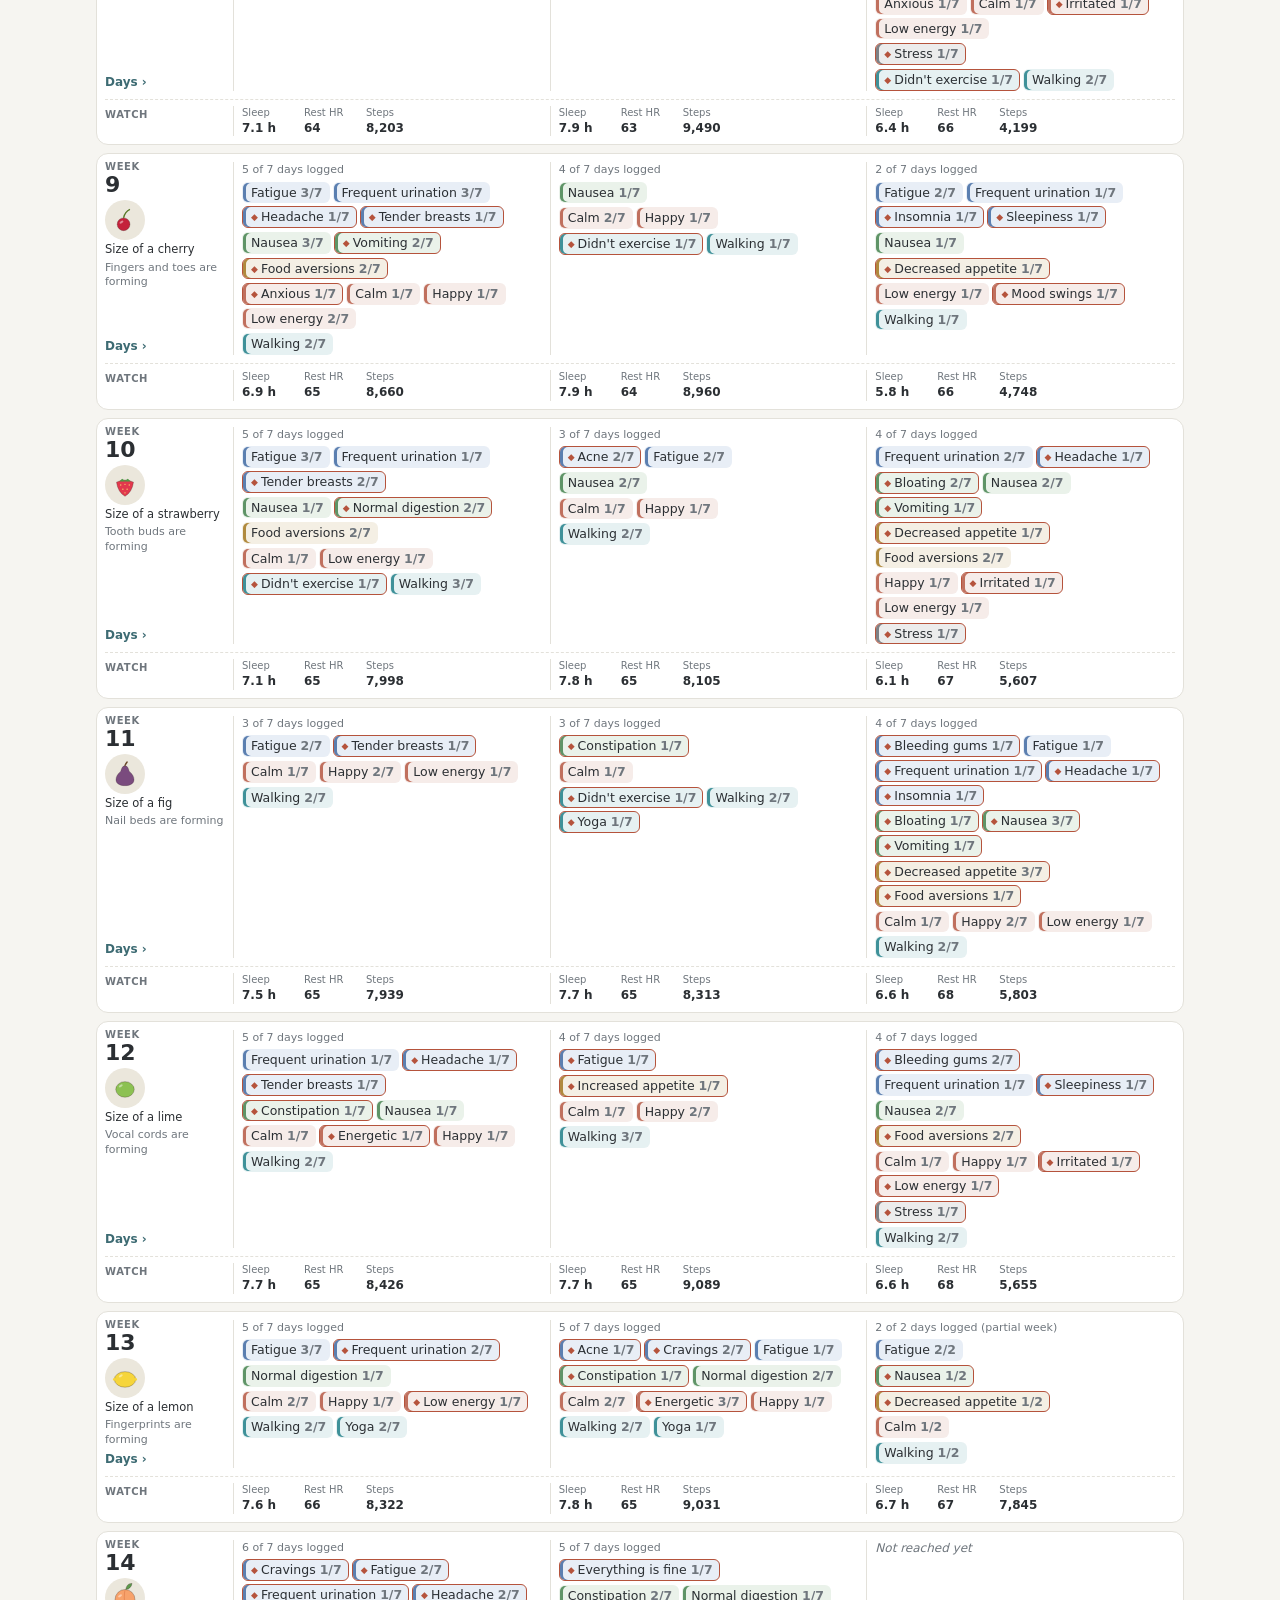
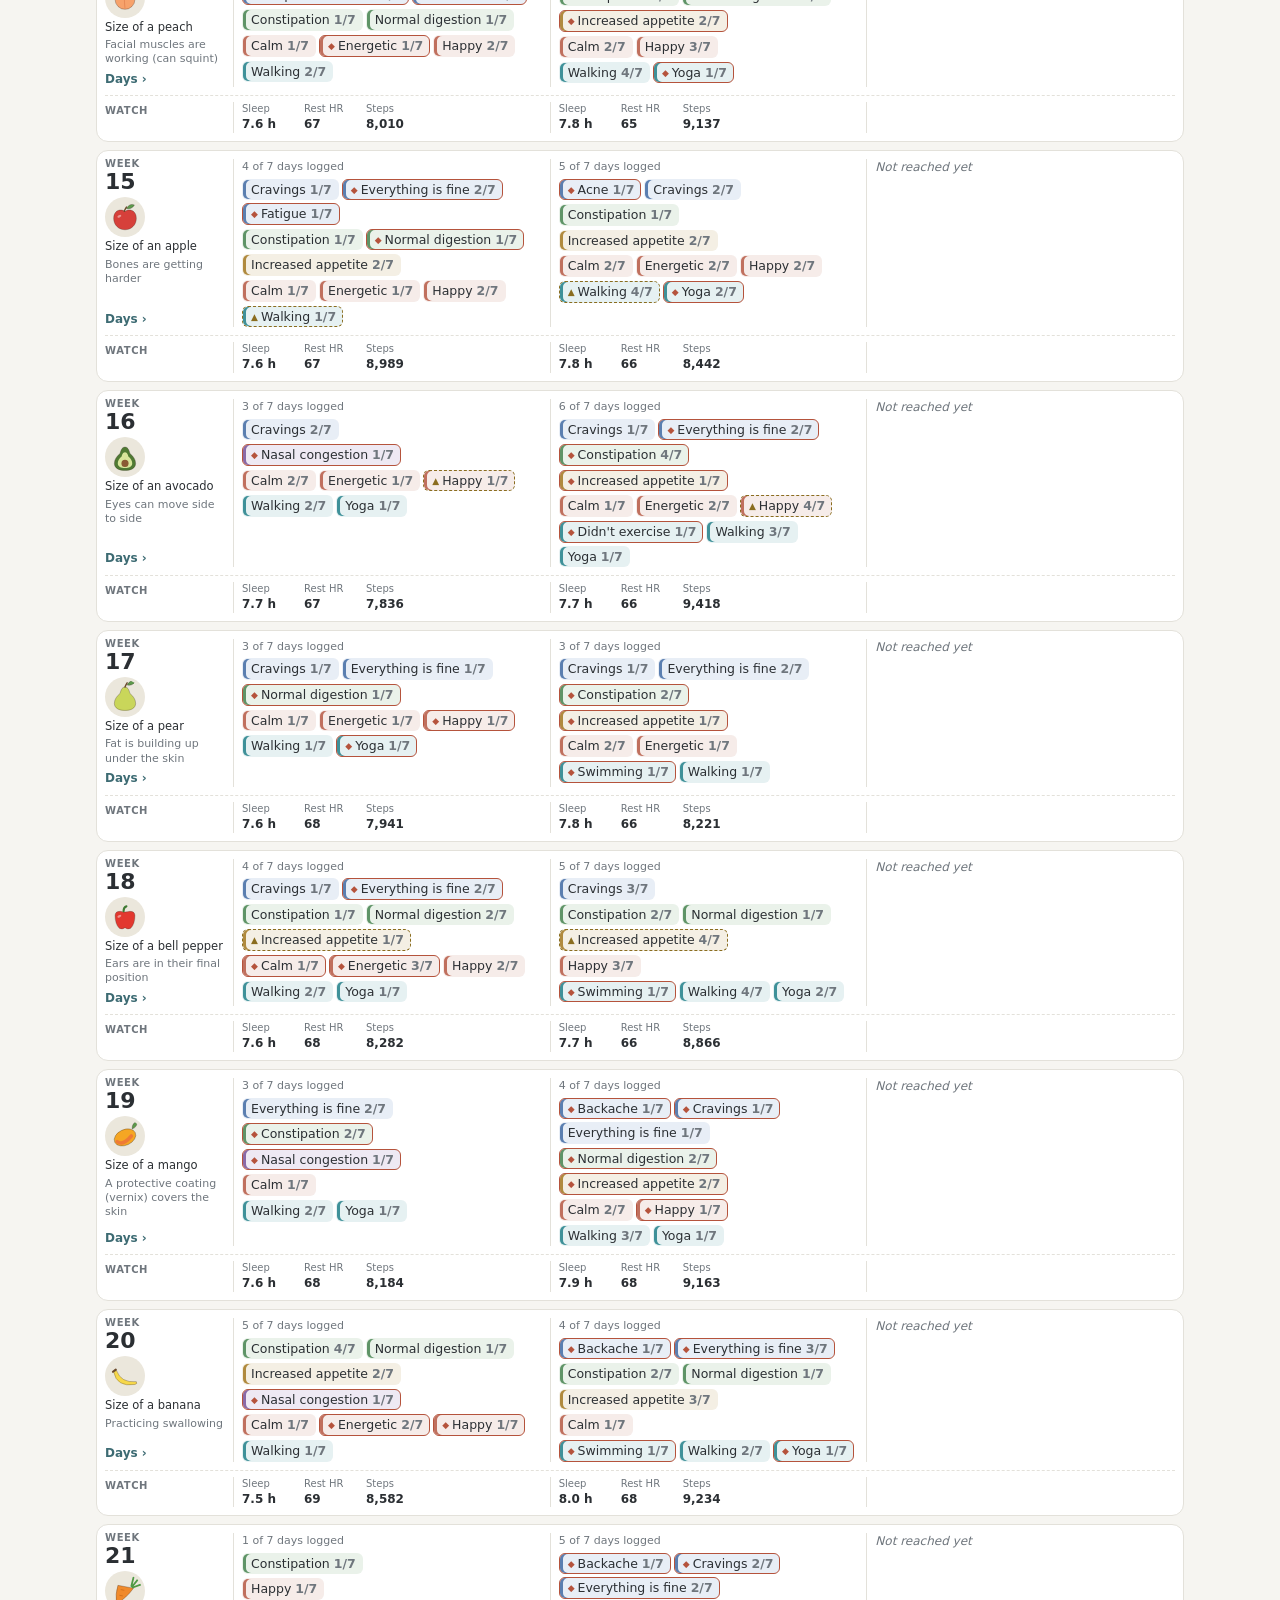
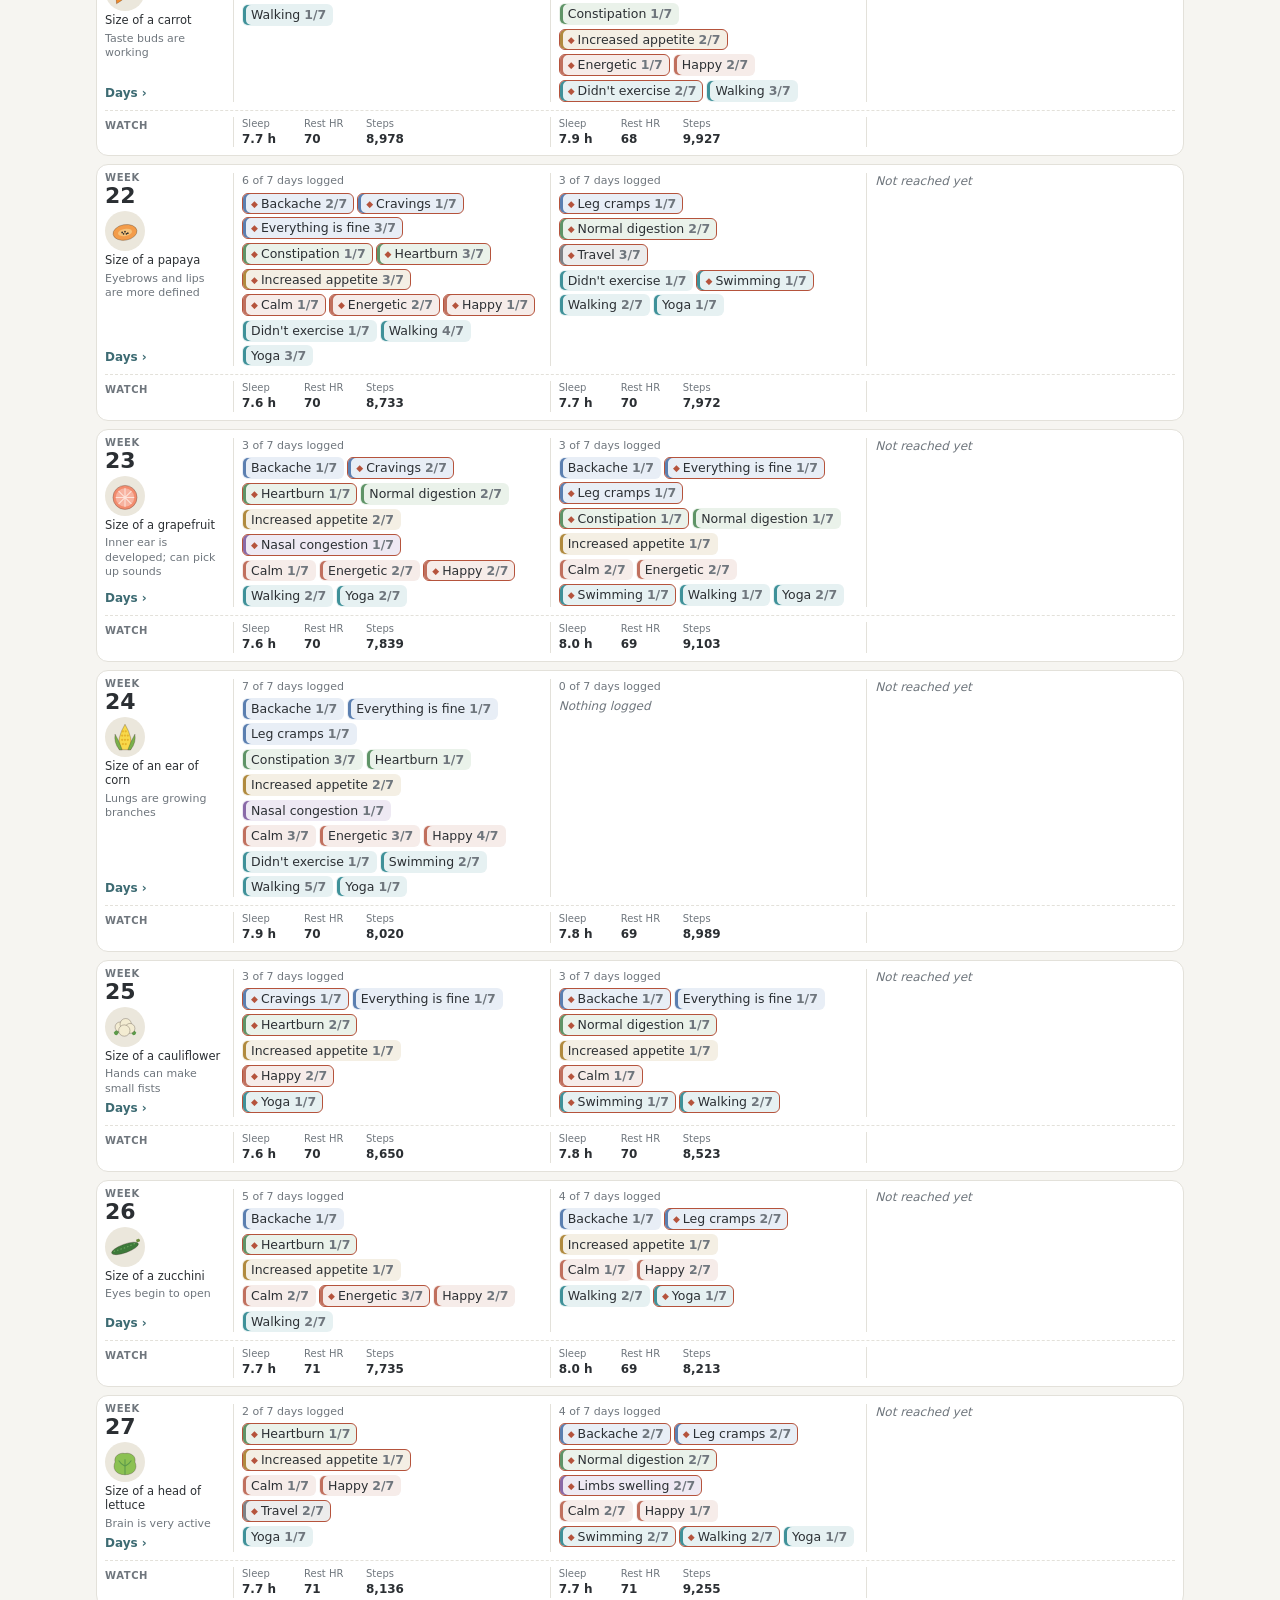
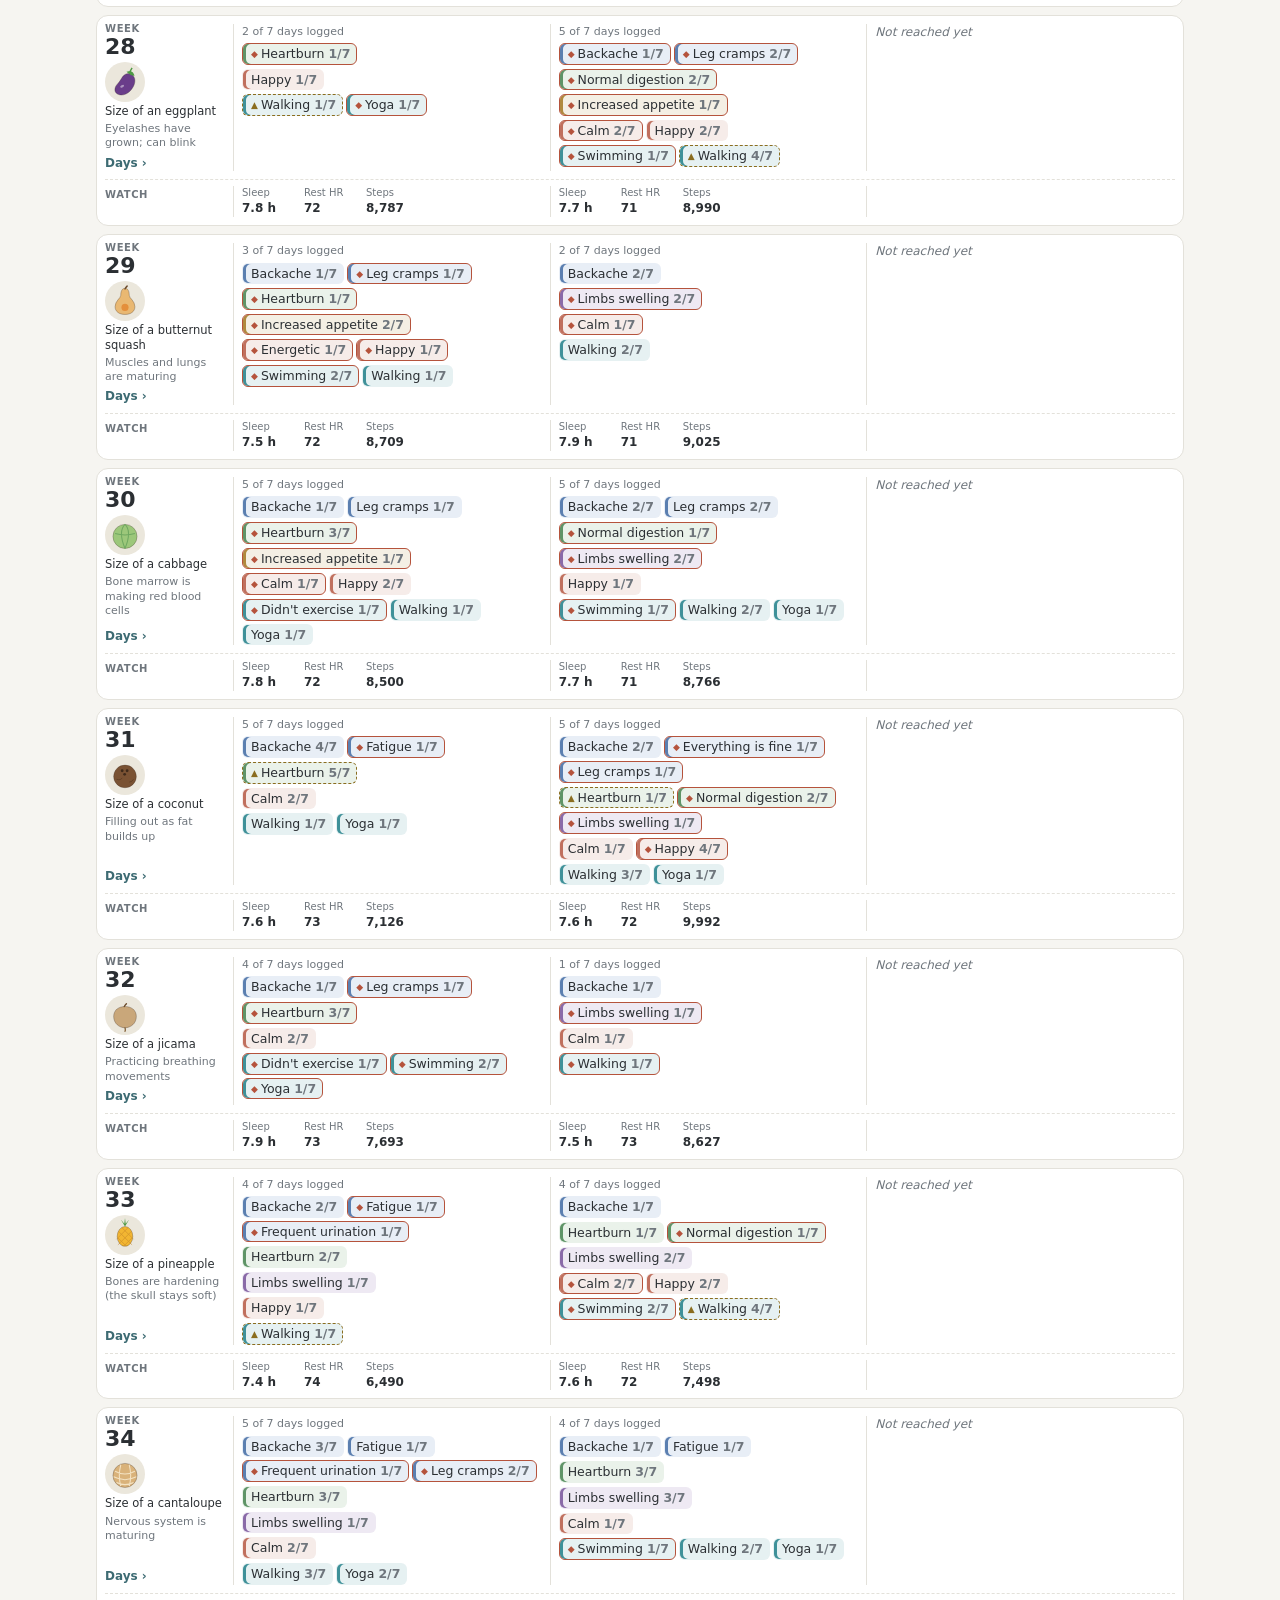
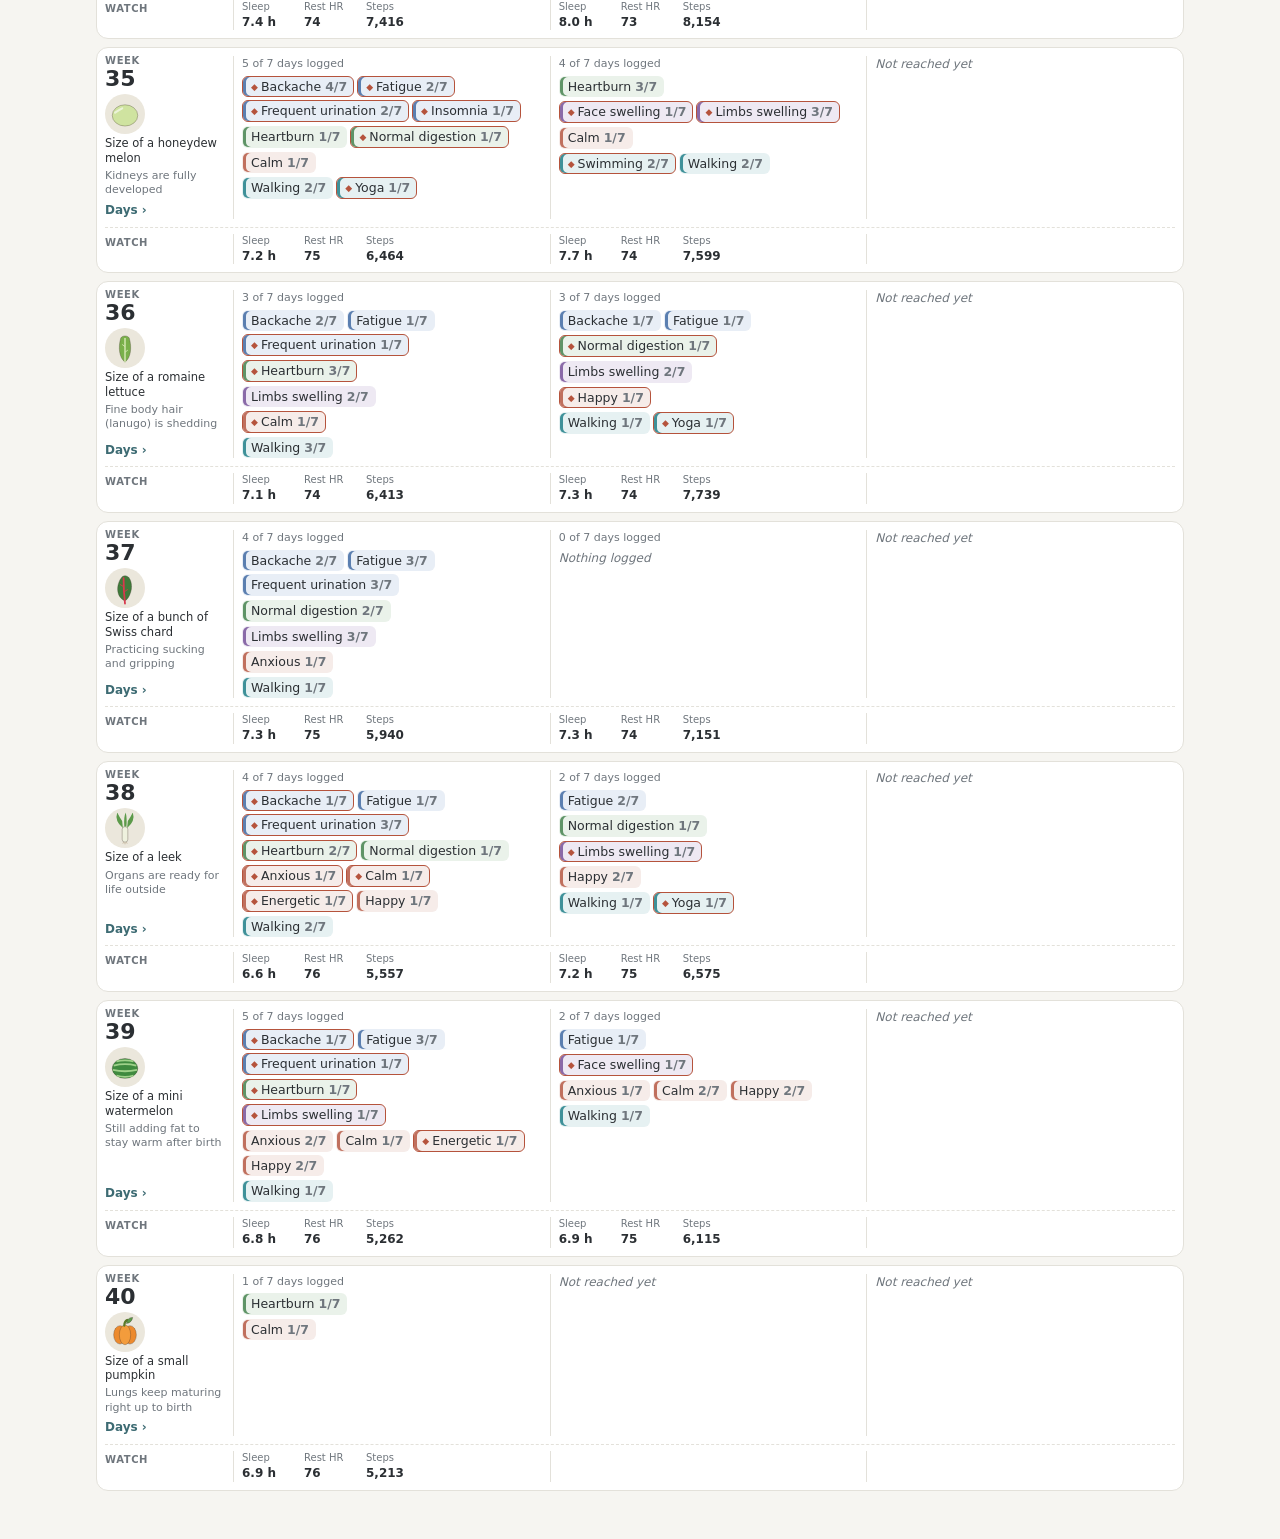
<file: pregnancy-compare/index.html>
<!doctype html>
<html lang="en">
<head>
<meta charset="utf-8">
<meta name="viewport" content="width=device-width, initial-scale=1, viewport-fit=cover">
<meta name="robots" content="noindex">
<title>Week by Week</title>
<link rel="stylesheet" href="css/style.css">
</head>
<body>
<header class="top">
  <div class="banner" id="banner" role="note">Sample data. Everything here is invented.</div>
  <div class="top-inner">
  <div class="top-row">
    <h1 id="title">Week by week</h1>
    <div class="tools">
      <label class="jump">Week
        <select id="jump" aria-label="Jump to week"></select>
      </label>
      <button type="button" id="theme" class="theme">Auto</button>
      <a href="#data" id="addbtn" class="btn primary">Add your data</a>
    </div>
  </div>
  <div class="key" id="key" role="group" aria-label="Show categories"></div>
  <div class="colheads" id="colheads"></div>
  </div>
</header>
<main id="app"><p class="loading">Loading…</p></main>
<script type="module" src="js/app.js"></script>
</body>
</html>
</file>
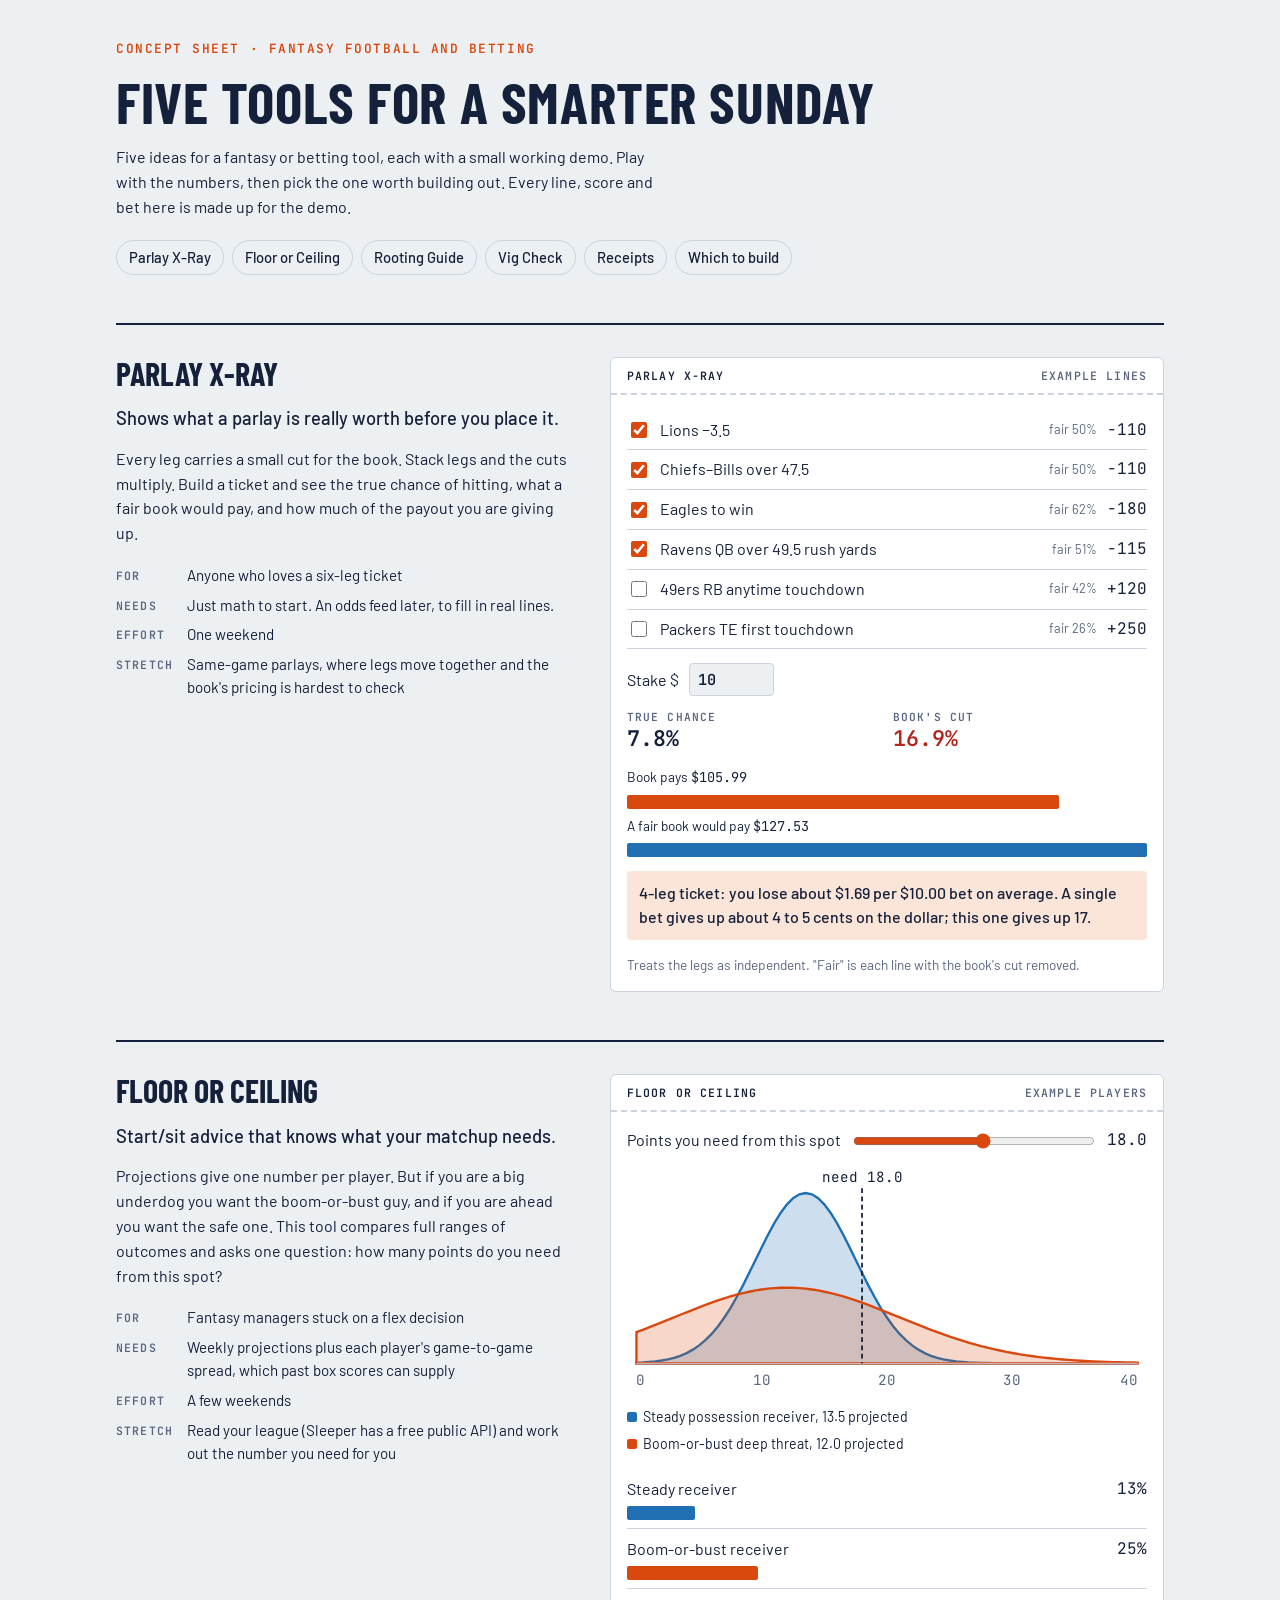
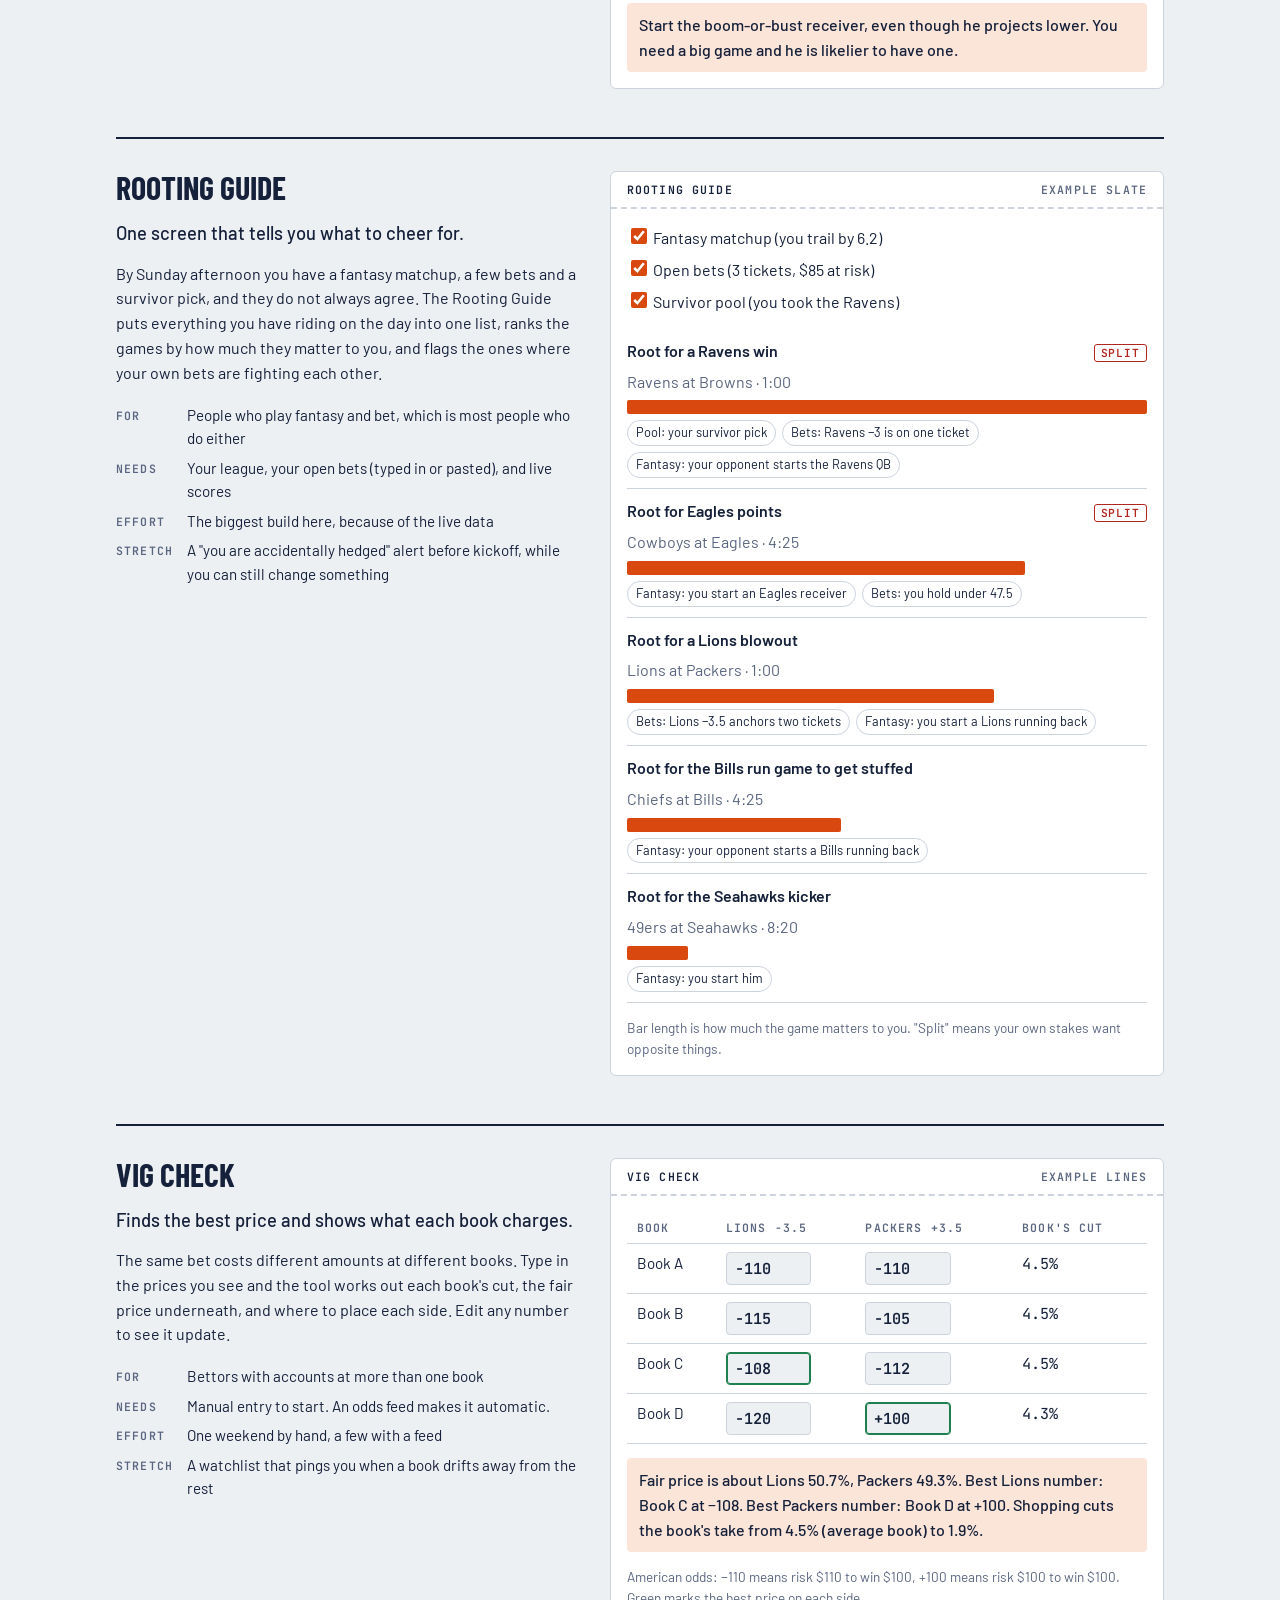
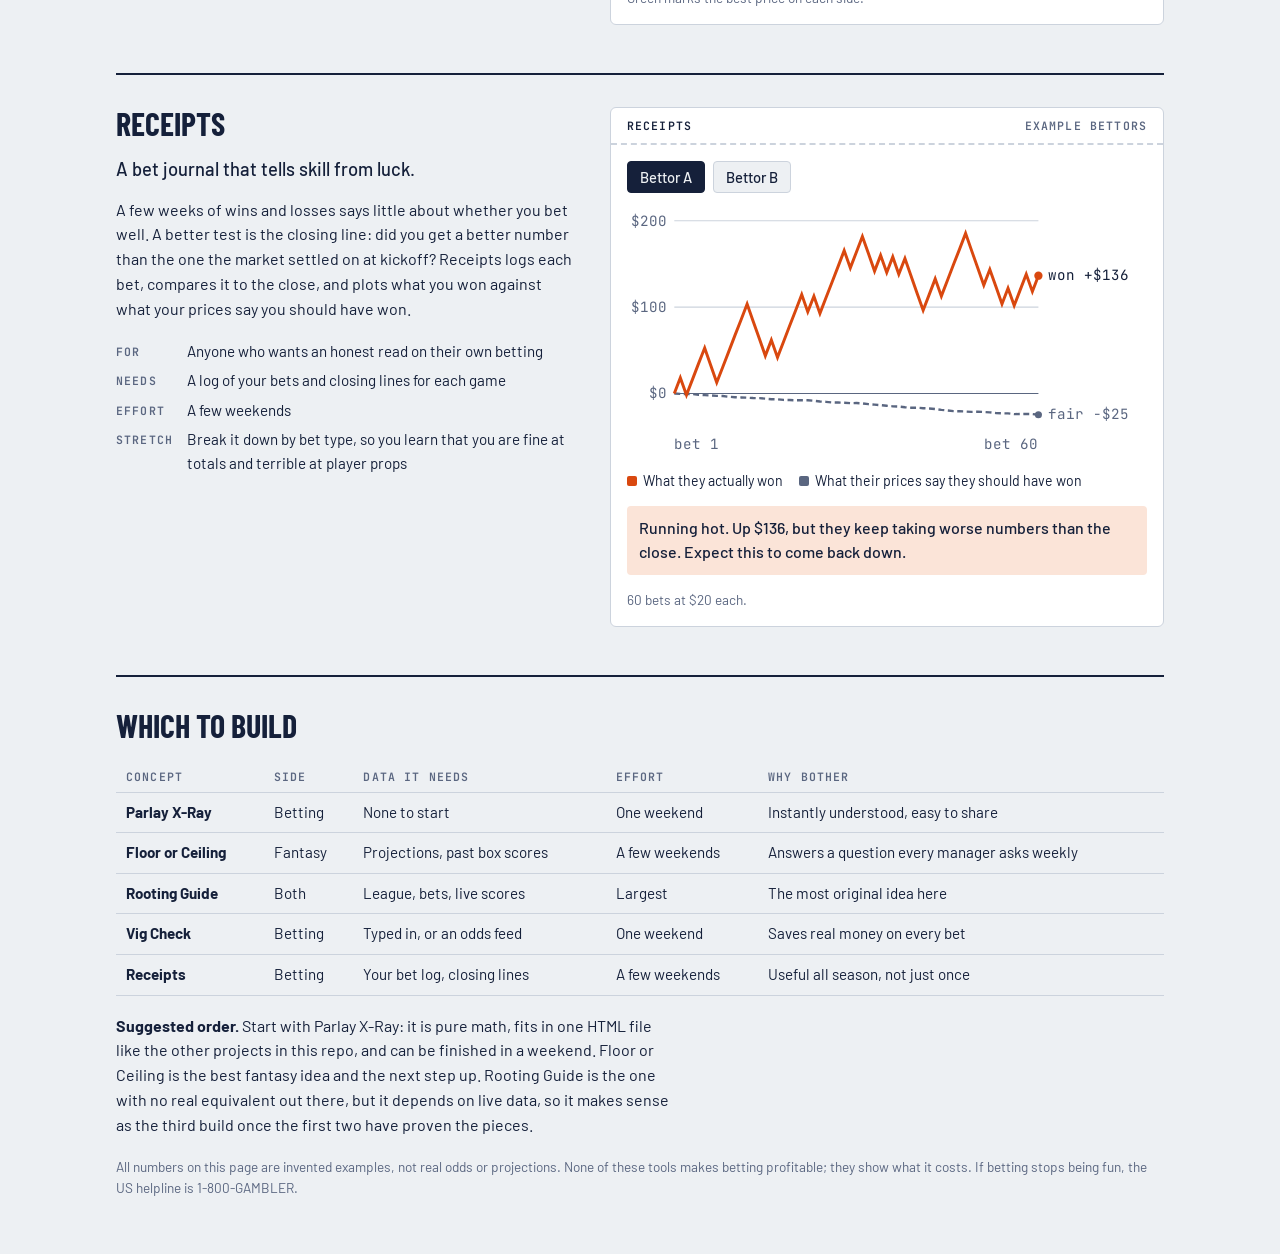
<file: sunday-edge/index.html>
<!doctype html>
<html lang="en">
<head>
<meta charset="utf-8">
<meta name="viewport" content="width=device-width, initial-scale=1, viewport-fit=cover">
<title>Sunday Edge Concepts</title>
<meta name="claude:viewport-fit-sides" content="cover">
<link rel="stylesheet" href="https://fonts.googleapis.com/css2?family=Barlow:wght@400;500;600&family=Barlow+Condensed:wght@600;700&family=JetBrains+Mono:wght@400;600&display=swap">
<style>
/* Layout: one column of concepts; each is pitch text on the left and a working "ticket" demo on the right. */
:root{
  --bg:#EDF0F3; --panel:#FFFFFF; --ink:#15203A; --muted:#5A6680; --line:#CCD3DD;
  --accent:#D9480F; --tint:#FBE4D8; --b:#1F6FB2; --good:#1E7F4F; --bad:#B3261E;
  --display:"Barlow Condensed","Arial Narrow",Impact,sans-serif;
  --body:"Barlow","Helvetica Neue",Arial,sans-serif;
  --mono:"JetBrains Mono",ui-monospace,Menlo,Consolas,monospace;
}
@media (prefers-color-scheme: dark){ :root:not([data-theme="light"]){
  --bg:#0D1524; --panel:#16213A; --ink:#E7ECF4; --muted:#94A1B8; --line:#2B3956;
  --accent:#FF8A4C; --tint:#3A2418; --b:#6CB4F0; --good:#5DCB93; --bad:#FF7B72; color-scheme:dark } }
:root[data-theme="dark"]{
  --bg:#0D1524; --panel:#16213A; --ink:#E7ECF4; --muted:#94A1B8; --line:#2B3956;
  --accent:#FF8A4C; --tint:#3A2418; --b:#6CB4F0; --good:#5DCB93; --bad:#FF7B72; color-scheme:dark }

*{box-sizing:border-box}
body{margin:0;background:var(--bg);color:var(--ink);font:400 16px/1.55 var(--body)}
.wrap{max-width:1080px;margin:0 auto;padding-block:40px 56px;
  padding-left:max(16px,env(safe-area-inset-left,0px));padding-right:max(16px,env(safe-area-inset-right,0px));
  display:flex;flex-direction:column;gap:48px}
h1,h2,h3{font-family:var(--display);text-wrap:balance;margin:0;line-height:1.05}
h1{font-size:clamp(2.4rem,6vw,3.6rem);font-weight:700;text-transform:uppercase;letter-spacing:.01em}
h2{font-size:2rem;font-weight:700;text-transform:uppercase}
h3{font-size:1.25rem;font-weight:600;text-transform:uppercase;letter-spacing:.03em}
p{margin:0;max-width:62ch}
a{color:var(--accent)}
:focus-visible{outline:2px solid var(--accent);outline-offset:2px}
.mono{font-family:var(--mono);font-variant-numeric:tabular-nums}
.muted{color:var(--muted)}

header{display:flex;flex-direction:column;gap:14px}
.kicker{font:600 .8rem var(--mono);letter-spacing:.12em;text-transform:uppercase;color:var(--accent)}
.jump{display:flex;flex-wrap:wrap;gap:8px;padding:0;margin:6px 0 0;list-style:none}
.jump a{display:block;padding:5px 12px;border:1px solid var(--line);border-radius:999px;
  color:var(--ink);text-decoration:none;font-weight:500;font-size:.92rem}
.jump a:hover{border-color:var(--accent);color:var(--accent)}

.concept{display:grid;grid-template-columns:minmax(0,5fr) minmax(0,6fr);gap:32px;
  padding-top:32px;border-top:2px solid var(--ink);align-items:start}
@media (max-width:820px){ .concept{grid-template-columns:minmax(0,1fr);gap:20px} }
.pitch{display:flex;flex-direction:column;gap:14px;min-width:0}
.pitch .line{font-size:1.15rem;font-weight:500}
.facts{display:grid;grid-template-columns:auto minmax(0,1fr);gap:6px 14px;margin:4px 0 0;font-size:.95rem}
.facts dt{font:600 .72rem var(--mono);letter-spacing:.1em;text-transform:uppercase;color:var(--muted);padding-top:4px}
.facts dd{margin:0}

/* the demo "ticket" */
.ticket{background:var(--panel);border:1px solid var(--line);border-radius:6px;min-width:0}
.stub{display:flex;justify-content:space-between;gap:12px;padding:10px 16px;
  border-bottom:2px dashed var(--line);font:600 .72rem var(--mono);letter-spacing:.1em;text-transform:uppercase}
.stub span:last-child{color:var(--muted)}
.tbody{padding:16px;display:flex;flex-direction:column;gap:14px}
.row{display:flex;flex-wrap:wrap;align-items:center;gap:10px}
label{cursor:pointer}
input[type=number],input[type=text]{font:600 .95rem var(--mono);color:var(--ink);background:var(--bg);
  border:1px solid var(--line);border-radius:4px;padding:5px 8px;width:5.6em}
input[type=range]{flex:1 1 160px;min-width:0;accent-color:var(--accent)}
input[type=checkbox]{accent-color:var(--accent);width:16px;height:16px}
.verdict{background:var(--tint);border-radius:4px;padding:10px 12px;font-weight:500}
.note{font-size:.85rem;color:var(--muted)}

.legs{display:flex;flex-direction:column}
.leg{display:grid;grid-template-columns:auto minmax(0,1fr) auto auto;gap:10px;align-items:center;
  padding:7px 0;border-bottom:1px solid var(--line)}
.leg .fair{font-size:.8rem;color:var(--muted)}
.stats{display:grid;grid-template-columns:repeat(2,minmax(0,1fr));gap:12px}
.stat .k{font:600 .7rem var(--mono);letter-spacing:.1em;text-transform:uppercase;color:var(--muted)}
.stat .v{font:600 1.35rem var(--mono);font-variant-numeric:tabular-nums}
.bars{display:flex;flex-direction:column;gap:6px;font-size:.85rem}
.bar{height:14px;border-radius:2px;background:var(--b);min-width:2px}
.bar.a{background:var(--accent)}
.bad{color:var(--bad)} .good{color:var(--good)}

.scroll{overflow-x:auto}
table{border-collapse:collapse;width:100%;font-size:.95rem}
th,td{text-align:left;padding:8px 10px;border-bottom:1px solid var(--line);vertical-align:top}
th{font:600 .72rem var(--mono);letter-spacing:.1em;text-transform:uppercase;color:var(--muted);white-space:nowrap}
td.num{font-family:var(--mono);font-variant-numeric:tabular-nums;white-space:nowrap}
input.best{border-color:var(--good);box-shadow:inset 0 0 0 1px var(--good)}
input.invalid{border-color:var(--bad)}

svg{display:block;width:100%;height:auto}
svg text{font:12px var(--mono);fill:var(--muted)}
svg .axis{stroke:var(--line);stroke-width:1;fill:none}
svg .ink{fill:var(--ink)}
.key{display:flex;flex-wrap:wrap;gap:6px 16px;font-size:.88rem}
.key i{display:inline-block;width:10px;height:10px;border-radius:2px;margin-right:6px;background:var(--b)}
.key i.a{background:var(--accent)}
.key i.g{background:var(--muted)}

.pick{display:grid;grid-template-columns:minmax(0,1fr) auto;gap:4px 12px;padding:8px 0;border-bottom:1px solid var(--line)}
.pick .pb{grid-column:1/-1;display:flex;align-items:center;gap:8px}
.pick .pb .bar{flex:0 0 auto}

.toggles{display:flex;flex-direction:column;gap:6px}
.game{padding:10px 0;border-bottom:1px solid var(--line);display:flex;flex-direction:column;gap:6px}
.game .top{display:flex;flex-wrap:wrap;justify-content:space-between;gap:4px 12px;align-items:baseline}
.game .root{font-weight:600}
.chips{display:flex;flex-wrap:wrap;gap:6px}
.chip{font-size:.8rem;padding:2px 8px;border:1px solid var(--line);border-radius:999px}
.split{font:600 .7rem var(--mono);letter-spacing:.08em;text-transform:uppercase;color:var(--bad);
  border:1px solid var(--bad);border-radius:3px;padding:1px 6px}
.seg{display:flex;flex-wrap:wrap;gap:8px}
.seg button{font:500 .92rem var(--body);color:var(--ink);background:var(--bg);border:1px solid var(--line);
  border-radius:4px;padding:6px 12px;cursor:pointer}
.seg button[aria-pressed=true]{background:var(--ink);color:var(--bg);border-color:var(--ink)}

.wrapup{display:flex;flex-direction:column;gap:18px;padding-top:32px;border-top:2px solid var(--ink)}
footer{font-size:.85rem;color:var(--muted)}
</style>

<div class="wrap">
<header>
  <div class="kicker">Concept sheet · fantasy football and betting</div>
  <h1>Five tools for a smarter Sunday</h1>
  <p>Five ideas for a fantasy or betting tool, each with a small working demo. Play with the numbers, then pick the one worth building out. Every line, score and bet here is made up for the demo.</p>
  <ul class="jump">
    <li><a href="#parlay">Parlay X-Ray</a></li>
    <li><a href="#floor">Floor or Ceiling</a></li>
    <li><a href="#rooting">Rooting Guide</a></li>
    <li><a href="#vig">Vig Check</a></li>
    <li><a href="#receipts">Receipts</a></li>
    <li><a href="#compare">Which to build</a></li>
  </ul>
</header>

<!-- 1 -->
<section class="concept" id="parlay">
  <div class="pitch">
    <h2>Parlay X-Ray</h2>
    <p class="line">Shows what a parlay is really worth before you place it.</p>
    <p>Every leg carries a small cut for the book. Stack legs and the cuts multiply. Build a ticket and see the true chance of hitting, what a fair book would pay, and how much of the payout you are giving up.</p>
    <dl class="facts">
      <dt>For</dt><dd>Anyone who loves a six-leg ticket</dd>
      <dt>Needs</dt><dd>Just math to start. An odds feed later, to fill in real lines.</dd>
      <dt>Effort</dt><dd>One weekend</dd>
      <dt>Stretch</dt><dd>Same-game parlays, where legs move together and the book's pricing is hardest to check</dd>
    </dl>
  </div>
  <div class="ticket">
    <div class="stub"><span>Parlay X-Ray</span><span>Example lines</span></div>
    <div class="tbody">
      <div class="legs" id="pl-legs"></div>
      <div class="row"><label for="pl-stake">Stake $</label><input type="number" id="pl-stake" min="1" step="1" value="10"></div>
      <div class="stats" id="pl-stats"></div>
      <div class="bars" id="pl-bars"></div>
      <div class="verdict" id="pl-verdict"></div>
      <div class="note">Treats the legs as independent. "Fair" is each line with the book's cut removed.</div>
    </div>
  </div>
</section>

<!-- 2 -->
<section class="concept" id="floor">
  <div class="pitch">
    <h2>Floor or Ceiling</h2>
    <p class="line">Start/sit advice that knows what your matchup needs.</p>
    <p>Projections give one number per player. But if you are a big underdog you want the boom-or-bust guy, and if you are ahead you want the safe one. This tool compares full ranges of outcomes and asks one question: how many points do you need from this spot?</p>
    <dl class="facts">
      <dt>For</dt><dd>Fantasy managers stuck on a flex decision</dd>
      <dt>Needs</dt><dd>Weekly projections plus each player's game-to-game spread, which past box scores can supply</dd>
      <dt>Effort</dt><dd>A few weekends</dd>
      <dt>Stretch</dt><dd>Read your league (Sleeper has a free public API) and work out the number you need for you</dd>
    </dl>
  </div>
  <div class="ticket">
    <div class="stub"><span>Floor or Ceiling</span><span>Example players</span></div>
    <div class="tbody">
      <div class="row"><label for="fl-need">Points you need from this spot</label>
        <input type="range" id="fl-need" min="4" max="30" step="0.5" value="18">
        <span class="mono" id="fl-needv"></span></div>
      <div id="fl-chart"></div>
      <div class="key"><span><i></i>Steady possession receiver, 13.5 projected</span><span><i class="a"></i>Boom-or-bust deep threat, 12.0 projected</span></div>
      <div id="fl-picks"></div>
      <div class="verdict" id="fl-verdict"></div>
    </div>
  </div>
</section>

<!-- 3 -->
<section class="concept" id="rooting">
  <div class="pitch">
    <h2>Rooting Guide</h2>
    <p class="line">One screen that tells you what to cheer for.</p>
    <p>By Sunday afternoon you have a fantasy matchup, a few bets and a survivor pick, and they do not always agree. The Rooting Guide puts everything you have riding on the day into one list, ranks the games by how much they matter to you, and flags the ones where your own bets are fighting each other.</p>
    <dl class="facts">
      <dt>For</dt><dd>People who play fantasy and bet, which is most people who do either</dd>
      <dt>Needs</dt><dd>Your league, your open bets (typed in or pasted), and live scores</dd>
      <dt>Effort</dt><dd>The biggest build here, because of the live data</dd>
      <dt>Stretch</dt><dd>A "you are accidentally hedged" alert before kickoff, while you can still change something</dd>
    </dl>
  </div>
  <div class="ticket">
    <div class="stub"><span>Rooting Guide</span><span>Example slate</span></div>
    <div class="tbody">
      <div class="toggles">
        <label><input type="checkbox" id="rg-fantasy" checked> Fantasy matchup (you trail by 6.2)</label>
        <label><input type="checkbox" id="rg-bets" checked> Open bets (3 tickets, $85 at risk)</label>
        <label><input type="checkbox" id="rg-pool" checked> Survivor pool (you took the Ravens)</label>
      </div>
      <div id="rg-list"></div>
      <div class="note">Bar length is how much the game matters to you. "Split" means your own stakes want opposite things.</div>
    </div>
  </div>
</section>

<!-- 4 -->
<section class="concept" id="vig">
  <div class="pitch">
    <h2>Vig Check</h2>
    <p class="line">Finds the best price and shows what each book charges.</p>
    <p>The same bet costs different amounts at different books. Type in the prices you see and the tool works out each book's cut, the fair price underneath, and where to place each side. Edit any number to see it update.</p>
    <dl class="facts">
      <dt>For</dt><dd>Bettors with accounts at more than one book</dd>
      <dt>Needs</dt><dd>Manual entry to start. An odds feed makes it automatic.</dd>
      <dt>Effort</dt><dd>One weekend by hand, a few with a feed</dd>
      <dt>Stretch</dt><dd>A watchlist that pings you when a book drifts away from the rest</dd>
    </dl>
  </div>
  <div class="ticket">
    <div class="stub"><span>Vig Check</span><span>Example lines</span></div>
    <div class="tbody">
      <div class="scroll">
        <table>
          <thead><tr><th>Book</th><th>Lions −3.5</th><th>Packers +3.5</th><th>Book's cut</th></tr></thead>
          <tbody id="vg-rows"></tbody>
        </table>
      </div>
      <div class="verdict" id="vg-verdict"></div>
      <div class="note">American odds: −110 means risk $110 to win $100, +100 means risk $100 to win $100. Green marks the best price on each side.</div>
    </div>
  </div>
</section>

<!-- 5 -->
<section class="concept" id="receipts">
  <div class="pitch">
    <h2>Receipts</h2>
    <p class="line">A bet journal that tells skill from luck.</p>
    <p>A few weeks of wins and losses says little about whether you bet well. A better test is the closing line: did you get a better number than the one the market settled on at kickoff? Receipts logs each bet, compares it to the close, and plots what you won against what your prices say you should have won.</p>
    <dl class="facts">
      <dt>For</dt><dd>Anyone who wants an honest read on their own betting</dd>
      <dt>Needs</dt><dd>A log of your bets and closing lines for each game</dd>
      <dt>Effort</dt><dd>A few weekends</dd>
      <dt>Stretch</dt><dd>Break it down by bet type, so you learn that you are fine at totals and terrible at player props</dd>
    </dl>
  </div>
  <div class="ticket">
    <div class="stub"><span>Receipts</span><span>Example bettors</span></div>
    <div class="tbody">
      <div class="seg" id="rc-seg">
        <button type="button" id="rc-b0" aria-pressed="true">Bettor A</button>
        <button type="button" id="rc-b1" aria-pressed="false">Bettor B</button>
      </div>
      <div id="rc-chart"></div>
      <div class="key"><span><i class="a"></i>What they actually won</span><span><i class="g"></i>What their prices say they should have won</span></div>
      <div class="verdict" id="rc-verdict"></div>
      <div class="note">60 bets at $20 each.</div>
    </div>
  </div>
</section>

<section class="wrapup" id="compare">
  <h2>Which to build</h2>
  <div class="scroll">
    <table>
      <thead><tr><th>Concept</th><th>Side</th><th>Data it needs</th><th>Effort</th><th>Why bother</th></tr></thead>
      <tbody>
        <tr><td><strong>Parlay X-Ray</strong></td><td>Betting</td><td>None to start</td><td>One weekend</td><td>Instantly understood, easy to share</td></tr>
        <tr><td><strong>Floor or Ceiling</strong></td><td>Fantasy</td><td>Projections, past box scores</td><td>A few weekends</td><td>Answers a question every manager asks weekly</td></tr>
        <tr><td><strong>Rooting Guide</strong></td><td>Both</td><td>League, bets, live scores</td><td>Largest</td><td>The most original idea here</td></tr>
        <tr><td><strong>Vig Check</strong></td><td>Betting</td><td>Typed in, or an odds feed</td><td>One weekend</td><td>Saves real money on every bet</td></tr>
        <tr><td><strong>Receipts</strong></td><td>Betting</td><td>Your bet log, closing lines</td><td>A few weekends</td><td>Useful all season, not just once</td></tr>
      </tbody>
    </table>
  </div>
  <p><strong>Suggested order.</strong> Start with Parlay X-Ray: it is pure math, fits in one HTML file like the other projects in this repo, and can be finished in a weekend. Floor or Ceiling is the best fantasy idea and the next step up. Rooting Guide is the one with no real equivalent out there, but it depends on live data, so it makes sense as the third build once the first two have proven the pieces.</p>
  <footer>All numbers on this page are invented examples, not real odds or projections. None of these tools makes betting profitable; they show what it costs. If betting stops being fun, the US helpline is 1-800-GAMBLER.</footer>
</section>
</div>

<script>
(function(){
const $=id=>document.getElementById(id);
const dec=a=>a>0?1+a/100:1+100/-a;
const fmtA=a=>(a>0?'+':'−')+Math.abs(a);
const usd=n=>(n<0?'−':'')+'$'+Math.abs(n).toFixed(2);
const usd0=n=>(n<0?'−':n>0?'+':'')+'$'+Math.abs(Math.round(n));
const pct=(p,d)=>(p*100).toFixed(d==null?1:d)+'%';

/* ---------- Parlay X-Ray ---------- */
const LEGS=[
  {n:'Lions −3.5',o:-110,p:.50,on:1},
  {n:'Chiefs–Bills over 47.5',o:-110,p:.50,on:1},
  {n:'Eagles to win',o:-180,p:.615,on:1},
  {n:'Ravens QB over 49.5 rush yards',o:-115,p:.51,on:1},
  {n:'49ers RB anytime touchdown',o:120,p:.42,on:0},
  {n:'Packers TE first touchdown',o:250,p:.255,on:0}
];
$('pl-legs').innerHTML=LEGS.map((l,i)=>
  `<label class="leg" for="pl-leg${i}"><input type="checkbox" id="pl-leg${i}" ${l.on?'checked':''}>
   <span>${l.n}</span><span class="fair">fair ${pct(l.p,0)}</span><span class="mono">${fmtA(l.o)}</span></label>`).join('');
function parlay(){
  const stake=Math.max(0,parseFloat($('pl-stake').value)||0);
  let d=1,p=1,n=0;
  LEGS.forEach((l,i)=>{ if($('pl-leg'+i).checked){d*=dec(l.o);p*=l.p;n++;} });
  if(!n||!stake){ $('pl-stats').innerHTML='';$('pl-bars').innerHTML='';
    $('pl-verdict').textContent='Pick at least one leg and enter a stake.';return; }
  const pays=stake*d, fair=stake/p, edge=1-p*d, ev=p*pays-stake;
  $('pl-stats').innerHTML=
    `<div class="stat"><div class="k">True chance</div><div class="v">${pct(p)}</div></div>
     <div class="stat"><div class="k">Book's cut</div><div class="v bad">${pct(edge)}</div></div>`;
  $('pl-bars').innerHTML=
    `<div>Book pays <span class="mono">${usd(pays)}</span></div><div class="bar a" style="width:${Math.min(100,pays/fair*100)}%"></div>
     <div>A fair book would pay <span class="mono">${usd(fair)}</span></div><div class="bar" style="width:100%"></div>`;
  $('pl-verdict').textContent=`${n}-leg ticket: you lose about ${usd(-ev)} per ${usd(stake)} bet on average. `+
    (n===1?'A single bet gives up about 4 to 5 cents on the dollar. Add legs and watch that grow.':
     `A single bet gives up about 4 to 5 cents on the dollar; this one gives up ${Math.round(edge*100)}.`);
}
$('pl-legs').addEventListener('change',parlay); $('pl-stake').addEventListener('input',parlay); parlay();

/* ---------- Floor or Ceiling ---------- */
const cdf=z=>{const t=1/(1+.2316419*Math.abs(z)),d=.3989423*Math.exp(-z*z/2);
  const p=d*t*(.3193815+t*(-.3565638+t*(1.781478+t*(-1.821256+t*1.330274))));return z>0?1-p:p;};
const pdf=(x,m,s)=>Math.exp(-((x-m)**2)/(2*s*s))/(s*2.5066283);
const PL=[{n:'Steady receiver',m:13.5,s:4,c:'var(--b)',cls:''},{n:'Boom-or-bust receiver',m:12,s:9,c:'var(--accent)',cls:'a'}];
function floorCeil(){
  const need=parseFloat($('fl-need').value);
  $('fl-needv').textContent=need.toFixed(1);
  const W=440,H=190,L=8,R=8,T=22,B=24, X=v=>L+v/40*(W-L-R), ymax=pdf(13.5,13.5,4), Y=v=>H-B-v/ymax*(H-T-B);
  let s='';
  PL.forEach(pl=>{ let d=`M${X(0)},${H-B}`;
    for(let x=0;x<=40;x+=.5) d+=`L${X(x).toFixed(1)},${Y(pdf(x,pl.m,pl.s)).toFixed(1)}`;
    d+=`L${X(40)},${H-B}Z`;
    s+=`<path d="${d}" fill="${pl.c}" fill-opacity=".22" stroke="${pl.c}" stroke-width="2"/>`; });
  s+=`<path class="axis" d="M${L},${H-B}H${W-R}"/>`;
  [0,10,20,30,40].forEach(t=>{ s+=`<text x="${X(t)}" y="${H-6}" text-anchor="${t===0?'start':t===40?'end':'middle'}">${t}</text>`; });
  const nx=X(need);
  s+=`<path d="M${nx},${T-4}V${H-B}" stroke="var(--ink)" stroke-width="1.5" stroke-dasharray="4 3" fill="none"/>
      <text class="ink" x="${nx}" y="${T-9}" text-anchor="${need>32?'end':'middle'}">need ${need.toFixed(1)}</text>`;
  $('fl-chart').innerHTML=`<svg viewBox="0 0 ${W} ${H}" role="img" aria-label="Range of fantasy points for each receiver, with the points you need marked">${s}</svg>`;
  const pr=PL.map(pl=>1-cdf((need-pl.m)/pl.s));
  $('fl-picks').innerHTML=PL.map((pl,i)=>
    `<div class="pick"><span>${pl.n}</span><span class="mono">${pct(pr[i],0)}</span>
     <div class="pb"><div class="bar ${pl.cls}" style="width:${Math.max(1,pr[i]*100)}%"></div></div></div>`).join('');
  const w=pr[0]>=pr[1]?0:1, gap=Math.abs(pr[0]-pr[1]);
  $('fl-verdict').textContent= gap<.02 ? 'Too close to call. Either one works.' :
    w===0 ? `Start the steady receiver. He gets you ${need.toFixed(1)} or more ${pct(pr[0],0)} of the time, and you do not need a big game.` :
            `Start the boom-or-bust receiver, even though he projects lower. You need a big game and he is likelier to have one.`;
}
$('fl-need').addEventListener('input',floorCeil); floorCeil();

/* ---------- Rooting Guide ---------- */
const NAMES={fantasy:'Fantasy',bets:'Bets',pool:'Pool'};
const GAMES=[
  {g:'Cowboys at Eagles · 4:25',pos:'Root for Eagles points',neg:'Root for a slow, low-scoring game',
   s:{fantasy:[8,'you start an Eagles receiver'],bets:[-5,'you hold under 47.5']}},
  {g:'Ravens at Browns · 1:00',pos:'Root for a Ravens win',neg:'Root for the Ravens QB to have a quiet day',
   s:{pool:[10,'your survivor pick'],bets:[3,'Ravens −3 is on one ticket'],fantasy:[-4,'your opponent starts the Ravens QB']}},
  {g:'Lions at Packers · 1:00',pos:'Root for a Lions blowout',neg:'Root for the Packers',
   s:{bets:[9,'Lions −3.5 anchors two tickets'],fantasy:[3,'you start a Lions running back']}},
  {g:'Chiefs at Bills · 4:25',pos:'Root for the Bills run game',neg:'Root for the Bills run game to get stuffed',
   s:{fantasy:[-7,'your opponent starts a Bills running back']}},
  {g:'49ers at Seahawks · 8:20',pos:'Root for the Seahawks kicker',neg:'Root against the Seahawks kicker',
   s:{fantasy:[2,'you start him']}}
];
function rooting(){
  const on={fantasy:$('rg-fantasy').checked,bets:$('rg-bets').checked,pool:$('rg-pool').checked};
  const rows=GAMES.map(g=>{ let sum=0,mag=0,pos=0,neg=0,chips='';
    for(const k in g.s){ if(!on[k]) continue; const v=g.s[k][0]; sum+=v; mag+=Math.abs(v); v>0?pos++:neg++;
      chips+=`<span class="chip">${NAMES[k]}: ${g.s[k][1]}</span>`; }
    return {g,sum,mag,split:pos&&neg,chips}; }).sort((a,b)=>b.mag-a.mag);
  $('rg-list').innerHTML=rows.map(r=> r.mag===0 ?
    `<div class="game"><div class="top"><span class="muted">${r.g.g}</span></div><div class="muted">Nothing riding on this one. Enjoy it.</div></div>` :
    `<div class="game"><div class="top"><span class="root">${r.sum>=0?r.g.pos:r.g.neg}</span>${r.split?'<span class="split">Split</span>':''}</div>
     <div class="muted">${r.g.g}</div>
     <div class="bar a" style="width:${r.mag/17*100}%"></div>
     <div class="chips">${r.chips}</div></div>`).join('');
}
['rg-fantasy','rg-bets','rg-pool'].forEach(id=>$(id).addEventListener('change',rooting)); rooting();

/* ---------- Vig Check ---------- */
const BOOKS=[['Book A',-110,-110],['Book B',-115,-105],['Book C',-108,-112],['Book D',-120,100]];
$('vg-rows').innerHTML=BOOKS.map((b,i)=>
  `<tr><td>${b[0]}</td><td><input type="text" inputmode="text" id="vg-a${i}" value="${b[1]>0?'+':''}${b[1]}" aria-label="${b[0]} Lions price"></td>
   <td><input type="text" inputmode="text" id="vg-b${i}" value="${b[2]>0?'+':''}${b[2]}" aria-label="${b[0]} Packers price"></td>
   <td class="num" id="vg-h${i}"></td></tr>`).join('');
const parseA=el=>{const v=parseFloat(el.value.replace('−','-'));const ok=isFinite(v)&&Math.abs(v)>=100;
  el.classList.toggle('invalid',!ok);el.classList.remove('best');return ok?v:null;};
function vig(){
  let best=[null,null],holds=[],fairs=[];
  BOOKS.forEach((b,i)=>{ const ea=$('vg-a'+i),eb=$('vg-b'+i),a=parseA(ea),c=parseA(eb);
    if(a!=null&&(!best[0]||dec(a)>dec(best[0].v))) best[0]={v:a,el:ea,n:b[0]};
    if(c!=null&&(!best[1]||dec(c)>dec(best[1].v))) best[1]={v:c,el:eb,n:b[0]};
    if(a==null||c==null){ $('vg-h'+i).textContent='–'; return; }
    const ia=1/dec(a),ic=1/dec(c),h=1-1/(ia+ic); holds.push(h); fairs.push(ia/(ia+ic));
    $('vg-h'+i).textContent=pct(h); });
  if(!best[0]||!best[1]||!holds.length){ $('vg-verdict').textContent='Enter American odds of −100 or lower, or +100 or higher, for both sides of at least one book.'; return; }
  best[0].el.classList.add('best'); best[1].el.classList.add('best');
  const avg=holds.reduce((x,y)=>x+y,0)/holds.length, fair=fairs.reduce((x,y)=>x+y,0)/fairs.length;
  const comb=1-1/(1/dec(best[0].v)+1/dec(best[1].v));
  $('vg-verdict').textContent=`Fair price is about Lions ${pct(fair)}, Packers ${pct(1-fair)}. Best Lions number: ${best[0].n} at ${fmtA(best[0].v)}. Best Packers number: ${best[1].n} at ${fmtA(best[1].v)}. `+
    (comb<0 ? 'Those two prices together pay more than they cost, which is a guaranteed profit if you bet both sides.' :
     `Shopping cuts the book's take from ${pct(avg)} (average book) to ${pct(comb)}.`);
}
$('vg-rows').addEventListener('input',vig); vig();

/* ---------- Receipts ---------- */
function rng(s){return()=>{s|=0;s=s+0x6D2B79F5|0;let t=Math.imul(s^s>>>15,1|s);t=t+Math.imul(t^t>>>7,61|t)^t;return((t^t>>>14)>>>0)/4294967296;};}
const BETTORS=[{seed:11,clv:-.02,wp:.58},{seed:8,clv:.03,wp:.47}];
function receipts(k){
  [0,1].forEach(i=>$('rc-b'+i).setAttribute('aria-pressed',i===k));
  const b=BETTORS[k],r=rng(b.seed),act=[0],exp=[0];
  for(let i=0;i<60;i++){ const clv=b.clv+(r()-.5)*.06, win=r()<b.wp;
    act.push(act[i]+(win?20/1.1:-20)); exp.push(exp[i]+20*clv); }
  const W=440,H=210,L=40,R=92,T=10,B=22, all=act.concat(exp);
  let lo=Math.min(...all),hi=Math.max(...all); const pad=(hi-lo)*.08; lo-=pad; hi+=pad;
  const X=i=>L+i/60*(W-L-R), Y=v=>T+(hi-v)/(hi-lo)*(H-T-B);
  const path=a=>a.map((v,i)=>(i?'L':'M')+X(i).toFixed(1)+','+Y(v).toFixed(1)).join('');
  const step=(hi-lo)>240?100:50; let s='';
  for(let t=Math.ceil(lo/step)*step;t<=hi;t+=step)
    s+=`<path class="axis" d="M${L},${Y(t)}H${W-R}" ${t===0?'style="stroke:var(--muted)"':''}/><text x="${L-6}" y="${Y(t)+4}" text-anchor="end">${t<0?'−':''}$${Math.abs(t)}</text>`;
  s+=`<text x="${L}" y="${H-5}">bet 1</text><text x="${W-R}" y="${H-5}" text-anchor="end">bet 60</text>`;
  s+=`<path d="${path(exp)}" fill="none" stroke="var(--muted)" stroke-width="2" stroke-dasharray="5 3"/>
      <path d="${path(act)}" fill="none" stroke="var(--accent)" stroke-width="2.5"/>
      <circle cx="${X(60)}" cy="${Y(act[60])}" r="3.5" fill="var(--accent)"/><circle cx="${X(60)}" cy="${Y(exp[60])}" r="3" fill="var(--muted)"/>`;
  let ya=Y(act[60])+4,ye=Y(exp[60])+4; if(Math.abs(ya-ye)<14){ if(ya<ye){ya-=7;ye+=7;}else{ya+=7;ye-=7;} }
  s+=`<text class="ink" x="${X(60)+8}" y="${ya}">won ${usd0(act[60])}</text><text x="${X(60)+8}" y="${ye}">fair ${usd0(exp[60])}</text>`;
  $('rc-chart').innerHTML=`<svg viewBox="0 0 ${W} ${H}" role="img" aria-label="Running profit across 60 bets, actual against expected">${s}</svg>`;
  const a=act[60],e=exp[60];
  $('rc-verdict').textContent=
    a>0&&e<0?`Running hot. Up ${usd0(a).slice(1)}, but they keep taking worse numbers than the close. Expect this to come back down.`:
    a<0&&e>0?`Cold streak, good process. Down ${usd0(a).slice(1)} while beating the closing line. Keep betting the same way and the results should follow.`:
    a>=0?'Good prices and good results. This is what a real edge looks like.':
    'Bad prices and bad results. Time to shop for better lines or cut the stakes.';
}
$('rc-b0').addEventListener('click',()=>receipts(0)); $('rc-b1').addEventListener('click',()=>receipts(1)); receipts(0);
})();
</script>
</html>
</file>
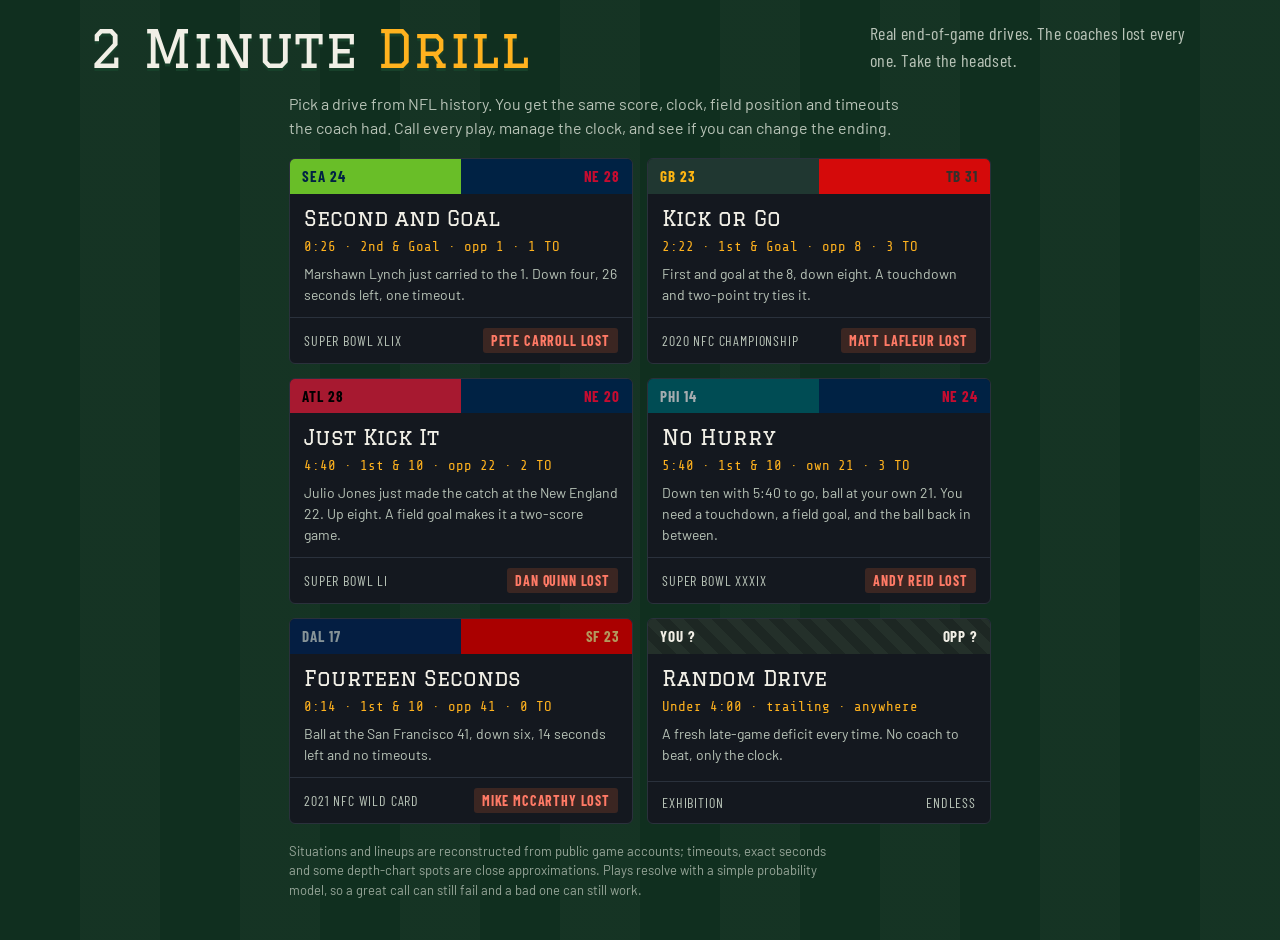
<file: two-minute-drill/index.html>
<!doctype html>
<html lang="en">
<head>
<meta charset="utf-8">
<meta name="viewport" content="width=device-width, initial-scale=1, viewport-fit=cover">
<title>2 Minute Drill</title>
<meta name="claude:viewport-fit-sides" content="cover">
<link rel="stylesheet" href="https://fonts.googleapis.com/css2?family=Graduate&family=Barlow+Condensed:wght@500;600;700&family=Barlow:wght@400;500;600&family=Share+Tech+Mono&display=swap">
<style>
  /* Layout: a night-game broadcast — field with a score bug on top, then the coach's laminated call sheet beside the play-by-play */
  :root {
    --turf: #17402a;
    --turf-deep: #102f1f;
    --chalk: #f1efe6;
    --chalk-dim: #b9c4b8;
    --board: #14181f;
    --board-line: #2a313c;
    --led: #ffb21e;
    --flag: #f2d40c;
    --los: #4aa3ff;
    --sheet: #f4efdf;
    --sheet-ink: #1f2420;
    --sheet-line: #d9d0b6;
    --run: #b8392b;
    --pass: #2a5d9e;
    --clock: #5d6470;
    --special: #2f7a46;
    --good: #5fd28a;
    --bad: #ff7a66;
    --display: "Graduate", "Rockwell", Georgia, serif;
    --cond: "Barlow Condensed", "Arial Narrow", system-ui, sans-serif;
    --body: "Barlow", system-ui, -apple-system, "Segoe UI", sans-serif;
    --mono: "Share Tech Mono", ui-monospace, Menlo, Consolas, monospace;
    color-scheme: dark;
  }
  * { box-sizing: border-box; }
  [hidden] { display: none !important; }
  body {
    margin: 0;
    background:
      repeating-linear-gradient(90deg, transparent 0 80px, rgba(255,255,255,.025) 80px 160px),
      var(--turf-deep);
    color: var(--chalk);
    font: 15px/1.5 var(--body);
    padding-left: max(16px, env(safe-area-inset-left, 0px));
    padding-right: max(16px, env(safe-area-inset-right, 0px));
    padding-block: 20px 40px;
    min-height: 100%;
  }
  .app { max-width: 1100px; margin: 0 auto; display: grid; gap: 18px; }
  button { font: inherit; color: inherit; cursor: pointer; }
  button:focus-visible { outline: 3px solid var(--flag); outline-offset: 2px; }
  button:disabled { cursor: not-allowed; }

  /* masthead */
  .mast { display: flex; flex-wrap: wrap; align-items: end; justify-content: space-between; gap: 8px 20px; }
  .mast h1 {
    font-family: var(--display); font-weight: 400; margin: 0;
    font-size: clamp(30px, 6vw, 52px); line-height: 1; letter-spacing: .01em;
    color: var(--chalk); text-shadow: 0 3px 0 var(--turf);
  }
  .mast h1 span { color: var(--led); }
  .mast p { margin: 0; font-family: var(--cond); font-size: 18px; color: var(--chalk-dim); letter-spacing: .02em; max-width: 40ch; }
  .back {
    background: none; border: 1px solid var(--chalk-dim); border-radius: 4px; padding: 6px 12px;
    font-family: var(--cond); font-weight: 600; letter-spacing: .08em; text-transform: uppercase; font-size: 13px;
  }
  .back:hover { background: rgba(255,255,255,.08); }

  /* menu */
  .menu-intro { font-size: 16px; color: var(--chalk-dim); max-width: 68ch; margin: 0; }
  .cards { display: grid; grid-template-columns: repeat(auto-fill, minmax(min(100%, 320px), 1fr)); gap: 14px; }
  .card {
    text-align: left; background: var(--board); border: 1px solid var(--board-line); border-radius: 6px;
    padding: 0; display: grid; grid-template-rows: auto 1fr auto; overflow: hidden;
    transition: transform .15s ease, border-color .15s ease;
  }
  .card:hover { transform: translateY(-2px); border-color: var(--led); }
  .card-strip { display: grid; grid-template-columns: 1fr 1fr; font-family: var(--cond); font-weight: 700; letter-spacing: .06em; font-size: 15px; }
  .card-strip span { padding: 6px 12px; }
  .card-strip span:last-child { text-align: right; }
  .card-body { padding: 12px 14px; display: grid; gap: 6px; align-content: start; }
  .card-body h2 { margin: 0; font-family: var(--display); font-weight: 400; font-size: 21px; line-height: 1.15; text-wrap: balance; }
  .card-meta { font-family: var(--mono); color: var(--led); font-size: 14px; }
  .card-body p { margin: 0; color: var(--chalk-dim); font-size: 14px; }
  .card-foot { display: flex; justify-content: space-between; align-items: center; padding: 10px 14px; border-top: 1px solid var(--board-line); font-family: var(--cond); font-size: 14px; letter-spacing: .06em; text-transform: uppercase; color: var(--chalk-dim); }
  .badge { font-family: var(--cond); font-weight: 700; padding: 2px 8px; border-radius: 3px; letter-spacing: .06em; }
  .badge.win { background: var(--good); color: #0b2415; }
  .badge.coach { background: #3b2622; color: var(--bad); }
  .card.random .card-strip { background: repeating-linear-gradient(45deg, #24302a 0 10px, #1d2723 10px 20px); }
  .fineprint { font-size: 13px; color: var(--chalk-dim); opacity: .8; margin: 0; max-width: 80ch; }

  /* score bug: one slim row on top of the field, only as wide as its content */
  .board {
    position: absolute; top: 8px; left: 50%; transform: translateX(-50%); z-index: 2;
    display: flex; align-items: stretch; max-width: calc(100% - 16px); white-space: nowrap; overflow: hidden;
    background: rgba(12, 16, 22, .9); border: 1px solid var(--board-line); border-radius: 5px;
    box-shadow: 0 4px 14px rgba(0,0,0,.45); pointer-events: none;
    font-family: var(--cond); font-size: 15px; line-height: 1;
  }
  .board > * { display: flex; align-items: center; gap: 5px; padding: 5px 8px; }
  .board > * + * { border-left: 1px solid var(--board-line); }
  .tm { position: relative; padding-left: 10px; }
  .tm .stripe { position: absolute; left: 0; top: 0; bottom: 0; width: 4px; }
  .tm .nm { font-weight: 700; letter-spacing: .04em; }
  .tm .nm.has-ball::before { content: ""; display: inline-block; width: 6px; height: 6px; margin-right: 4px; vertical-align: 2px; border-radius: 50%; background: var(--led); box-shadow: 0 0 5px var(--led); }
  .tm .sc { font-family: var(--mono); font-size: 19px; color: var(--led); font-variant-numeric: tabular-nums; }
  .tos { display: flex; flex-direction: column; gap: 2px; }
  .tos i { width: 7px; height: 2px; background: var(--led); }
  .tos i.used { background: var(--board-line); }
  .clock { font-family: var(--mono); font-size: 19px; color: var(--led); font-variant-numeric: tabular-nums; }
  .clock.stop { color: #ff8e3c; }
  .qtr { font-size: 12px; letter-spacing: .08em; text-transform: uppercase; color: var(--chalk-dim); }
  .dd { font-weight: 700; letter-spacing: .03em; }
  .spot { font-size: 13px; color: var(--chalk-dim); letter-spacing: .04em; text-transform: uppercase; min-width: 0; overflow: hidden; text-overflow: ellipsis; }
  .board .sitn { flex-shrink: 1; min-width: 0; }

  /* field: perspective canvas, camera behind the offense */
  .fieldwrap { position: relative; min-width: 0; }
  #field {
    display: block; width: 100%; aspect-ratio: 25 / 24; max-height: 62vh;
    border-radius: 8px; background: #0a1410; border: 1px solid var(--board-line);
    box-shadow: 0 10px 30px rgba(0,0,0,.35); cursor: pointer; touch-action: manipulation;
  }
  .fieldhint { position: absolute; left: 10px; bottom: 8px; font-family: var(--cond); font-size: 12px; letter-spacing: .08em; text-transform: uppercase; color: rgba(255,255,255,.6); pointer-events: none; }
  .look { width: 100%; font-family: var(--cond); font-size: 14px; letter-spacing: .03em; color: #4b4a40; }
  .look b { color: var(--sheet-ink); text-transform: uppercase; letter-spacing: .06em; }

  /* banner */
  .banner { background: rgba(0,0,0,.28); border-left: 4px solid var(--led); padding: 12px 14px; border-radius: 0 6px 6px 0; font-size: 15px; display: grid; gap: 9px; }
  .banner b { font-family: var(--cond); letter-spacing: .03em; }
  .bn-kicker { display: block; font-family: var(--cond); font-size: 12px; letter-spacing: .12em; text-transform: uppercase; color: var(--chalk-dim); margin-bottom: 4px; }
  .bn-kicker .clk { font-family: var(--mono); letter-spacing: 0; color: var(--led); }
  .bn-head b { display: block; font-size: 20px; line-height: 1.2; text-wrap: balance; }
  .bn-row { display: grid; grid-template-columns: 76px minmax(0, 1fr); gap: 8px; border-top: 1px solid rgba(255,255,255,.08); padding-top: 9px; line-height: 1.4; }
  .bn-label { font-family: var(--cond); font-weight: 600; font-size: 12px; letter-spacing: .12em; text-transform: uppercase; color: var(--led); padding-top: 2px; }
  .bn-row b { font-weight: 700; }
  .banner.good { border-color: var(--good); }
  .banner.bad { border-color: var(--bad); }
  .banner .defnote { display: block; font-family: var(--cond); font-size: 14px; color: var(--chalk-dim); letter-spacing: .05em; text-transform: uppercase; margin-top: 2px; }

  .stage { display: grid; grid-template-columns: minmax(0, 1.05fr) minmax(0, 1fr); gap: 18px; align-items: start; }
  .side { display: grid; gap: 14px; min-width: 0; }
  @media (max-width: 860px) { .stage { grid-template-columns: minmax(0, 1fr); } #field { aspect-ratio: 15 / 14; } }

  /* call sheet */
  .sheet {
    background: var(--sheet); color: var(--sheet-ink); border-radius: 8px; padding: 14px;
    display: grid; gap: 12px; box-shadow: 0 10px 24px rgba(0,0,0,.35), inset 0 0 0 1px rgba(255,255,255,.6);
    background-image: linear-gradient(160deg, rgba(255,255,255,.55), rgba(255,255,255,0) 40%);
  }
  .sheet-head { display: flex; flex-wrap: wrap; justify-content: space-between; align-items: center; gap: 8px; }
  .sheet-head h3 { margin: 0; font-family: var(--display); font-weight: 400; font-size: 18px; }
  .tempo { display: inline-flex; border: 1.5px solid var(--sheet-ink); border-radius: 4px; overflow: hidden; }
  .tempo button { background: none; border: 0; padding: 5px 10px; font-family: var(--cond); font-weight: 600; font-size: 14px; letter-spacing: .05em; text-transform: uppercase; color: var(--sheet-ink); }
  .tempo button + button { border-left: 1.5px solid var(--sheet-ink); }
  .tempo button[aria-pressed="true"] { background: var(--sheet-ink); color: var(--sheet); }
  .proj { font-family: var(--mono); font-size: 13px; color: #5b5a4f; width: 100%; }
  .group { display: grid; gap: 6px; }
  .group h4 { margin: 0; font-family: var(--cond); font-size: 13px; letter-spacing: .14em; text-transform: uppercase; display: flex; align-items: center; gap: 8px; }
  .group h4::after { content: ""; flex: 1; height: 1px; background: var(--sheet-line); }
  .plays { display: grid; grid-template-columns: repeat(auto-fill, minmax(118px, 1fr)); gap: 6px; }
  .play {
    background: #fff; border: 1.5px solid var(--sheet-line); border-left-width: 6px; border-radius: 4px;
    padding: 7px 9px; text-align: left; color: var(--sheet-ink); display: grid; gap: 1px;
    transition: transform .1s ease, box-shadow .1s ease;
  }
  .play b { font-family: var(--cond); font-weight: 700; font-size: 16px; letter-spacing: .02em; line-height: 1.1; }
  .play small { font-size: 12px; color: #6a6858; line-height: 1.25; }
  .play:hover:not(:disabled) { transform: translateY(-1px); box-shadow: 0 3px 0 rgba(0,0,0,.15); }
  .play:disabled { opacity: .4; }
  .play.run { border-left-color: var(--run); }
  .play.pass { border-left-color: var(--pass); }
  .play.clk { border-left-color: var(--clock); }
  .play.st { border-left-color: var(--special); }
  .play.big { grid-column: 1 / -1; text-align: center; border-left-width: 1.5px; padding: 12px; }
  .play.big b { font-size: 20px; }
  .opp-note { margin: 0; font-size: 15px; }

  /* log */
  .log { background: var(--board); border: 1px solid var(--board-line); border-radius: 8px; padding: 12px 14px; min-width: 0; }
  .log h3 { margin: 0 0 8px; font-family: var(--cond); font-weight: 600; font-size: 14px; letter-spacing: .14em; text-transform: uppercase; color: var(--chalk-dim); }
  .log ol { list-style: none; margin: 0; padding: 0; display: grid; gap: 8px; max-height: 300px; overflow-y: auto; }
  .log li { display: grid; grid-template-columns: 46px 1fr; gap: 10px; font-size: 14px; padding-bottom: 8px; border-bottom: 1px solid var(--board-line); }
  .log li:last-child { border-bottom: 0; }
  .log .t { font-family: var(--mono); color: var(--led); font-variant-numeric: tabular-nums; }
  .log .who { font-family: var(--cond); font-weight: 700; letter-spacing: .05em; margin-right: 4px; }
  .log .sit { display: block; font-family: var(--cond); font-size: 12px; letter-spacing: .06em; text-transform: uppercase; color: var(--chalk-dim); }
  .log li.good .txt { color: var(--good); }
  .log li.bad .txt { color: var(--bad); }
  .log li.score .txt { color: var(--led); font-weight: 600; }
  .log li.info .txt { color: var(--chalk-dim); font-style: italic; }

  /* floating play-call bar (phones) */
  .callbar { display: none; }
  @media (max-width: 860px) {
    .callbar {
      position: fixed; left: 0; right: 0; bottom: 0; z-index: 15; display: grid; gap: 7px;
      padding: 8px max(12px, env(safe-area-inset-right, 0px)) calc(9px + env(safe-area-inset-bottom, 0px)) max(12px, env(safe-area-inset-left, 0px));
      background: rgba(14, 20, 17, .95); backdrop-filter: blur(8px); -webkit-backdrop-filter: blur(8px);
      border-top: 1px solid var(--board-line); box-shadow: 0 -10px 28px rgba(0,0,0,.45);
    }
    body.has-bar { padding-bottom: calc(132px + env(safe-area-inset-bottom, 0px)); }
    #field { scroll-margin-top: 10px; }
  }
  .cb-top { display: flex; align-items: center; gap: 8px; font-family: var(--cond); min-width: 0; }
  .cb-sit { flex: 1; min-width: 0; white-space: nowrap; overflow: hidden; text-overflow: ellipsis; font-weight: 700; font-size: 16px; letter-spacing: .03em; }
  .cb-sit .clk { font-family: var(--mono); font-weight: 400; color: var(--led); margin-right: 6px; }
  .cb-btn { flex: 0 0 auto; background: none; border: 1px solid var(--chalk-dim); border-radius: 4px; padding: 4px 9px; font-family: var(--cond); font-weight: 600; font-size: 13px; letter-spacing: .06em; text-transform: uppercase; }
  .cb-btn.on { background: var(--led); border-color: var(--led); color: #1c1404; }
  .cb-row { display: flex; gap: 6px; overflow-x: auto; scroll-snap-type: x proximity; scrollbar-width: none; -webkit-overflow-scrolling: touch; }
  .cb-row::-webkit-scrollbar { display: none; }
  .chip {
    flex: 0 0 auto; scroll-snap-align: start; display: grid; gap: 1px; text-align: left; max-width: 150px;
    background: var(--sheet); color: var(--sheet-ink); border: 0; border-left: 5px solid var(--clock); border-radius: 4px;
    padding: 8px 11px; font-family: var(--cond); font-weight: 700; font-size: 16px; line-height: 1.1;
  }
  .chip small { font-weight: 500; font-size: 11.5px; color: #6a6858; white-space: nowrap; overflow: hidden; text-overflow: ellipsis; }
  .chip.run { border-left-color: var(--run); }
  .chip.pass { border-left-color: var(--pass); }
  .chip.st { border-left-color: var(--special); }
  .chip:disabled { opacity: .35; }
  .callbar.busy .chip { opacity: .45; }

  /* final */
  .final-wrap { position: fixed; inset: 0; background: rgba(5,12,8,.78); display: grid; place-items: center; padding: max(16px, env(safe-area-inset-top, 0px)) max(16px, env(safe-area-inset-right, 0px)) max(16px, env(safe-area-inset-bottom, 0px)) max(16px, env(safe-area-inset-left, 0px)); z-index: 20; overflow-y: auto; }
  .final { background: var(--board); border: 1px solid var(--board-line); border-radius: 10px; max-width: 560px; width: 100%; padding: 22px; display: grid; gap: 14px; box-shadow: 0 20px 60px rgba(0,0,0,.6); }
  .final .kicker { font-family: var(--cond); letter-spacing: .2em; text-transform: uppercase; font-size: 13px; color: var(--chalk-dim); }
  .final h2 { margin: 0; font-family: var(--display); font-weight: 400; font-size: clamp(26px, 6vw, 38px); line-height: 1.05; text-wrap: balance; }
  .final .fs { font-family: var(--mono); font-size: 30px; color: var(--led); }
  .vs { display: grid; grid-template-columns: 1fr 1fr; gap: 10px; }
  .vs div { background: #0f1218; border: 1px solid var(--board-line); border-radius: 6px; padding: 10px 12px; }
  .vs h5 { margin: 0 0 4px; font-family: var(--cond); font-size: 13px; letter-spacing: .14em; text-transform: uppercase; color: var(--chalk-dim); }
  .vs p { margin: 0; font-size: 14px; }
  .vs .res { font-family: var(--cond); font-weight: 700; font-size: 22px; }
  .res.w { color: var(--good); } .res.l { color: var(--bad); }
  .final-actions { display: flex; flex-wrap: wrap; gap: 8px; }
  .btn { background: var(--led); color: #1c1404; border: 0; border-radius: 4px; padding: 10px 16px; font-family: var(--cond); font-weight: 700; font-size: 16px; letter-spacing: .06em; text-transform: uppercase; }
  .btn.ghost { background: none; color: var(--chalk); border: 1px solid var(--chalk-dim); }
  @media (max-width: 520px) {
    .vs { grid-template-columns: 1fr; }
    .board { font-size: 14px; }
    .board > * { padding: 4px 6px; gap: 4px; }
    .tm { padding-left: 8px; }
    .tm .sc, .clock { font-size: 17px; }
  }
  @media (prefers-reduced-motion: reduce) {
    *, *::before, *::after { transition: none !important; animation: none !important; }
  }
</style>
</head>
<body>
<div class="app">
  <header class="mast">
    <h1>2 Minute <span>Drill</span></h1>
    <button class="back" id="backBtn" hidden>All drives</button>
    <p id="tagline">Real end-of-game drives. The coaches lost every one. Take the headset.</p>
  </header>

  <section id="menu" class="app">
    <p class="menu-intro">Pick a drive from NFL history. You get the same score, clock, field position and timeouts the coach had. Call every play, manage the clock, and see if you can change the ending.</p>
    <div class="cards" id="cards"></div>
    <p class="fineprint">Situations and lineups are reconstructed from public game accounts; timeouts, exact seconds and some depth-chart spots are close approximations. Plays resolve with a simple probability model, so a great call can still fail and a bad one can still work.</p>
  </section>

  <section id="game" class="app" hidden>
    <div class="stage">
      <div class="fieldwrap">
        <div class="board" id="board" role="status" aria-label="Scoreboard"></div>
        <canvas id="field" aria-label="Field view from behind the offense. Each dot is a player with his jersey number."></canvas>
        <span class="fieldhint" id="fieldhint">Tap the field to skip the replay</span>
      </div>
      <div class="side">
        <div class="banner" id="banner" aria-live="polite"></div>
        <div class="sheet" id="panel"></div>
        <aside class="log">
          <h3>Play-by-play</h3>
          <ol id="log"></ol>
        </aside>
      </div>
    </div>
  </section>
</div>

<nav class="callbar" id="callbar" aria-label="Quick play calls" hidden></nav>

<div class="final-wrap" id="finalWrap" hidden>
  <div class="final" id="final" role="dialog" aria-modal="true" aria-labelledby="finalTitle"></div>
</div>

<script>
(() => {
  // ---------- helpers ----------
  const $ = s => document.querySelector(s);
  const rnd = Math.random;
  const clamp = (x, a, b) => Math.max(a, Math.min(b, x));
  const rint = (a, b) => a + Math.floor(rnd() * (b - a + 1));
  const randn = () => { let u = 0, v = 0; while (!u) u = rnd(); while (!v) v = rnd(); return Math.sqrt(-2 * Math.log(u)) * Math.cos(2 * Math.PI * v); };
  const pick = w => { let t = 0; for (const k in w) t += Math.max(0, w[k]); let r = rnd() * t; for (const k in w) { r -= Math.max(0, w[k]); if (r <= 0) return k; } return Object.keys(w)[0]; };
  const fmt = s => `${Math.floor(s / 60)}:${String(s % 60).padStart(2, '0')}`;
  const ord = n => ['', '1st', '2nd', '3rd', '4th'][n] || `${n}th`;
  const esc = s => String(s).replace(/[&<>"]/g, c => ({ '&': '&amp;', '<': '&lt;', '>': '&gt;', '"': '&quot;' }[c]));
  const pct = p => `${Math.round(p * 100)}%`;
  const FW = 160 / 3, HASH = [23.58, 29.75];
  const reduceMotion = window.matchMedia && matchMedia('(prefers-reduced-motion: reduce)').matches;

  // ---------- teams & scenarios ----------
  // rosters: "pos:num Name,num Name; ..." — lineups are approximate
  const R = str => {
    const o = {};
    str.split(';').forEach(part => {
      const [k, v] = part.split(':').map(x => x.trim());
      o[k] = v.split(',').map(e => { const m = e.trim().match(/^(\d+)\s*(.*)$/); return [+m[1], m[2] || '']; });
    });
    return o;
  };
  const mkTeam = (abbr, name, ez, ink, roster) => ({ abbr, name, ez, ink, roster: R(roster) });
  const T = {
    SEA: mkTeam('SEA', 'Seahawks', '#69BE28', '#002244', 'qb:3 Wilson; rb:24 Lynch; fb:46 Tukuafu; wr:89 Baldwin,15 Kearse,83 Lockette; te:82 Willson,84 Helfet; ol:76 Okung,77 Carpenter,60 Unger,64 Sweezy,68 Britt; k:4 Hauschka; p:9 Ryan; dl:56 Avril,99 McDaniel,94 K. Williams,72 Bennett; lb:50 Wright,54 Wagner,51 Irvin; cb:25 Sherman,41 Maxwell,20 Lane; s:29 Thomas,31 Chancellor'),
    NE14: mkTeam('NE', 'Patriots', '#002244', '#C60C30', 'qb:12 Brady; rb:34 Vereen; fb:46 Develin; wr:11 Edelman,19 LaFell,80 Amendola; te:87 Gronkowski,47 Hoomanawanui; ol:77 Solder,63 Connolly,66 Stork,62 Wendell,76 Vollmer; k:3 Gostkowski; p:6 Allen; dl:95 C. Jones,75 Wilfork,96 Siliga,50 Ninkovich; lb:55 Ayers,54 Hightower,91 Collins; cb:24 Revis,39 Browner,21 Butler; s:32 McCourty,23 Chung'),
    GB: mkTeam('GB', 'Packers', '#203731', '#FFB612', 'qb:12 Rodgers; rb:33 A. Jones; fb:30 J. Williams; wr:17 Adams,83 Valdes-Scantling,13 Lazard; te:85 Tonyan,89 M. Lewis; ol:77 Turner,74 Jenkins,63 Linsley,62 Patrick,71 Wagner; k:2 Crosby; p:6 Scott; dl:55 Za. Smith,97 Clark,94 Lowry,91 P. Smith; lb:52 Gary,51 Barnes,58 Kirksey; cb:23 Alexander,20 King,39 Sullivan; s:31 Amos,26 Savage'),
    TB: mkTeam('TB', 'Buccaneers', '#D50A0A', '#34302B', 'qb:12 Brady; rb:28 Fournette; fb:27 R. Jones; wr:13 Evans,14 Godwin,81 A. Brown; te:87 Gronkowski,84 Brate; ol:76 D. Smith,74 Marpet,66 Jensen,64 Stinnie,78 Wirfs; k:3 Succop; p:8 Pinion; dl:58 Barrett,93 Suh,50 Vea,90 Pierre-Paul; lb:45 White,54 David,98 Nelson; cb:24 C. Davis,35 Dean,23 Murphy-Bunting; s:31 Winfield,33 Whitehead'),
    ATL: mkTeam('ATL', 'Falcons', '#A71930', '#000000', 'qb:2 Ryan; rb:24 Freeman; fb:40 DiMarco; wr:11 J. Jones,12 Sanu,18 Gabriel; te:81 Hooper,80 Toilolo; ol:70 Matthews,67 Levitre,51 Mack,65 Chester,73 Schraeder; k:3 Bryant; p:5 Bosher; dl:44 Beasley,97 Jarrett,95 Babineaux,93 Freeney; lb:45 D. Jones,59 Campbell,55 Worrilow; cb:23 Alford,32 Collins,34 Poole; s:22 Neal,37 Allen'),
    NE16: mkTeam('NE', 'Patriots', '#002244', '#C60C30', 'qb:12 Brady; rb:28 White; fb:46 Develin; wr:11 Edelman,15 Hogan,80 Amendola; te:88 Bennett,82 Lengel; ol:77 Solder,62 Thuney,60 Andrews,69 Mason,61 Cannon; k:3 Gostkowski; p:6 Allen; dl:98 Flowers,90 M. Brown,97 Branch,50 Ninkovich; lb:53 Van Noy,54 Hightower,52 Roberts; cb:21 Butler,26 L. Ryan,25 Rowe; s:32 McCourty,23 Chung'),
    PHI: mkTeam('PHI', 'Eagles', '#004C54', '#A5ACAF', 'qb:5 McNabb; rb:36 Westbrook; fb:41 Parry; wr:81 Owens,87 Pinkston,83 G. Lewis; te:82 L.J. Smith,85 Thomason; ol:72 T. Thomas,71 Mayberry,63 Fraley,76 Hicks,69 Runyan; k:2 Akers; p:13 D. Johnson; dl:93 Kearse,90 Simon,91 Walker,59 Burgess; lb:55 D. Jones,54 Trotter,53 Simoneau; cb:26 Sheppard,24 S. Brown,29 Hood; s:20 Dawkins,32 M. Lewis'),
    NE04: mkTeam('NE', 'Patriots', '#002244', '#C60C30', 'qb:12 Brady; rb:28 Dillon; fb:30 Pass; wr:83 Branch,87 Givens,86 Patten; te:82 Graham,88 Fauria; ol:72 Light,63 Andruzzi,67 Koppen,61 Neal,78 Gorin; k:4 Vinatieri; p:8 Miller; dl:55 McGinest,93 Seymour,75 Wilfork,94 Warren; lb:50 Vrabel,54 Bruschi,95 Phifer; cb:22 Samuel,21 Gay,80 T. Brown; s:37 Harrison,26 E. Wilson'),
    DAL: mkTeam('DAL', 'Cowboys', '#041E42', '#869397', 'qb:4 Prescott; rb:21 Elliott; fb:20 Pollard; wr:88 Lamb,19 Cooper,1 C. Wilson; te:86 Schultz,87 Sprinkle; ol:77 T. Smith,52 C. Williams,63 Biadasz,70 Martin,78 Steele; k:2 Zuerlein; p:5 Anger; dl:90 Lawrence,97 Odighizuwa,96 Gallimore,94 Gregory; lb:11 Parsons,55 Vander Esch,42 Neal; cb:7 Diggs,30 A. Brown,26 J. Lewis; s:27 Kearse,6 D. Wilson'),
    SF: mkTeam('SF', '49ers', '#AA0000', '#B3995D', 'qb:10 Garoppolo; rb:25 Mitchell; fb:44 Juszczyk; wr:19 Samuel,11 Aiyuk,15 Jennings; te:85 Kittle,89 Woerner; ol:71 T. Williams,75 Tomlinson,50 Mack,60 Brunskill,69 McGlinchey; k:9 Gould; p:3 Wishnowsky; dl:97 Bosa,91 Armstead,93 D.J. Jones,56 Ebukam; lb:54 Warner,51 Al-Shaair,57 Greenlaw; cb:4 Moseley,20 A. Thomas,24 K. Williams; s:1 Ward,3 Tartt'),
    YOU: mkTeam('YOU', 'Your team', '#2b5fa8', '#FFFFFF', 'qb:7; rb:22; fb:44; wr:11,18,84; te:87,81; ol:71,64,60,66,76; k:3; p:9; dl:91,97,95,99; lb:52,54,56; cb:24,21,29; s:31,33'),
    OPP: mkTeam('OPP', 'Opponent', '#7d3420', '#FFFFFF', 'qb:9; rb:28; fb:45; wr:13,17,83; te:88,85; ol:72,65,62,67,78; k:4; p:6; dl:93,90,98,94; lb:50,55,53; cb:23,26,35; s:20,32'),
  };

  const SCENARIOS = [
    {
      id: 'xlix', name: 'Second and Goal', game: 'Super Bowl XLIX', date: 'Feb 1, 2015',
      us: T.SEA, them: T.NE14, score: [24, 28], clock: 26, yl: 99, down: 2, toGo: 1, to: [1, 2],
      setup: 'Marshawn Lynch just carried to the 1. Down four, 26 seconds left, one timeout.',
      coach: 'Pete Carroll',
      real: 'Seattle passed on second down. Russell Wilson’s slant was intercepted at the goal line by Malcolm Butler, and New England knelt it out.',
      realScore: '28–24 loss',
    },
    {
      id: 'gb21', name: 'Kick or Go', game: '2020 NFC Championship', date: 'Jan 24, 2021',
      us: T.GB, them: T.TB, score: [23, 31], clock: 142, yl: 92, down: 1, toGo: 8, to: [3, 2],
      setup: 'First and goal at the 8, down eight. A touchdown and two-point try ties it.',
      coach: 'Matt LaFleur',
      real: 'Three straight incompletions, then a field goal on 4th and goal with just over two minutes left. Green Bay never got the ball back.',
      realScore: '31–26 loss',
    },
    {
      id: 'li', name: 'Just Kick It', game: 'Super Bowl LI', date: 'Feb 5, 2017',
      us: T.ATL, them: T.NE16, score: [28, 20], clock: 280, yl: 78, down: 1, toGo: 10, to: [2, 2],
      setup: 'Julio Jones just made the catch at the New England 22. Up eight. A field goal makes it a two-score game.',
      coach: 'Dan Quinn',
      real: 'A run lost a yard, Matt Ryan was sacked for 12, and a holding call knocked Atlanta out of field-goal range. They punted, New England tied it, then won in overtime.',
      realScore: '34–28 OT loss',
    },
    {
      id: 'xxxix', name: 'No Hurry', game: 'Super Bowl XXXIX', date: 'Feb 6, 2005',
      us: T.PHI, them: T.NE04, score: [14, 24], clock: 340, yl: 21, down: 1, toGo: 10, to: [3, 2],
      setup: 'Down ten with 5:40 to go, ball at your own 21. You need a touchdown, a field goal, and the ball back in between.',
      coach: 'Andy Reid',
      real: 'Philadelphia scored the touchdown, but the drive ate nearly four minutes and the score came with 1:48 left. The onside kick failed.',
      realScore: '24–21 loss',
    },
    {
      id: 'dal22', name: 'Fourteen Seconds', game: '2021 NFC Wild Card', date: 'Jan 16, 2022',
      us: T.DAL, them: T.SF, score: [17, 23], clock: 14, yl: 59, down: 1, toGo: 10, to: [0, 1],
      setup: 'Ball at the San Francisco 41, down six, 14 seconds left and no timeouts.',
      coach: 'Mike McCarthy',
      real: 'Dak Prescott ran a quarterback draw for 17 yards. The officials had to spot the ball, and the clock hit zero before Dallas could spike it.',
      realScore: '23–17 loss',
    },
  ];

  function randomScenario() {
    const themScore = rint(13, 31);
    const diff = [-1, -2, -3, -3, -4, -5, -6, -7, -7, -8][rint(0, 9)];
    const clock = rint(18, 230);
    const yl = rint(12, 72);
    return {
      id: 'random', name: 'Random Drive', game: 'Exhibition', date: 'Any Sunday',
      us: T.YOU, them: T.OPP, score: [Math.max(0, themScore + diff), themScore], clock, yl,
      down: 1, toGo: Math.min(10, 100 - yl), to: [rint(0, 3), rint(1, 3)],
      setup: `Down ${-diff}, ${fmt(clock)} left, ball at ${yl < 50 ? 'your own ' + yl : yl === 50 ? 'midfield' : 'their ' + (100 - yl)}.`,
      coach: null, real: null, realScore: null,
    };
  }

  // ---------- play model ----------
  const PLAYS = {
    inside:  { label: 'Inside run',   note: 'Dive between the tackles', cat: 'run', mean: 3.6, sd: 2.6, big: .05, fum: .008, oob: .03, t: [4, 6] },
    outside: { label: 'Outside run',  note: 'Toss to the edge', cat: 'run', mean: 4.0, sd: 4.2, big: .08, fum: .01, oob: .32, t: [5, 7] },
    sneak:   { label: 'QB sneak',     note: 'Short yardage push', cat: 'run', mean: 1.7, sd: 1.1, big: .01, fum: .004, oob: 0, t: [3, 4] },
    screen:  { label: 'Screen',       note: 'Beats the blitz', cat: 'pass', comp: .80, mean: 5, sd: 4.5, big: .07, sack: .02, int: .01, oob: .2, t: [4, 6] },
    out:     { label: 'Quick out',    note: 'Sideline, stops clock', cat: 'pass', comp: .66, mean: 7, sd: 2.5, big: .02, sack: .04, int: .02, oob: .8, t: [3, 5] },
    short:   { label: 'Short pass',   note: 'Slants and checkdowns', cat: 'pass', comp: .68, mean: 8, sd: 3.5, big: .06, sack: .05, int: .015, oob: .15, t: [4, 6] },
    medium:  { label: 'Intermediate', note: 'Digs and comebacks', cat: 'pass', comp: .55, mean: 15, sd: 4, big: .10, sack: .07, int: .03, oob: .35, t: [5, 7] },
    deep:    { label: 'Deep shot',    note: 'Go route, low odds', cat: 'pass', comp: .36, mean: 31, sd: 8, big: .12, sack: .09, int: .05, oob: .2, t: [6, 8] },
  };
  const DEF_LABEL = { base: 'Base 4-3', nickel: 'Nickel coverage', blitz: 'Blitz', prevent: 'Prevent', goal: 'Goal-line front' };

  function defMod(def, type) {
    const m = { comp: 0, yds: 0, sack: 0, int: 0, big: 0 };
    const run = PLAYS[type].cat === 'run';
    if (def === 'nickel') {
      if (run) m.yds += 1; else m.comp -= { screen: 0, out: .02, short: .03, medium: .06, deep: .05 }[type];
    } else if (def === 'prevent') {
      if (run) m.yds += 1.8;
      else if (type === 'deep') { m.comp -= .16; m.yds -= 6; m.big -= .08; }
      else if (type === 'medium') m.comp -= .06;
      else { m.comp += .07; m.yds += 1.5; }
      m.sack -= .04;
    } else if (def === 'blitz') {
      if (type === 'inside') m.yds -= 1.1;
      else if (type === 'outside') { m.yds += 1.2; m.big += .06; }
      else if (type === 'sneak') m.yds -= .3;
      else if (type === 'screen') { m.yds += 4; m.big += .1; m.sack += .01; }
      else {
        m.sack += type === 'out' ? .03 : .08; m.int += .01;
        if (type === 'deep') { m.comp += .07; m.big += .1; }
        if (type === 'medium') m.comp += .03;
        if (type === 'short') m.yds += 1.5;
      }
    } else if (def === 'goal') {
      if (type === 'inside') m.yds -= 1.4;
      else if (type === 'sneak') m.yds -= .4;
      else if (type === 'outside') m.yds += .6;
      else { m.comp += .08; m.sack -= .02; }
    }
    return m;
  }

  const fgProb = dist => dist > 68 ? 0 : 1 / (1 + Math.exp((dist - 53) / 4.3));

  // ---------- state ----------
  const TEMPO = { hurry: 12, normal: 26, milk: 38 };
  let S = null;

  const other = k => (k === 'us' ? 'them' : 'us');
  const team = k => (k === 'us' ? S.sc.us : S.sc.them);
  const lead = k => S.score[k] - S.score[other(k)];

  function newGame(sc) {
    pending = [];
    S = {
      sc, score: { us: sc.score[0], them: sc.score[1] }, clock: sc.clock, running: false,
      off: 'us', yl: sc.yl, down: sc.down, toGo: sc.toGo, to: { us: sc.to[0], them: sc.to[1] },
      warned: sc.clock <= 120, extra: 0, log: [], phase: 'call', tempo: sc.clock <= 150 ? 'hurry' : 'normal',
      aiTempo: 'normal', autoTO: false, banner: { text: sc.setup, tag: '' }, plays: 0, startClock: sc.clock,
      bx: FW / 2,
    };
    anim = null;
    S.nextDef = pickDefense();
    S.curSit = situation();
    $('#menu').hidden = true; $('#game').hidden = false; $('#backBtn').hidden = false; $('#finalWrap').hidden = true;
    $('#tagline').textContent = `${sc.game} · ${sc.date}`;
    render();
    window.scrollTo({ top: 0 });
  }

  function addLog(text, tag = '', who = null) {
    S.log.unshift({ t: fmt(S.clock), text, tag, who, sit: S.curSit || '' });
  }
  function situation() {
    const O = team(S.off), D = team(other(S.off));
    const goal = S.yl + S.toGo >= 100;
    return `${O.abbr} ${ord(S.down)} & ${goal ? 'Goal' : S.toGo} at ${spotText(S.yl, O, D)}`;
  }
  function spotText(yl, O, D) {
    return yl < 50 ? `${O.abbr} ${yl}` : yl === 50 ? 'midfield' : `${D.abbr} ${100 - yl}`;
  }

  // ---------- clock ----------
  function preSnap(kind) {
    if (!S.running) return true;
    const tempo = kind === 'kneel' ? 'milk' : (S.off === 'us' ? S.tempo : S.aiTempo);
    const r = (kind === 'spike' ? 5 : TEMPO[tempo]) + S.extra;
    if (!S.warned && S.clock > 120 && S.clock - r <= 120) {
      S.clock = 120; S.warned = true; S.running = false;
      addLog('Two-minute warning.', 'info');
      return true;
    }
    if (r >= S.clock) {
      S.clock = 0; S.running = false;
      addLog('The clock runs out before the snap.', 'bad');
      return false;
    }
    S.clock -= r;
    return true;
  }

  function callTimeout(k, why) {
    if (S.to[k] <= 0 || !S.running) return false;
    S.to[k]--; S.running = false; S.extra = 0;
    addLog(`${team(k).name} call timeout (${S.to[k]} left)${why ? '. ' + why : '.'}`, 'info');
    return true;
  }

  // AI on defense spends timeouts to save clock when it trails
  function defenseTimeouts(defK) {
    if (!S.running || S.to[defK] <= 0) return;
    const l = lead(defK);
    if ((l < 0 && S.clock <= 270) || (l === 0 && S.clock <= 110)) callTimeout(defK);
  }

  // ---------- defense AI ----------
  function pickDefense() {
    const d = 100 - S.yl;
    const defLead = lead(other(S.off));
    const w = { base: 40, nickel: 25, blitz: 20, prevent: 4, goal: 0 };
    if (d <= 3) { w.goal = 60; w.nickel = 0; w.prevent = 0; }
    else if (d <= 10) { w.goal = 15; w.blitz += 10; w.prevent = 0; }
    if (defLead > 0 && S.clock <= 150 && d > 30) { w.prevent += 45; w.blitz -= 10; }
    if (S.down >= 3 && S.toGo >= 8) { w.nickel += 20; w.blitz += 12; }
    if (S.toGo <= 2) { w.base += 20; if (d <= 20) w.goal += 10; }
    return pick(w);
  }

  // ---------- resolving plays ----------
  function simPlay(type, def) {
    const d = 100 - S.yl;
    const p = PLAYS[type], m = defMod(def, type);
    const r = { type, yards: 0, complete: false, oob: false, sack: false, turnover: null, pen: null, time: rint(p.t[0], p.t[1]) };
    if (type !== 'sneak' && rnd() < .025) { r.pen = 'hold'; return r; }
    if (p.cat === 'run') {
      let y = p.mean + m.yds + p.sd * randn();
      if (rnd() < p.big + m.big) y += rint(8, 40);
      y = Math.round(Math.max(-4, y));
      if (type === 'sneak') y = Math.min(y, 5);
      r.yards = Math.min(y, d); r.complete = true;
      r.turnover = rnd() < p.fum ? 'fumble' : null;
      r.oob = rnd() < p.oob;
      return r;
    }
    if (rnd() < Math.max(0, p.sack + m.sack)) {
      r.sack = true; r.yards = -rint(4, 10); r.time = rint(5, 7);
      if (rnd() < .07) r.turnover = 'fumble';
      return r;
    }
    const endZoneShot = type === 'deep' && d <= 32;
    let comp = endZoneShot ? .32 + m.comp * .6 : p.comp + m.comp;
    if (d <= 20 && type !== 'deep') comp -= .05;
    if (rnd() < Math.max(0, p.int + m.int)) {
      r.turnover = 'int'; r.yards = Math.min(d, Math.max(1, Math.round(p.mean * .8 + randn() * 3)));
      r.ret = rint(0, 22); r.pick6 = rnd() < .03;
      return r;
    }
    if (rnd() < comp) {
      let y = p.mean + m.yds + p.sd * randn();
      if (rnd() < p.big + m.big) y += rint(10, 45);
      y = Math.round(Math.max(type === 'screen' ? -3 : 1, y));
      if (endZoneShot) y = d;
      r.yards = Math.min(y, d); r.complete = true; r.oob = rnd() < p.oob;
      return r;
    }
    if ((type === 'deep' && rnd() < .06) || (type === 'medium' && rnd() < .03)) {
      r.pen = 'dpi'; r.yards = Math.max(0, Math.min(type === 'deep' ? rint(18, 40) : rint(10, 18), d - 1));
    }
    return r;
  }

  function describe(r, w) {
    const y = r.yards;
    const yd = n => `${Math.abs(n)} yard${Math.abs(n) === 1 ? '' : 's'}`;
    const tk = w.tackler ? ` (${w.tackler})` : '';
    if (r.sack) return `${w.qb} sacked${w.sacker ? ' by ' + w.sacker : ''} for a loss of ${yd(y)}`;
    if (r.turnover === 'int') return `${w.qb} throws for ${w.target} \u2014 intercepted by ${w.picker}`;
    if (PLAYS[r.type].cat === 'run') {
      const how = r.type === 'sneak' ? 'sneaks' : r.type === 'inside' ? 'up the middle' : 'around the edge';
      const tail = r.oob ? ', out of bounds' : tk;
      return y > 0 ? `${w.carrier} ${how} for ${yd(y)}${tail}` : y === 0 ? `${w.carrier} ${how}, no gain${tail}` : `${w.carrier} ${how}, dropped for a loss of ${yd(y)}${tail}`;
    }
    const kind = { screen: 'screen', out: 'quick out', short: 'pass', medium: 'pass', deep: 'deep ball' }[r.type];
    if (!r.complete) return `${w.qb} ${kind} incomplete, intended for ${w.target}`;
    const tail = r.oob ? ', out of bounds' : tk;
    return y > 0 ? `${w.qb} ${kind} to ${w.target} for ${yd(y)}${tail}` : `${w.qb} ${kind} to ${w.target}, ${y === 0 ? 'no gain' : 'loss of ' + yd(y)}${tail}`;
  }

  // run one offensive snap of a normal play type (after preSnap)
  function runPlay(type) {
    const offK = S.off, O = team(offK), D = team(other(offK));
    let def = S.nextDef || pickDefense(), shown = null;
    if (rnd() < .25) { const d2 = pickDefense(); if (d2 !== def) { shown = def; def = d2; } }
    const r = simPlay(type, def);
    const A = startAnim({ kind: 'play', type, r, def, offK });
    const before = S.clock;
    S.clock = Math.max(0, S.clock - r.time);
    S.plays += offK === 'us' ? 1 : 0;
    S.extra = 0;
    const defNote = shown ? `${D.abbr} showed ${DEF_LABEL[shown]}, rotated to ${DEF_LABEL[def]} at the snap` : `${D.abbr} in ${DEF_LABEL[def]}`;

    if (r.pen === 'hold') {
      const loss = S.yl <= 20 ? Math.floor(S.yl / 2) : 10;
      S.yl -= loss; S.toGo += loss; S.running = true;
      say(`Flag: holding on ${O.abbr}. ${loss} yards, replay ${ord(S.down)} down.`, 'bad', defNote, offK);
      return afterSnap(before);
    }
    if (r.pen === 'dpi') {
      S.yl = Math.min(99, S.yl + r.yards); S.down = 1; S.toGo = Math.min(10, 100 - S.yl); S.running = false;
      say(`Flag: pass interference on ${D.abbr}. Ball at ${spotText(S.yl, O, D)}, first down.`, 'good', defNote, offK);
      return afterSnap(before);
    }

    const desc = describe(r, A.who);
    if (r.turnover === 'int') {
      const ret = r.ret;
      let spot = S.yl + r.yards; // offense coords where the pick happened
      if (spot >= 100) { // picked in the end zone
        say(`${desc} in the end zone. Touchback.`, offK === 'us' ? 'bad' : 'good', defNote, offK);
        changePoss(20);
        return afterSnap(before);
      }
      if (r.pick6) {
        say(`${desc} and returned for a touchdown!`, offK === 'us' ? 'bad' : 'good', defNote, offK);
        const dk = other(offK); S.off = dk; return touchdown(before, dk);
      }
      const newYl = clamp(100 - spot + ret, 1, 99);
      say(`${desc}. Returned ${ret} yards.`, offK === 'us' ? 'bad' : 'good', defNote, offK);
      changePoss(newYl);
      return afterSnap(before);
    }

    const newYl = S.yl + r.yards;
    if (newYl <= 0) {
      say(`${desc} in the end zone. Safety.`, offK === 'us' ? 'bad' : 'good', defNote, offK);
      return safety(before);
    }
    if (r.turnover === 'fumble') {
      S.yl = Math.min(99, newYl);
      say(`${desc} — fumble, recovered by ${D.abbr}.`, offK === 'us' ? 'bad' : 'good', defNote, offK);
      changePoss(100 - S.yl);
      return afterSnap(before);
    }
    if (newYl >= 100) {
      say(`${desc}. Touchdown ${O.name}!`, 'score', defNote, offK);
      return touchdown(before, offK);
    }
    const gained = r.yards;
    S.yl = newYl;
    S.bx = clamp(A.endX, HASH[0], HASH[1]);
    S.extra = Math.min(5, Math.ceil(Math.abs(gained) / 15));
    if (!r.complete && !r.sack) S.running = false;
    else if (r.oob) S.running = S.clock > 300;
    else S.running = true;

    let tag = gained >= S.toGo ? 'good' : gained < 0 ? 'bad' : '';
    if (offK === 'them') tag = tag === 'good' ? 'bad' : tag === 'bad' ? 'good' : '';
    if (gained >= S.toGo) {
      S.down = 1; S.toGo = Math.min(10, 100 - S.yl);
      say(`${desc}. First down.`, tag, defNote, offK);
    } else if (S.down === 4) {
      say(`${desc}. Short of the line — turnover on downs.`, offK === 'us' ? 'bad' : 'good', defNote, offK);
      changePoss(100 - S.yl);
    } else {
      S.down++; S.toGo -= gained;
      say(`${desc}.`, tag, defNote, offK);
    }
    return afterSnap(before);
  }

  function hailMary() {
    const offK = S.off, O = team(offK), D = team(other(offK));
    const d = 100 - S.yl;
    const before = S.clock;
    S.clock = Math.max(0, S.clock - rint(8, 10));
    S.plays += offK === 'us' ? 1 : 0;
    const p = d <= 45 ? .13 : d <= 55 ? .08 : d <= 65 ? .04 : .015;
    const roll = rnd();
    const out = roll < p ? 'td' : roll < p + .22 ? 'int' : 'inc';
    startAnim({ kind: 'play', type: 'hail', def: 'prevent', offK, r: { type: 'hail', complete: out === 'td', turnover: out === 'int' ? 'int' : null, yards: out === 'int' ? d + 2 : d, ret: 0 } });
    const defNote = `${D.abbr} dropped everyone deep`;
    if (roll < p) { say('Hail Mary… CAUGHT in the end zone! Touchdown!', 'score', defNote, offK); return touchdown(before, offK); }
    if (roll < p + .22) {
      say('Hail Mary — intercepted in the end zone.', offK === 'us' ? 'bad' : 'good', defNote, offK);
      changePoss(20); return afterSnap(before);
    }
    S.running = false;
    if (S.down === 4) { say('Hail Mary — batted down. Turnover on downs.', offK === 'us' ? 'bad' : 'good', defNote, offK); changePoss(100 - S.yl); }
    else { S.down++; say('Hail Mary — batted down, incomplete.', offK === 'us' ? 'bad' : 'good', defNote, offK); }
    return afterSnap(before);
  }

  function spike() {
    startAnim({ kind: 'spike', offK: S.off, def: S.nextDef });
    const before = S.clock;
    S.clock = Math.max(0, S.clock - 1);
    S.down++; S.running = false; S.extra = 0;
    say('Spiked to stop the clock.', 'info', null, S.off);
    return afterSnap(before);
  }

  function kneel() {
    startAnim({ kind: 'kneel', offK: S.off, def: S.nextDef });
    const before = S.clock;
    S.clock = Math.max(0, S.clock - 2);
    S.yl = Math.max(1, S.yl - 1);
    S.extra = 0; S.running = true;
    if (S.down === 4) { say('Kneel down. Turnover on downs.', '', null, S.off); changePoss(100 - S.yl); }
    else { S.down++; S.toGo += 1; say('Kneel down.', '', null, S.off); }
    return afterSnap(before);
  }

  function fieldGoal() {
    const offK = S.off, O = team(offK);
    const dist = 100 - S.yl + 17;
    const before = S.clock;
    S.clock = Math.max(0, S.clock - 5);
    S.plays += offK === 'us' ? 1 : 0;
    const made = rnd() < fgProb(dist);
    startAnim({ kind: 'fg', made, offK });
    if (made) {
      S.score[offK] += 3;
      say(`${dist}-yard field goal is GOOD. ${O.abbr} +3.`, 'score', null, offK);
      return scored(before, offK);
    }
    say(`${dist}-yard field goal is no good.`, offK === 'us' ? 'bad' : 'good', null, offK);
    changePoss(Math.max(20, 107 - S.yl));
    return afterSnap(before);
  }

  function punt() {
    const offK = S.off;
    const before = S.clock;
    S.clock = Math.max(0, S.clock - rint(7, 10));
    const net = Math.round(41 + randn() * 6);
    const land = S.yl + net;
    startAnim({ kind: 'punt', offK, landY: land >= 100 ? 104 : land, tb: land >= 100 });
    if (land >= 100) { say(`Punt into the end zone. Touchback.`, '', null, offK); changePoss(20); }
    else { say(`Punt, net ${net} yards. Fair catch.`, '', null, offK); changePoss(100 - land); }
    return afterSnap(before);
  }

  function say(text, tag, defNote, who) {
    S.banner = { text, tag, defNote, from: S.snapFrom, to: S.clock, who: who ? team(who).abbr : null };
    S.snapFrom = null;
    addLog(text, tag, who ? team(who).abbr : null);
  }

  function changePoss(newYl) {
    S.off = other(S.off);
    S.yl = clamp(newYl, 1, 99); S.down = 1; S.toGo = Math.min(10, 100 - S.yl);
    S.running = false; S.extra = 0; S.bx = FW / 2;
  }

  function twoMinCheck(before) {
    if (!S.warned && before > 120 && S.clock <= 120 && S.clock > 0) {
      S.warned = true; S.running = false;
      addLog('Two-minute warning.', 'info');
    }
  }

  function touchdown(before, k) {
    S.score[k] += 6;
    S.off = k; S.bx = FW / 2;
    twoMinCheck(before);
    S.running = false;
    S.phase = 'pat';
    S.scorer = k;
    if (k === 'them') later(aiPat, S.autoTO ? 250 : 650);
    render();
  }

  function scored(before, k) {
    twoMinCheck(before);
    S.running = false;
    S.scorer = k;
    if (S.clock <= 0) return endGame();
    S.phase = 'kick';
    if (k === 'them') later(aiKick, S.autoTO ? 250 : 650);
    render();
  }

  function safety(before) {
    const dk = other(S.off);
    S.score[dk] += 2;
    twoMinCheck(before);
    if (S.clock <= 0) return endGame();
    addLog(`${team(S.off).abbr} free kicks after the safety.`, 'info');
    S.off = dk; S.yl = 40; S.down = 1; S.toGo = 10; S.running = false; S.bx = FW / 2;
    return nextTurn();
  }

  function afterSnap(before) {
    twoMinCheck(before);
    if (S.clock <= 0) return endGame();
    nextTurn();
  }

  function nextTurn() {
    S.curSit = situation();
    S.nextDef = pickDefense();
    if (S.off === 'us') { S.phase = 'call'; S.autoTO = false; render(); }
    else {
      S.phase = 'opp'; render();
      if (S.autoTO) later(oppStep, 450);
    }
  }

  // ---------- PAT & kickoffs ----------
  function doPat(kind) {
    const k = S.scorer, O = team(k);
    if (kind === 'xp') {
      const made = rnd() < .94;
      startAnim({ kind: 'fg', made, offK: k, L: 85, bx: FW / 2, fd: null });
      if (made) { S.score[k] += 1; say('Extra point is good.', 'score', null, k); }
      else say('Extra point is NO GOOD.', k === 'us' ? 'bad' : 'good', null, k);
    } else {
      if (rnd() < .48) { S.score[k] += 2; say('Two-point try is GOOD!', 'score', null, k); }
      else say('Two-point try fails.', k === 'us' ? 'bad' : 'good', null, k);
    }
    if (S.clock <= 0) return endGame();
    S.phase = 'kick';
    render();
    if (k === 'them') later(aiKick, S.autoTO ? 250 : 650);
  }
  function aiPat() {
    const diff = lead('them');
    const go2 = [-2, -5, -10, 1, 5].includes(diff) || (S.clock <= 0 && diff === -2);
    doPat(go2 ? 'two' : 'xp');
  }
  function doKick(kind) {
    const k = S.scorer, rcv = other(k);
    const before = S.clock;
    if (kind === 'onside') {
      S.clock = Math.max(0, S.clock - rint(2, 4));
      if (rnd() < .12) {
        say(`Onside kick — RECOVERED by ${team(k).abbr}!`, k === 'us' ? 'good' : 'bad', null, k);
        S.off = k; S.yl = 46;
      } else {
        say(`Onside kick recovered by ${team(rcv).abbr}.`, k === 'us' ? 'bad' : 'good', null, k);
        S.off = rcv; S.yl = 54;
      }
    } else {
      if (rnd() < .55) { say(`Kickoff into the end zone. Touchback.`, '', null, k); S.off = rcv; S.yl = 25; }
      else {
        const yl = clamp(Math.round(25 + randn() * 7), 8, 48);
        S.clock = Math.max(0, S.clock - rint(4, 7));
        say(`Kickoff returned to the ${yl < 50 ? team(rcv).abbr + ' ' + yl : 'midfield'}.`, '', null, k);
        S.off = rcv; S.yl = yl;
      }
    }
    S.down = 1; S.toGo = 10; S.running = false; S.extra = 0; S.bx = FW / 2;
    twoMinCheck(before);
    if (S.clock <= 0) return endGame();
    nextTurn();
  }
  function aiKick() {
    const l = lead('them');
    doKick(l < 0 && (S.clock <= 150 || (S.clock <= 240 && S.to.them <= 1)) ? 'onside' : 'deep');
  }

  // ---------- user actions ----------
  function userCall(type) {
    if (S.phase !== 'call' || busy()) return;
    S.curSit = situation();
    S.snapFrom = S.clock;
    defenseTimeouts('them');
    if (type === 'timeout') { callTimeout('us'); render(); return; }
    const kind = type === 'spike' ? 'spike' : type === 'kneel' ? 'kneel' : 'play';
    if (!preSnap(kind)) return endGame();
    if (type === 'spike') return spike();
    if (type === 'kneel') return kneel();
    if (type === 'fg') return fieldGoal();
    if (type === 'punt') return punt();
    if (type === 'hail') return hailMary();
    runPlay(type);
  }

  // ---------- opponent offense ----------
  function canKneelOut(k) {
    const kneels = 4 - S.down + 1;
    const runoffs = (S.running ? 1 : 0) + (kneels - 1);
    const stops = Math.min(S.to[other(k)], runoffs);
    return 2 * kneels + 38 * (runoffs - stops) >= S.clock;
  }

  function aiCall() {
    const o = S.off, diff = lead(o), d = 100 - S.yl, c = S.clock;
    const fgP = fgProb(d + 17);
    const tos = S.to[o];
    S.aiTempo = 'normal';
    if (diff > 0) {
      S.aiTempo = 'milk';
      if (canKneelOut(o)) return 'kneel';
      if (S.down === 4) {
        if (S.toGo <= 1 && d <= 45 && c <= 120 && rnd() < .5) return 'sneak';
        return fgP > .75 ? 'fg' : 'punt';
      }
      if (S.down === 3 && S.toGo >= 5 && c > 150) return pick({ short: 3, medium: 2, out: 1 });
      return pick({ inside: 3, outside: 2 });
    }
    const needTD = diff < -3;
    const late = c <= 150 || (diff < 0 && c <= 360);
    if (!late) {
      if (S.down === 4) {
        if (fgP > .65 && !needTD) return 'fg';
        if (S.toGo <= 2 && d <= 45) return 'inside';
        return 'punt';
      }
      return pick({ inside: 3, outside: 2, short: 3, medium: 2, deep: 1, screen: 1 });
    }
    S.aiTempo = 'hurry';
    if (!needTD && fgP >= .85) {
      if (S.down === 4 || c <= 8 || (S.down === 3 && c <= 40)) return 'fg';
      S.aiTempo = c > 45 ? 'milk' : 'hurry';
      return 'inside';
    }
    if (!needTD && fgP >= .5 && (S.down === 4 || c <= 6)) return 'fg';
    if (c <= 8 && d >= 30) return 'hail';
    if (S.running && tos === 0 && c <= 30 && c >= 7 && S.down <= 2) return 'spike';
    if (S.down === 4 && !needTD && fgP >= .35) return 'fg';
    if (S.down === 4 && c > 420 && d > 50) return 'punt';
    if (d <= 2) return pick({ sneak: 2, inside: 2, short: 2 });
    if (d <= 10) return pick({ short: 3, inside: 2, out: 1, deep: 1 });
    if (S.toGo >= 12) return pick({ medium: 3, deep: 2, short: 1, out: 1 });
    if (c <= 60 && tos === 0) return pick({ out: 4, medium: 2, short: 1, deep: 1 });
    return pick({ short: 3, medium: 3, out: 2, deep: 1, screen: 1, inside: c > 90 ? 1 : 0 });
  }

  function oppStep() {
    if (S.phase !== 'opp' || busy()) return;
    S.curSit = situation();
    S.snapFrom = S.clock;
    // the user's own timeouts on defense, when the sim is driving
    if (S.autoTO && S.running && S.to.us > 0) {
      const l = lead('us');
      if ((l < 0 && S.clock <= 270) || (l === 0 && S.clock <= 110)) callTimeout('us');
    }
    const call = aiCall();
    // trailing offense saves its own clock
    if (S.running && S.to.them > 0 && lead('them') <= 0 && S.clock <= 150 && call !== 'spike' && call !== 'fg') callTimeout('them');
    const kind = call === 'spike' ? 'spike' : call === 'kneel' ? 'kneel' : 'play';
    if (!preSnap(kind)) return endGame();
    if (call === 'spike') return spike();
    if (call === 'kneel') return kneel();
    if (call === 'fg') return fieldGoal();
    if (call === 'punt') return punt();
    if (call === 'hail') return hailMary();
    runPlay(call);
  }

  // ---------- ending ----------
  function endGame() {
    pending = [];
    S.phase = 'over'; S.clock = 0;
    let res, ot = false;
    const l = lead('us');
    if (l > 0) res = 'W'; else if (l < 0) res = 'L';
    else { ot = true; res = rnd() < .5 ? 'W' : 'L'; }
    S.result = res; S.ot = ot;
    if (res === 'W' && S.sc.id !== 'random') saveWin(S.sc.id);
    render();
    later(showFinal, 250);
  }

  function showFinal() {
    const sc = S.sc, us = sc.us, them = sc.them, res = S.result;
    const used = S.startClock - S.clock;
    const headline = res === 'W'
      ? (sc.coach ? `You beat ${sc.coach}.` : 'You won it.')
      : (sc.coach ? `Same ending as ${sc.coach}.` : 'Not this time.');
    const sub = S.ot
      ? `Tied at the end of regulation. Overtime is a coin flip here, and you ${res === 'W' ? 'won' : 'lost'} it.`
      : res === 'W' ? 'You changed history.' : 'The clock won.';
    $('#final').innerHTML = `
      <div class="kicker">Final${S.ot ? ' / OT' : ''} · ${esc(sc.game)}</div>
      <h2 id="finalTitle">${esc(headline)}</h2>
      <div class="fs">${us.abbr} ${S.score.us} – ${them.abbr} ${S.score.them}</div>
      <p style="margin:0">${esc(sub)} You called ${S.plays} play${S.plays === 1 ? '' : 's'}.</p>
      ${sc.coach ? `<div class="vs">
        <div><h5>You</h5><div class="res ${res === 'W' ? 'w' : 'l'}">${res === 'W' ? 'Won' : 'Lost'}${S.ot ? ' in OT' : ''}</div><p>${us.abbr} ${S.score.us}, ${them.abbr} ${S.score.them}</p></div>
        <div><h5>${esc(sc.coach)}</h5><div class="res l">${esc(sc.realScore)}</div><p>${esc(sc.real)}</p></div>
      </div>` : ''}
      <div class="final-actions">
        <button class="btn" id="againBtn">Run it back</button>
        <button class="btn ghost" id="menuBtn">Pick another drive</button>
        <button class="btn ghost" id="closeBtn">See the play-by-play</button>
      </div>`;
    $('#finalWrap').hidden = false;
    $('#againBtn').onclick = () => newGame(sc.id === 'random' ? randomScenario() : sc);
    $('#menuBtn').onclick = showMenu;
    $('#closeBtn').onclick = () => { $('#finalWrap').hidden = true; };
    $('#againBtn').focus();
  }

  // ---------- storage ----------
  function loadWins() { try { return JSON.parse(localStorage.getItem('tmd-wins') || '{}'); } catch { return {}; } }
  function saveWin(id) { try { const w = loadWins(); w[id] = true; localStorage.setItem('tmd-wins', JSON.stringify(w)); } catch {} }

  // ---------- rendering ----------
  // ---------- formations (offense frame: x across 0..FW, y = yards from offense goal line) ----------
  function man(side, R, key, i, x, y) {
    const e = R[key][i || 0];
    return { id: `${side}:${key}${i == null ? '' : i}`, side, role: key, num: e[0], name: e[1], x, y };
  }

  function offForm(kind, R, L, bx) {
    const o = [], add = (k, i, x, y) => o.push(man('o', R, k, i, x, L + y));
    for (let i = 0; i < 5; i++) add('ol', i, bx + (i - 2) * 1.5, -.7);
    if (kind === 'gun') { add('qb', null, bx, -5); add('rb', null, bx + 1.5, -5.2); add('wr', 0, 8, -.8); add('wr', 1, FW - 8, -.8); add('wr', 2, FW - 15, -1.5); add('te', 0, bx - 4.4, -1.1); }
    else if (kind === 'pro') { add('qb', null, bx, -1.2); add('rb', null, bx, -7); add('wr', 0, 8.5, -.8); add('wr', 1, FW - 8.5, -.8); add('te', 0, bx + 4.4, -1.1); add('te', 1, bx - 4.4, -1.1); }
    else if (kind === 'jumbo') { add('qb', null, bx, -1.2); add('fb', null, bx, -4); add('rb', null, bx, -6.5); add('te', 0, bx + 4.4, -1.1); add('te', 1, bx - 4.4, -1.1); add('wr', 0, bx - 9, -1.5); }
    else if (kind === 'spread') { add('qb', null, bx, -5); add('rb', null, bx - 1.5, -5.2); add('wr', 0, 7, -.8); add('wr', 1, FW - 7, -.8); add('wr', 2, FW - 14, -1.5); add('te', 0, 14, -1.5); }
    else if (kind === 'fg') { add('te', 0, bx + 4.4, -1.1); add('te', 1, bx - 4.4, -1.1); add('fb', null, bx + 5.6, -2); add('rb', null, bx - 5.6, -2); add('p', null, bx, -7); add('k', null, bx - 1.2, -9.5); }
    else if (kind === 'punt') { add('te', 0, bx + 4, -1.4); add('te', 1, bx - 4, -1.4); add('wr', 0, 5, -.8); add('wr', 1, FW - 5, -.8); add('rb', null, bx, -5); add('p', null, bx, -13); }
    return o;
  }

  function defForm(def, R, L, bx, off) {
    const o = [], add = (k, i, x, y) => o.push(man('d', R, k, i, clamp(x, 1, FW - 1), Math.min(L + y, 109.5)));
    const rec = off.filter(p => p.role === 'wr' || p.role === 'te').sort((a, b) => a.x - b.x);
    const left = rec[0] || { x: 8 }, right = rec[rec.length - 1] || { x: FW - 8 };
    const slot = rec.length > 2 ? rec[rec.length - 2] : { x: bx + 7 };
    const front = (dy = .9, w = 1) => [-3.6, -1.1, 1.1, 3.6].forEach((dx, i) => add('dl', i, bx + dx * w, dy));
    if (def === 'nickel') { front(); add('lb', 0, bx - 2.5, 5); add('lb', 1, bx + 2.5, 5); add('cb', 2, slot.x, 5); add('cb', 0, left.x, 7); add('cb', 1, right.x, 7); add('s', 0, FW * .3, 14); add('s', 1, FW * .7, 14); }
    else if (def === 'blitz') { front(); add('lb', 0, bx - 2.4, 1.6); add('lb', 1, bx, 2); add('lb', 2, bx + 2.4, 1.6); add('cb', 0, left.x, 1.5); add('cb', 1, right.x, 1.5); add('s', 0, slot.x - 2, 5); add('s', 1, FW / 2, 13); }
    else if (def === 'prevent') { [-2.4, 0, 2.4].forEach((dx, i) => add('dl', [0, 1, 3][i], bx + dx, .9)); add('lb', 0, bx - 6, 8); add('lb', 1, bx + 6, 8); add('lb', 2, FW / 2, 13); add('cb', 0, left.x, 11); add('cb', 1, right.x, 11); add('cb', 2, slot.x, 10); add('s', 0, FW * .3, 21); add('s', 1, FW * .7, 21); }
    else if (def === 'goal') { front(.7, .85); add('lb', 0, bx - 3, 3); add('lb', 1, bx + 3, 3); add('cb', 0, left.x, 1.2); add('cb', 1, right.x, 1.2); add('cb', 2, slot.x, 1.5); add('s', 0, bx - 6, 4.5); add('s', 1, bx + 6, 4.5); }
    else if (def === 'return') { front(); add('lb', 0, bx - 4.5, 3); add('lb', 1, bx, 3); add('lb', 2, bx + 4.5, 3); add('cb', 0, left.x, 1.5); add('cb', 1, right.x, 1.5); add('s', 0, FW / 2, 30); add('s', 1, FW / 2 - 6, 14); }
    else { front(); add('lb', 0, bx - 4.5, 4.5); add('lb', 1, bx, 4.8); add('lb', 2, bx + 4.5, 4.5); add('cb', 0, left.x, 6); add('cb', 1, right.x, 6); add('s', 0, FW * .33, 12); add('s', 1, FW * .67, 12); }
    return o;
  }

  // what the field shows between snaps
  function idleScene() {
    if (!S || S.phase === 'kick') return [];
    const offR = team(S.off).roster, defR = team(other(S.off)).roster;
    if (S.phase === 'pat') { const o = offForm('fg', offR, 85, FW / 2); return [...o, ...defForm('goal', defR, 85, FW / 2, o)]; }
    const d = 100 - S.yl;
    const o = offForm(d <= 3 ? 'jumbo' : S.toGo <= 2 ? 'pro' : 'gun', offR, S.yl, S.bx);
    return [...o, ...defForm(S.nextDef || 'base', defR, S.yl, S.bx, o)];
  }

  // ---------- play animation ----------
  // Each player gets keyframes {t, x, y}; the ball is either held by a player or in flight.
  let anim = null, needRender = false;

  // queue fn to run once no replay is playing; the frame loop drains it, and a new game clears it
  let pending = [];
  function later(fn, ms) { pending.push({ fn, at: performance.now() + ms }); }
  function runPending(now) {
    if (busy()) return;
    const i = pending.findIndex(p => p.at <= now);
    if (i < 0) return;
    const [job] = pending.splice(i, 1);
    job.fn();
  }

  function startAnim(sp) {
    sp.from = idleScene();
    if (sp.L == null) sp.L = S.yl;
    if (sp.bx == null) sp.bx = S.bx;
    if (!('fd' in sp)) sp.fd = S.yl + S.toGo >= 100 ? null : S.yl + S.toGo;
    const A = makeAnim(sp);
    A.t0 = performance.now();
    A.speed = (S.autoTO ? 1.4 : .75) * (reduceMotion ? 3 : 1);
    anim = A;
    $('#fieldhint').hidden = false;
    $('#callbar').classList.add('busy');
    return A;
  }

  function finishAnim() {
    const prev = anim;
    anim = null;
    $('#fieldhint').hidden = true;
    $('#callbar').classList.remove('busy');
    if (needRender) { needRender = false; render(); }
    if (prev && !prev.soft && !reduceMotion && S && prev.offK === S.off && (S.phase === 'call' || S.phase === 'opp')) {
      const fin = {};
      Object.values(prev.tracks).forEach(tr => { fin[tr.p.id] = tr.kf[tr.kf.length - 1]; });
      const tracks = {};
      let far = 0;
      idleScene().forEach(p => {
        const f = fin[p.id] || p;
        far = Math.max(far, Math.hypot(p.x - f.x, p.y - f.y));
        tracks[p.id] = { p, kf: [{ t: 0, x: f.x, y: f.y }, { t: 1, x: p.x, y: p.y }] };
      });
      const dur = clamp(far / 14, .7, 1.6);
      Object.values(tracks).forEach(tr => { tr.kf[1].t = dur; });
      anim = { soft: true, tracks, ball: [{ t: 0, hold: 'o:ol2' }], flags: [], offK: S.off, L: S.yl,
        fd: S.yl + S.toGo >= 100 ? null : S.yl + S.toGo, dur, t0: performance.now(), speed: S.autoTO ? 1.6 : 1, who: {} };
    }
  }
  const busy = () => anim && !anim.soft;

  function makeAnim(sp) {
    const offR = team(sp.offK).roster, defR = team(other(sp.offK)).roster;
    const { L, bx } = sp, type = sp.type, d = 100 - L;
    const fk = sp.kind === 'fg' ? 'fg' : sp.kind === 'punt' ? 'punt' : sp.kind === 'spike' ? 'pro' : sp.kind === 'kneel' || type === 'sneak' ? 'jumbo'
      : type === 'hail' ? 'spread' : (type === 'inside' || type === 'outside') ? (d <= 3 ? 'jumbo' : 'pro') : 'gun';
    const dk = sp.kind === 'fg' ? 'goal' : sp.kind === 'punt' ? 'return' : (sp.def || 'base');
    const off = offForm(fk, offR, L, bx), dfn = defForm(dk, defR, L, bx, off);
    const A = { tracks: {}, ball: [], flags: [], offK: sp.offK, L, fd: sp.fd, endX: bx, who: {}, msg: null };
    const prev = {};
    (sp.from || []).forEach(p => { prev[p.id] = p; });
    [...off, ...dfn].forEach(p => {
      const q = prev[p.id];
      A.tracks[p.id] = { p, kf: [{ t: 0, x: q ? q.x : p.x, y: q ? q.y : p.y }, { t: .45, x: p.x, y: p.y }] };
    });
    const tS = .6;
    const has = id => !!A.tracks[id];
    const go = (id, t, x, y) => { if (has(id)) A.tracks[id].kf.push({ t, x, y }); };
    const st = id => A.tracks[id].p;
    const nm = id => { const p = st(id); return p.name || `#${p.num}`; };
    const ids = (side, roles) => Object.keys(A.tracks).filter(id => id[0] === side && (!roles || roles.includes(A.tracks[id].p.role)));
    const nearest = (list, x, y, skip = []) => {
      let best = null, bd = 1e9;
      for (const id of list) { if (skip.includes(id)) continue; const p = st(id), dd = Math.hypot(p.x - x, p.y - y); if (dd < bd) { bd = dd; best = id; } }
      return best;
    };
    const hold = (t, id) => A.ball.push({ t, hold: id });
    const fly = (t, t1, x0, y0, z0, x1, y1, z1, peak) => A.ball.push({ t, fly: { t1, x0, y0, z0, x1, y1, z1, peak } });
    const C = 'o:ol2', QB = 'o:qb', RB = 'o:rb';
    const OL = ids('o', ['ol']), DL = ids('d', ['dl']), DEF = ids('d'), BACK = ids('d', ['lb', 'cb', 's']);
    const used = new Set();
    const pursue = (t, ex, ey, frac) => DEF.forEach(id => { if (used.has(id)) return; const p = st(id); go(id, t, p.x + (ex - p.x) * frac, p.y + (ey - p.y) * frac); });
    const tackle = (ex, ey, t) => {
      const a = nearest(DEF.filter(id => !used.has(id)), ex, ey); used.add(a);
      const b = nearest(DEF.filter(id => !used.has(id)), ex, ey); used.add(b);
      go(a, t, ex + (rnd() - .5) * .8, ey + .8); go(b, t + .15, ex - .8, ey + .5);
      A.who.tackler = nm(a);
      return [a, b];
    };
    const looseBall = (t, x, y, recov) => { fly(t, t + .35, x, y, .8, x + 1, y + 1.5, 0, .5); go(recov, t + .45, x + 1, y + 1.5); hold(t + .45, recov); };
    const snapToQB = () => { const q = st(QB); if (q.y < L - 3) { fly(tS, tS + .3, bx, L, .3, q.x, q.y, 1, .3); hold(tS + .3, QB); } else hold(tS, QB); };
    hold(0, C);
    let tE = tS + .6;
    let r = sp.r || {};
    if (r.pen === 'hold') {
      r = { ...r, pen: null, yards: PLAYS[type].cat === 'run' ? 3 : 6, complete: true, oob: false, sack: false, turnover: null };
      A.flags.push({ t: tS + .7, x: st(OL[rint(0, 4)]).x, y: L - .4 });
    }
    A.who.qb = has(QB) ? nm(QB) : '';

    if (sp.kind === 'fg') {
      const h = st('o:p'), dist = 100 - L + 17;
      fly(tS, tS + .35, bx, L, .3, h.x, h.y, .3, .2); hold(tS + .35, 'o:p');
      go('o:k', tS + .75, h.x - .4, h.y - .6);
      DL.forEach(id => go(id, tS + .6, st(id).x, L - .3));
      const tK = tS + .8, t1 = tK + .9 + dist * .015;
      const x1 = sp.made ? FW / 2 + randn() * .5 : FW / 2 + (rnd() < .5 ? -1 : 1) * (3.8 + rnd() * 2.5);
      fly(tK, t1, h.x, h.y, .3, x1, 110.3, sp.made ? 4.4 + rnd() : 2.5 + rnd() * 2, 5 + dist * .06);
      tE = t1;
      A.msg = { t: t1, text: sp.made ? 'GOOD' : 'NO GOOD', tone: sp.made ? 'good' : 'bad' };
    } else if (sp.kind === 'punt') {
      const pp = st('o:p');
      fly(tS, tS + .5, bx, L, .3, pp.x, pp.y, 1, .4); hold(tS + .5, 'o:p');
      const tK = tS + 1.3, t1 = tK + 2.3, lx = clamp(FW / 2 + randn() * 6, 6, FW - 6), ly = sp.landY;
      fly(tK, t1, pp.x, pp.y + .5, 1.2, lx, ly, sp.tb ? 0 : 1.2, 15);
      go('o:wr0', t1, lx - 2.5, ly - 2); go('o:wr1', t1, lx + 2.5, ly - 2);
      OL.forEach(id => go(id, t1, st(id).x, L + (ly - L) * .45));
      if (!sp.tb) { go('d:s0', t1, lx, ly); hold(t1, 'd:s0'); used.add('d:s0'); }
      DEF.forEach(id => { if (!used.has(id)) { const p = st(id); go(id, t1, p.x, p.y + (ly - p.y) * .4); } });
      tE = t1;
    } else if (sp.kind === 'spike') {
      hold(tS, QB);
      fly(tS + .35, tS + .5, bx, L - 1, 1.5, bx, L - .2, 0, .1);
      tE = tS + .7;
    } else if (sp.kind === 'kneel') {
      hold(tS, QB); go(QB, tS + .4, bx, L - 2.2);
      DL.forEach(id => go(id, tS + .4, st(id).x, L + .2));
      tE = tS + .7;
    } else if (PLAYS[type] && PLAYS[type].cat === 'run') {
      OL.forEach(id => go(id, tS + .5, st(id).x, L + .4));
      DL.forEach(id => go(id, tS + .5, st(id).x, L + .3));
      const s = type === 'outside' ? (bx < FW / 2 ? 1 : -1) * (rnd() < .75 ? 1 : -1) : (rnd() < .5 ? 1 : -1);
      const carrier = type === 'sneak' ? QB : RB;
      hold(tS, QB);
      let gx, gy, tG;
      if (type === 'sneak') { gx = bx + s * .4; gy = L + .2; tG = tS + .45; }
      else {
        go(QB, tS + .35, bx + s * .6, L - 1.8); go(RB, tS + .5, bx + s * .9, L - 2.4); hold(tS + .5, RB);
        if (type === 'inside') { gx = bx + s * 1.4; gy = L + .4; tG = tS + .85; }
        else { gx = bx + s * 8.5; gy = L - 1.2; tG = tS + 1.1; }
      }
      go(carrier, tG, gx, gy);
      let ey = L + r.yards;
      if (ey >= 100) ey = 101.5 + rnd();
      const ex = r.oob ? (s > 0 ? FW + .4 : -.4) : type === 'outside' ? clamp(gx + s * rnd() * 6, 1.5, FW - 1.5) : clamp(gx + randn() * (Math.abs(r.yards) > 8 ? 4 : 1.2), 1.5, FW - 1.5);
      tE = tG + Math.max(.3, Math.abs(ey - gy) * .085);
      go(carrier, tE, ex, ey);
      A.who.carrier = nm(carrier); A.endX = ex;
      if (ey < 100) {
        const tk = tackle(ex, ey, tE);
        if (r.turnover === 'fumble') { looseBall(tE, ex, ey, tk[1]); tE += .5; }
      }
      pursue(tE, ex, ey, .5);
      ids('o', ['wr', 'te', 'fb', 'rb']).forEach(id => { if (id !== carrier) { const p = st(id); go(id, tE, p.x + (rnd() - .5) * 2, p.y + 3); } });
    } else if (r.sack) {
      snapToQB();
      OL.forEach(id => go(id, tS + .5, st(id).x, L - 1.6));
      DL.forEach(id => go(id, tS + .5, st(id).x, L - .6));
      const q = st(QB), dropY = q.y < L - 3 ? q.y - 1.5 : L - 6;
      go(QB, tS + .7, bx, dropY);
      const qe = { x: bx + randn() * 1.5, y: L + r.yards };
      tE = tS + 1.6; go(QB, tE, qe.x, qe.y);
      const pool = sp.def === 'blitz' ? ids('d', ['lb']) : DL, sk = pool[rint(0, pool.length - 1)];
      used.add(sk); go(sk, tE, qe.x + .5, qe.y + .6);
      A.who.sacker = nm(sk); A.endX = qe.x;
      ids('o', ['wr', 'te']).forEach(id => { const p = st(id); go(id, tE, p.x + (p.x < FW / 2 ? 3 : -3), L + 10); });
      if (r.turnover === 'fumble') { const rec = nearest(DL.filter(id => id !== sk), qe.x, qe.y); used.add(rec); looseBall(tE, qe.x, qe.y, rec); tE += .5; }
      pursue(tE, qe.x, qe.y, .3);
    } else {
      // pass, incl. Hail Mary
      const isHail = type === 'hail';
      snapToQB();
      OL.forEach(id => go(id, tS + .5, st(id).x, L - 1.6));
      DL.forEach(id => go(id, tS + .5, st(id).x, L - .6));
      const q = st(QB), dropY = q.y < L - 3 ? q.y - 1.5 : L - 6.5;
      go(QB, tS + .75, bx, dropY);
      let tgt = type === 'screen' ? RB : type === 'out' || type === 'deep' ? ['o:wr0', 'o:wr1'][rint(0, 1)]
        : type === 'short' ? ['o:wr2', 'o:te0'][rint(0, 1)] : ['o:wr0', 'o:wr1', 'o:wr2'][rint(0, 2)];
      if (!has(tgt)) tgt = 'o:wr0';
      const t0 = st(tgt);
      const nominal = { screen: -1.5, out: 6, short: 7, medium: 14, deep: 28, hail: d + 2 }[type];
      let air;
      if (r.turnover === 'int') air = r.yards;
      else if (r.complete) { air = type === 'screen' ? -1.5 : Math.min(r.yards, nominal); if (r.yards >= d && (nominal >= d || type === 'deep')) air = d + 1.5; }
      else air = nominal + randn() * 2;
      air = Math.min(air, 109 - L);
      const side = t0.x < FW / 2 ? -1 : 1;
      let cx = type === 'out' ? (side < 0 ? 2.2 : FW - 2.2) : type === 'screen' ? t0.x + (bx < FW / 2 ? 1 : -1) * 6
        : type === 'deep' ? t0.x - side * 3 : isHail ? FW / 2 + randn() * 3 : t0.x - side * (type === 'medium' ? 6 : 4);
      cx = clamp(cx, 1.5, FW - 1.5);
      const cy = L + air;
      const throwT = tS + { screen: .75, out: .85, short: .95, medium: 1.25, deep: 1.55, hail: 2.1 }[type];
      const tC = throwT + .25 + Math.abs(air) * .035;
      if (type !== 'screen') go(tgt, tC - .35, t0.x + (cx - t0.x) * .35, L + Math.max(2, air * .7));
      go(tgt, tC, cx, cy);
      ids('o', ['wr', 'te']).forEach(id => {
        if (id === tgt) return;
        const p = st(id);
        if (isHail) go(id, tC - .1, FW / 2 + (p.x < FW / 2 ? -1 : 1) * (2 + rnd() * 4), Math.min(L + d + 1 + rnd() * 5, 109));
        else go(id, throwT + .4, p.x + (p.x < FW / 2 ? 3 : -3), L + 9 + rnd() * 7);
      });
      if (tgt !== RB) go(RB, tS + .6, bx + 1.8, L - 3.5);
      DL.forEach(id => go(id, throwT, bx + (st(id).x - bx) * .5, dropY + 1.5));
      if (sp.def === 'blitz') ids('d', ['lb']).forEach(id => go(id, throwT, bx + (st(id).x - bx) * .5, dropY + 2.5));
      const cov = nearest(BACK, t0.x, t0.y + 5); used.add(cov);
      const cp = st(cov);
      go(cov, tC - .35, cp.x + (cx - cp.x) * .5, Math.max(cp.y, L + air * .7 + 1));
      A.who.target = nm(tgt);
      fly(throwT, tC, bx, dropY, 1.8, cx, cy, 1.2, isHail ? 11 : .6 + Math.abs(air) * .11);
      if (r.turnover === 'int') {
        go(cov, tC, cx, cy); hold(tC, cov); A.who.picker = nm(cov);
        let ry;
        if (cy >= 100) { ry = cy - .5; tE = tC + .5; go(cov, tE, cx, ry); }
        else {
          ry = r.pick6 ? -2 : cy - r.ret;
          tE = tC + Math.max(.4, (cy - ry) * .085);
          const rx = clamp(cx + randn() * 3, 2, FW - 2);
          go(cov, tE, rx, ry);
          if (!r.pick6) go(tgt, tE, rx + .6, ry - .8);
        }
        pursue(tE, cx, ry, .4);
      } else if (r.complete) {
        hold(tC, tgt);
        let ey = L + r.yards;
        if (ey >= 100) ey = Math.max(cy, 101.5 + rnd());
        const ex = r.oob ? (cx < FW / 2 ? -.4 : FW + .4) : clamp(cx + randn() * 2, 1, FW - 1);
        tE = tC + Math.max(.25, Math.abs(ey - cy) * .09);
        go(tgt, tE, ex, ey); A.endX = ex;
        go(cov, tC, cx + .8, cy + 1);
        if (ey < 100) { go(cov, tE, ex + .4, ey + .7); A.who.tackler = nm(cov); }
        else go(cov, tE, ex + 1.5, ey - 1.5);
        pursue(tE, ex, ey, .45);
      } else {
        go(cov, tC, cx + .6, cy + .6);
        fly(tC, tC + .3, cx, cy, 1.2, cx + (rnd() - .5) * 2, cy + 2.5, 0, .3);
        tE = tC + .45; go(tgt, tE, cx, cy + 1);
        if (r.pen === 'dpi') A.flags.push({ t: tC, x: cx + 1, y: cy + 1 });
        pursue(tE, cx, cy, .3);
      }
    }
    Object.values(A.tracks).forEach(tr => tr.kf.sort((a, b) => a.t - b.t));
    A.ball.sort((a, b) => a.t - b.t);
    // whistle callout once the play is dead
    const rr = sp.r;
    if (sp.kind === 'play' && rr && !A.msg) {
      let text, tone = 'neutral';
      if (rr.pen === 'hold') { text = 'FLAG \u00b7 HOLDING'; tone = 'bad'; }
      else if (rr.pen === 'dpi') { text = 'FLAG \u00b7 INTERFERENCE'; tone = 'good'; }
      else if (rr.turnover === 'int') { text = 'INTERCEPTED'; tone = 'bad'; }
      else if (rr.turnover === 'fumble') { text = 'FUMBLE'; tone = 'bad'; }
      else if (rr.sack) { text = `SACK \u00b7 ${rr.yards}`; tone = 'bad'; }
      else if (rr.complete === false) { text = 'INCOMPLETE'; tone = 'bad'; }
      else if (L + rr.yards >= 100) { text = 'TOUCHDOWN'; tone = 'good'; }
      else if (L + rr.yards <= 0) { text = 'SAFETY'; tone = 'bad'; }
      else if (sp.fd != null && L + rr.yards >= sp.fd) { text = 'FIRST DOWN'; tone = 'good'; }
      else if (rr.yards === 0) { text = 'NO GAIN'; tone = 'bad'; }
      else { text = `${rr.yards > 0 ? 'GAIN +' : 'LOSS '}${rr.yards}`; tone = rr.yards > 0 ? 'neutral' : 'bad'; }
      A.msg = { t: tE, text, tone };
    }
    if (A.msg && sp.offK === 'them' && A.msg.tone !== 'neutral') A.msg.tone = A.msg.tone === 'good' ? 'bad' : 'good';
    A.dur = tE + 1.5;
    return A;
  }

  function posAt(kf, t) {
    if (t <= kf[0].t) return kf[0];
    for (let i = 1; i < kf.length; i++) {
      if (t <= kf[i].t) {
        const a = kf[i - 1], b = kf[i];
        let u = (t - a.t) / Math.max(1e-6, b.t - a.t);
        if (i === kf.length - 1) u = 1 - (1 - u) * (1 - u);   // ease into the final spot instead of stopping dead
        return { x: a.x + (b.x - a.x) * u, y: a.y + (b.y - a.y) * u };
      }
    }
    return kf[kf.length - 1];
  }

  function ballAt(A, t) {
    let e = A.ball[0];
    for (const b of A.ball) { if (b.t <= t) e = b; else break; }
    if (e.hold) { const p = posAt(A.tracks[e.hold].kf, t); return { x: p.x, y: p.y + .5, z: 1, holder: e.hold }; }
    const f = e.fly, u = clamp((t - e.t) / Math.max(.01, f.t1 - e.t), 0, 1);
    return { x: f.x0 + (f.x1 - f.x0) * u, y: f.y0 + (f.y1 - f.y0) * u, z: f.z0 + (f.z1 - f.z0) * u + 4 * f.peak * u * (1 - u) };
  }

  // ---------- field camera & drawing ----------
  const cv = $('#field'), ctx = cv.getContext('2d');
  const V = { W: 0, H: 0, f: 1, camH: 1, hz: 0, back: 15, dmin: 10.5, camY: 30, camX: FW / 2, visW: 40 };

  function sizeCanvas() {
    const rc = cv.getBoundingClientRect(), dpr = Math.min(2, window.devicePixelRatio || 1);
    const W = Math.round(rc.width), H = Math.round(rc.height);
    if (!W || !H || (W === V.W && H === V.H)) return;
    V.W = W; V.H = H; cv.width = W * dpr; cv.height = H * dpr; ctx.setTransform(dpr, 0, 0, dpr, 0, 0);
    V.visW = W >= 520 ? 42 : 45;   // yards of field visible across the line of scrimmage
    V.hz = Math.max(H * .06, $('#board').offsetHeight + 14);   // field starts below the score bug
    V.f = W * (V.back + 2) / V.visW;
    V.camH = (H - V.hz) * V.dmin / V.f;
  }
  const nearY = () => V.camY - V.back + V.dmin * .8;
  function pj(x, y, z = 0) {
    const dd = y - (V.camY - V.back);
    if (dd < V.dmin * .75) return null;
    return { x: V.W / 2 + V.f * (x - V.camX) / dd, y: V.hz + V.f * (V.camH - z) / dd, s: V.f / dd, d: dd };
  }
  function quad(x0, y0, x1, y1, color) {
    y0 = Math.max(y0, nearY()); if (y1 <= y0) return;
    const a = pj(x0, y0), b = pj(x1, y0), c = pj(x1, y1), e = pj(x0, y1);
    if (!a || !c) return;
    ctx.fillStyle = color; ctx.beginPath(); ctx.moveTo(a.x, a.y); ctx.lineTo(b.x, b.y); ctx.lineTo(c.x, c.y); ctx.lineTo(e.x, e.y); ctx.closePath(); ctx.fill();
  }
  function seg(x0, y0, x1, y1, color, w, z0 = 0, z1 = 0) {
    const ny = nearY();
    if (y0 < ny && y1 < ny) return;
    if (y0 < ny) { x0 = x0 + (x1 - x0) * (ny - y0) / (y1 - y0); y0 = ny; }
    if (y1 < ny) { x1 = x1 + (x0 - x1) * (ny - y1) / (y0 - y1); y1 = ny; }
    const a = pj(x0, y0, z0), b = pj(x1, y1, z1); if (!a || !b) return;
    ctx.strokeStyle = color; ctx.lineWidth = w; ctx.beginPath(); ctx.moveTo(a.x, a.y); ctx.lineTo(b.x, b.y); ctx.stroke();
  }
  function flatText(str, x, y, color, sizeYd, weight = 700, family = '"Graduate", Georgia, serif') {
    const p = pj(x, y); if (!p) return;
    ctx.save(); ctx.translate(p.x, p.y); ctx.scale(1, clamp(V.camH / p.d, .12, 1));
    ctx.fillStyle = color; ctx.font = `${weight} ${Math.max(4, sizeYd * p.s)}px ${family}`;
    ctx.textAlign = 'center'; ctx.textBaseline = 'middle'; ctx.fillText(str, 0, 0); ctx.restore();
  }
  function goalPost(y) {
    const c = '#f2d40c', x = FW / 2, half = 3.08;
    seg(x, y + .6, x, y + .6, c, 1);
    const base = pj(x, y), top = pj(x, y, 3.33);
    if (!base || !top) return;
    ctx.strokeStyle = c; ctx.lineWidth = Math.max(1.5, .25 * base.s);
    ctx.beginPath(); ctx.moveTo(base.x, base.y); ctx.lineTo(top.x, top.y); ctx.stroke();
    seg(x - half, y, x + half, y, c, Math.max(1.5, .2 * base.s), 3.33, 3.33);
    seg(x - half, y, x - half, y, c, 1, 3.33, 10);
    const l0 = pj(x - half, y, 3.33), l1 = pj(x - half, y, 10), r0 = pj(x + half, y, 3.33), r1 = pj(x + half, y, 10);
    ctx.beginPath(); ctx.moveTo(l0.x, l0.y); ctx.lineTo(l1.x, l1.y); ctx.moveTo(r0.x, r0.y); ctx.lineTo(r1.x, r1.y); ctx.stroke();
  }

  function drawField(offK, L, fd) {
    const W = V.W, H = V.H;
    const sky = ctx.createLinearGradient(0, 0, 0, V.hz + 30);
    sky.addColorStop(0, '#060c09'); sky.addColorStop(1, '#16301f');
    ctx.fillStyle = sky; ctx.fillRect(0, 0, W, H);
    quad(-14, -14, FW + 14, 130, '#1d4d30');
    for (let y = 0; y < 100; y += 5) quad(0, y, FW, y + 5, (y / 5) % 2 ? '#2f7d47' : '#2a7342');
    const O = team(offK), D = team(other(offK));
    quad(0, -10, FW, 0, O.ez); quad(0, 100, FW, 110, D.ez);
    flatText(D.name.toUpperCase(), FW / 2, 105, D.ink, 5);
    flatText(O.name.toUpperCase(), FW / 2, -5, O.ink, 5);
    for (let y = 0; y <= 100; y += 5) seg(0, y, FW, y, 'rgba(255,255,255,.82)', y % 10 ? 1 : 1.6);
    for (let y = 1; y < 100; y++) {
      if (y % 5 === 0) continue;
      for (const h of HASH) seg(h - .35, y, h + .35, y, 'rgba(255,255,255,.65)', 1);
      seg(.4, y, 1.1, y, 'rgba(255,255,255,.55)', 1); seg(FW - 1.1, y, FW - .4, y, 'rgba(255,255,255,.55)', 1);
    }
    seg(0, -10, 0, 110, '#ffffff', 2); seg(FW, -10, FW, 110, '#ffffff', 2);
    seg(0, -10, FW, -10, '#ffffff', 2); seg(0, 110, FW, 110, '#ffffff', 2);
    for (let y = 10; y <= 90; y += 10) {
      const n = String(y <= 50 ? y : 100 - y);
      flatText(n, 12, y, 'rgba(255,255,255,.8)', 2.2); flatText(n, FW - 12, y, 'rgba(255,255,255,.8)', 2.2);
    }
    if (L != null) quad(0, L - .15, FW, L + .15, '#3a8bff');
    if (fd != null && fd < 100) quad(0, fd - .15, FW, fd + .15, '#f2d40c');
    goalPost(110); goalPost(-10);
  }

  function lum(hex) { const n = parseInt(hex.slice(1), 16); return (.299 * (n >> 16) + .587 * ((n >> 8) & 255) + .114 * (n & 255)) / 255; }
  function kit(k) {
    const t = team(k);
    // the user's side wears colors, the opponent wears white
    return k === 'us' ? { fill: t.ez, stroke: t.ink, num: lum(t.ez) > .55 ? '#111111' : '#ffffff' } : { fill: '#f2f1ec', stroke: t.ez, num: t.ez };
  }

  function drawDot(p, sty, ring, label) {
    const q = pj(p.x, p.y); if (!q) return;
    const r = clamp(.85 * q.s, 5, 30), cy = q.y - r * .85;
    ctx.fillStyle = 'rgba(0,0,0,.3)'; ctx.beginPath(); ctx.ellipse(q.x, q.y, r * 1.05, r * .38, 0, 0, Math.PI * 2); ctx.fill();
    if (ring) { ctx.strokeStyle = '#ffd23f'; ctx.lineWidth = 2.5; ctx.beginPath(); ctx.arc(q.x, cy, r + 3.5, 0, Math.PI * 2); ctx.stroke(); }
    ctx.fillStyle = sty.fill; ctx.strokeStyle = sty.stroke; ctx.lineWidth = Math.max(1.5, r * .22);
    ctx.beginPath(); ctx.arc(q.x, cy, r, 0, Math.PI * 2); ctx.fill(); ctx.stroke();
    ctx.fillStyle = sty.num; ctx.font = `700 ${Math.round(r * 1.15)}px "Barlow Condensed", "Arial Narrow", sans-serif`;
    ctx.textAlign = 'center'; ctx.textBaseline = 'middle'; ctx.fillText(String(p.num), q.x, cy + r * .07);
    if (label) {
      ctx.font = '600 12px "Barlow Condensed", "Arial Narrow", sans-serif';
      const w = ctx.measureText(label).width + 10, ly = cy - r - 13;
      ctx.fillStyle = 'rgba(10,16,12,.85)'; ctx.fillRect(q.x - w / 2, ly - 8, w, 16);
      ctx.fillStyle = '#ffffff'; ctx.fillText(label, q.x, ly);
    }
  }

  function drawBall(b) {
    const g = pj(b.x, b.y), q = pj(b.x, b.y, b.z); if (!g || !q) return;
    const r = clamp(.42 * q.s, 2.5, 10);
    ctx.fillStyle = 'rgba(0,0,0,.35)'; ctx.beginPath(); ctx.ellipse(g.x, g.y, r, r * .4, 0, 0, Math.PI * 2); ctx.fill();
    ctx.fillStyle = '#8a4a1f'; ctx.strokeStyle = '#2e1606'; ctx.lineWidth = 1;
    ctx.beginPath(); ctx.ellipse(q.x, q.y - r * .5, r * 1.3, r * .8, 0, 0, Math.PI * 2); ctx.fill(); ctx.stroke();
  }

  function frame(now) {
    requestAnimationFrame(frame);
    if (!S || $('#game').hidden) return;
    sizeCanvas();
    if (!V.W) return;
    let t = 0;
    if (anim) { t = (now - anim.t0) / 1000 * anim.speed; if (t >= anim.dur) finishAnim(); }
    runPending(now);
    let players, ball, offK, L, fd, holder = null, flags = [], msg = null;
    if (anim) {
      players = Object.values(anim.tracks).map(tr => ({ ...tr.p, ...posAt(tr.kf, t) }));
      ball = ballAt(anim, t); holder = ball.holder; offK = anim.offK; L = anim.L; fd = anim.fd;
      flags = anim.flags.filter(f => f.t <= t);
      if (anim.msg && t >= anim.msg.t) msg = anim.msg.text;
    } else {
      players = idleScene(); offK = S.off;
      L = S.phase === 'pat' ? 85 : S.yl;
      fd = S.phase === 'call' || S.phase === 'opp' ? (S.yl + S.toGo >= 100 ? null : S.yl + S.toGo) : null;
      ball = S.phase === 'kick' ? null : { x: S.phase === 'pat' ? FW / 2 : S.bx, y: L + .4, z: 0 };
      if (S.phase === 'kick') L = null;
    }
    const focusY = (anim ? ball.y - 1 : (L == null ? S.yl : L)) - 2;   // keep the ball about 60% down the screen
    const slack = (FW - V.visW) / 2 + 3;
    const focusX = clamp(ball ? ball.x : FW / 2, FW / 2 - slack, FW / 2 + slack);
    const k = reduceMotion ? 1 : .1;
    V.camY += (clamp(focusY, -4, 98) - V.camY) * k;
    V.camX += (focusX - V.camX) * k;
    drawField(offK, L, fd);
    const so = kit(offK), sd = kit(other(offK));
    players.sort((a, b) => b.y - a.y);
    for (const p of players) {
      const isHolder = holder && p.id === holder && holder !== 'o:ol2';
      drawDot(p, p.side === 'o' ? so : sd, isHolder, isHolder ? (p.name || `#${p.num}`) : null);
    }
    if (ball && !(holder && holder !== 'o:ol2')) drawBall(ball);
    for (const f of flags) { const q = pj(f.x, f.y); if (q) { ctx.fillStyle = '#f2d40c'; ctx.fillRect(q.x - 4, q.y - 10, 8, 8); } }
    if (msg) {
      const a = clamp((t - anim.msg.t) / .25, 0, 1), y = V.hz + 34;
      ctx.save(); ctx.globalAlpha = a;
      const fs = Math.round(clamp(V.W / 16, 18, 32));
      ctx.font = `400 ${fs}px "Graduate", Georgia, serif`; ctx.textAlign = 'center'; ctx.textBaseline = 'middle';
      const w = ctx.measureText(msg).width + fs * 1.2, hgt = fs * 1.6;
      ctx.fillStyle = 'rgba(8,12,10,.82)'; ctx.beginPath(); ctx.roundRect(V.W / 2 - w / 2, y - hgt / 2, w, hgt, 6); ctx.fill();
      ctx.fillStyle = { good: '#5fd28a', bad: '#ff7a66', neutral: '#ffd23f' }[anim.msg.tone || 'neutral'];
      ctx.fillText(msg, V.W / 2, y);
      ctx.restore();
    }
  }

  function renderBoard() {
    const side = k => {
      const t = team(k);
      const tos = [0, 1, 2].map(i => `<i class="${i < S.to[k] ? '' : 'used'}"></i>`).join('');
      const ball = S.off === k && S.phase !== 'over' ? ' has-ball' : '';
      return `<div class="tm"><span class="stripe" style="background:${t.ez}"></span><span class="nm${ball}">${t.abbr}</span><span class="sc">${S.score[k]}</span><span class="tos" title="${S.to[k]} timeouts left">${tos}</span></div>`;
    };
    const goal = S.yl + S.toGo >= 100;
    let dd, spot;
    if (S.phase === 'pat') { dd = 'Try'; spot = `${team(S.scorer).abbr} TD`; }
    else if (S.phase === 'kick') { dd = 'Kickoff'; spot = team(S.scorer).abbr; }
    else if (S.phase === 'over') { dd = S.ot ? 'Final/OT' : 'Final'; spot = ''; }
    else { dd = `${ord(S.down)} & ${goal ? 'Goal' : S.toGo}`; spot = spotText(S.yl, team(S.off), team(other(S.off))); }
    $('#board').innerHTML = `${side('us')}${side('them')}
      <div class="mid"><span class="clock ${S.running ? 'run' : 'stop'}" title="${S.running ? 'Clock running' : 'Clock stopped'}">${fmt(S.clock)}</span><span class="qtr">4th</span></div>
      <div class="sitn"><span class="dd">${dd}</span>${spot ? `<span class="spot">${esc(spot)}</span>` : ''}</div>`;
  }

  function projSnap() {
    if (!S.running) return 'Clock is stopped. It starts on the snap.';
    const r = TEMPO[S.tempo] + S.extra;
    if (!S.warned && S.clock > 120 && S.clock - r <= 120) return 'The two-minute warning will stop the clock before the snap.';
    if (r >= S.clock) return 'At this tempo the clock runs out before the snap.';
    return `Clock running. Next snap at about ${fmt(S.clock - r)}.`;
  }

  function playBtn(id, cls, label, note, disabled) {
    return `<button class="play ${cls}" data-call="${id}"${disabled ? ' disabled' : ''}><b>${label}</b><small>${note}</small></button>`;
  }

  function renderPanel() {
    const p = $('#panel');
    const U = S.sc.us;
    if (S.phase === 'call') {
      const d = 100 - S.yl, fgD = d + 17, fgP = fgProb(fgD);
      const plays = k => playBtn(k, PLAYS[k].cat, PLAYS[k].label, PLAYS[k].note, k === 'sneak' && S.toGo > 3);
      p.innerHTML = `
        <div class="sheet-head"><h3>${esc(U.name)} call sheet</h3>
          <div class="tempo" role="group" aria-label="Tempo">
            ${['hurry', 'normal', 'milk'].map(t => `<button data-tempo="${t}" aria-pressed="${S.tempo === t}">${{ hurry: 'Hurry-up', normal: 'Huddle', milk: 'Milk clock' }[t]}</button>`).join('')}
          </div>
          <div class="proj">${projSnap()}</div>
          <div class="look">${esc(S.sc.them.abbr)} showing <b>${DEF_LABEL[S.nextDef]}</b> \u00b7 they may rotate at the snap</div>
        </div>
        <div class="group"><h4 style="color:var(--run)">Run</h4><div class="plays">${['inside', 'outside', 'sneak'].map(plays).join('')}</div></div>
        <div class="group"><h4 style="color:var(--pass)">Pass</h4><div class="plays">${['screen', 'out', 'short', 'medium', 'deep'].map(plays).join('')}
          ${playBtn('hail', 'pass', 'Hail Mary', d >= 30 ? 'Throw it up from ' + d : 'Too close for it', d < 30)}</div></div>
        <div class="group"><h4 style="color:var(--clock)">Clock</h4><div class="plays">
          ${playBtn('spike', 'clk', 'Spike', 'Burns a down', !S.running || S.down === 4)}
          ${playBtn('timeout', 'clk', `Timeout (${S.to.us})`, S.running ? 'Stops the clock now' : 'Clock already stopped', !S.running || S.to.us === 0)}
          ${playBtn('kneel', 'clk', 'Kneel', 'Run clock, lose a yard', false)}
        </div></div>
        <div class="group"><h4 style="color:var(--special)">Special teams</h4><div class="plays">
          ${playBtn('fg', 'st', `Field goal`, fgD <= 68 ? `${fgD} yds · ${pct(fgP)} make` : 'Out of range', fgD > 68)}
          ${playBtn('punt', 'st', 'Punt', d > 40 ? 'Pin them deep' : 'Too close to punt', d <= 40)}
        </div></div>`;
    } else if (S.phase === 'pat' && S.scorer === 'us') {
      p.innerHTML = `<div class="sheet-head"><h3>Touchdown. Your try.</h3></div>
        <p class="opp-note">${lead('us') > 0 ? `You lead by ${lead('us')}.` : lead('us') === 0 ? 'Tied.' : `You trail by ${-lead('us')}.`} ${fmt(S.clock)} left.</p>
        <div class="plays">${playBtn('xp', 'st', 'Kick the extra point', '94% · +1', false)}${playBtn('two', 'pass', 'Go for two', '48% · +2', false)}</div>`;
    } else if (S.phase === 'kick' && S.scorer === 'us') {
      p.innerHTML = `<div class="sheet-head"><h3>Kickoff</h3></div>
        <p class="opp-note">${fmt(S.clock)} left. ${S.to.us} timeout${S.to.us === 1 ? '' : 's'} for the defense.</p>
        <div class="plays">${playBtn('deep', 'st', 'Kick it deep', 'Touchback or a return', false)}${playBtn('onside', 'run', 'Onside kick', 'About 12% to recover', false)}</div>`;
    } else if (S.phase === 'opp') {
      const them = S.sc.them;
      p.innerHTML = `<div class="sheet-head"><h3>${esc(them.name)} ball</h3></div>
        <p class="opp-note">Your defense lines up in <b>${DEF_LABEL[S.nextDef]}</b>. Stop them, or save your timeouts for the next drive.</p>
        <div class="plays">
          ${playBtn('next', 'st', 'Next snap', 'Watch one play', S.autoTO)}
          ${playBtn('optimeout', 'clk', `Timeout (${S.to.us})`, S.running ? 'Stop the clock' : 'Clock already stopped', !S.running || S.to.us === 0 || S.autoTO)}
          ${playBtn('sim', 'clk', S.autoTO ? 'Simulating…' : 'Sim the drive', 'Timeouts used for you', S.autoTO)}
        </div>`;
    } else if (S.phase === 'over') {
      p.innerHTML = `<div class="sheet-head"><h3>Final</h3></div>
        <div class="plays">${playBtn('again', 'st', 'Run it back', 'Same situation', false)}${playBtn('menu', 'clk', 'All drives', 'Pick another', false)}</div>`;
    } else {
      p.innerHTML = `<div class="sheet-head"><h3>${esc(team(S.scorer || S.off).name)}</h3></div><p class="opp-note">…</p>`;
    }
    renderBar();
  }

  // Phones: the same calls as the sheet, pinned to the bottom of the screen so the field stays in view
  const TEMPO_NAME = { hurry: 'Hurry-up', normal: 'Huddle', milk: 'Milk clock' };
  function renderBar() {
    const bar = $('#callbar');
    if (!S || $('#game').hidden) { bar.hidden = true; document.body.classList.remove('has-bar'); return; }
    bar.hidden = false; document.body.classList.add('has-bar');
    const goal = S.yl + S.toGo >= 100;
    const sit = S.phase === 'pat' ? 'Touchdown \u2014 the try' : S.phase === 'kick' ? 'Kickoff' : S.phase === 'over' ? 'Final'
      : `${team(S.off).abbr} ${ord(S.down)} & ${goal ? 'Goal' : S.toGo} \u00b7 ${spotText(S.yl, team(S.off), team(other(S.off)))}`;
    const chips = [...$('#panel').querySelectorAll('[data-call]')].map(b => {
      const cls = [...b.classList].filter(c => c !== 'play' && c !== 'big').join(' ');
      return `<button class="chip ${cls}" data-call="${b.dataset.call}"${b.disabled ? ' disabled' : ''}>${esc(b.querySelector('b').textContent)}<small>${esc(b.querySelector('small').textContent)}</small></button>`;
    }).join('');
    const tempo = S.phase === 'call' ? `<button class="cb-btn${S.tempo === 'hurry' ? ' on' : ''}" data-cycle-tempo title="Change tempo">${TEMPO_NAME[S.tempo]}</button>` : '';
    bar.innerHTML = `<div class="cb-top"><span class="cb-sit"><span class="clk">${fmt(S.clock)}</span>${esc(sit)}</span>${tempo}<button class="cb-btn" data-jump-sheet>Full sheet</button></div>
      <div class="cb-row">${chips}</div>`;
    bar.classList.toggle('busy', !!busy());
  }

  function renderLog() {
    $('#log').innerHTML = S.log.map(e => `<li class="${e.tag}"><span class="t">${e.t}</span><span><span class="sit">${esc(e.sit)}</span><span class="txt">${e.who ? `<span class="who">${e.who}</span>` : ''}${esc(e.text)}</span></span></li>`).join('')
      || '<li class="info"><span class="t">' + fmt(S.clock) + '</span><span class="txt">Your ball. Make the first call.</span></li>';
  }

  const SCOUT = {
    base: 'Balanced front. No call gets a big edge.',
    nickel: 'Extra defensive back. Runs gain about a yard more; intermediate and deep throws are tougher.',
    blitz: 'Pressure is coming. Screens and outside runs can break big; longer throws risk a sack.',
    prevent: 'Soft deep zones. Short throws and runs are open; deep shots rarely connect.',
    goal: 'Stacked box. Inside runs and sneaks get stuffed; passes and outside runs have room.',
  };
  function needText(k) {
    const l = lead(k);
    if (l > 0) return `up ${l} \u2014 burn clock and protect the ball`;
    if (l === 0) return 'tied \u2014 any score wins it';
    const n = -l;
    return n <= 2 ? `down ${n} \u2014 a field goal wins it` : n === 3 ? 'down 3 \u2014 a field goal ties, a touchdown wins'
      : n <= 8 ? `down ${n} \u2014 you need a touchdown` : `down ${n} \u2014 you need two scores`;
  }
  function renderBanner() {
    const b = $('#banner'), ban = S.banner;
    b.className = 'banner ' + (ban.tag === 'good' || ban.tag === 'score' ? 'good' : ban.tag === 'bad' ? 'bad' : '');
    const first = !S.log.some(e => e.who);
    const kicker = first ? 'The situation'
      : `Last play${ban.who ? ' \u00b7 ' + esc(ban.who) : ''}${ban.from != null && ban.from !== ban.to ? ` \u00b7 <span class="clk">${fmt(ban.from)} \u2192 ${fmt(ban.to)}</span> (${ban.from - ban.to}s)` : ''}`;
    let h = `<div class="bn-head"><span class="bn-kicker">${kicker}</span><b>${esc(ban.text)}</b>${ban.defNote ? `<span class="defnote">${esc(ban.defNote)}</span>` : ''}</div>`;
    const goal = S.yl + S.toGo >= 100;
    const dd = `${ord(S.down)} &amp; ${goal ? 'Goal' : S.toGo} at ${esc(spotText(S.yl, team(S.off), team(other(S.off))))}`;
    const clockTxt = `${fmt(S.clock)}, clock ${S.running ? 'running' : 'stopped'}`;
    if (S.phase === 'call') {
      const dist = 100 - S.yl + 17, fgP = fgProb(dist);
      const fg = dist <= 68 ? ` Field goal from here: ${dist} yds, ${pct(fgP)}.` : '';
      h += `<div class="bn-row"><span class="bn-label">Now</span><span><b>${dd}</b> \u00b7 ${clockTxt} \u00b7 ${S.to.us} timeout${S.to.us === 1 ? '' : 's'}. You're ${needText('us')}.${fg}</span></div>`;
      h += `<div class="bn-row"><span class="bn-label">Scouting</span><span>${esc(S.sc.them.abbr)} showing <b>${DEF_LABEL[S.nextDef]}</b>. ${SCOUT[S.nextDef]}</span></div>`;
    } else if (S.phase === 'opp') {
      h += `<div class="bn-row"><span class="bn-label">Now</span><span><b>${esc(S.sc.them.abbr)} ball, ${dd}</b> \u00b7 ${clockTxt}. You have ${S.to.us} timeout${S.to.us === 1 ? '' : 's'}; you're ${needText('us')}.</span></div>`;
      h += `<div class="bn-row"><span class="bn-label">Your D</span><span><b>${DEF_LABEL[S.nextDef]}</b>. ${SCOUT[S.nextDef]}</span></div>`;
    } else if (S.phase === 'pat' && S.scorer === 'us') {
      h += `<div class="bn-row"><span class="bn-label">Decide</span><span>You're ${needText('us')} before the try, with ${fmt(S.clock)} left. Extra point 94%, two-point try 48%.</span></div>`;
    } else if (S.phase === 'kick' && S.scorer === 'us') {
      h += `<div class="bn-row"><span class="bn-label">Decide</span><span>You're ${needText('us')}, ${fmt(S.clock)} left, ${S.to.us} timeout${S.to.us === 1 ? '' : 's'}. Onside kicks work about 12% of the time; a deep kick usually gives them the 25.</span></div>`;
    }
    b.innerHTML = h;
  }

  function render() {
    if (busy()) { needRender = true; return; }
    renderBoard(); renderPanel(); renderLog(); renderBanner();
  }

  function showMenu() {
    pending = [];
    anim = null; needRender = false;
    $('#finalWrap').hidden = true; $('#game').hidden = true; $('#menu').hidden = false; $('#backBtn').hidden = true;
    renderBar();
    $('#tagline').textContent = 'Real end-of-game drives. The coaches lost every one. Take the headset.';
    const wins = loadWins();
    $('#cards').innerHTML = SCENARIOS.map(sc => `
      <button class="card" data-sc="${sc.id}">
        <div class="card-strip"><span style="background:${sc.us.ez};color:${sc.us.ink}">${sc.us.abbr} ${sc.score[0]}</span><span style="background:${sc.them.ez};color:${sc.them.ink}">${sc.them.abbr} ${sc.score[1]}</span></div>
        <div class="card-body">
          <h2>${esc(sc.name)}</h2>
          <div class="card-meta">${fmt(sc.clock)} · ${ord(sc.down)} & ${sc.yl + sc.toGo >= 100 ? 'Goal' : sc.toGo} · ${sc.yl < 50 ? 'own ' + sc.yl : sc.yl === 50 ? 'midfield' : 'opp ' + (100 - sc.yl)} · ${sc.to[0]} TO</div>
          <p>${esc(sc.setup)}</p>
        </div>
        <div class="card-foot"><span>${esc(sc.game)}</span>${wins[sc.id] ? '<span class="badge win">Coach beaten</span>' : `<span class="badge coach">${esc(sc.coach)} lost</span>`}</div>
      </button>`).join('') + `
      <button class="card random" data-sc="random">
        <div class="card-strip"><span>YOU ?</span><span>OPP ?</span></div>
        <div class="card-body"><h2>Random Drive</h2><div class="card-meta">Under 4:00 · trailing · anywhere</div>
        <p>A fresh late-game deficit every time. No coach to beat, only the clock.</p></div>
        <div class="card-foot"><span>Exhibition</span><span>Endless</span></div>
      </button>`;
  }

  // ---------- events ----------
  document.addEventListener('click', e => {
    const card = e.target.closest('[data-sc]');
    if (card) { const id = card.dataset.sc; newGame(id === 'random' ? randomScenario() : SCENARIOS.find(s => s.id === id)); return; }
    const t = e.target.closest('[data-tempo]');
    if (t && S && S.phase === 'call') { S.tempo = t.dataset.tempo; renderPanel(); return; }
    if (S && e.target.closest('[data-cycle-tempo]')) {
      const order = ['hurry', 'normal', 'milk'];
      S.tempo = order[(order.indexOf(S.tempo) + 1) % 3]; renderPanel(); return;
    }
    if (e.target.closest('[data-jump-sheet]')) { $('#panel').scrollIntoView({ behavior: reduceMotion ? 'auto' : 'smooth', block: 'start' }); return; }
    const b = e.target.closest('[data-call]');
    if (!b || b.disabled || !S || busy()) return;
    const c = b.dataset.call;
    // a call from the floating bar or the sheet on a phone: bring the field into view to watch it
    if (window.matchMedia('(max-width: 860px)').matches && !['again', 'menu'].includes(c)) {
      const top = $('#field').getBoundingClientRect().top;
      if (top < 0 || top > innerHeight * .3) $('#field').scrollIntoView({ behavior: reduceMotion ? 'auto' : 'smooth', block: 'start' });
    }
    if (S.phase === 'call') return userCall(c);
    if (S.phase === 'pat' && S.scorer === 'us') return doPat(c);
    if (S.phase === 'kick' && S.scorer === 'us') return doKick(c);
    if (S.phase === 'opp') {
      if (c === 'next') return oppStep();
      if (c === 'optimeout') { callTimeout('us', 'Your defense stops the clock'); S.curSit = situation(); render(); return; }
      if (c === 'sim') { S.autoTO = true; renderPanel(); later(oppStep, 300); return; }
    }
    if (S.phase === 'over') {
      if (c === 'again') return newGame(S.sc.id === 'random' ? randomScenario() : S.sc);
      if (c === 'menu') return showMenu();
    }
  });
  $('#backBtn').addEventListener('click', showMenu);
  cv.addEventListener('click', () => { if (anim && !anim.soft) anim.t0 = -1e9; });
  document.addEventListener('keydown', e => { if (e.key === 'Escape' && !$('#finalWrap').hidden) $('#finalWrap').hidden = true; });

  showMenu();
  requestAnimationFrame(frame);
})();
</script>
</body>
</html>
</file>
<file: pregnancy-compare/css/style.css>
:root {
  --banner: #4a5a63; --header: rgba(246,245,241,.96);
  --bg: #f6f5f1; --card: #ffffff; --ink: #2b2f33; --muted: #6f767d; --line: #e3e1da;
  --accent: #3d6b73; --current: #eef4f2;
  --only: #b5533c; --gap: #8a6d1f;
  --sym: #e8eef6; --dig: #eaf2ea; --app: #f4efe4; --swe: #eee9f3; --mood: #f6ece9; --oth: #ececec; --act: #e6f1f2;
}
@media (prefers-color-scheme: dark) { :root:not([data-theme="light"]) {
  --banner: #34444c; --header: rgba(27,30,32,.96); --bg: #1b1e20; --card: #24282b; --ink: #e6e4df; --muted: #9aa1a7; --line: #3a3f43;
  --accent: #8fc0c6; --current: #22312f; --only: #e08a72; --gap: #d4b45c;
  --sym: #2c3644; --dig: #2b3a2d; --app: #3b3527; --swe: #352f3d; --mood: #3d2f2c; --oth: #34373a; --act: #283a3c; color-scheme: dark; } }
:root[data-theme="dark"] {
  --banner: #34444c; --header: rgba(27,30,32,.96); --bg: #1b1e20; --card: #24282b; --ink: #e6e4df; --muted: #9aa1a7; --line: #3a3f43;
  --accent: #8fc0c6; --current: #22312f; --only: #e08a72; --gap: #d4b45c;
  --sym: #2c3644; --dig: #2b3a2d; --app: #3b3527; --swe: #352f3d; --mood: #3d2f2c; --oth: #34373a; --act: #283a3c; color-scheme: dark; }
* { box-sizing: border-box; }
html { -webkit-text-size-adjust: 100%; }
body { margin: 0; background: var(--bg); color: var(--ink); font: 15px/1.4 -apple-system, BlinkMacSystemFont, "Segoe UI", system-ui, sans-serif; }
a { color: inherit; text-decoration: none; }

.banner { margin: -8px calc(-1 * max(16px, env(safe-area-inset-right, 0px))) 8px calc(-1 * max(16px, env(safe-area-inset-left, 0px))); background: var(--banner); color: #fff; text-align: center; font-size: 12px; font-weight: 600; padding: 5px 12px;  letter-spacing: .02em; }

.top { position: sticky; top: env(safe-area-inset-top, 0px); z-index: 5; background: var(--header); backdrop-filter: blur(6px); border-bottom: 1px solid var(--line); padding-block: 8px 6px; padding-left: max(16px, env(safe-area-inset-left, 0px)); padding-right: max(16px, env(safe-area-inset-right, 0px)); }
body::before { content: ""; position: fixed; inset: 0 0 auto; height: env(safe-area-inset-top, 0px); z-index: 10; background: var(--banner); }
.top-row { display: flex; align-items: center; justify-content: space-between; gap: 8px; }
h1 { font-size: 18px; margin: 0; font-weight: 650; }
.jump { font-size: 12px; color: var(--muted); display: flex; align-items: center; gap: 6px; }
.jump select:focus-visible, a:focus-visible { outline: 2px solid var(--accent); outline-offset: 2px; }
.jump select { font-size: 16px; padding: 4px 6px; border: 1px solid var(--line); border-radius: 8px; background: var(--card); color: var(--ink); }
.colheads { display: grid; grid-template-columns: 1fr 1fr; gap: 8px; margin-top: 6px; font-size: 13px; font-weight: 650; color: var(--accent); }
.colheads small { display: block; font-weight: 400; color: var(--muted); font-size: 11px; }

main { padding-block: 8px 40px; padding-left: max(16px, env(safe-area-inset-left, 0px)); padding-right: max(16px, env(safe-area-inset-right, 0px)); max-width: 760px; margin: 0 auto; }
.legend { font-size: 12px; color: var(--muted); margin: 4px 4px 10px; }
.loading { text-align: center; color: var(--muted); }

.week { display: block; background: var(--card); border: 1px solid var(--line); border-radius: 12px; padding: 8px; margin-bottom: 8px; }
.week.is-current { background: var(--current); border-color: var(--accent); }
.week:active { opacity: .85; }
.week-label { font-weight: 650; font-size: 14px; display: flex; align-items: baseline; gap: 6px; margin-bottom: 6px; }
.week-label em { font-style: normal; font-size: 11px; font-weight: 600; color: var(--card); background: var(--accent); border-radius: 6px; padding: 1px 6px; }
.week-label .more { margin-left: auto; font-size: 12px; font-weight: 500; color: var(--accent); }

.pair { display: grid; grid-template-columns: 1fr 1fr; gap: 8px; }
.pair > * { min-width: 0; }
.cell + .cell, .devrow > div + div { border-left: 1px solid var(--line); padding-left: 8px; }
.logged { font-size: 11px; color: var(--muted); margin-bottom: 4px; }
.empty { font-size: 12px; color: var(--muted); font-style: italic; }

.chips { display: flex; flex-wrap: wrap; gap: 3px; }
.chip { font-size: 11.5px; line-height: 1.25; padding: 2px 6px; border-radius: 6px; background: var(--oth); border: 1px solid transparent; }
.chip b { font-weight: 600; color: var(--muted); font-variant-numeric: tabular-nums; }
.c-sym { background: var(--sym); } .c-dig { background: var(--dig); } .c-app { background: var(--app); }
.c-swe { background: var(--swe); } .c-mood { background: var(--mood); } .c-oth { background: var(--oth); } .c-act { background: var(--act); }
.chip.is-only { border-color: var(--only); }
.chip.is-gap { border-color: var(--gap); border-style: dashed; }
.mk { font-size: 9px; margin-right: 3px; vertical-align: 1px; }
.mk-only { color: var(--only); } .mk-gap { color: var(--gap); }

.devrow { margin-top: 8px; padding-top: 6px; border-top: 1px dashed var(--line); }
.dev { margin: 0; display: grid; grid-template-columns: repeat(3, auto); justify-content: start; column-gap: 10px; font-size: 11px; }
.dev dt { color: var(--muted); font-size: 10px; }
.dev dd { margin: 0; font-variant-numeric: tabular-nums; font-weight: 600; }

.wnav { display: flex; justify-content: space-between; align-items: center; margin: 4px 4px 10px; font-size: 14px; color: var(--accent); font-weight: 600; }
.wnav span { display: flex; gap: 14px; }
.wnav a { padding: 6px 0; }
.day { background: var(--card); border: 1px solid var(--line); border-radius: 12px; padding: 8px; margin-bottom: 8px; }
.day h2 { font-size: 13px; margin: 0 0 6px; color: var(--accent); }
.date { font-size: 11px; color: var(--muted); margin-bottom: 4px; }
.note { font-size: 12.5px; margin: 6px 0 0; font-style: italic; }
.extra { font-size: 11px; color: var(--muted); margin-top: 5px; }
.dev-line { border-top: 1px dashed var(--line); padding-top: 4px; }

@media (min-width: 600px) { .chip { font-size: 12.5px; } .dev { font-size: 12px; } }

.banner a { color: inherit; text-decoration: underline; margin-left: 4px; }
body.is-own .banner { background: var(--accent); color: var(--card); }
.tools { display: flex; align-items: center; gap: 8px; }
button { font: inherit; color: var(--ink); background: var(--card); border: 1px solid var(--line); border-radius: 8px; padding: 6px 10px; cursor: pointer; }
button:focus-visible, input:focus-visible { outline: 2px solid var(--accent); outline-offset: 2px; }
.theme { font-size: 13px; min-width: 52px; }
button.primary { background: var(--accent); color: var(--card); border-color: var(--accent); font-weight: 600; }

.panel { background: var(--card); border: 1px solid var(--line); border-radius: 12px; padding: 12px; margin-bottom: 10px; }
.panel h2 { font-size: 15px; margin: 0 0 6px; }
.panel p { margin: 0 0 6px; font-size: 14px; }
.privacy { border-color: var(--accent); }
fieldset { border: 0; padding: 0; margin: 0 0 14px; display: grid; gap: 10px; }
legend { font-weight: 650; color: var(--accent); margin-bottom: 6px; padding: 0; }
.field { display: grid; gap: 4px; font-size: 13px; font-weight: 600; }
.field small { font-weight: 400; color: var(--muted); font-size: 12px; }
.field input { font: inherit; font-size: 16px; font-weight: 400; color: var(--ink); max-width: 100%; min-width: 0; }
.field input[type=date] { background: var(--bg); border: 1px solid var(--line); border-radius: 8px; padding: 6px 8px; }
.actions { display: flex; flex-wrap: wrap; gap: 8px; }
.err { color: var(--only); font-weight: 600; }
.howto ol { padding-left: 20px; margin: 6px 0; font-size: 14px; }
.howto li { margin-bottom: 4px; }
.howto summary { font-weight: 650; cursor: pointer; padding: 6px 0; }
.fine { font-size: 12px !important; color: var(--muted); }
code { font-size: 12px; background: var(--bg); padding: 1px 4px; border-radius: 4px; overflow-wrap: anywhere; }
[hidden] { display: none !important; }

/* Category key: doubles as a filter. Swatch colors are the chip colors, with a stronger dot. */
:root { --sym-dot: #5b7fb0; --dig-dot: #5f9467; --app-dot: #b08a3e; --swe-dot: #8a6aa8; --mood-dot: #c0705e; --oth-dot: #7d8287; --act-dot: #3f9199; }
.key { display: flex; flex-wrap: wrap; gap: 5px; margin-top: 8px; }
.key button { flex: none; font-size: 12px; padding: 3px 8px; border-radius: 999px; display: inline-flex; align-items: center; gap: 5px; }
.key button i { width: 8px; height: 8px; border-radius: 50%; background: var(--dot); }
.key-btn.c-sym { --dot: var(--sym-dot); } .key-btn.c-dig { --dot: var(--dig-dot); } .key-btn.c-app { --dot: var(--app-dot); }
.key-btn.c-swe { --dot: var(--swe-dot); } .key-btn.c-mood { --dot: var(--mood-dot); } .key-btn.c-oth { --dot: var(--oth-dot); } .key-btn.c-act { --dot: var(--act-dot); }
.key-btn[aria-pressed="true"] { border-color: var(--dot); }
.key-btn[aria-pressed="false"] { background: var(--card); color: var(--muted); }
.key-btn[aria-pressed="false"] i { background: transparent; box-shadow: inset 0 0 0 1.5px var(--dot); }
.key-all[aria-pressed="true"] { background: var(--accent); color: var(--card); border-color: var(--accent); font-weight: 600; }

/* One line per category inside a cell, with the category's dot on the left. */
.groups { display: grid; gap: 4px; }
.chip { box-shadow: inset 3px 0 0 var(--dot, transparent); padding-left: 8px; }
.chip.c-sym { --dot: var(--sym-dot); } .chip.c-dig { --dot: var(--dig-dot); } .chip.c-app { --dot: var(--app-dot); }
.chip.c-swe { --dot: var(--swe-dot); } .chip.c-mood { --dot: var(--mood-dot); } .chip.c-oth { --dot: var(--oth-dot); } .chip.c-act { --dot: var(--act-dot); }

/* ---- Week column layout: Week | Pregnancy 1 | Pregnancy 2 | (Pregnancy 3) ---- */
:root { --wkcol: 70px; }
.top-inner { max-width: 760px; margin: 0 auto; }
main { max-width: 760px; }
@media (min-width: 700px) { :root { --wkcol: 120px; } main, .top-inner { max-width: 1120px; } }
.colheads { grid-template-columns: var(--wkcol) repeat(var(--n, 2), minmax(0, 1fr)); }
.wk-head { color: var(--muted); font-weight: 600; }
.row { display: grid; grid-template-columns: var(--wkcol) repeat(var(--n, 2), minmax(0, 1fr)); gap: 8px; }
.row > * { min-width: 0; }
.row > .cell { border-left: 1px solid var(--line); padding-left: 8px; }
.wk { display: flex; flex-direction: column; align-items: flex-start; gap: 4px; }
.wk-num { font-size: 22px; font-weight: 700; line-height: 1; font-variant-numeric: tabular-nums; }
.wk-num small { display: block; font-size: 10px; font-weight: 600; color: var(--muted); text-transform: uppercase; letter-spacing: .06em; margin-bottom: 2px; }
.wk em { font-style: normal; font-size: 10px; font-weight: 700; color: var(--card); background: var(--accent); border-radius: 6px; padding: 1px 6px; text-transform: uppercase; letter-spacing: .04em; }
.wk .size { font-size: 11.5px; line-height: 1.25; color: var(--ink); }
.wk .more { margin-top: auto; font-size: 12px; font-weight: 600; color: var(--accent); }
.wk-dev { font-size: 10px; font-weight: 600; color: var(--muted); text-transform: uppercase; letter-spacing: .06em; padding-top: 2px; }
.devrow { margin-top: 8px; padding-top: 6px; border-top: 1px dashed var(--line); }
.size-banner { margin: 0 4px 10px; font-size: 14px; }
.day h2 { display: none; }

/* Header: clear button to add your own data. */
.top-row { flex-wrap: wrap; row-gap: 6px; }
.btn { display: inline-flex; align-items: center; font-size: 13px; font-weight: 600; padding: 6px 12px; border-radius: 8px; border: 1px solid var(--accent); white-space: nowrap; }
.btn.primary { background: var(--accent); color: var(--card); }
.btn:focus-visible { outline: 2px solid var(--accent); outline-offset: 2px; }
.banner { font-weight: 500; }
legend small { font-weight: 400; color: var(--muted); }
@media (max-width: 420px) {
  .top-row h1 { flex: 1 0 100%; }
  .tools { width: 100%; }
  .tools .btn { margin-left: auto; }
}

/* Watch stats stack when a column is narrow. */
.dev { grid-template-columns: repeat(auto-fit, minmax(52px, auto)); row-gap: 4px; }

/* Phone with 3 pregnancies: week info becomes a strip above the columns. */
@media (max-width: 560px) {
  body.n3 .row, body.n3 .colheads { grid-template-columns: repeat(3, minmax(0, 1fr)); }
  body.n3 .wk-head { display: none; }
  body.n3 .row > .wk { grid-column: 1 / -1; flex-direction: row; align-items: baseline; flex-wrap: wrap; gap: 4px 8px; }
  body.n3 .wk-num small { display: inline; margin-right: 4px; }
  body.n3 .wk .more { margin-left: auto; margin-top: 0; }
  body.n3 .wk-dev { display: none; }
  body.n3 .row > .cell:nth-child(2) { border-left: 0; padding-left: 0; }
  body.n3 .devrow .cell:nth-child(2) { border-left: 0; padding-left: 0; }
  body.n3 .chip { font-size: 11px; padding: 2px 5px 2px 7px; }
}

/* Size drawings */
.fruit { width: 40px; height: 40px; flex: none; display: block; }
.wk .size { display: flex; flex-direction: column; align-items: flex-start; gap: 2px; }
.size-banner { display: flex; align-items: center; gap: 10px; }
.size-banner .fruit { width: 56px; height: 56px; }
@media (max-width: 560px) {
  body.n3 .wk .size { flex-direction: row; align-items: center; gap: 6px; }
  body.n3 .wk .fruit { width: 32px; height: 32px; }
}

/* Drawings sit on a soft plate so dark seeds and outlines read in both themes. */
:root { --plate: #ebe7dc; --fruit-line: rgba(58, 47, 40, .35); }
@media (prefers-color-scheme: dark) { :root:not([data-theme="light"]) { --plate: #cdc6b5; --fruit-line: rgba(58, 47, 40, .35); } }
:root[data-theme="dark"] { --plate: #cdc6b5; --fruit-line: rgba(58, 47, 40, .35); }
.fruit { background: var(--plate); border-radius: 50%; padding: 3px; box-sizing: border-box; }
.fruit .ol { stroke: var(--fruit-line); }
.week.is-current .fruit { background: var(--card); }

/* "Your data" screen: inputs match the rest of the page in both themes. */
.field input[type=file] { font-size: 14px; color: var(--muted); padding: 2px 0; }
.field input[type=file]::file-selector-button,
.field input[type=file]::-webkit-file-upload-button {
  font: inherit; font-size: 13px; font-weight: 600; color: var(--accent); background: var(--bg);
  border: 1px solid var(--accent); border-radius: 8px; padding: 6px 12px; margin-right: 10px; cursor: pointer;
}
.field input[type=file]:hover::file-selector-button { background: var(--current); }
.field input[type=date] { color: var(--ink); background: var(--bg); border: 1px solid var(--line); border-radius: 8px; padding: 8px 10px; width: 100%; max-width: 260px; }
fieldset { background: var(--bg); border: 1px solid var(--line); border-radius: 10px; padding: 12px; }
fieldset + fieldset { margin-top: 4px; }
legend { background: var(--card); padding: 0 6px; margin-left: -6px; border-radius: 6px; }
.panel { display: block; }
.actions button { border-radius: 8px; padding: 8px 16px; }
.actions button:not(.primary) { color: var(--accent); border-color: var(--accent); background: transparent; }
.howto details { border-top: 1px solid var(--line); }
.howto details:first-of-type { border-top: 0; }
.howto summary { color: var(--accent); }
.privacy { background: var(--current); }

/* What's developing */
.dev-note { font-size: 11px; line-height: 1.3; color: var(--muted); }
.size-banner .dev-note { display: block; font-size: 13px; margin-top: 2px; }
.ref-note { margin: -4px 4px 10px; }
@media (max-width: 560px) { body.n3 .wk .dev-note { flex: 1 0 100%; order: 5; } }
</file>
